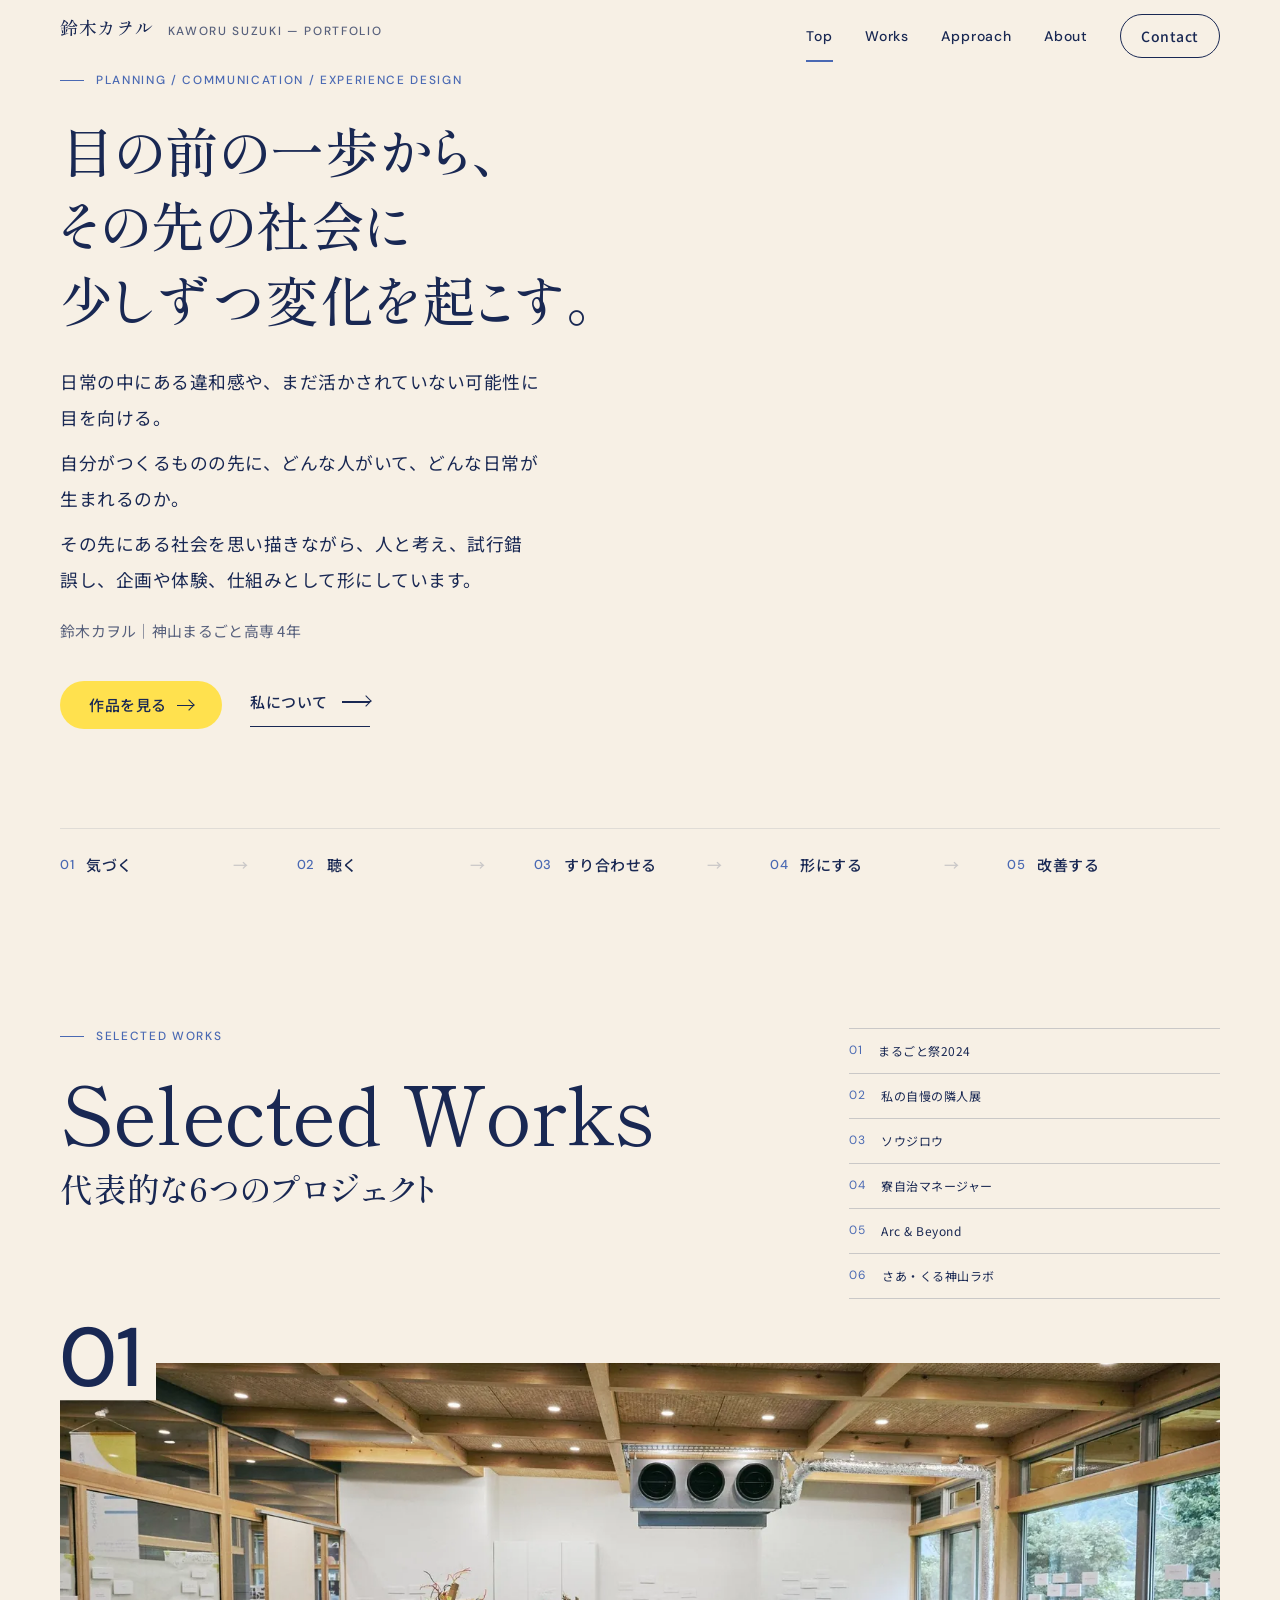
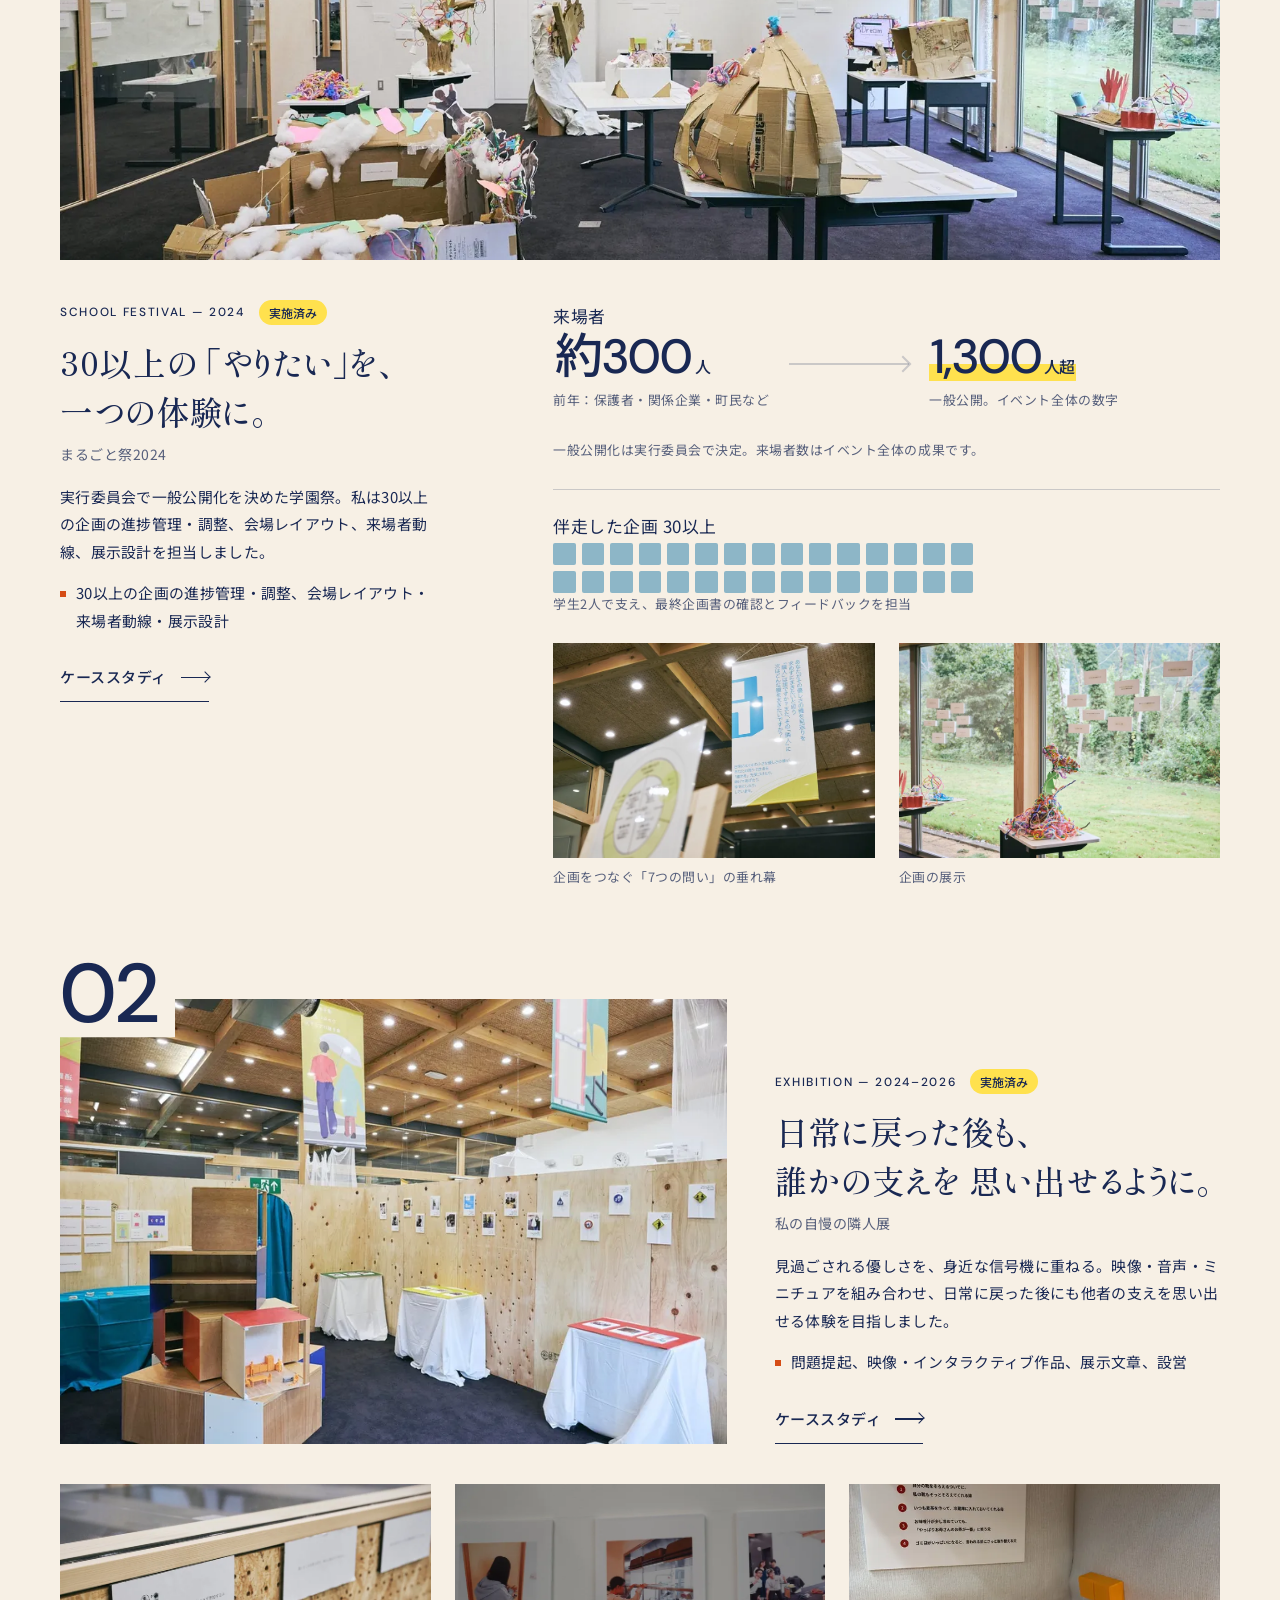
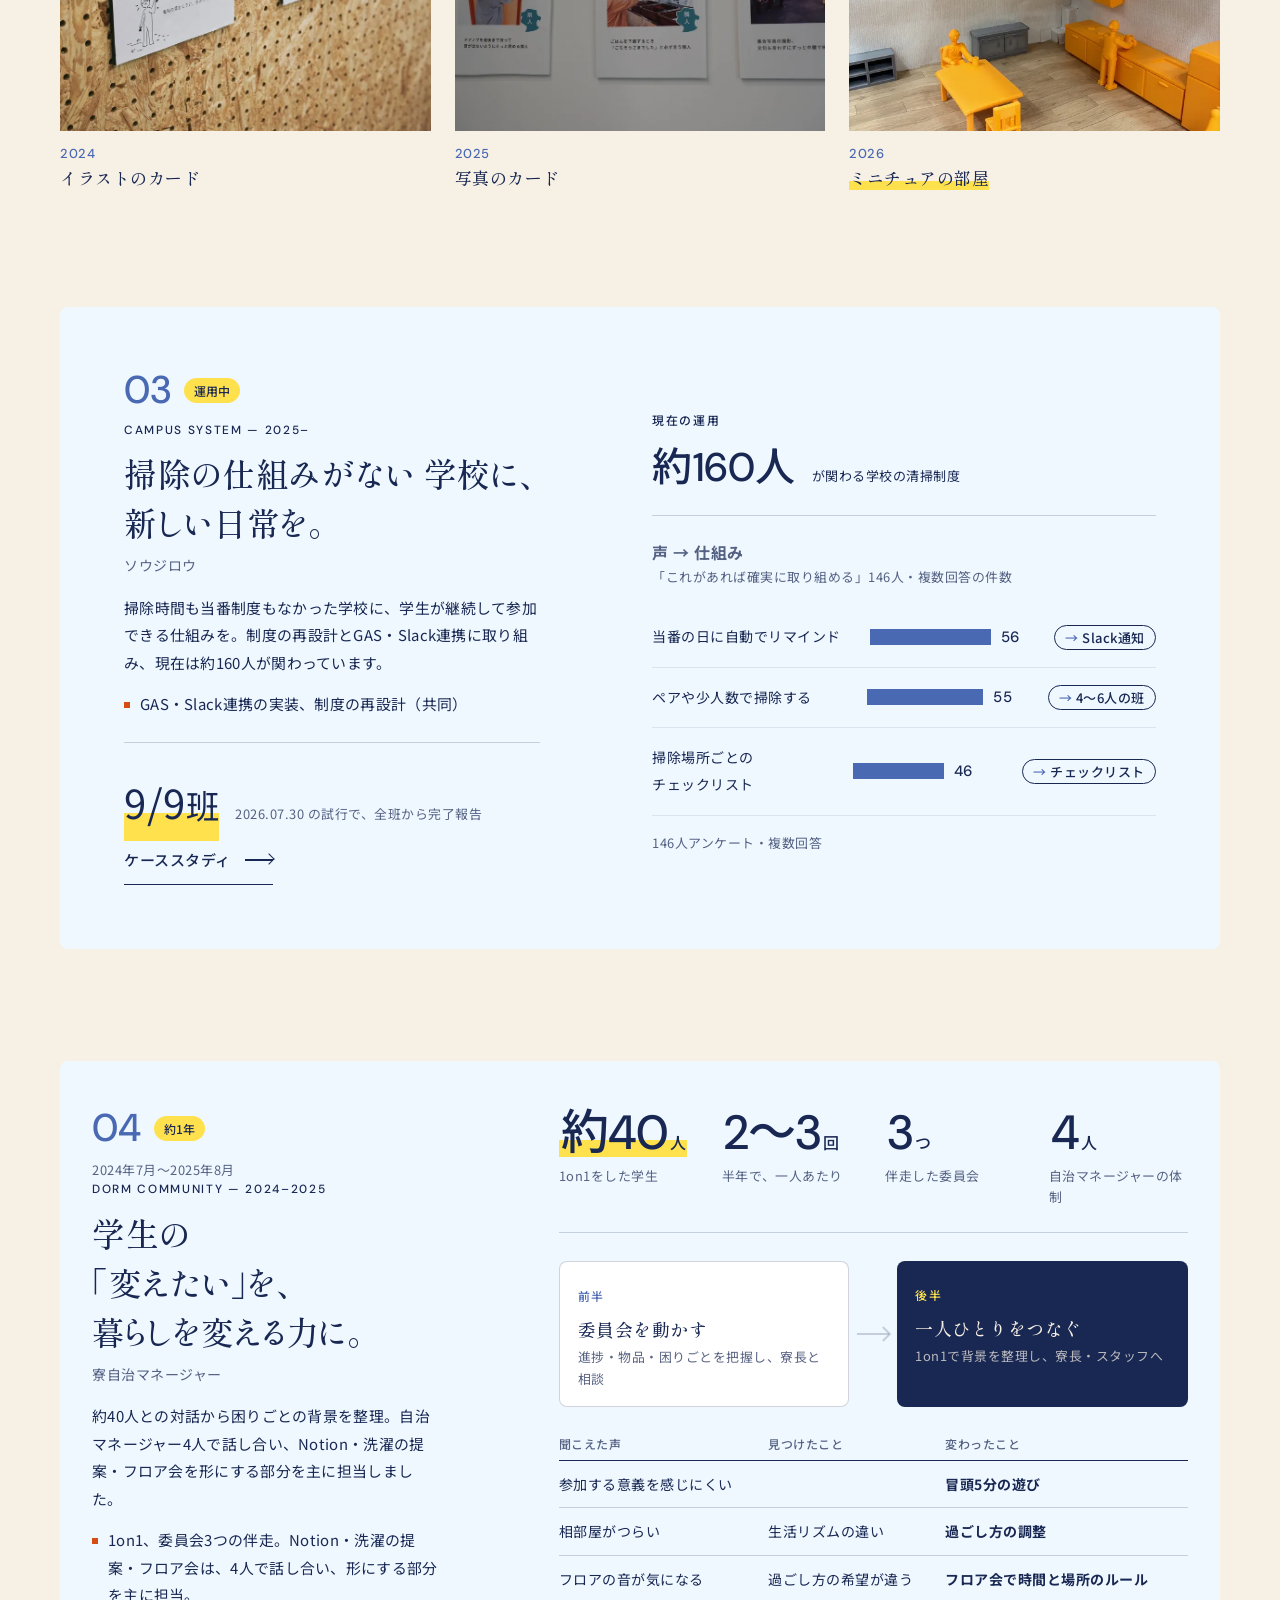
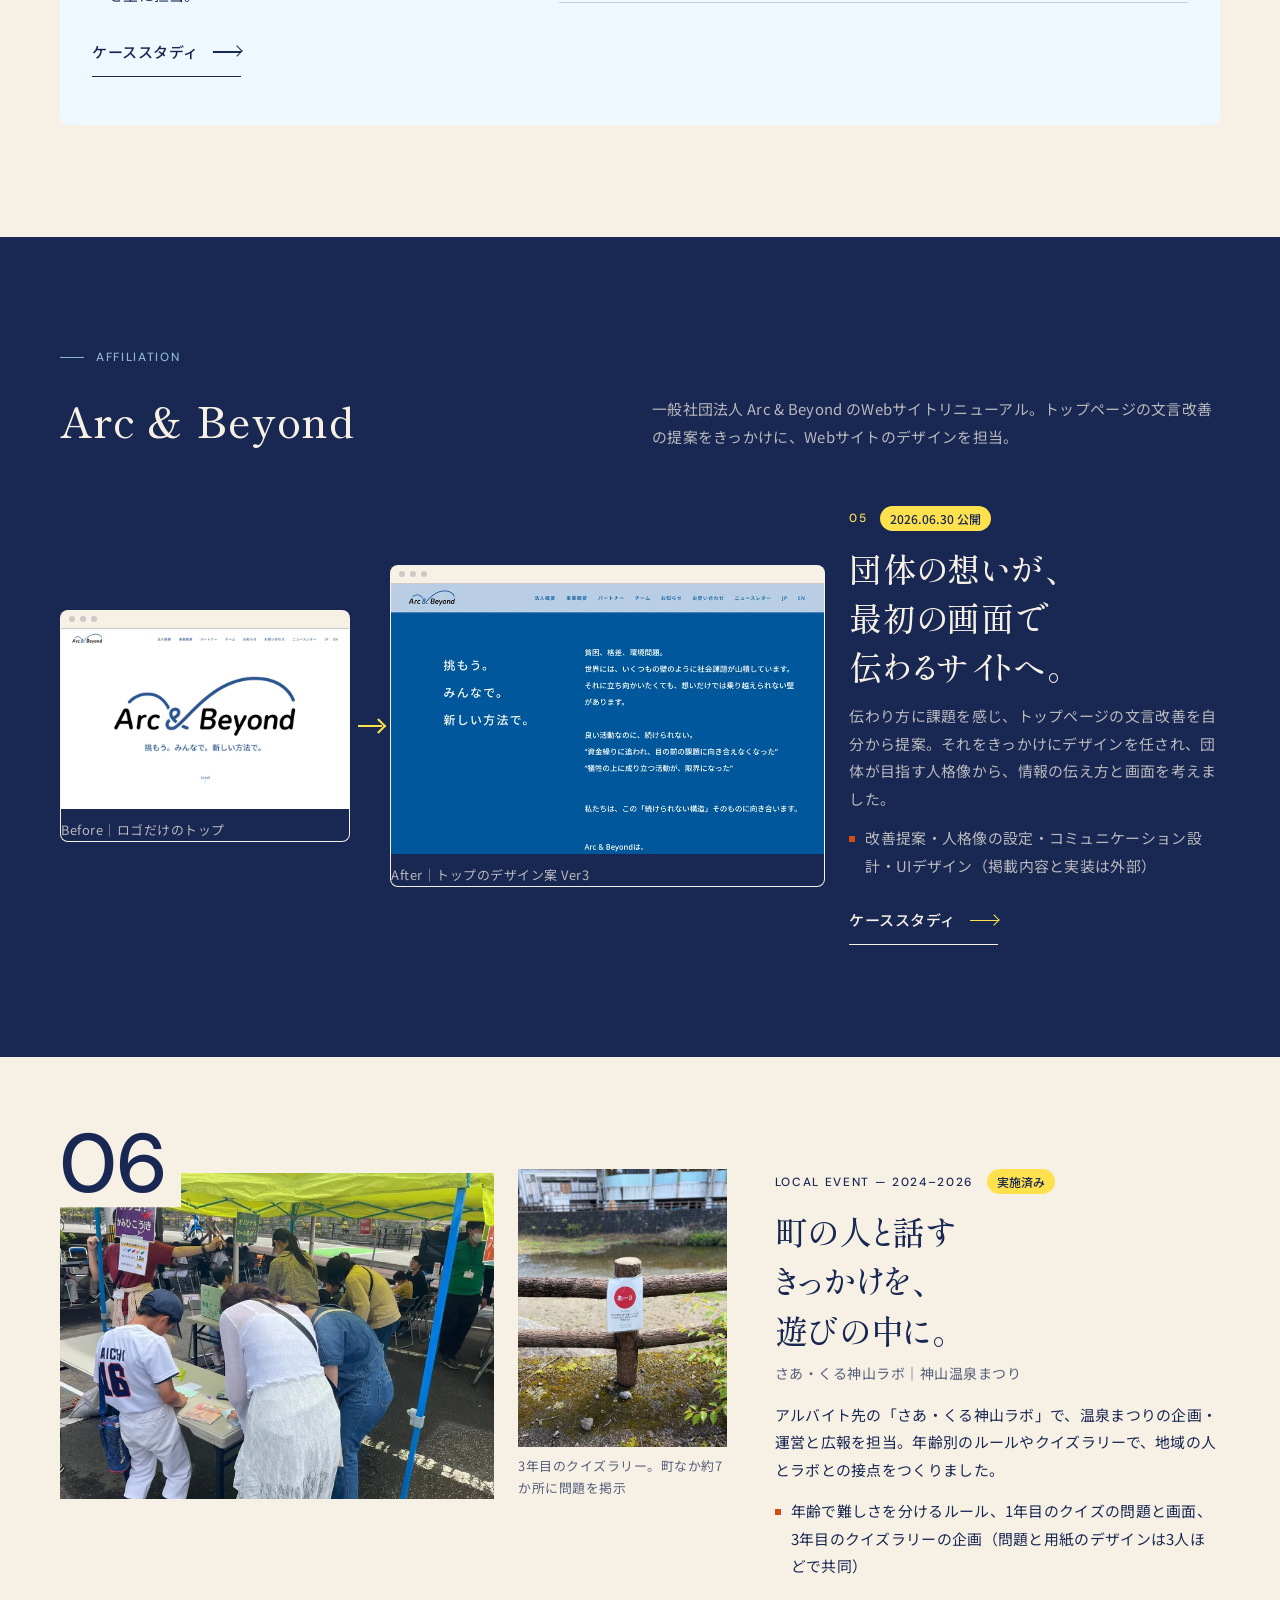
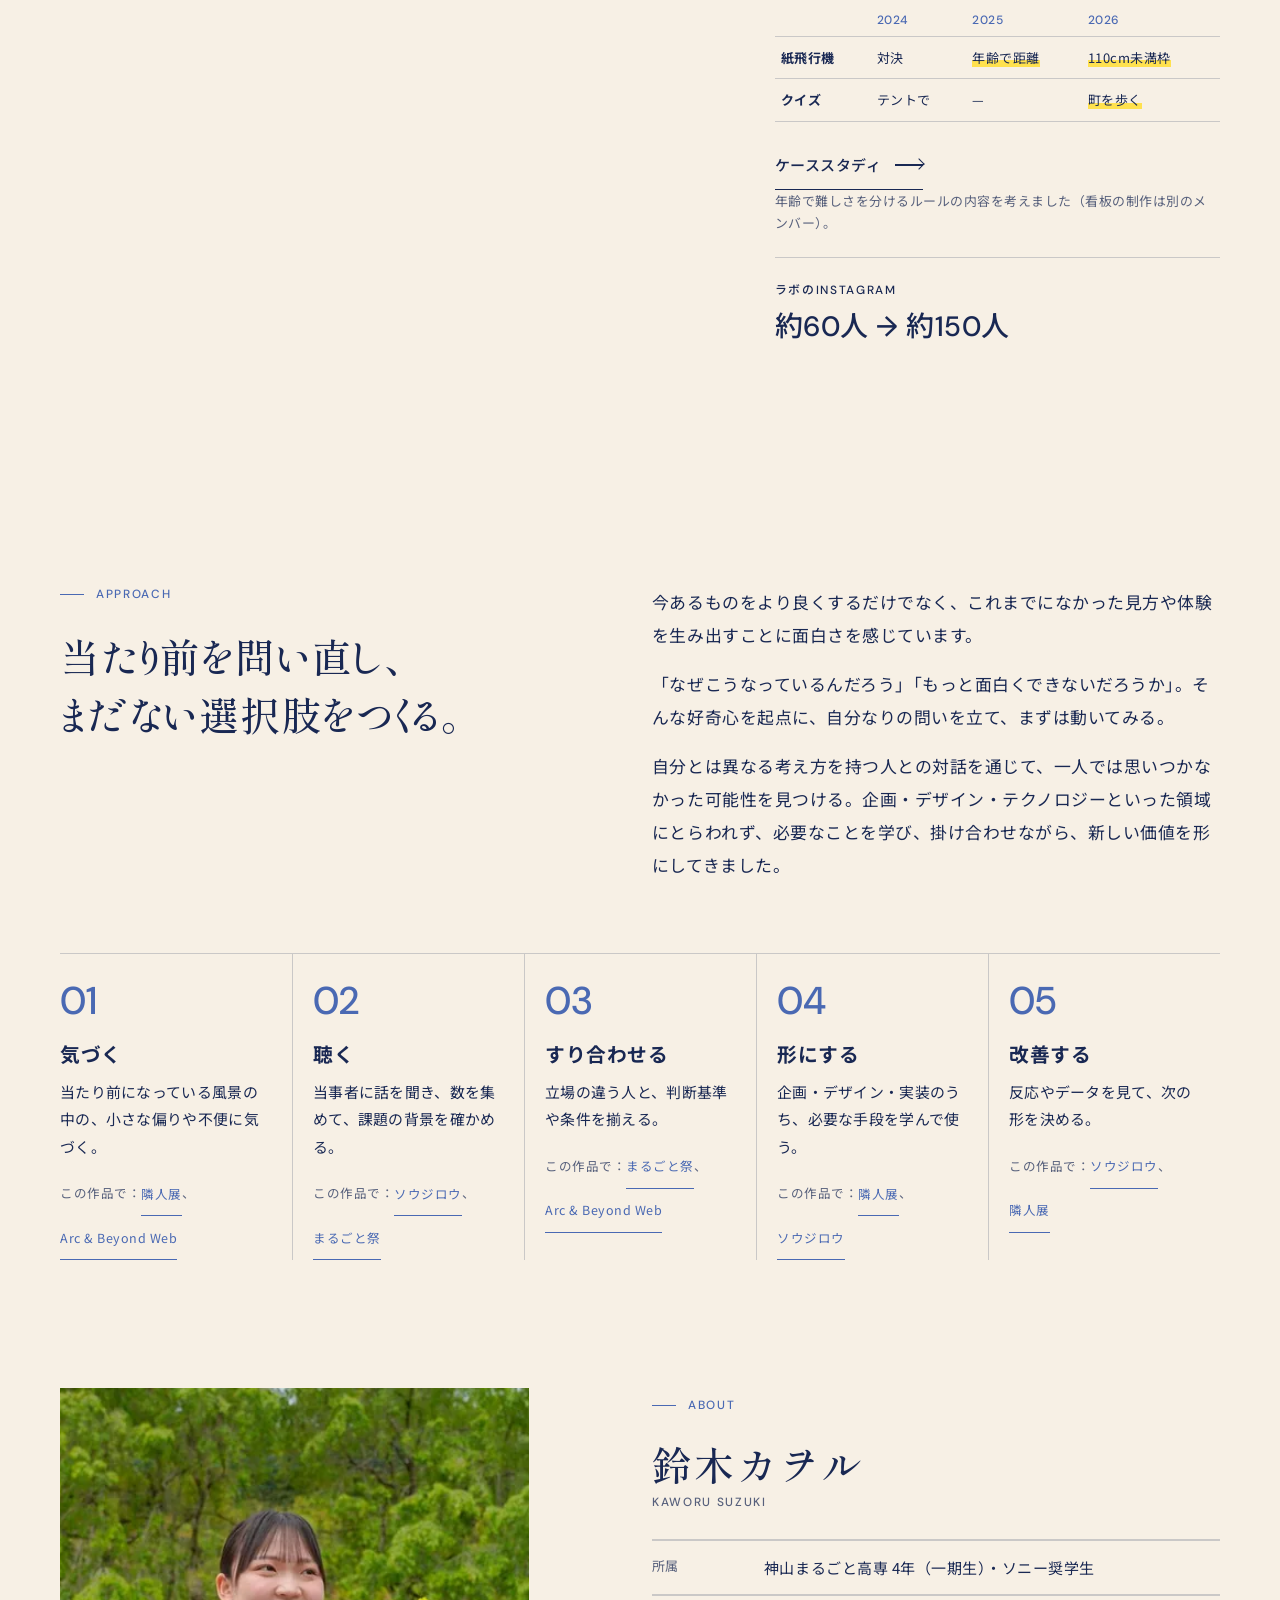
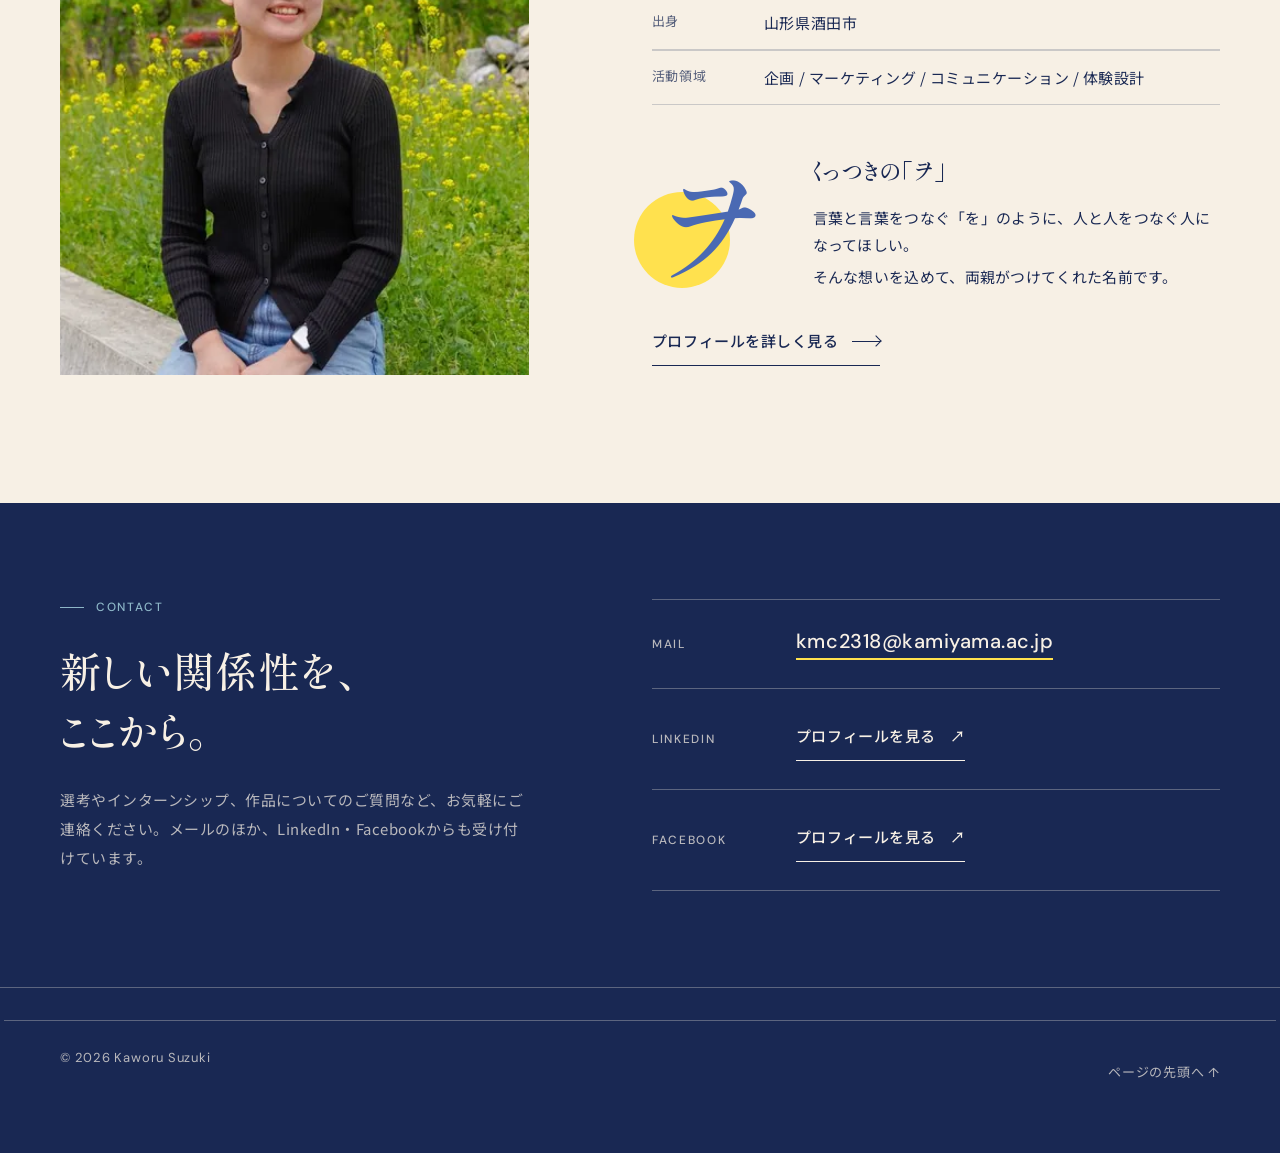
<file: index.html>
<!DOCTYPE html>
<html lang="ja">
<head>
<meta charset="UTF-8">
<meta name="viewport" content="width=device-width, initial-scale=1">
<title>鈴木カヲル ポートフォリオ｜企画・広報・体験デザイン</title>
<link rel="preconnect" href="https://fonts.googleapis.com">
<link rel="preconnect" href="https://fonts.gstatic.com" crossorigin>
<link rel="stylesheet" href="https://fonts.googleapis.com/css2?family=DM+Sans:wght@400..500&amp;family=Noto+Sans+JP:wght@400..700&amp;family=Shippori+Mincho:wght@400;500&amp;display=swap" media="print" onload="this.media=&#x27;all&#x27;">
<noscript>
<link rel="stylesheet" href="https://fonts.googleapis.com/css2?family=DM+Sans:wght@400..500&amp;family=Noto+Sans+JP:wght@400..700&amp;family=Shippori+Mincho:wght@400;500&amp;display=swap">
</noscript>
<meta name="description" content="人の声から、動きたくなる体験をつくる。鈴木カヲルの企画・広報・体験デザインのポートフォリオ。">
<link rel="stylesheet" href="css/tokens.css">
<link rel="stylesheet" href="css/base.css">
<link rel="stylesheet" href="css/components.css">
<link rel="stylesheet" href="css/pages.css">
<script src="js/site.js" defer>
</script>
<noscript>
<style>.home .menu-toggle{display:none}@media(max-width:767px){.home .site-header{height:auto;position:static}.home .site-header .wrap{flex-wrap:wrap;gap:16px;padding-block:16px}.home .site-nav{display:flex;gap:16px;flex-wrap:wrap}}</style>
</noscript>
<link rel="canonical" href="https://kmc2318.github.io/kmc2318_Portfolio/">
<meta property="og:type" content="website">
<meta property="og:locale" content="ja_JP">
<meta property="og:title" content="鈴木カヲル ポートフォリオ｜企画・広報・体験デザイン">
<meta property="og:description" content="人の声から、動きたくなる体験をつくる。">
<meta property="og:url" content="https://kmc2318.github.io/kmc2318_Portfolio/">
<meta property="og:image" content="https://kmc2318.github.io/kmc2318_Portfolio/assets/img/hero/blue-editorial-og.jpg">
<meta property="og:image:width" content="1200">
<meta property="og:image:height" content="630">
<meta name="twitter:card" content="summary_large_image">
</head>
<body id="top" class="home">
<a class="skip-link" href="#main">本文へスキップ</a>
<header class="site-header">
<div class="wrap">
<a class="logo brand" href="index.html">
<b>鈴木カヲル</b>
<span class="label">Kaworu Suzuki — Portfolio</span>
</a>
<nav class="nav site-nav" aria-label="メインナビゲーション">
<a href="#top" data-nav="top">Top</a>
<a class="" href="#works" aria-current="location">Works</a>
<a href="#approach" class="">Approach</a>
<a href="#about" class="">About</a>
<a class="btn btn--secondary btn--sm" href="#contact">Contact</a>
<span class="nav-indicator" aria-hidden="true">
</span>
</nav>
<button class="menu-btn menu-toggle" aria-label="メニューを開く" type="button" aria-expanded="false" aria-controls="mobile-menu">
<i>
</i>
</button>
</div>
</header>
<div class="mobile-menu dark" id="mobile-menu" role="dialog" aria-modal="true" aria-label="ナビゲーション" hidden>
<button class="mobile-close" type="button" aria-label="メニューを閉じる">×</button>
<nav>
<a href="#top">Top</a>
<a href="#works">Works</a>
<a href="#approach">Approach</a>
<a href="#about">About</a>
<a href="#contact">Contact</a>
</nav>
<a class="email" href="mailto:kmc2318@kamiyama.ac.jp">kmc2318@kamiyama.ac.jp</a>
</div>
<main id="main">
<section class="hero" aria-labelledby="hero-title">
<div class="wrap" style="flex:1;display:flex;width:100%">
<div class="hero__inner" style="width:100%">
<div class="hero__copy">
<p class="label eyebrow">Planning / Communication / Experience Design</p>
<h1 id="hero-title">
<span>目の前の一歩から、</span>
<span>その先の社会に</span>
<span>少しずつ変化を起こす。</span>
</h1>
<div class="hero__sub lead">
<p>日常の中にある違和感や、まだ活かされていない可能性に目を向ける。</p>
<p>自分がつくるものの先に、どんな人がいて、どんな日常が生まれるのか。</p>
<p>その先にある社会を思い描きながら、人と考え、試行錯誤し、企画や体験、仕組みとして形にしています。</p>
</div>
<p class="hero__profile body-s">鈴木カヲル｜神山まるごと高専 4年</p>
<div class="hero__cta">
<a class="btn btn--accent" href="#works">作品を見る<span class="arrow" aria-hidden="true">
</span>
</a>
<a class="text-link" href="#about">私について<span class="arrow" aria-hidden="true">
</span>
</a>
</div>
</div>
<figure class="hero__photo">
<picture data-asset="hero-approved">
<source media="(max-width:767px)" type="image/webp" srcset="assets/img/hero/hero-approved-mobile-480.webp 480w, assets/img/hero/hero-approved-mobile-800.webp 800w, assets/img/hero/hero-approved-mobile-1200.webp 1200w" sizes="100vw">
<source type="image/webp" srcset="assets/img/hero/hero-approved-800.webp 800w, assets/img/hero/hero-approved-1600.webp 1600w, assets/img/hero/hero-approved-2400.webp 2000w" sizes="100vw">
<img src="assets/img/hero/hero-approved-2400.jpg" alt="モールと段ボールで制作している様子" srcset="assets/img/hero/hero-approved-800.jpg 800w, assets/img/hero/hero-approved-1600.jpg 1600w, assets/img/hero/hero-approved-2400.jpg 2000w" sizes="100vw" width="2000" height="1333" data-full="assets/img/hero/hero-approved-2400.webp" decoding="async" fetchpriority="high">
</picture>
</figure>
</div>
</div>
<div class="wrap" style="width:100%">
<ol class="how how-i-work" aria-label="How I work">
<li>
<b>01</b>気づく</li>
<li>
<b>02</b>聴く</li>
<li>
<b>03</b>すり合わせる</li>
<li>
<b>04</b>形にする</li>
<li>
<b>05</b>改善する</li>
</ol>
</div>
</section>
<section id="works" style="padding-bottom:0" aria-labelledby="works-title">
<div class="wrap">
<div class="sec-head">
<div class="sec-head__main">
<p class="label eyebrow">Selected Works</p>
<h2 class="display-en" id="works-title">Selected Works</h2>
<p class="h-m">代表的な6つのプロジェクト</p>
</div>
<ol class="works-index">
<li>
<a href="#work-01">
<span>01</span> まるごと祭2024</a>
</li>
<li>
<a href="#work-04">
<span>02</span> 私の自慢の隣人展</a>
</li>
<li>
<a href="#work-05">
<span>03</span> ソウジロウ</a>
</li>
<li>
<a href="#work-07">
<span>04</span> 寮自治マネージャー</a>
</li>
<li>
<a href="#work-02">
<span>05</span> Arc &amp; Beyond</a>
</li>
<li>
<a href="#work-06">
<span>06</span> さあ・くる神山ラボ</a>
</li>
</ol>
</div>
<article class="work w01" id="work-01" data-work="marugoto-fes-2024">
<div class="w01__media">
<span class="bignum">01</span>
<button data-asset="festival-main" type="button" class="photo-button" data-lightbox="" aria-label="まるごと祭2024の展示会場を拡大">
<picture>
<source type="image/webp" srcset="assets/img/marugoto-fes-2024/festival-main-800.webp 800w, assets/img/marugoto-fes-2024/festival-main-1600.webp 1600w, assets/img/marugoto-fes-2024/festival-main-2400.webp 2400w" sizes="(max-width:767px) 100vw, 1160px">
<img src="assets/img/marugoto-fes-2024/festival-main-2400.jpg" alt="まるごと祭2024の展示会場" srcset="assets/img/marugoto-fes-2024/festival-main-800.jpg 800w, assets/img/marugoto-fes-2024/festival-main-1600.jpg 1600w, assets/img/marugoto-fes-2024/festival-main-2400.jpg 2400w" sizes="(max-width:767px) 100vw, 1160px" width="2400" height="1600" data-full="assets/img/marugoto-fes-2024/festival-main-2400.webp" decoding="async" loading="lazy">
</picture>
</button>
</div>
<div class="w01__body">
<div class="w-text">
<div class="meta-line">
<span class="label">School Festival — 2024</span>
<span class="status status--done">実施済み</span>
</div>
<h3 class="h-m">
<span class="phrase">30以上の</span>
<span class="phrase">「やりたい」を、</span>
<span class="phrase">一つの体験に。</span>
</h3>
<p class="w-name">まるごと祭2024</p>
<p class="body-s" data-summary="">実行委員会で一般公開化を決めた学園祭。私は30以上の企画の進捗管理・調整、会場レイアウト、来場者動線、展示設計を担当しました。</p>
<p class="role body-s">30以上の企画の進捗管理・調整、会場レイアウト・来場者動線・展示設計</p>
<a class="text-link" href="works/marugoto-fes-2024.html">
ケーススタディ<span class="arrow" aria-hidden="true">
</span>
</a>
</div>
<div class="w01__fig">
<div class="scale">
<div>
<p class="stat__label">来場者</p>
<span class="num-l">約300<small>人</small>
</span>
<p class="caption">前年：保護者・関係企業・町民など</p>
</div>
<span class="scale__arrow" aria-hidden="true">
</span>
<div>
<p class="stat__label">
</p>
<span class="num-l mk">1,300<small>人超</small>
</span>
<p class="caption">一般公開。イベント全体の数字</p>
</div>

<p class="caption">一般公開化は実行委員会で決定。来場者数はイベント全体の成果です。</p>
</div>
<div class="dots">
<p class="stat__label">伴走した企画 30以上</p>
<div class="dots__grid" aria-label="30以上の企画を表すドット（概念図）" role="img">
<i>
</i>
<i>
</i>
<i>
</i>
<i>
</i>
<i>
</i>
<i>
</i>
<i>
</i>
<i>
</i>
<i>
</i>
<i>
</i>
<i>
</i>
<i>
</i>
<i>
</i>
<i>
</i>
<i>
</i>
<i>
</i>
<i>
</i>
<i>
</i>
<i>
</i>
<i>
</i>
<i>
</i>
<i>
</i>
<i>
</i>
<i>
</i>
<i>
</i>
<i>
</i>
<i>
</i>
<i>
</i>
<i>
</i>
<i>
</i>
</div>
<p class="caption">学生2人で支え、最終企画書の確認とフィードバックを担当</p>
</div>
<div class="pair">
<figure>
<button data-asset="festival-question" type="button" class="photo-button" data-lightbox="" aria-label="会場に吊るした問いの垂れ幕を拡大">
<picture>
<source type="image/webp" srcset="assets/img/marugoto-fes-2024/festival-question-800.webp 800w, assets/img/marugoto-fes-2024/festival-question-1600.webp 1600w" sizes="(max-width:767px) 50vw, 360px">
<img src="assets/img/marugoto-fes-2024/festival-question-1600.jpg" alt="会場に吊るした問いの垂れ幕" srcset="assets/img/marugoto-fes-2024/festival-question-800.jpg 800w, assets/img/marugoto-fes-2024/festival-question-1600.jpg 1600w" sizes="(max-width:767px) 50vw, 360px" width="1600" height="1067" data-full="assets/img/marugoto-fes-2024/festival-question-1600.webp" decoding="async" loading="lazy">
</picture>
</button>
<figcaption class="caption">企画をつなぐ「7つの問い」の垂れ幕</figcaption>
</figure>
<figure>
<button data-asset="festival-window" type="button" class="photo-button" data-lightbox="" aria-label="窓際の展示を拡大">
<picture>
<source type="image/webp" srcset="assets/img/marugoto-fes-2024/festival-window-800.webp 800w, assets/img/marugoto-fes-2024/festival-window-1600.webp 1600w" sizes="(max-width:767px) 50vw, 360px">
<img src="assets/img/marugoto-fes-2024/festival-window-1600.jpg" alt="窓際の展示" srcset="assets/img/marugoto-fes-2024/festival-window-800.jpg 800w, assets/img/marugoto-fes-2024/festival-window-1600.jpg 1600w" sizes="(max-width:767px) 50vw, 360px" width="1600" height="1067" data-full="assets/img/marugoto-fes-2024/festival-window-1600.webp" decoding="async" loading="lazy">
</picture>
</button>
<figcaption class="caption">企画の展示</figcaption>
</figure>
</div>
</div>
</div>
</article>
<article class="work w04" id="work-04" data-work="neighbors-exhibition">
<div class="w04__top">
<div class="w04__media">
<span class="bignum">02</span>
<button data-asset="neighbors-main" type="button" class="photo-button" data-lightbox="" aria-label="2026年の私の自慢の隣人展の会場を拡大">
<picture>
<source type="image/webp" srcset="assets/img/neighbors-exhibition/neighbors-main-800.webp 800w, assets/img/neighbors-exhibition/neighbors-main-1600.webp 1600w" sizes="(max-width:767px) 100vw, 670px">
<img src="assets/img/neighbors-exhibition/neighbors-main-1600.jpg" alt="2026年の私の自慢の隣人展の会場" srcset="assets/img/neighbors-exhibition/neighbors-main-800.jpg 800w, assets/img/neighbors-exhibition/neighbors-main-1600.jpg 1600w" sizes="(max-width:767px) 100vw, 670px" width="1600" height="1067" data-full="assets/img/neighbors-exhibition/neighbors-main-1600.webp" decoding="async" loading="lazy">
</picture>
</button>
</div>
<div class="w-text">
<div class="meta-line">
<span class="label">Exhibition — 2024–2026</span>
<span class="status status--done">実施済み</span>
</div>
<h3 class="h-m">
<span class="phrase">日常に戻った後も、</span>
<span class="phrase">誰かの支えを</span>
<span class="phrase">思い出せるように。</span>
</h3>
<p class="w-name">私の自慢の隣人展</p>
<p class="body-s" data-summary="">見過ごされる優しさを、身近な信号機に重ねる。映像・音声・ミニチュアを組み合わせ、日常に戻った後にも他者の支えを思い出せる体験を目指しました。</p>
<p class="role body-s">問題提起、映像・インタラクティブ作品、展示文章、設営</p>
<a class="text-link" href="works/neighbors-exhibition.html">
ケーススタディ<span class="arrow" aria-hidden="true">
</span>
</a>
</div>
</div>
<ol class="years">
<li>
<button data-asset="neighbors-2024" type="button" class="photo-button" data-lightbox="" aria-label="2024年の展示を拡大">
<picture>
<source type="image/webp" srcset="assets/img/neighbors-exhibition/neighbors-2024-800.webp 800w, assets/img/neighbors-exhibition/neighbors-2024-1600.webp 1600w" sizes="(max-width:767px) 50vw, 360px">
<img src="assets/img/neighbors-exhibition/neighbors-2024-1600.jpg" alt="2024年の展示" srcset="assets/img/neighbors-exhibition/neighbors-2024-800.jpg 800w, assets/img/neighbors-exhibition/neighbors-2024-1600.jpg 1600w" sizes="(max-width:767px) 50vw, 360px" width="1600" height="1067" data-full="assets/img/neighbors-exhibition/neighbors-2024-1600.webp" decoding="async" loading="lazy">
</picture>
</button>
<b>2024</b>
<span>イラストのカード</span>
</li>
<li>
<button data-asset="neighbors-2025" type="button" class="photo-button" data-lightbox="" aria-label="2025年の展示を拡大">
<picture>
<source type="image/webp" srcset="assets/img/neighbors-exhibition/neighbors-2025-800.webp 800w, assets/img/neighbors-exhibition/neighbors-2025-1600.webp 1600w" sizes="(max-width:767px) 50vw, 360px">
<img src="assets/img/neighbors-exhibition/neighbors-2025-1600.jpg" alt="2025年の展示" srcset="assets/img/neighbors-exhibition/neighbors-2025-800.jpg 800w, assets/img/neighbors-exhibition/neighbors-2025-1600.jpg 1600w" sizes="(max-width:767px) 50vw, 360px" width="1600" height="1067" data-full="assets/img/neighbors-exhibition/neighbors-2025-1600.webp" decoding="async" loading="lazy">
</picture>
</button>
<b>2025</b>
<span>写真のカード</span>
</li>
<li>
<button data-asset="neighbors-2026" type="button" class="photo-button" data-lightbox="" aria-label="2026年の展示を拡大">
<picture>
<source type="image/webp" srcset="assets/img/neighbors-exhibition/neighbors-2026-800.webp 600w, assets/img/neighbors-exhibition/neighbors-2026-1600.webp 1200w" sizes="(max-width:767px) 50vw, 360px">
<img src="assets/img/neighbors-exhibition/neighbors-2026-1600.jpg" alt="2026年の展示" srcset="assets/img/neighbors-exhibition/neighbors-2026-800.jpg 600w, assets/img/neighbors-exhibition/neighbors-2026-1600.jpg 1200w" sizes="(max-width:767px) 50vw, 360px" width="1200" height="1600" data-full="assets/img/neighbors-exhibition/neighbors-2026-1600.webp" decoding="async" loading="lazy">
</picture>
</button>
<b>2026</b>
<span>ミニチュアの部屋</span>
</li>
</ol>
</article>
<article class="work data" id="work-05" data-work="soujirou">

<div class="data__text">
<div class="meta-line">
<span class="num" style="color:var(--c-blue)">03</span>
<span class="status status--done">運用中</span>
</div>
<p class="label" style="margin-bottom:10px">Campus System — 2025–</p>
<h3 class="h-m">
<span class="phrase">掃除の仕組みがない</span>
<span class="phrase">学校に、</span>
<span class="phrase">新しい日常を。</span>
</h3>
<p class="w-name">ソウジロウ</p>
<p class="body-s" data-summary="">掃除時間も当番制度もなかった学校に、学生が継続して参加できる仕組みを。制度の再設計とGAS・Slack連携に取り組み、現在は約160人が関わっています。</p>
<p class="role body-s">GAS・Slack連携の実装、制度の再設計（共同）</p>
<div class="trial">
<span class="stat__value" style="white-space:nowrap">9/9<small>班</small>
</span>
<p class="caption">2026.07.30 の試行で、全班から完了報告</p>

</div>
<a class="text-link" href="works/soujirou.html">
ケーススタディ<span class="arrow" aria-hidden="true">
</span>
</a>
</div>
<figure class="data__chart">
<div class="current-operation">
<span class="label">現在の運用</span>
<p>
<strong>約160人</strong>
<span>が関わる学校の清掃制度</span>
</p>
</div>
<figcaption class="h-s" style="font-size:16px">声 → 仕組み<span class="caption" style="display:block;font-weight:400">「これがあれば確実に取り組める」146人・複数回答の件数</span>
</figcaption>
<ol class="map" aria-hidden="true">
<li>
<span class="map__v">当番の日に<wbr>自動でリマインド</span>
<span class="bar">
<i style="--v:56">
</i>
<b>56</b>
</span>
<span class="map__s">Slack通知</span>
</li>
<li>
<span class="map__v">ペアや少人数で<wbr>掃除する</span>
<span class="bar">
<i style="--v:55">
</i>
<b>55</b>
</span>
<span class="map__s">4〜6人の班</span>
</li>
<li>
<span class="map__v">掃除場所ごとの<wbr>チェックリスト</span>
<span class="bar">
<i style="--v:46">
</i>
<b>46</b>
</span>
<span class="map__s">チェックリスト</span>
</li>
</ol>
<p class="caption chart-source">146人アンケート・複数回答</p>
<div class="sr-only">
<table>
<caption>「これがあれば確実に取り組める」の回答件数と仕組み</caption>
<thead>
<tr>
<th scope="col">回答</th>
<th scope="col">件数</th>
<th scope="col">仕組み</th>
</tr>
</thead>
<tbody>
<tr>
<th scope="row">当番の日に自動でリマインド</th>
<td>56</td>
<td>Slack通知</td>
</tr>
<tr>
<th scope="row">ペアや少人数で掃除する</th>
<td>55</td>
<td>4〜6人の班</td>
</tr>
<tr>
<th scope="row">掃除場所ごとのチェックリスト</th>
<td>46</td>
<td>チェックリスト</td>
</tr>
</tbody>
</table>
</div>
</figure>
</article>
<article class="w07" id="work-07" data-work="dorm">
<div class="w-text">
<div class="meta-line">
<span class="num" style="color:var(--c-blue)">04</span>
<span class="status status--done">約1年</span>
</div>
<p class="caption">2024年7月〜2025年8月</p>
<p class="label" style="margin-bottom:10px">Dorm Community — 2024–2025</p>
<h3 class="h-m">学生の<br>「変えたい」を、<br>暮らしを変える力に。</h3>
<p class="w-name">寮自治マネージャー</p>
<p class="body-s" data-summary="">約40人との対話から困りごとの背景を整理。自治マネージャー4人で話し合い、Notion・洗濯の提案・フロア会を形にする部分を主に担当しました。</p>
<p class="role body-s">1on1、委員会3つの伴走。Notion・洗濯の提案・フロア会は、4人で話し合い、形にする部分を主に担当。</p>
<a class="text-link" href="works/dorm.html">
ケーススタディ<span class="arrow" aria-hidden="true">
</span>
</a>
</div>
<div class="w07__fig">
<div class="kpis">
<div>
<span class="num-l mk">約40<small>人</small>
</span>
<p class="caption">1on1をした学生</p>
</div>
<div>
<span class="num-l">2〜3<small>回</small>
</span>
<p class="caption">半年で、一人あたり</p>
</div>
<div>
<span class="num-l">3<small>つ</small>
</span>
<p class="caption">伴走した委員会</p>
</div>
<div>
<span class="num-l">4<small>人</small>
</span>
<p class="caption">自治マネージャーの体制</p>
</div>
</div>
<div class="shift">
<div class="shift__a">
<b class="label">前半</b>
<p>委員会を動かす</p>
<span class="caption">進捗・物品・困りごとを把握し、寮長と相談</span>
</div>
<span class="shift__arrow" aria-hidden="true">
</span>
<div class="shift__b">
<b class="label">後半</b>
<p>一人ひとりをつなぐ</p>
<span class="caption">1on1で背景を整理し、寮長・スタッフへ</span>
</div>
</div>
<table class="vt">
<thead>
<tr>
<th>聞こえた声</th>
<th>見つけたこと</th>
<th>変わったこと</th>
</tr>
</thead>
<tbody>
<tr>
<td>参加する意義を感じにくい</td>
<td class="pending-cell">

</td>
<td>冒頭5分の遊び</td>
</tr>
<tr>
<td>相部屋がつらい</td>
<td>生活リズムの違い</td>
<td>過ごし方の調整</td>
</tr>
<tr>
<td>フロアの音が気になる</td>
<td>過ごし方の希望が違う</td>
<td>フロア会で時間と場所のルール</td>
</tr>
</tbody>
</table>
</div>

</article>
</div>
<div class="aff dark">
<div class="wrap">
<div class="aff__head">
<div>
<p class="label eyebrow">Affiliation</p>
<h3 class="h-l" style="margin-top:16px">Arc &amp; Beyond</h3>
</div>
<p class="body-s">一般社団法人 Arc &amp; Beyond のWebサイトリニューアル。トップページの文言改善の提案をきっかけに、Webサイトのデザインを担当。</p>
</div>
<article class="ab" id="work-02" data-work="arc-beyond-web">
<div class="ab__fig">
<figure class="bw bw--before">
<div class="bw__bar">
<i>
</i>
<i>
</i>
<i>
</i>
</div>
<button data-asset="web-before" type="button" class="photo-button" data-lightbox="" aria-label="リニューアル前のサイト構成から切り出したトップ画面を拡大">
<picture>
<source type="image/webp" srcset="assets/img/arc-beyond-web/web-before-800.webp 800w, assets/img/arc-beyond-web/web-before-1600.webp 1077w" sizes="(max-width:767px) calc(100vw - 40px), 290px">
<img src="assets/img/arc-beyond-web/web-before-1600.jpg" alt="リニューアル前のサイト構成から切り出したトップ画面" srcset="assets/img/arc-beyond-web/web-before-800.jpg 800w, assets/img/arc-beyond-web/web-before-1600.jpg 1077w" sizes="(max-width:767px) calc(100vw - 40px), 290px" width="1077" height="670" data-full="assets/img/arc-beyond-web/web-before-1600.webp" decoding="async" loading="lazy">
</picture>
</button>
<figcaption class="caption">Before｜ロゴだけのトップ</figcaption>
</figure>
<span class="ab__arrow" aria-hidden="true">
</span>
<figure class="bw bw--after">
<div class="bw__bar">
<i>
</i>
<i>
</i>
<i>
</i>
</div>
<button data-asset="web-after" type="button" class="photo-button" data-lightbox="" aria-label="トップページのデザイン案 Ver3を拡大">
<picture>
<source type="image/webp" srcset="assets/img/arc-beyond-web/web-after-800.webp 800w, assets/img/arc-beyond-web/web-after-1600.webp 1280w" sizes="(max-width:767px) calc(100vw - 40px), 435px">
<img src="assets/img/arc-beyond-web/web-after-1600.jpg" alt="トップページのデザイン案 Ver3" srcset="assets/img/arc-beyond-web/web-after-800.jpg 800w, assets/img/arc-beyond-web/web-after-1600.jpg 1280w" sizes="(max-width:767px) calc(100vw - 40px), 435px" width="1280" height="800" data-full="assets/img/arc-beyond-web/web-after-1600.webp" decoding="async" loading="lazy">
</picture>
</button>
<figcaption class="caption">After｜トップのデザイン案 Ver3</figcaption>
</figure>
</div>
<div class="ab__text">
<p class="pno label">05 <span class="status status--done" style="letter-spacing:0">2026.06.30 公開</span>
</p>
<h4 class="h-m">団体の想いが、<br>最初の画面で<br>伝わるサイトへ。</h4>
<p class="body-s" data-summary="">伝わり方に課題を感じ、トップページの文言改善を自分から提案。それをきっかけにデザインを任され、団体が目指す人格像から、情報の伝え方と画面を考えました。</p>
<p class="role body-s">改善提案・人格像の設定・コミュニケーション設計・UIデザイン（掲載内容と実装は外部）</p>
<a class="text-link" href="works/arc-beyond-web.html">
ケーススタディ<span class="arrow" aria-hidden="true">
</span>
</a>
</div>
</article>
</div>
</div>
<div class="wrap">
<article class="work w06" id="work-06" data-work="saakuru">

<div class="w06__media">
<span class="bignum">06</span>
<button data-asset="saakuru-tent" class="w06__a photo-button" type="button" data-lightbox="" aria-label="2年目の体験ブースのテントを拡大">
<picture>
<source type="image/webp" srcset="assets/img/saakuru/saakuru-tent-800.webp 800w, assets/img/saakuru/saakuru-tent-1600.webp 1600w" sizes="(max-width:767px) 100vw, 470px">
<img src="assets/img/saakuru/saakuru-tent-1600.jpg" alt="2年目の体験ブースのテント" srcset="assets/img/saakuru/saakuru-tent-800.jpg 800w, assets/img/saakuru/saakuru-tent-1600.jpg 1600w" sizes="(max-width:767px) 100vw, 470px" width="1600" height="1067" data-full="assets/img/saakuru/saakuru-tent-1600.webp" decoding="async" loading="lazy">
</picture>
</button>
<figure class="w06__b">
<button data-asset="saakuru-rally" type="button" class="photo-button" data-lightbox="" aria-label="町なかの柵に貼ったクイズラリーの問題を拡大">
<picture>
<source type="image/webp" srcset="assets/img/saakuru/saakuru-rally-800.webp 600w, assets/img/saakuru/saakuru-rally-1600.webp 1200w" sizes="(max-width:767px) 50vw, 360px">
<img src="assets/img/saakuru/saakuru-rally-1600.jpg" alt="町なかの柵に貼ったクイズラリーの問題" srcset="assets/img/saakuru/saakuru-rally-800.jpg 600w, assets/img/saakuru/saakuru-rally-1600.jpg 1200w" sizes="(max-width:767px) 50vw, 360px" width="1200" height="1600" data-full="assets/img/saakuru/saakuru-rally-1600.webp" decoding="async" loading="lazy">
</picture>
</button>
<figcaption class="caption">3年目のクイズラリー。町なか約7か所に問題を掲示</figcaption>
</figure>
</div>
<div class="w-text">
<div class="meta-line">
<span class="label">Local Event — 2024–2026</span>
<span class="status status--done">実施済み</span>
</div>
<h3 class="h-m">町の人と話す<br>きっかけを、<br>遊びの中に。</h3>
<p class="w-name">さあ・くる神山ラボ｜神山温泉まつり</p>
<p class="body-s" data-summary="">アルバイト先の「さあ・くる神山ラボ」で、温泉まつりの企画・運営と広報を担当。年齢別のルールやクイズラリーで、地域の人とラボとの接点をつくりました。</p>
<p class="role body-s">年齢で難しさを分けるルール、1年目のクイズの問題と画面、3年目のクイズラリーの企画（問題と用紙のデザインは3人ほどで共同）</p>
<table class="yt">
<thead>
<tr>
<th>
</th>
<th>2024</th>
<th>2025</th>
<th>2026</th>
</tr>
</thead>
<tbody>
<tr>
<th>紙飛行機</th>
<td>対決</td>
<td>
<span class="ym">年齢で距離</span>
</td>
<td>
<span class="ym">110cm未満枠</span>
</td>
</tr>
<tr>
<th>クイズ</th>
<td>テントで</td>
<td>—</td>
<td>
<span class="ym">町を歩く</span>
</td>
</tr>
</tbody>
</table>
<a class="text-link" href="works/saakuru.html">
ケーススタディ<span class="arrow" aria-hidden="true">
</span>
</a>
<p class="caption">年齢で難しさを分けるルールの内容を考えました（看板の制作は別のメンバー）。</p>
<p class="local-followers">
<span class="label">ラボのInstagram</span>
<strong>約60人 → 約150人</strong>
</p>
</div>
</article>
</div>
</section>
<section id="approach">
<div class="wrap">
<div class="ap-head">
<div>
<p class="label eyebrow">Approach</p>
<h2 class="h-l" style="margin-top:20px;word-break:keep-all">当たり前を<wbr>問い直し、<br>まだない<wbr>選択肢をつくる。</h2>
</div>
<div>
<p>今あるものをより良くするだけでなく、これまでになかった見方や体験を生み出すことに面白さを感じています。</p>
<p>「なぜこうなっているんだろう」「もっと面白くできないだろうか」。そんな好奇心を起点に、自分なりの問いを立て、まずは動いてみる。</p>
<p>自分とは異なる考え方を持つ人との対話を通じて、一人では思いつかなかった可能性を見つける。企画・デザイン・テクノロジーといった領域にとらわれず、必要なことを学び、掛け合わせながら、新しい価値を形にしてきました。</p>
</div>
</div>
<div class="steps">
<div>
<span class="num">01</span>
<h3 class="h-s">気づく</h3>
<p class="body-s">当たり前になっている風景の中の、小さな偏りや不便に気づく。</p>
<p class="in">この作品で：<a href="#work-04">隣人展</a>、<a href="#work-02">Arc &amp; Beyond Web</a>
</p>
</div>
<div>
<span class="num">02</span>
<h3 class="h-s">聴く</h3>
<p class="body-s">当事者に話を聞き、数を集めて、課題の背景を確かめる。</p>
<p class="in">この作品で：<a href="#work-05">ソウジロウ</a>、<a href="#work-01">まるごと祭</a>
</p>
</div>
<div>
<span class="num">03</span>
<h3 class="h-s">すり合わせる</h3>
<p class="body-s">立場の違う人と、判断基準や条件を揃える。</p>
<p class="in">この作品で：<a href="#work-01">まるごと祭</a>、<a href="#work-02">Arc &amp; Beyond Web</a>
</p>
</div>
<div>
<span class="num">04</span>
<h3 class="h-s">形にする</h3>
<p class="body-s">企画・デザイン・実装のうち、必要な手段を学んで使う。</p>
<p class="in">この作品で：<a href="#work-04">隣人展</a>、<a href="#work-05">ソウジロウ</a>
</p>
</div>
<div>
<span class="num">05</span>
<h3 class="h-s">改善する</h3>
<p class="body-s">反応やデータを見て、次の形を決める。</p>
<p class="in">この作品で：<a href="#work-05">ソウジロウ</a>、<a href="#work-04">隣人展</a>
</p>
</div>
</div>
<div class="profile" id="about">
<picture data-asset="profile-approved">
<source type="image/webp" srcset="assets/img/profile/profile-approved-800.webp 800w, assets/img/profile/profile-approved-1600.webp 1000w" sizes="(max-width:767px) 100vw, 470px">
<img src="assets/img/profile/profile-approved-1600.jpg" alt="鈴木カヲルの写真" srcset="assets/img/profile/profile-approved-800.jpg 800w, assets/img/profile/profile-approved-1600.jpg 1000w" sizes="(max-width:767px) 100vw, 470px" width="1000" height="666" data-full="assets/img/profile/profile-approved-1600.webp" decoding="async" loading="lazy">
</picture>
<div class="profile__body">
<p class="label eyebrow">About</p>
<h2 class="profile__name">鈴木カヲル</h2>
<p class="label" style="color:var(--c-navy-72)">Kaworu Suzuki</p>
<dl class="ptable">
<div>
<dt>所属</dt>
<dd>神山まるごと高専 4年（一期生）・ソニー奨学生</dd>
</div>
<div>
<dt>出身</dt>
<dd>山形県酒田市</dd>
</div>
<div>
<dt>活動領域</dt>
<dd>企画 / マーケティング / コミュニケーション / 体験設計</dd>
</div>
</dl>
<div class="wo">
<span class="wo__mark" aria-hidden="true">ヲ</span>
<div class="wo__text">
<h3 class="wo__title">くっつきの「ヲ」</h3>
<p class="body-s">言葉と言葉を<wbr>つなぐ「を」のように、<wbr>人と人を<wbr>つなぐ人に<wbr>なってほしい。</p>
<p class="body-s">そんな想いを<wbr>込めて、<wbr>両親が<wbr>つけてくれた<wbr>名前です。</p>
</div>
</div>
<a class="text-link" href="about.html">プロフィールを詳しく見る<span class="arrow" aria-hidden="true">
</span>
</a>
</div>
</div>
</div>
</section>
<section class="contact dark" id="contact">
<div class="wrap contact__grid">
<div class="contact__left">
<p class="label eyebrow">Contact</p>
<h2 class="h-l">新しい関係性を、<br>ここから。</h2>
<p>選考やインターンシップ、作品についてのご質問など、お気軽にご連絡ください。メールのほか、LinkedIn・Facebookからも受け付けています。</p>
</div>
<div class="contact-links">
<ul class="contact-list">
<li>
<span class="label">Mail</span>
<a class="mail" href="mailto:kmc2318@kamiyama.ac.jp">kmc2318@kamiyama.ac.jp</a>
</li>
<li>
<span class="label">LinkedIn</span>
<a class="text-link" href="https://www.linkedin.com/in/%E3%82%AB%E3%83%B2%E3%83%AB-%E9%88%B4%E6%9C%A8-8a8402399" target="_blank" rel="noopener noreferrer" aria-label="LinkedIn（別タブで開く）">プロフィールを見る <span aria-hidden="true">↗</span>
</a>
</li>
<li>
<span class="label">Facebook</span>
<a class="text-link" href="https://www.facebook.com/share/1Kamz28oHz/" target="_blank" rel="noopener noreferrer" aria-label="Facebook（別タブで開く）">プロフィールを見る <span aria-hidden="true">↗</span>
</a>
</li>
</ul>
</div>
</div>

</section>
</main>
<footer class="site-footer dark">
<div class="wrap">
<span>© 2026 Kaworu Suzuki</span>
<a href="#top">ページの先頭へ ↑</a>
</div>
</footer>
<dialog class="lightbox" aria-label="画像を拡大表示">
<button type="button" class="lightbox-close" aria-label="閉じる">×</button>
<img src="assets/img/hero/hero-approved-800.webp" width="800" height="533" loading="lazy" alt="">
<div class="lightbox-controls">
<button type="button" data-lightbox-prev aria-label="前の画像">←</button>
<p class="caption" aria-live="polite">
</p>
<button type="button" data-lightbox-next aria-label="次の画像">→</button>
</div>
</dialog>
</body>
</html>
</file>
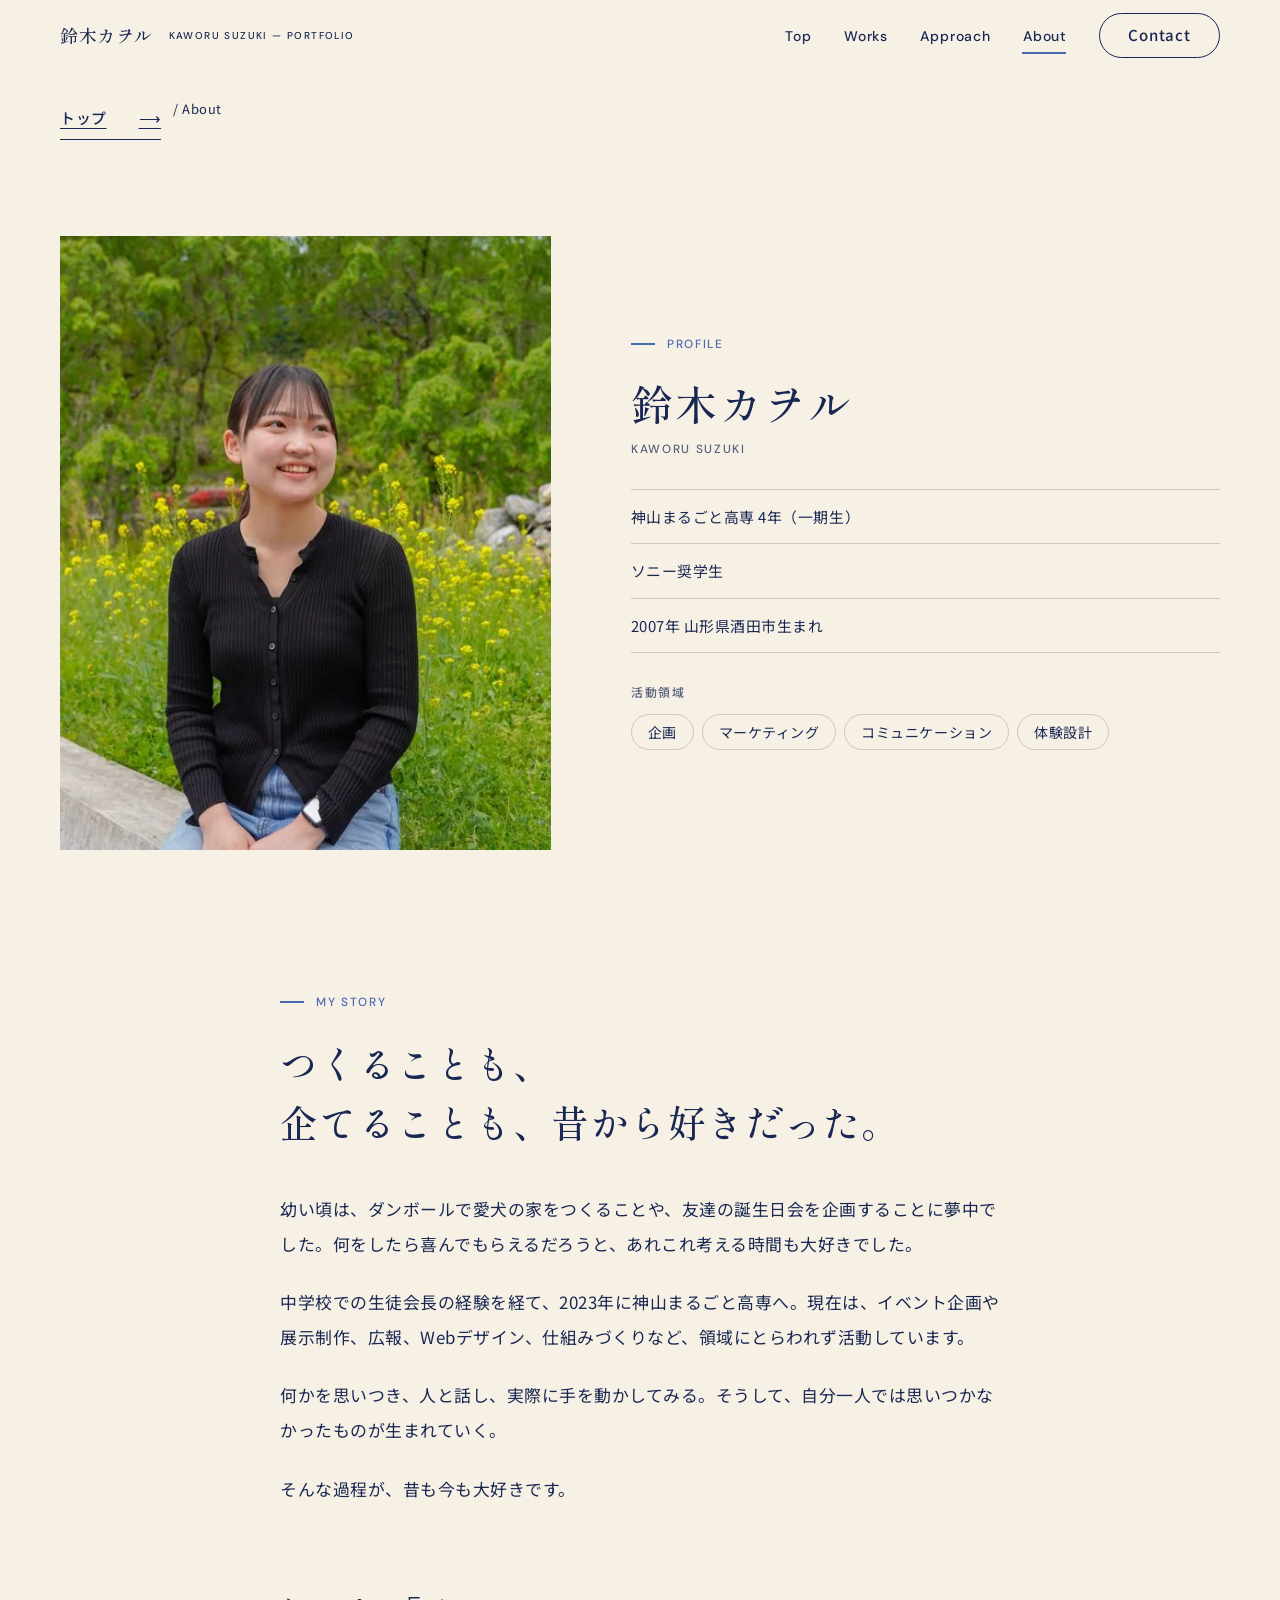
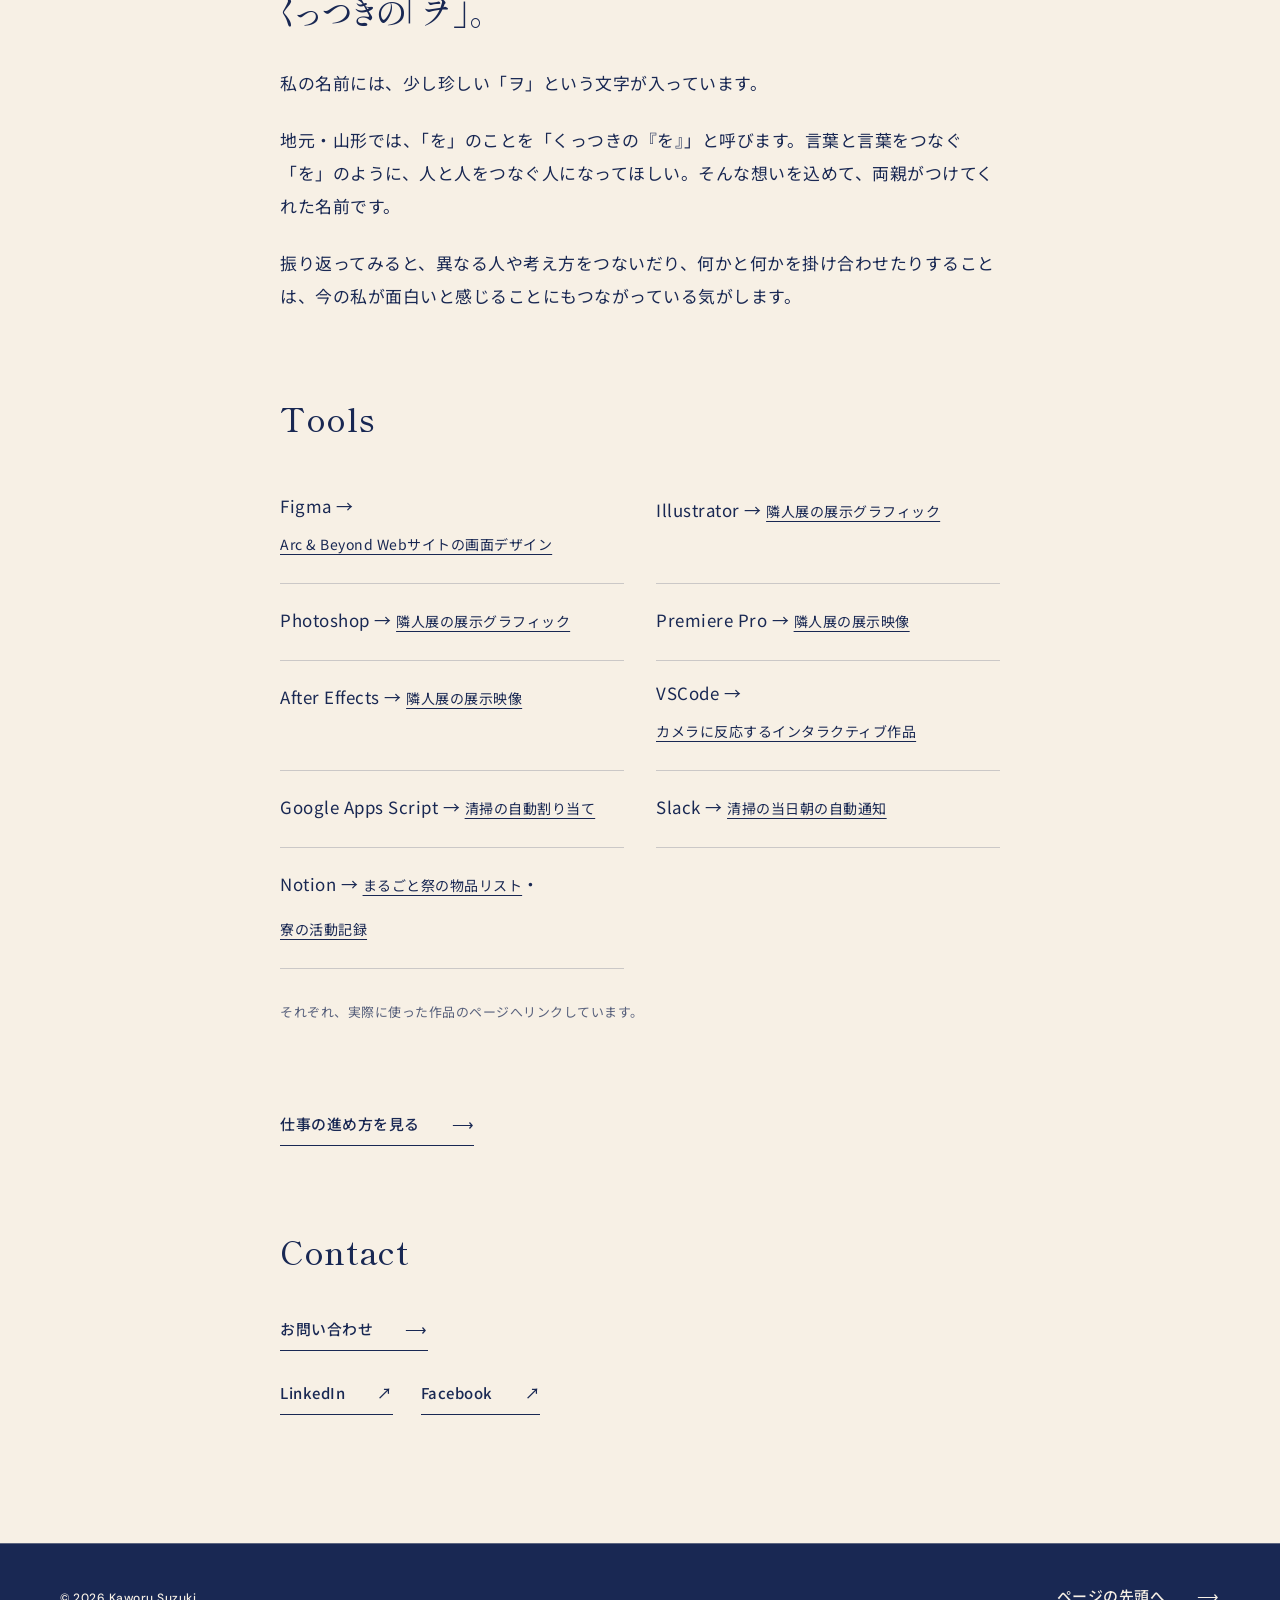
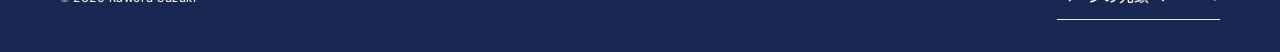
<file: about.html>
<!DOCTYPE html>
<html lang="ja">
<head>
<meta charset="UTF-8">
<meta name="viewport" content="width=device-width, initial-scale=1">
<title>私について｜鈴木カヲル ポートフォリオ</title>
<meta name="description" content="鈴木カヲルのプロフィールと、ものづくり・関係性のデザインについて。">
<link rel="canonical" href="https://kmc2318.github.io/kmc2318_Portfolio/about.html">
<meta property="og:type" content="website">
<meta property="og:locale" content="ja_JP">
<meta property="og:title" content="私について｜鈴木カヲル ポートフォリオ">
<meta property="og:description" content="鈴木カヲルのプロフィールと、ものづくり・関係性のデザインについて。">
<meta property="og:url" content="https://kmc2318.github.io/kmc2318_Portfolio/about.html">
<meta property="og:image" content="https://kmc2318.github.io/kmc2318_Portfolio/assets/img/hero/blue-editorial-og.jpg">
<meta property="og:image:width" content="1200">
<meta property="og:image:height" content="630">
<meta name="twitter:card" content="summary_large_image">
<link rel="preconnect" href="https://fonts.googleapis.com">
<link rel="preconnect" href="https://fonts.gstatic.com" crossorigin>
<link rel="stylesheet" href="https://fonts.googleapis.com/css2?family=DM+Sans:wght@400..500&amp;family=Noto+Sans+JP:wght@400..700&amp;family=Shippori+Mincho:wght@400;500&amp;display=swap" media="print" onload="this.media=&#x27;all&#x27;">
<noscript>
<link rel="stylesheet" href="https://fonts.googleapis.com/css2?family=DM+Sans:wght@400..500&amp;family=Noto+Sans+JP:wght@400..700&amp;family=Shippori+Mincho:wght@400;500&amp;display=swap">
</noscript>
<link rel="stylesheet" href="css/tokens.css">
<link rel="stylesheet" href="css/base.css">
<link rel="stylesheet" href="css/components.css">
<link rel="stylesheet" href="css/pages.css">
<script defer src="js/site.js">
</script>
<noscript>
<style>.editorial-detail .menu-toggle{display:none}@media(max-width:767px){.editorial-detail .site-header{height:auto;position:static}.editorial-detail .site-header .wrap{flex-wrap:wrap;padding-block:16px}.editorial-detail .site-nav{display:flex;gap:16px;flex-wrap:wrap}}</style>
</noscript>
</head>
<body id="top" class="editorial-detail about-detail">
<a class="skip-link" href="#main">本文へスキップ</a>
<header class="site-header">
<div class="wrap">
<a class="logo brand" href="index.html">
<b>鈴木カヲル</b>
<span class="label">Kaworu Suzuki — Portfolio</span>
</a>
<nav class="nav site-nav" aria-label="メインナビゲーション">
<a href="index.html" data-nav="top">Top</a>
<a class="" href="index.html#works">Works</a>
<a href="index.html#approach" class="">Approach</a>
<a href="index.html#about" class="">About</a>
<a class="btn btn--secondary btn--sm" href="index.html#contact">Contact</a>
<span class="nav-indicator" aria-hidden="true">
</span>
</nav>
<button class="menu-btn menu-toggle" aria-label="メニューを開く" type="button" aria-expanded="false" aria-controls="mobile-menu">
<i>
</i>
</button>
</div>
</header>
<div class="mobile-menu dark" id="mobile-menu" role="dialog" aria-modal="true" aria-label="ナビゲーション" hidden>
<button class="mobile-close" type="button" aria-label="メニューを閉じる">×</button>
<nav>
<a href="index.html">Top</a>
<a href="index.html#works">Works</a>
<a href="index.html#approach">Approach</a>
<a href="index.html#about">About</a>
<a href="index.html#contact">Contact</a>
</nav>
<a class="email" href="mailto:kmc2318@kamiyama.ac.jp">kmc2318@kamiyama.ac.jp</a>
</div>
<main id="main">
<div class="container">
<nav class="breadcrumb" aria-label="パンくず">
<a class="text-link" href="index.html">トップ <span aria-hidden="true">⟶</span>
</a>
<span>/ About</span>
</nav>
<section class="about-profile" aria-labelledby="about-name">
<div class="about-profile__photo">
<figure class="detail-photo ">
<button class="photo-button" data-lightbox data-lightbox-nocaption type="button" aria-label="鈴木カヲルのプロフィール写真を拡大">
<picture>
<source type="image/webp" srcset="assets/img/profile/profile-approved-800.webp 800w, assets/img/profile/profile-approved-1600.webp 1000w" sizes="(max-width:767px) 100vw, 1160px">
<img src="assets/img/profile/profile-approved-1600.jpg" srcset="assets/img/profile/profile-approved-800.jpg 800w, assets/img/profile/profile-approved-1600.jpg 1000w" sizes="(max-width:767px) 100vw, 1160px" data-full="assets/img/profile/profile-approved-1600.webp" width="1000" height="666" alt="鈴木カヲルのプロフィール写真" decoding="async" fetchpriority="high">
</picture>
</button>
</figure>
</div>
<div class="about-profile__body">
<p class="eyebrow">Profile</p>
<h1 id="about-name">鈴木カヲル</h1>
<p class="label about-profile__en">Kaworu Suzuki</p>
<ul class="about-facts">
<li>神山まるごと高専 4年（一期生）</li>
<li>ソニー奨学生</li>
<li>2007年 山形県酒田市生まれ</li>
</ul>
<div class="about-areas">
<p class="label">活動領域</p>
<ul class="about-areas__list">
<li>企画</li>
<li>マーケティング</li>
<li>コミュニケーション</li>
<li>体験設計</li>
</ul>
</div>
</div>
</section>
<section class="about-story" aria-labelledby="about-story-title">
<p class="eyebrow">My Story</p>
<h2 id="about-story-title">つくることも、<br>企てることも、<wbr>昔から好きだった。</h2>
<p>幼い頃は、ダンボールで愛犬の家をつくることや、友達の誕生日会を企画することに夢中でした。何をしたら喜んでもらえるだろうと、あれこれ考える時間も大好きでした。</p>
<p>中学校での生徒会長の経験を経て、2023年に神山まるごと高専へ。現在は、イベント企画や展示制作、広報、Webデザイン、仕組みづくりなど、領域にとらわれず活動しています。</p>
<p>何かを思いつき、人と話し、実際に手を動かしてみる。そうして、自分一人では思いつかなかったものが生まれていく。</p>
<p>そんな過程が、昔も今も大好きです。</p>
</section>
<div class="about-content">
<section>
<h2>くっつきの「ヲ」。</h2>
<p>私の名前には、少し珍しい「ヲ」という文字が入っています。</p>
<p>地元・山形では、「を」のことを「くっつきの『を』」と呼びます。言葉と言葉をつなぐ「を」のように、人と人をつなぐ人になってほしい。そんな想いを込めて、両親がつけてくれた名前です。</p>
<p>振り返ってみると、異なる人や考え方をつないだり、何かと何かを掛け合わせたりすることは、今の私が面白いと感じることにもつながっている気がします。</p>
</section>
<section>
<h2>Tools</h2>
<ul class="tools-list">
<li>Figma → <a href="works/arc-beyond-web.html">Arc &amp; Beyond Webサイトの画面デザイン</a>
</li>
<li>Illustrator → <a href="works/neighbors-exhibition.html#expression">隣人展の展示グラフィック</a>
</li>
<li>Photoshop → <a href="works/neighbors-exhibition.html#expression">隣人展の展示グラフィック</a>
</li>
<li>Premiere Pro → <a href="works/neighbors-exhibition.html#expression">隣人展の展示映像</a>
</li>
<li>After Effects → <a href="works/neighbors-exhibition.html#expression">隣人展の展示映像</a>
</li>
<li>VSCode → <a href="works/neighbors-exhibition.html#expression">カメラに反応するインタラクティブ作品</a>
</li>
<li>Google Apps Script → <a href="works/soujirou.html#system">清掃の自動割り当て</a>
</li>
<li>Slack → <a href="works/soujirou.html#system">清掃の当日朝の自動通知</a>
</li>
<li>Notion → <a href="works/marugoto-fes-2024.html#process">まるごと祭の物品リスト</a>・<a href="works/dorm.html#organization">寮の活動記録</a>
</li>
</ul>
<p class="caption">それぞれ、実際に使った作品のページへリンクしています。</p>
</section>
<section>
<a class="text-link" href="index.html#approach">仕事の進め方を見る <span aria-hidden="true">⟶</span>
</a>
</section>
<section>
<h2>Contact</h2>
<a class="text-link" href="index.html#contact">お問い合わせ <span aria-hidden="true">⟶</span>
</a>
<p class="sns-links">
<a class="text-link" href="https://www.linkedin.com/in/%E3%82%AB%E3%83%B2%E3%83%AB-%E9%88%B4%E6%9C%A8-8a8402399" target="_blank" rel="noopener noreferrer" aria-label="LinkedIn（別タブで開く）">LinkedIn <span aria-hidden="true">↗</span>
</a>
<a class="text-link" href="https://www.facebook.com/share/1Kamz28oHz/" target="_blank" rel="noopener noreferrer" aria-label="Facebook（別タブで開く）">Facebook <span aria-hidden="true">↗</span>
</a>
</p>
</section>
</div>
</div>
</main>
<footer class="site-footer dark">
<div class="container">
<span>© 2026 Kaworu Suzuki</span>
<a class="text-link" href="#top">ページの先頭へ <span aria-hidden="true">⟶</span>
</a>
</div>
</footer>
<dialog class="lightbox" aria-label="画像を拡大表示">
<button class="lightbox-close" type="button" aria-label="閉じる">×</button>
<img src="assets/img/hero/hero-approved-800.webp" alt="" width="800" height="533" loading="lazy">
<div class="lightbox-controls">
<button type="button" data-lightbox-prev aria-label="前の画像">←</button>
<p class="caption" aria-live="polite">
</p>
<button type="button" data-lightbox-next aria-label="次の画像">→</button>
</div>
</dialog>
</body>
</html>
</file>
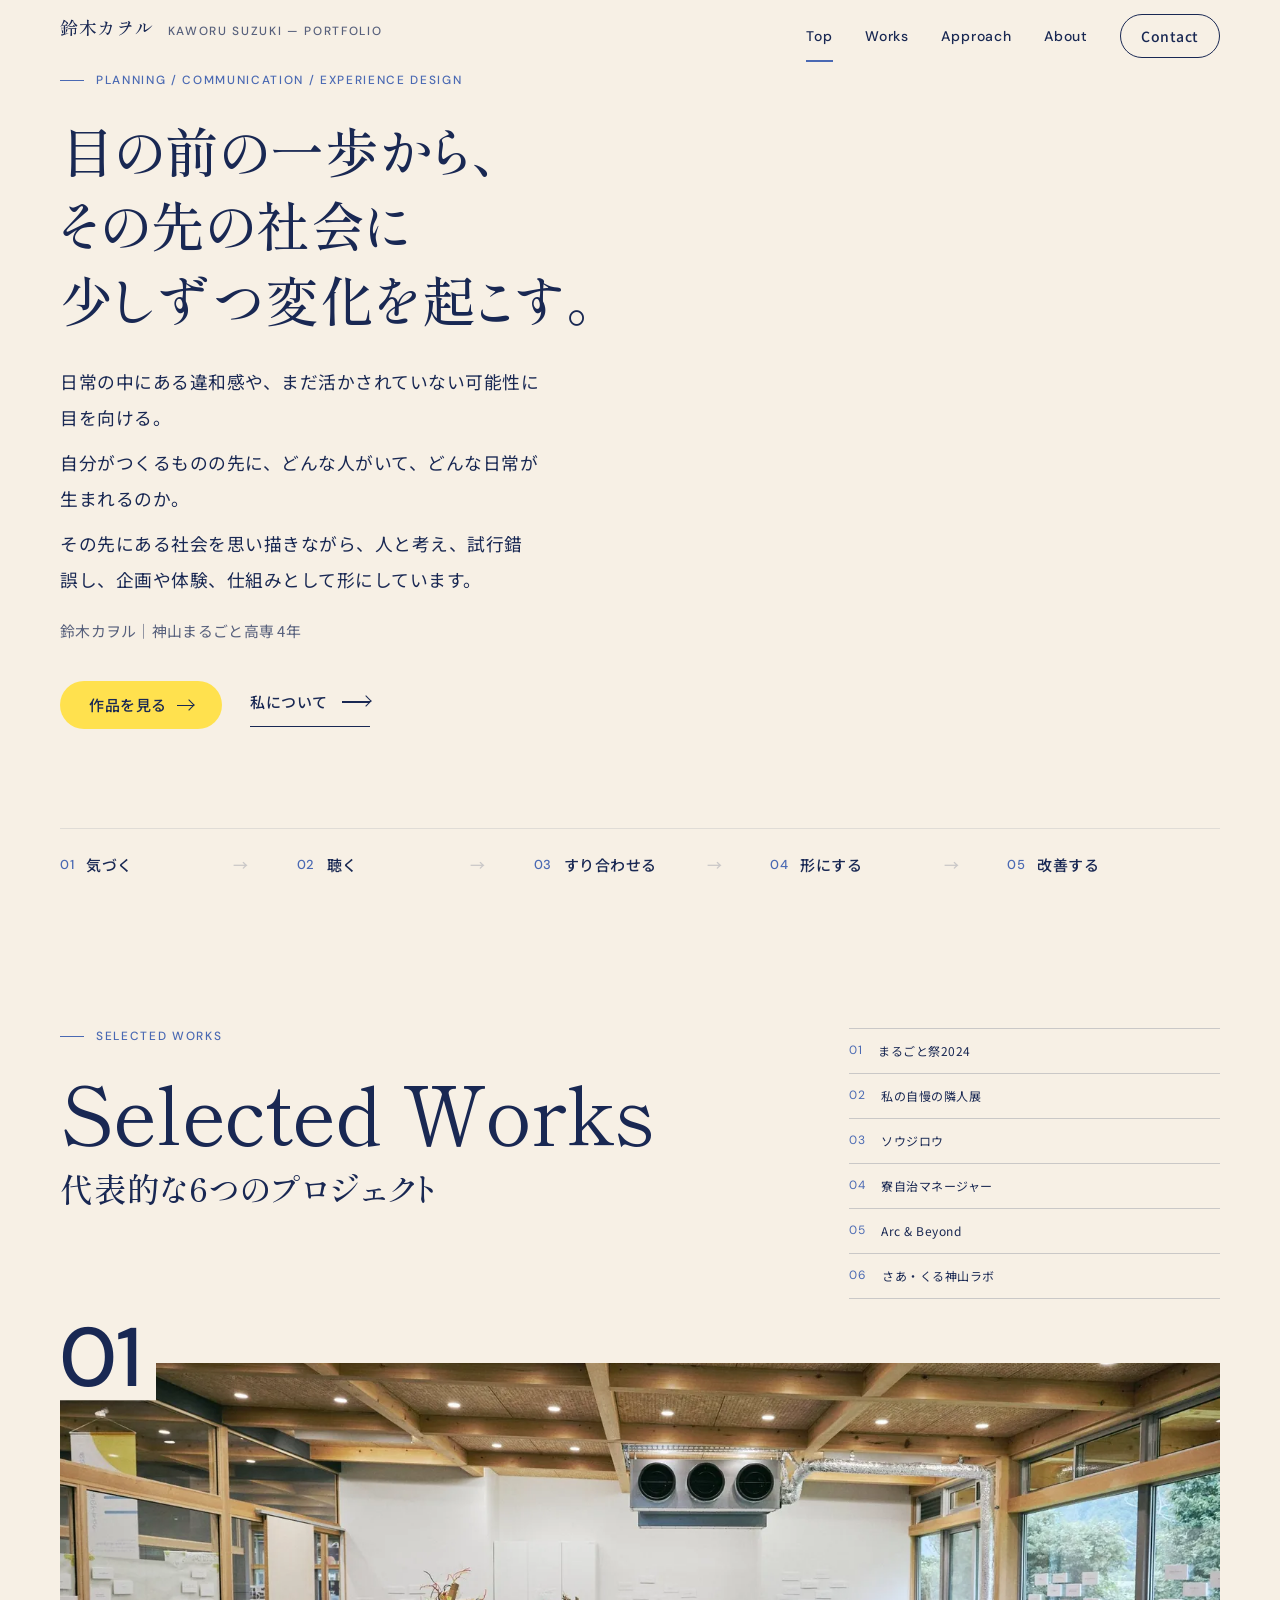
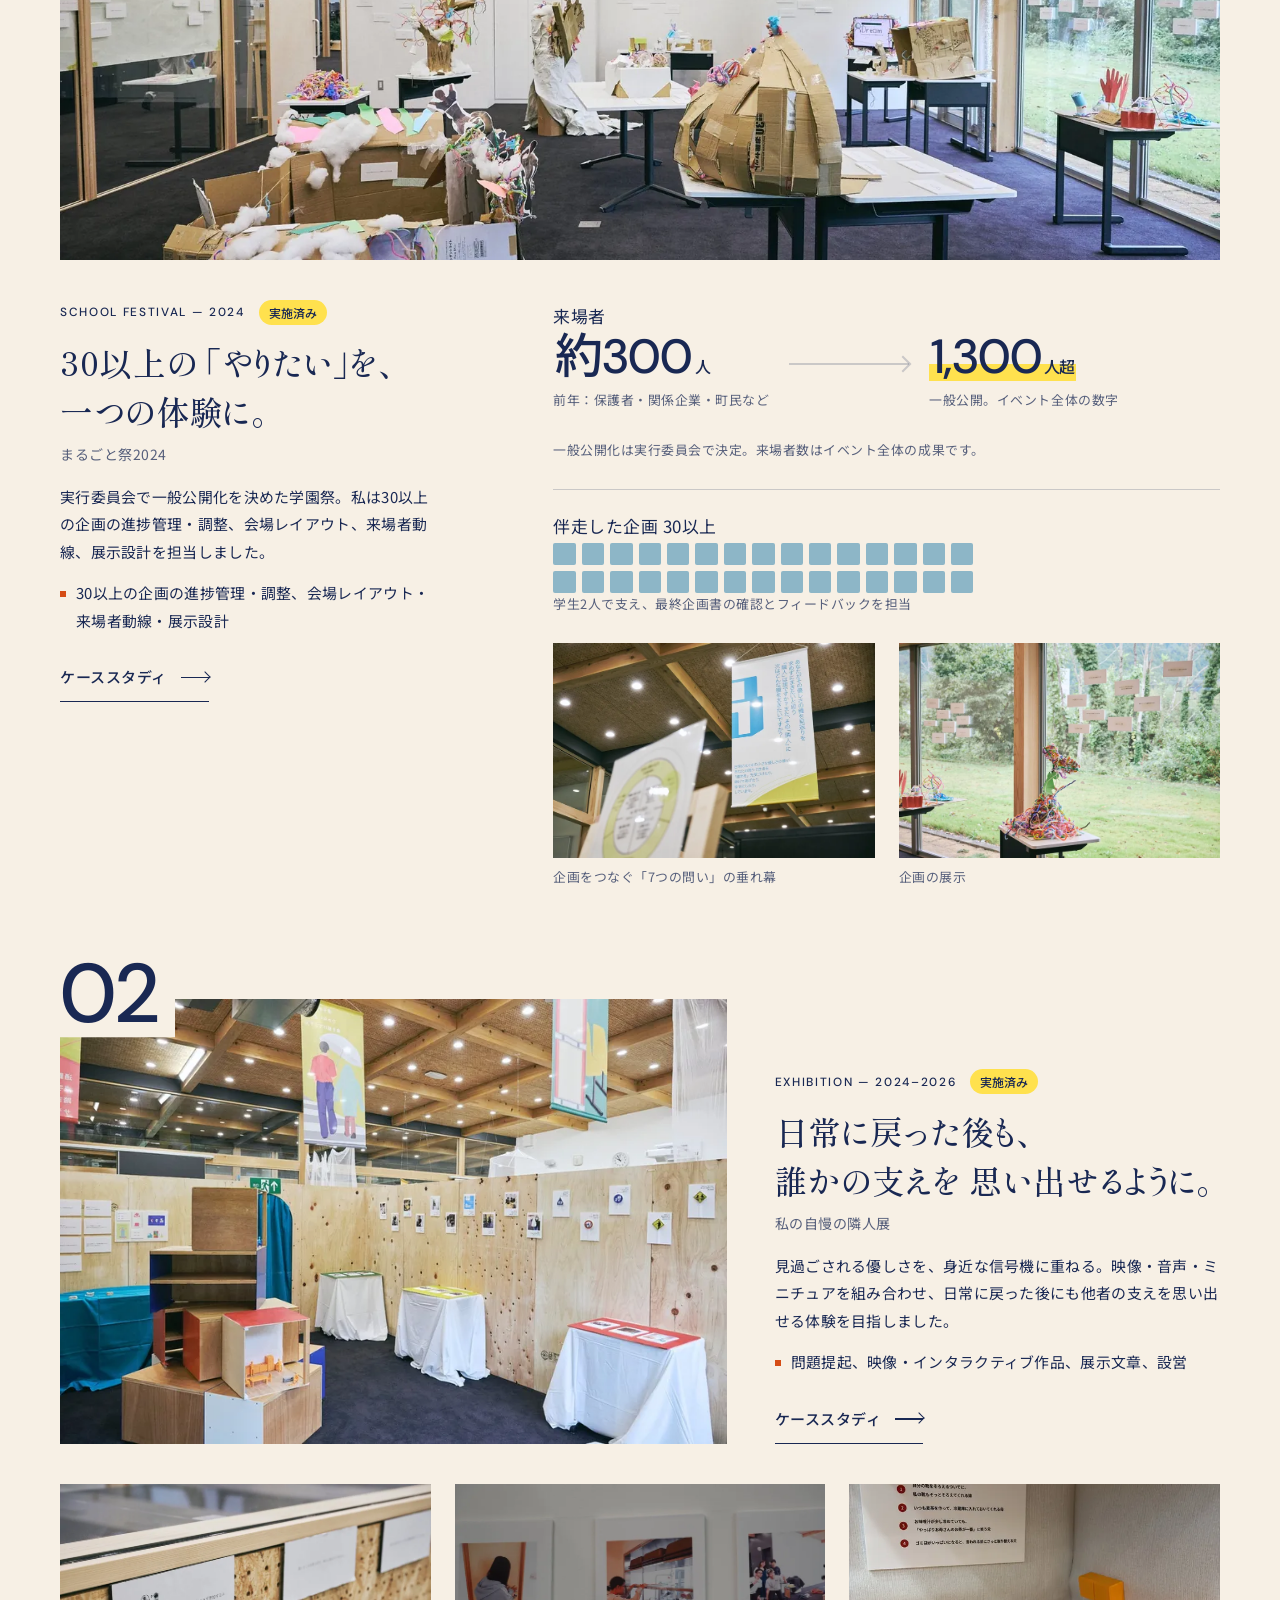
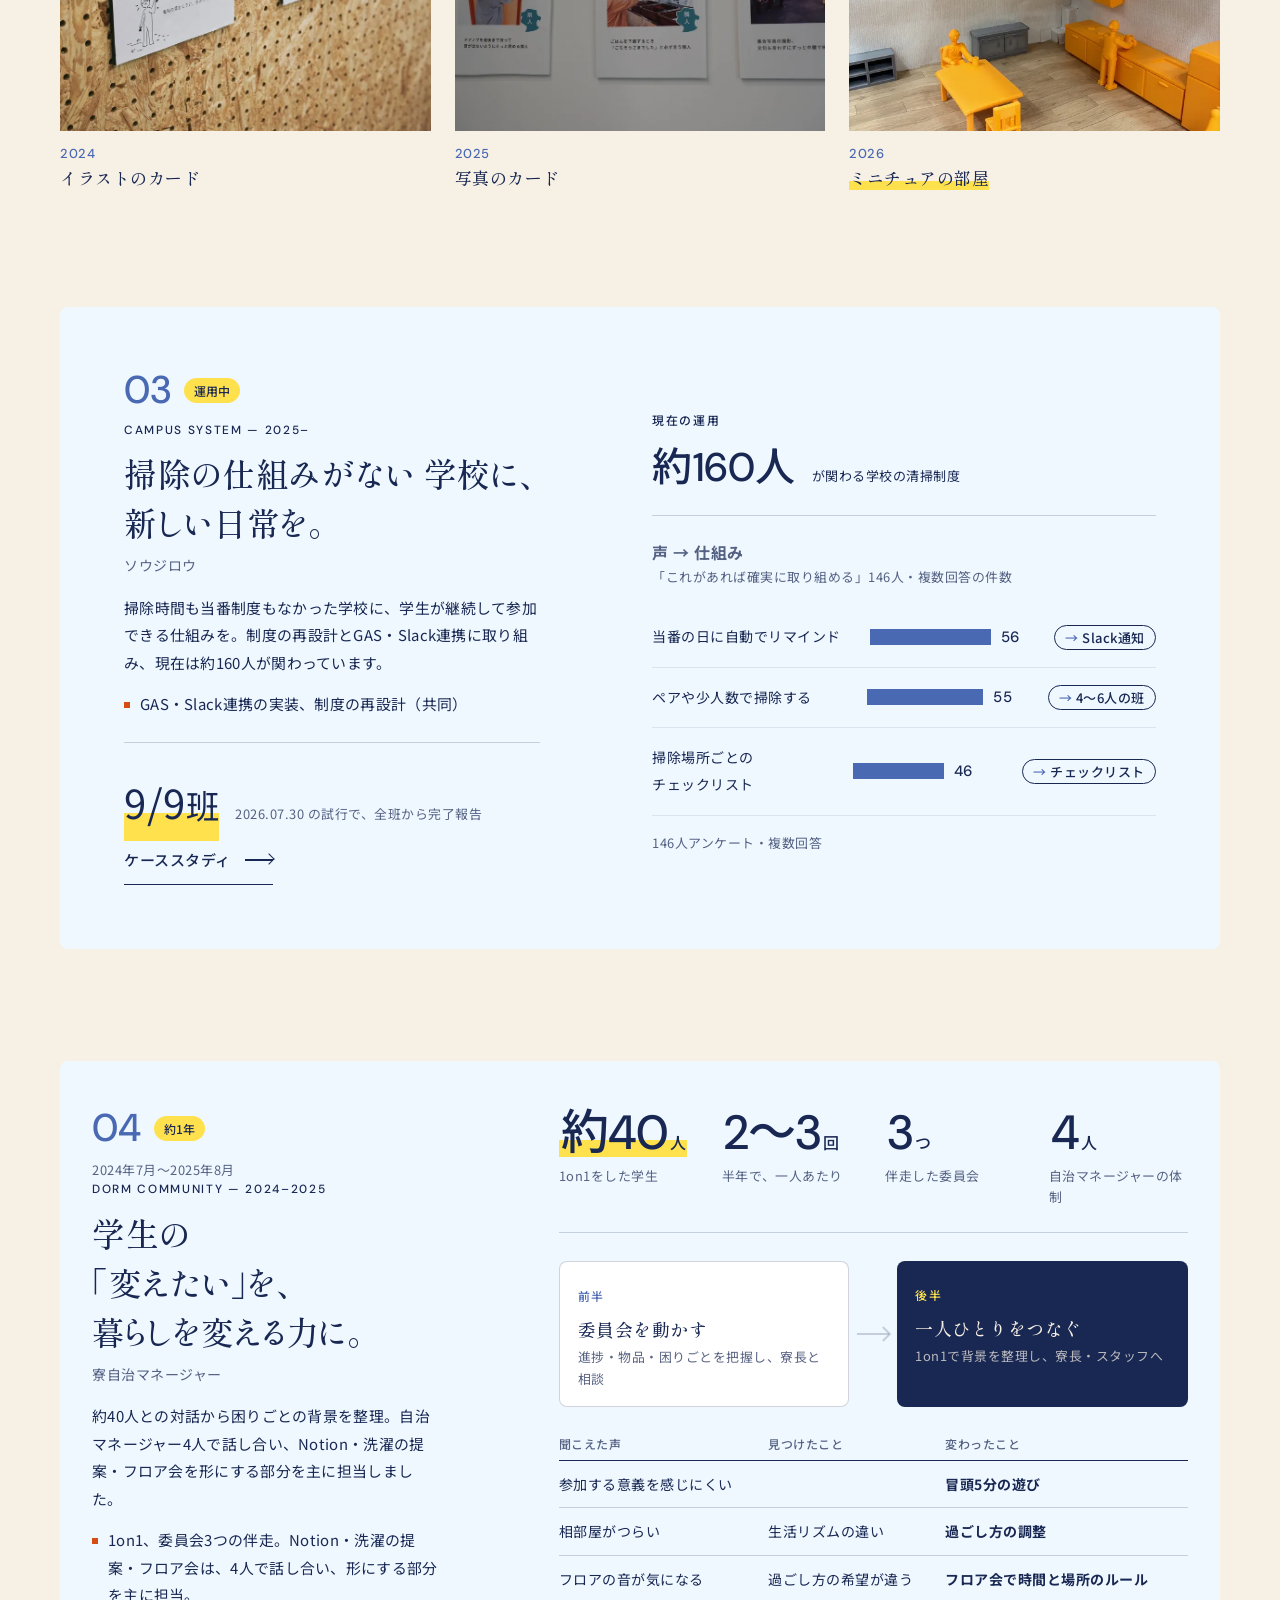
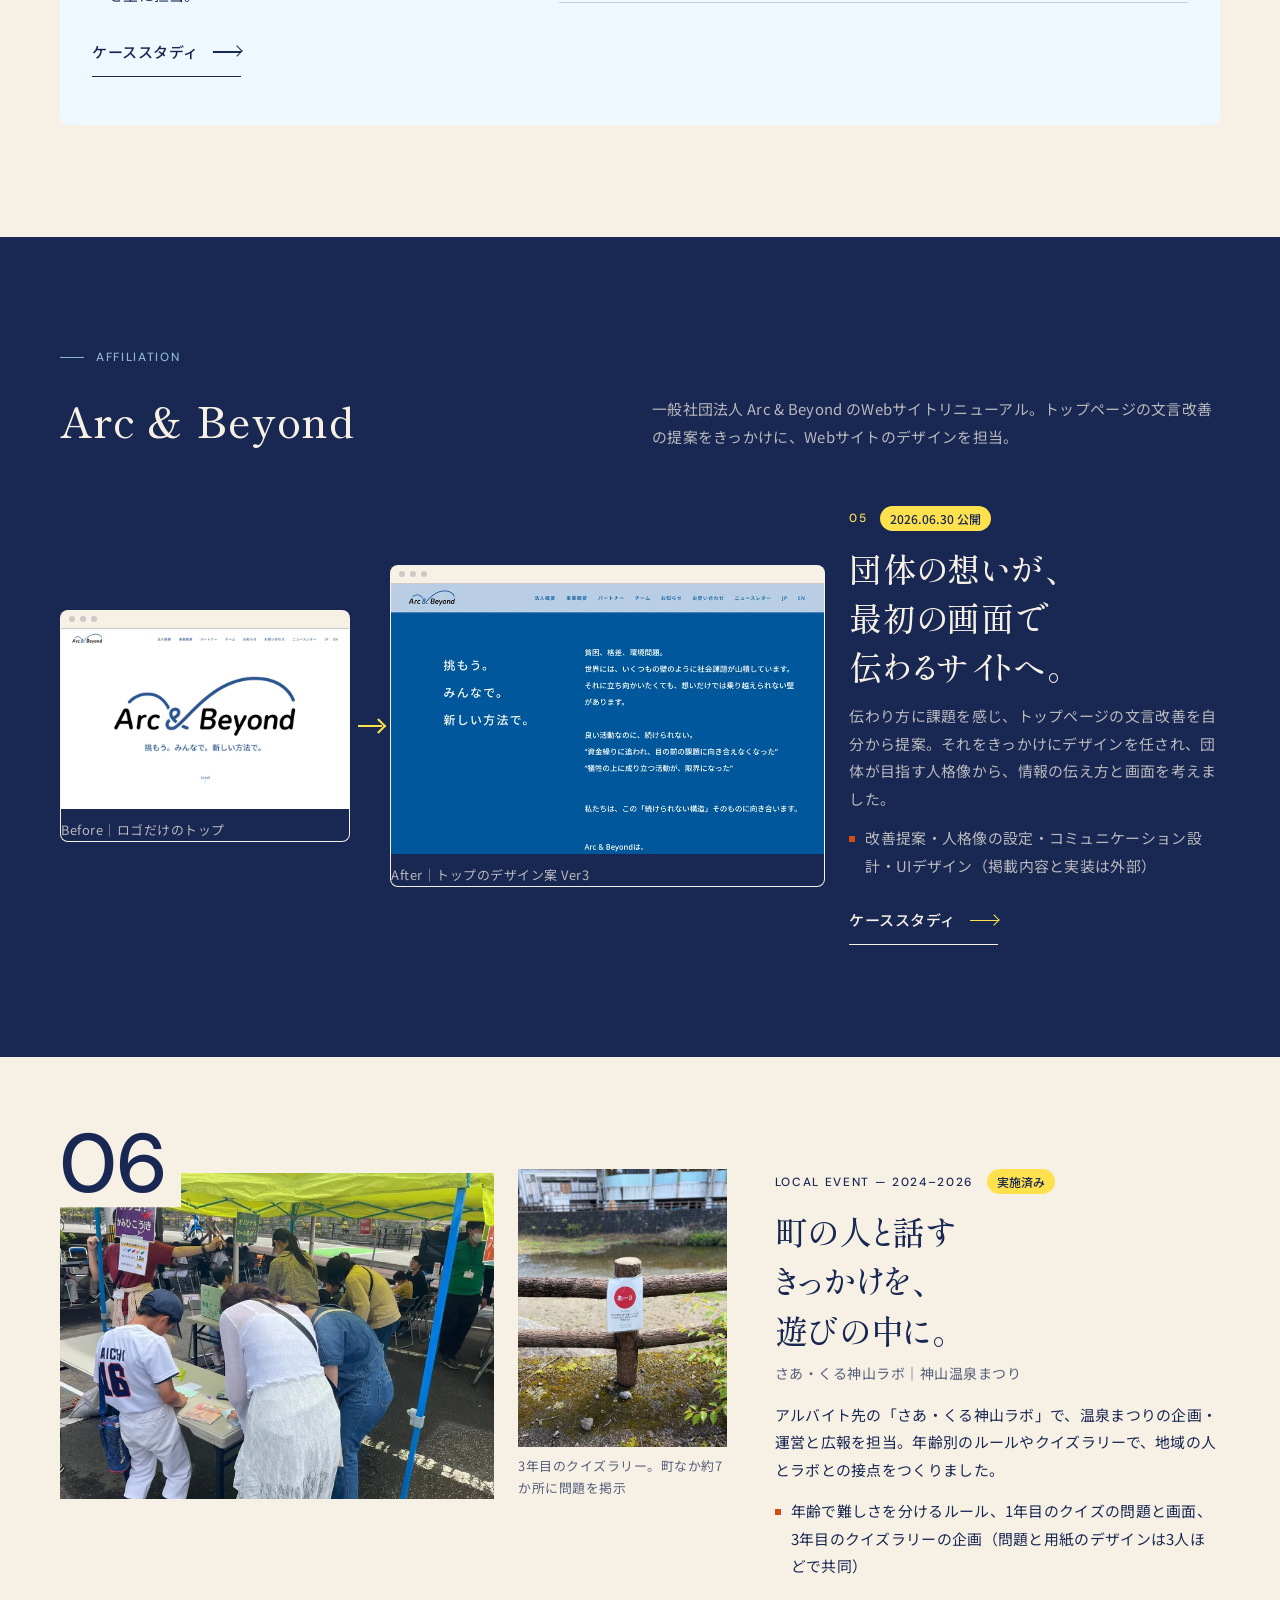
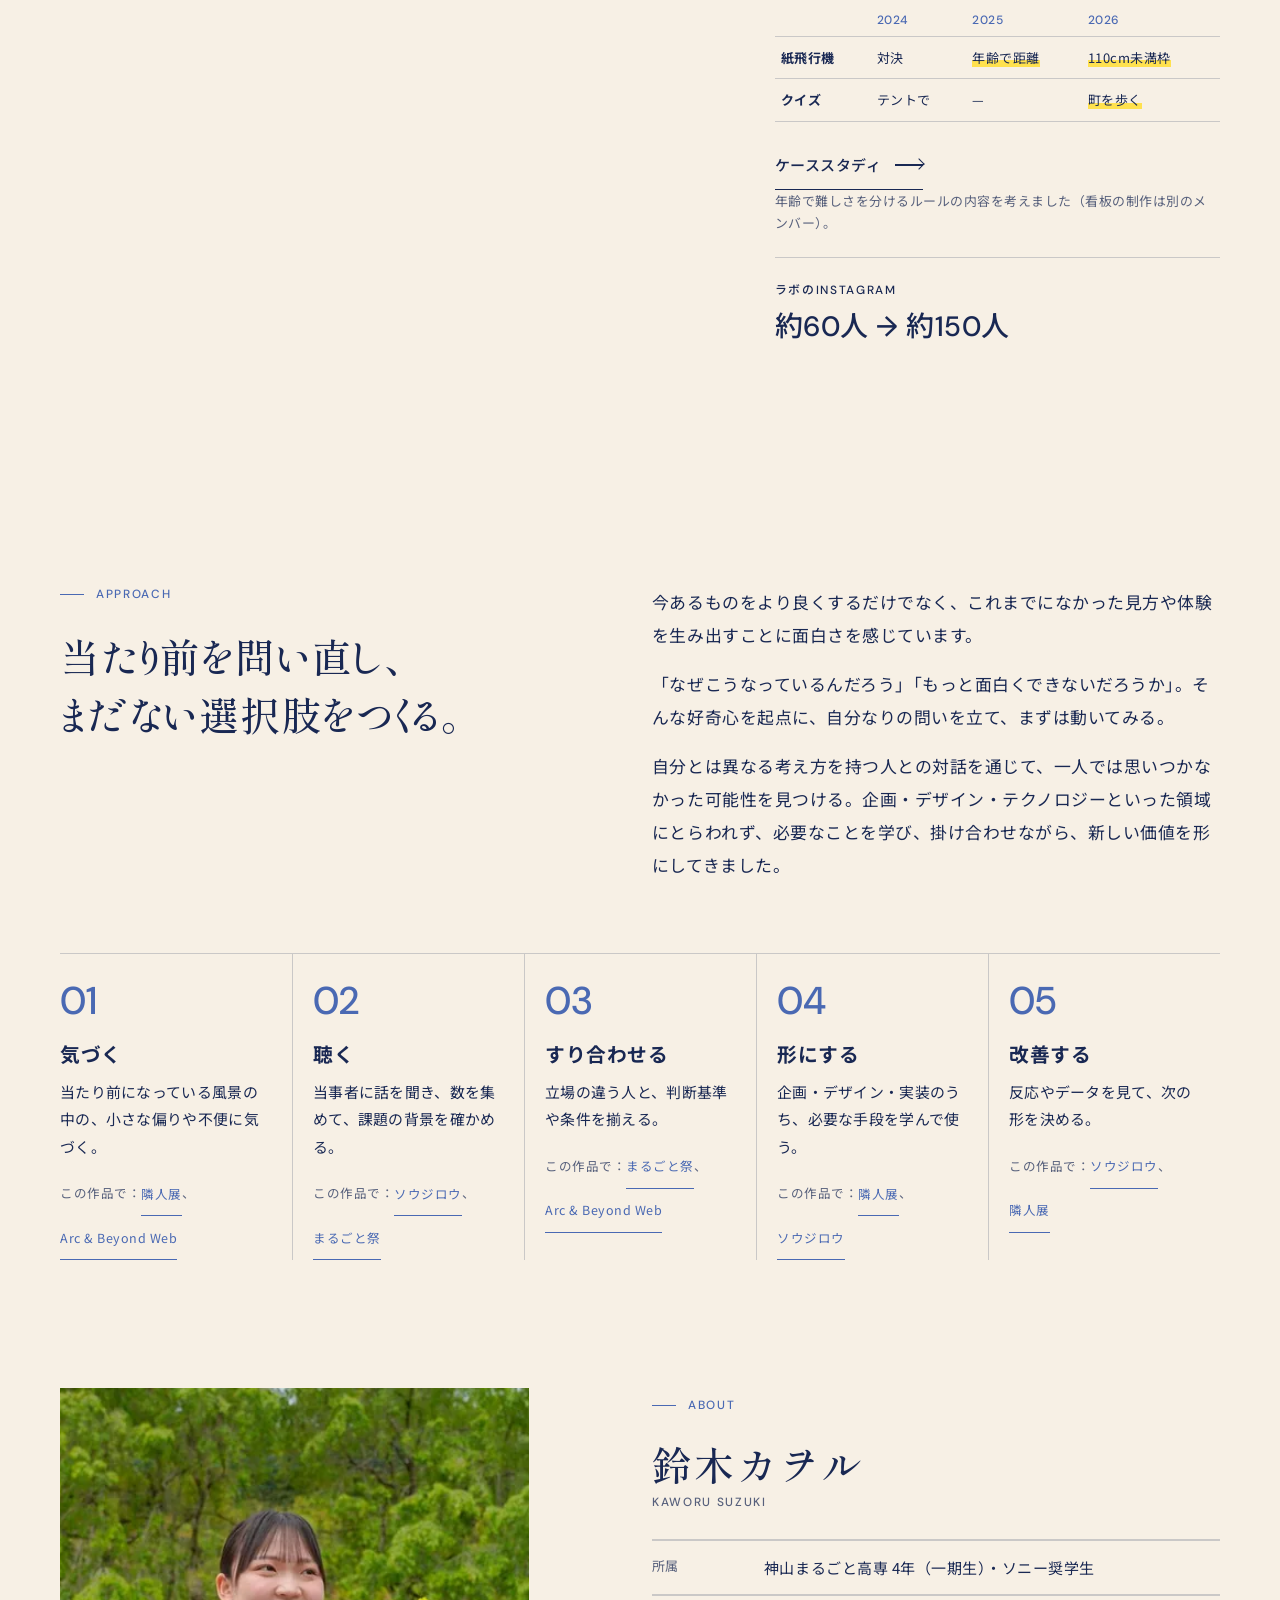
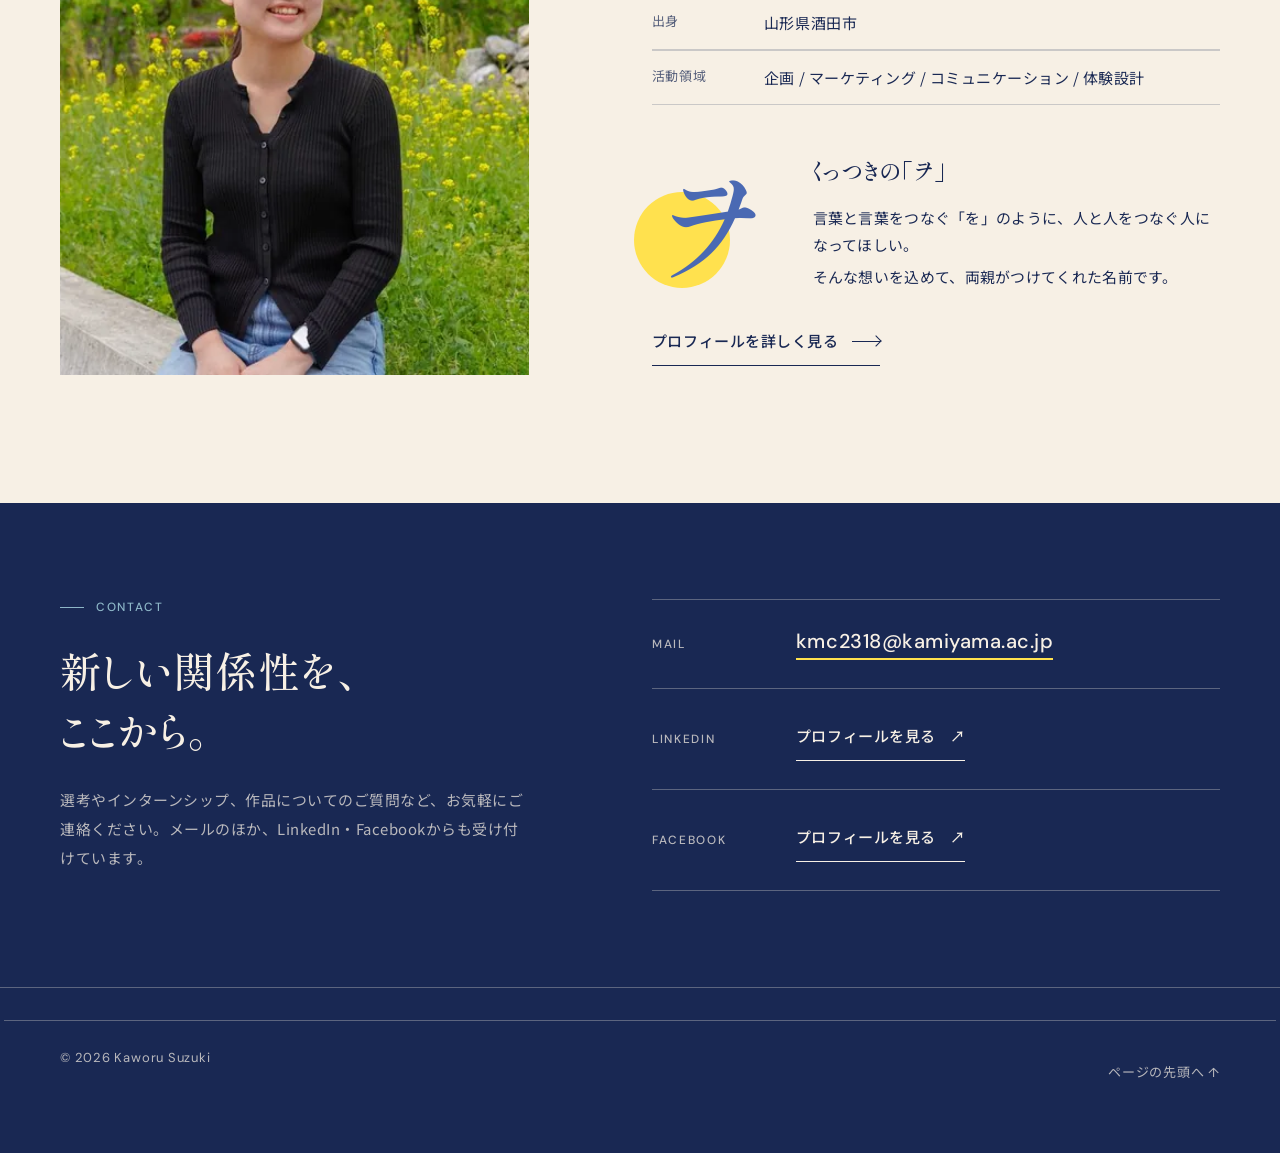
<file: project-detail.html>
<!DOCTYPE html><html lang="ja"><head><meta charset="UTF-8"><meta name="viewport" content="width=device-width, initial-scale=1"><title>作品ページへ移動｜鈴木カヲル</title><script src="js/legacy-redirect.js"></script><noscript><meta http-equiv="refresh" content="0;url=index.html#works"></noscript></head><body><a href="index.html#works">作品一覧へ移動</a></body></html>
</file>
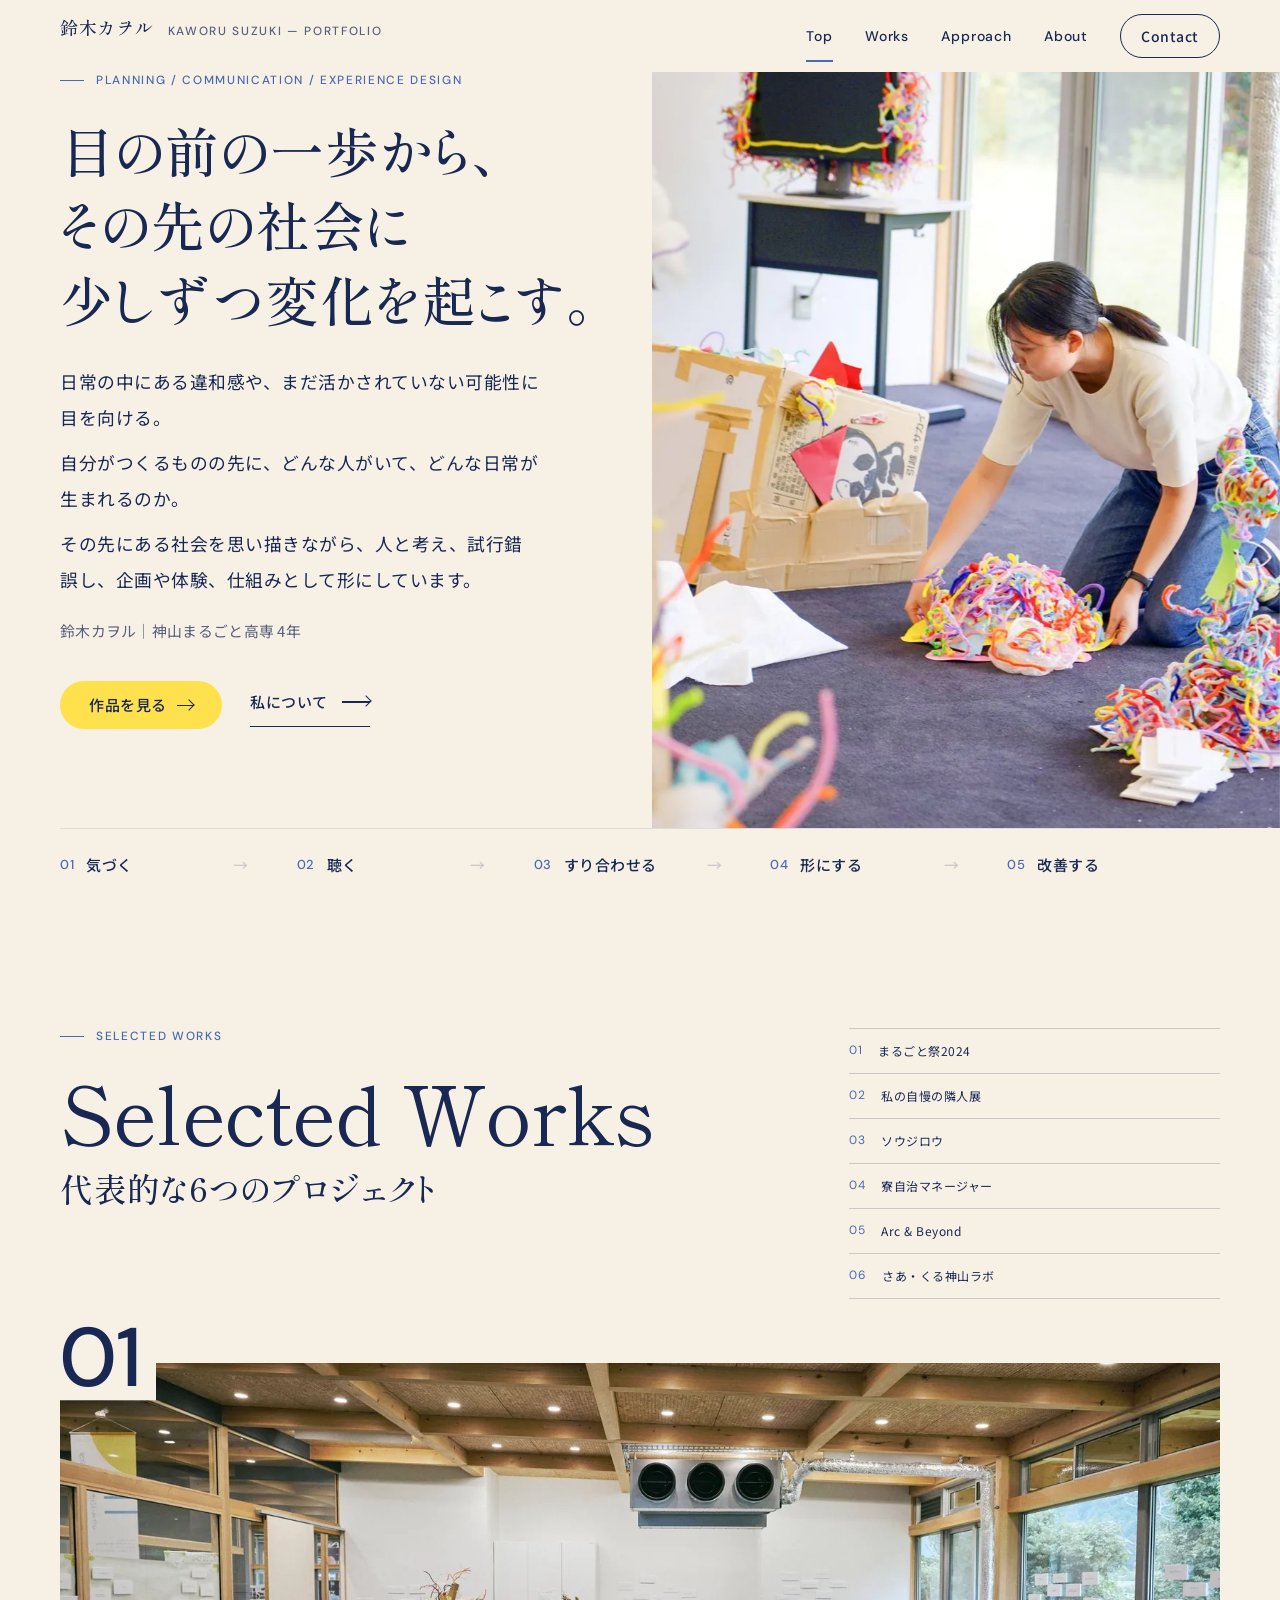
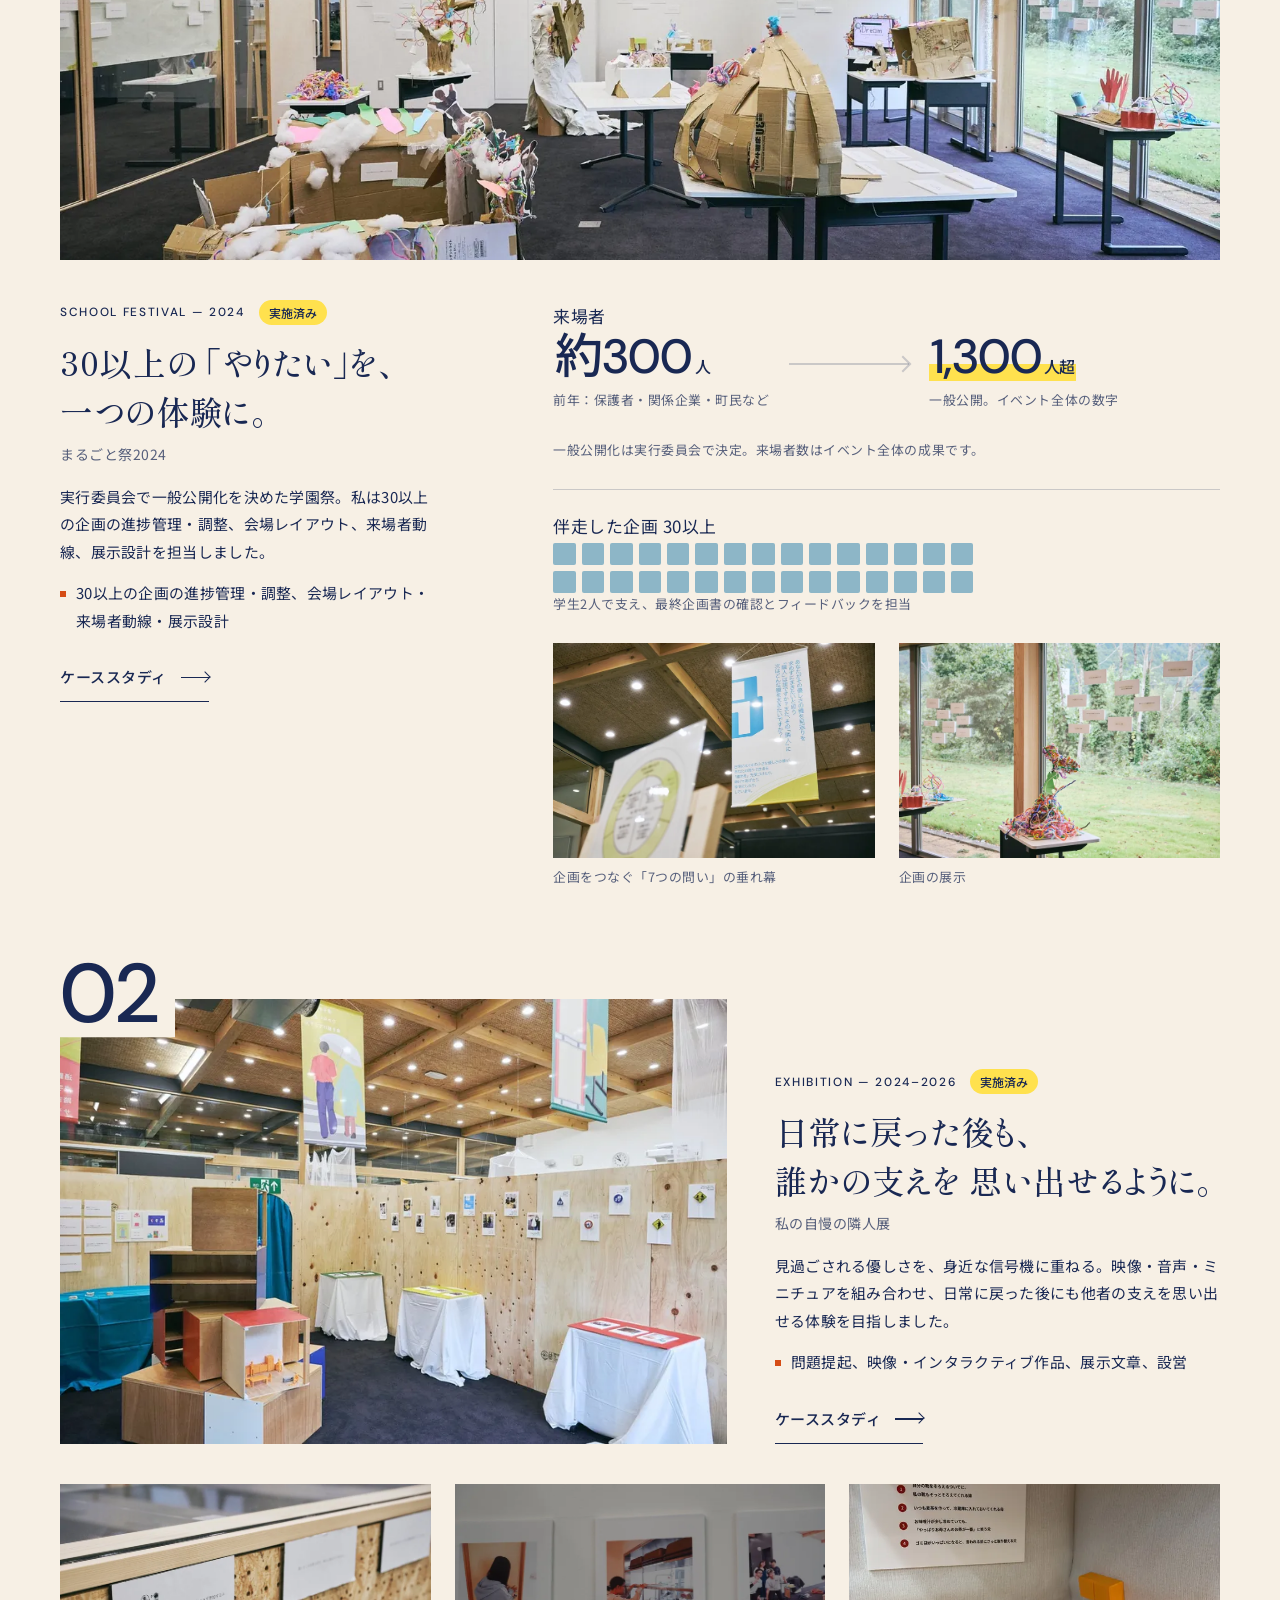
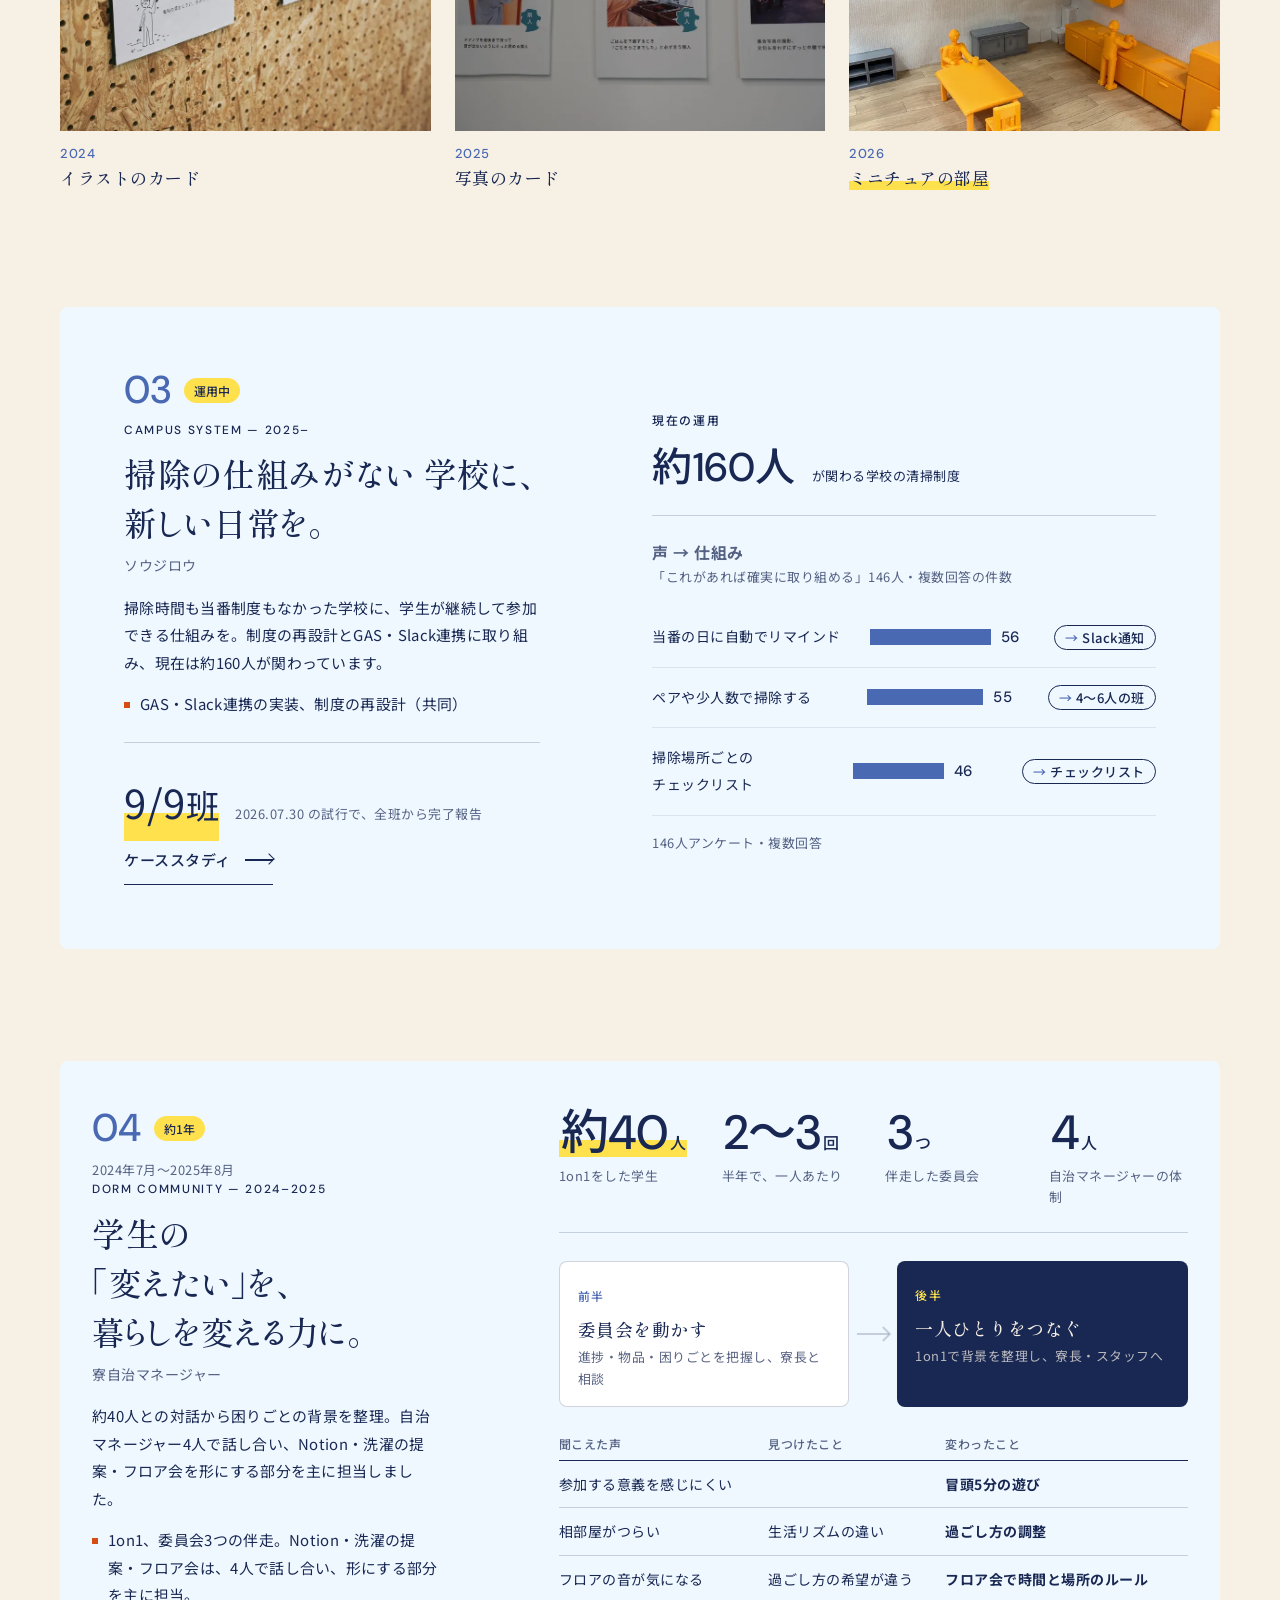
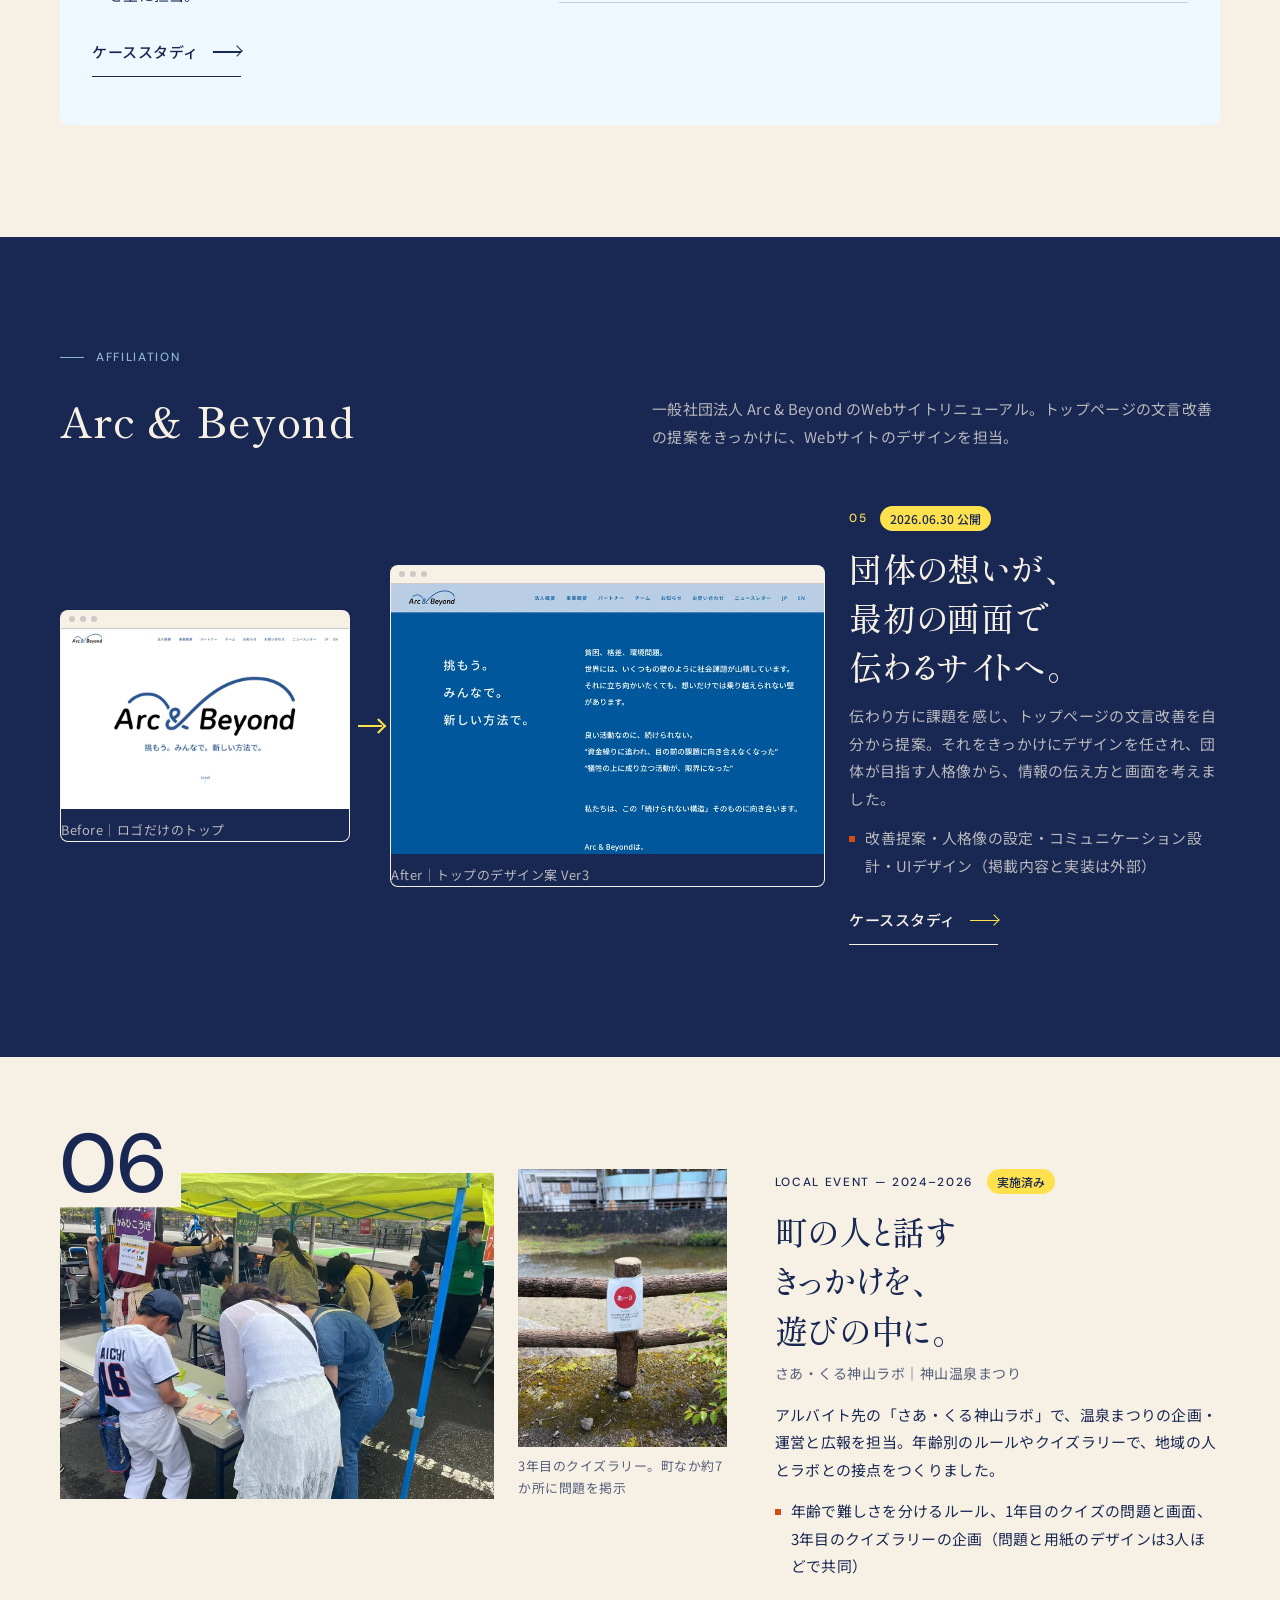
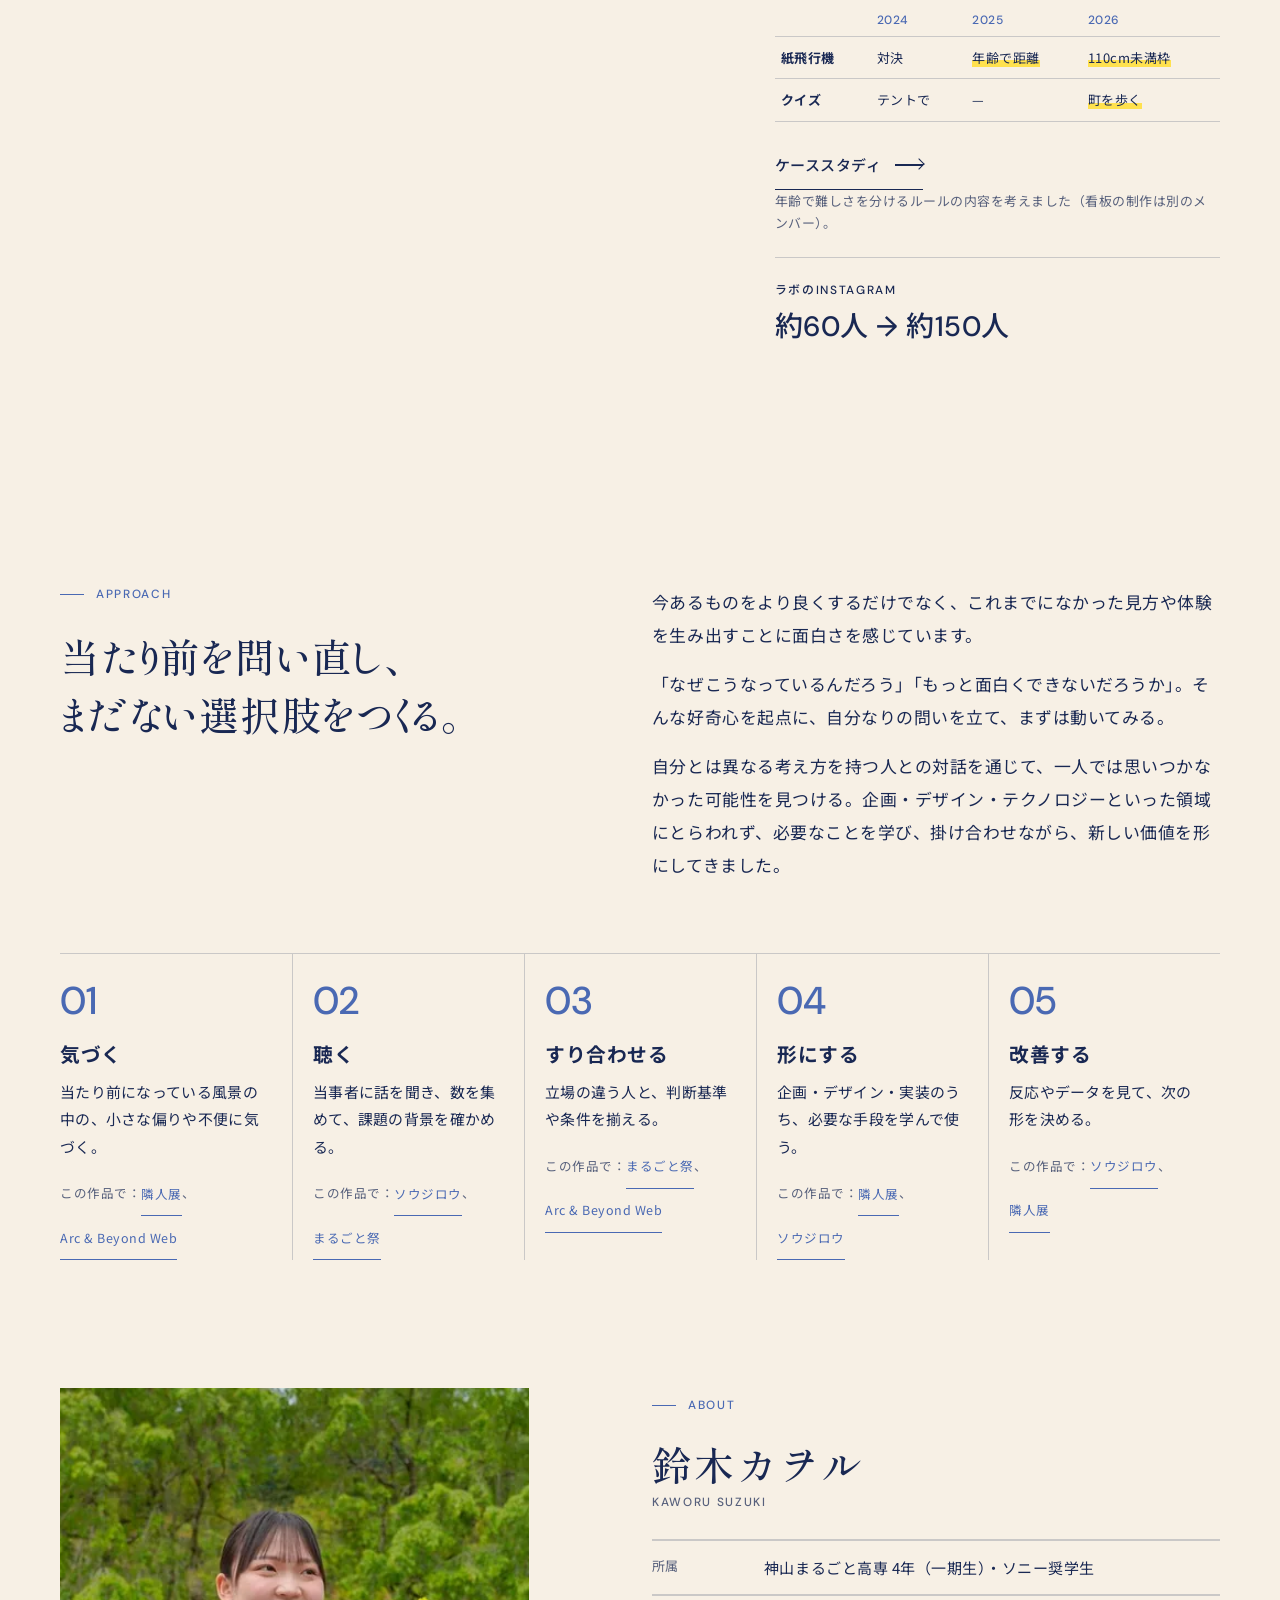
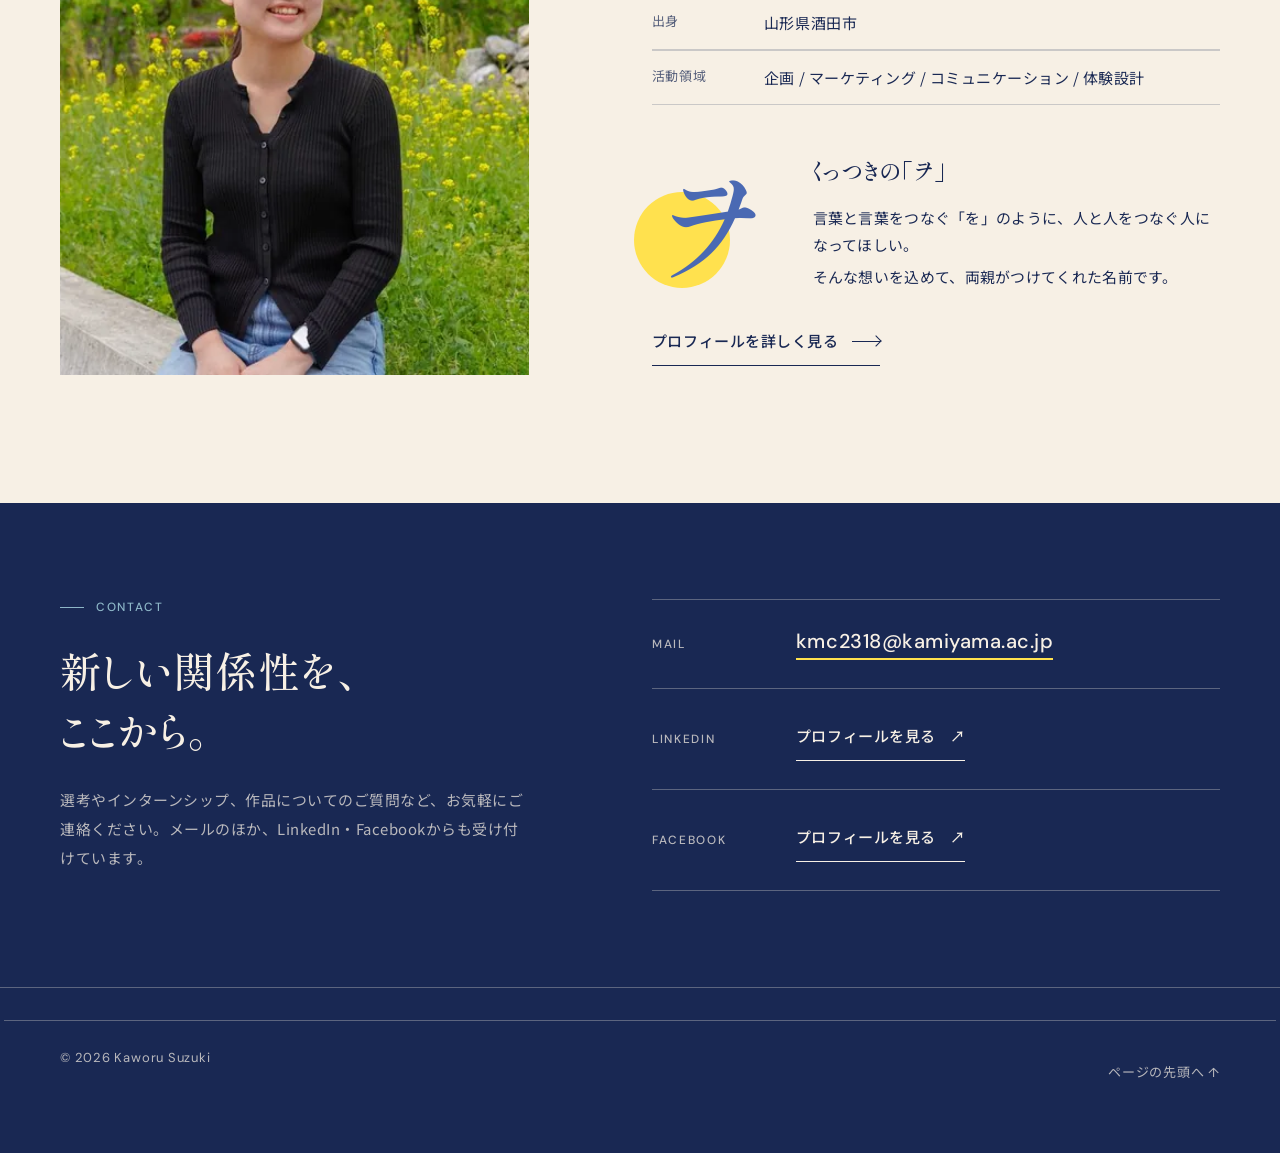
<file: projects.html>
<!DOCTYPE html><html lang="ja"><head><meta charset="UTF-8"><meta name="viewport" content="width=device-width, initial-scale=1"><title>作品一覧へ移動｜鈴木カヲル</title><meta http-equiv="refresh" content="0;url=index.html#works"></head><body><a href="index.html#works">作品一覧へ移動</a><script>location.replace("index.html#works");</script></body></html>
</file>
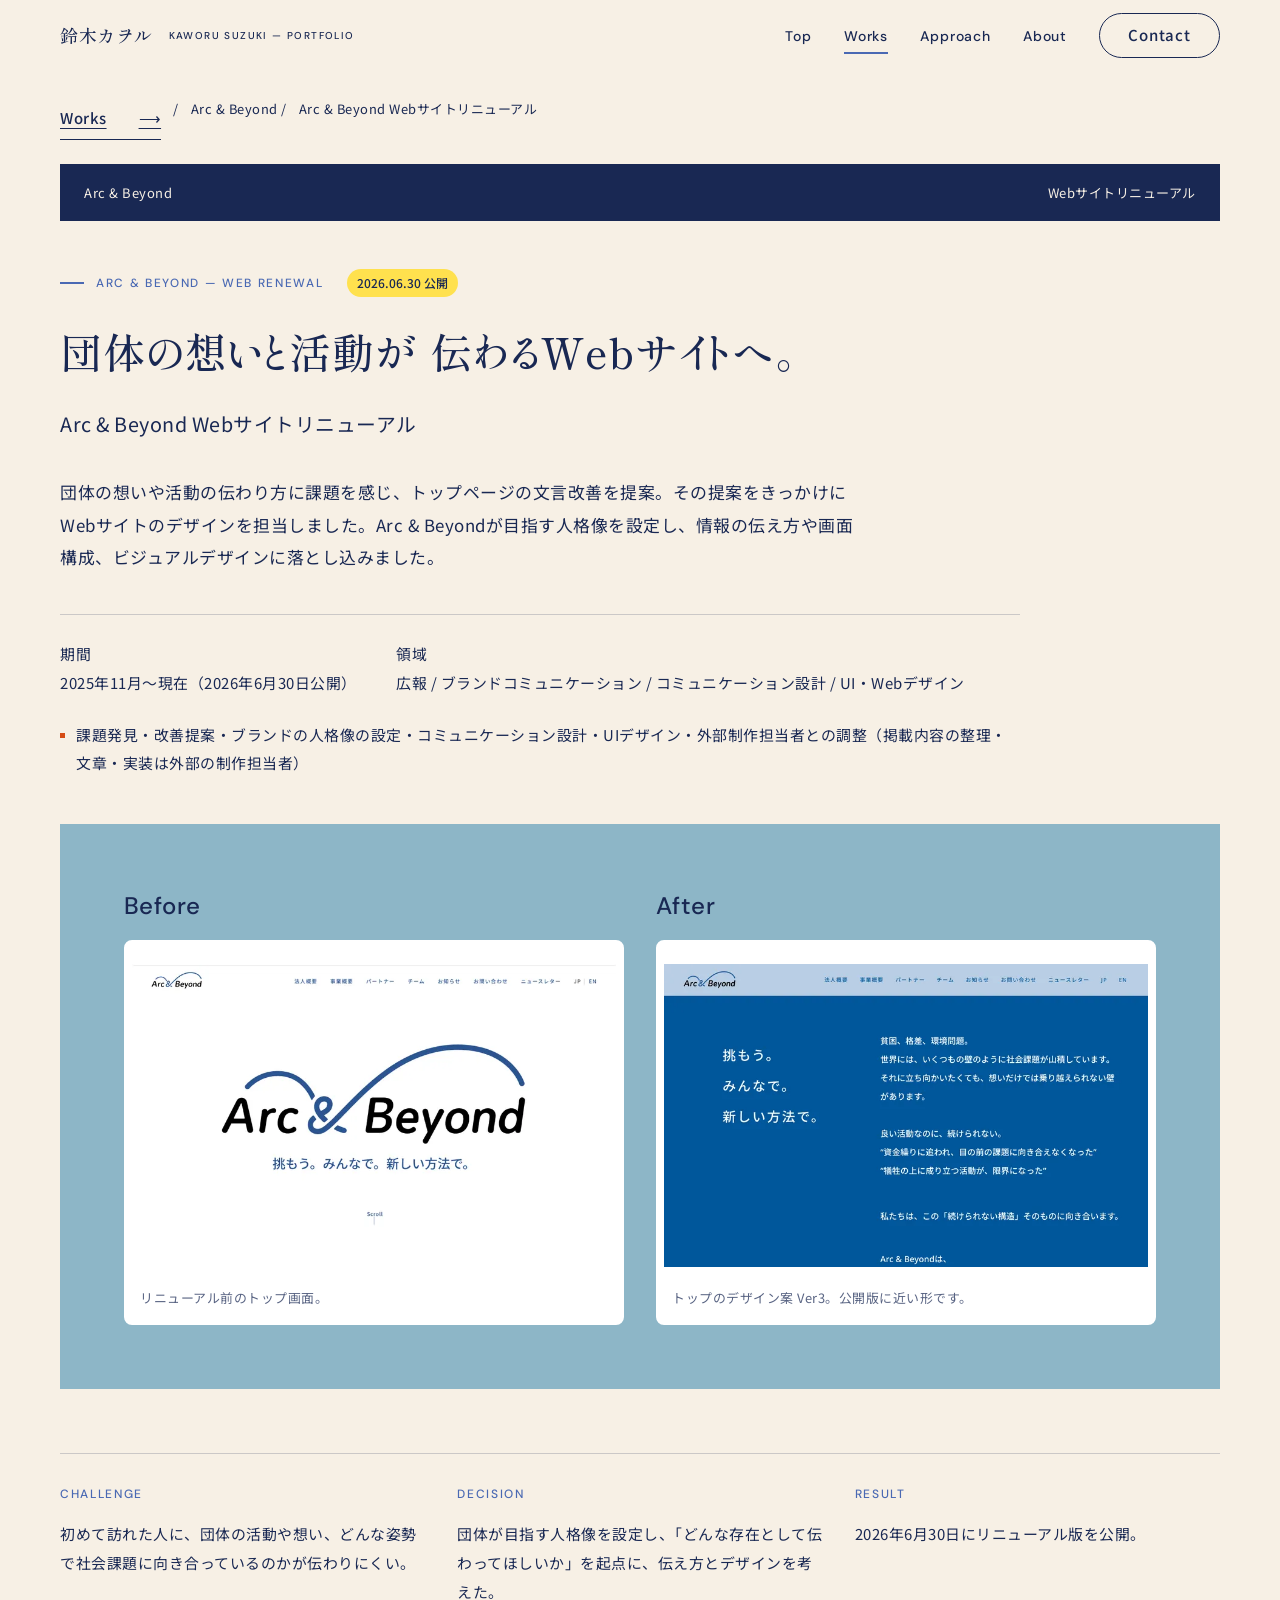
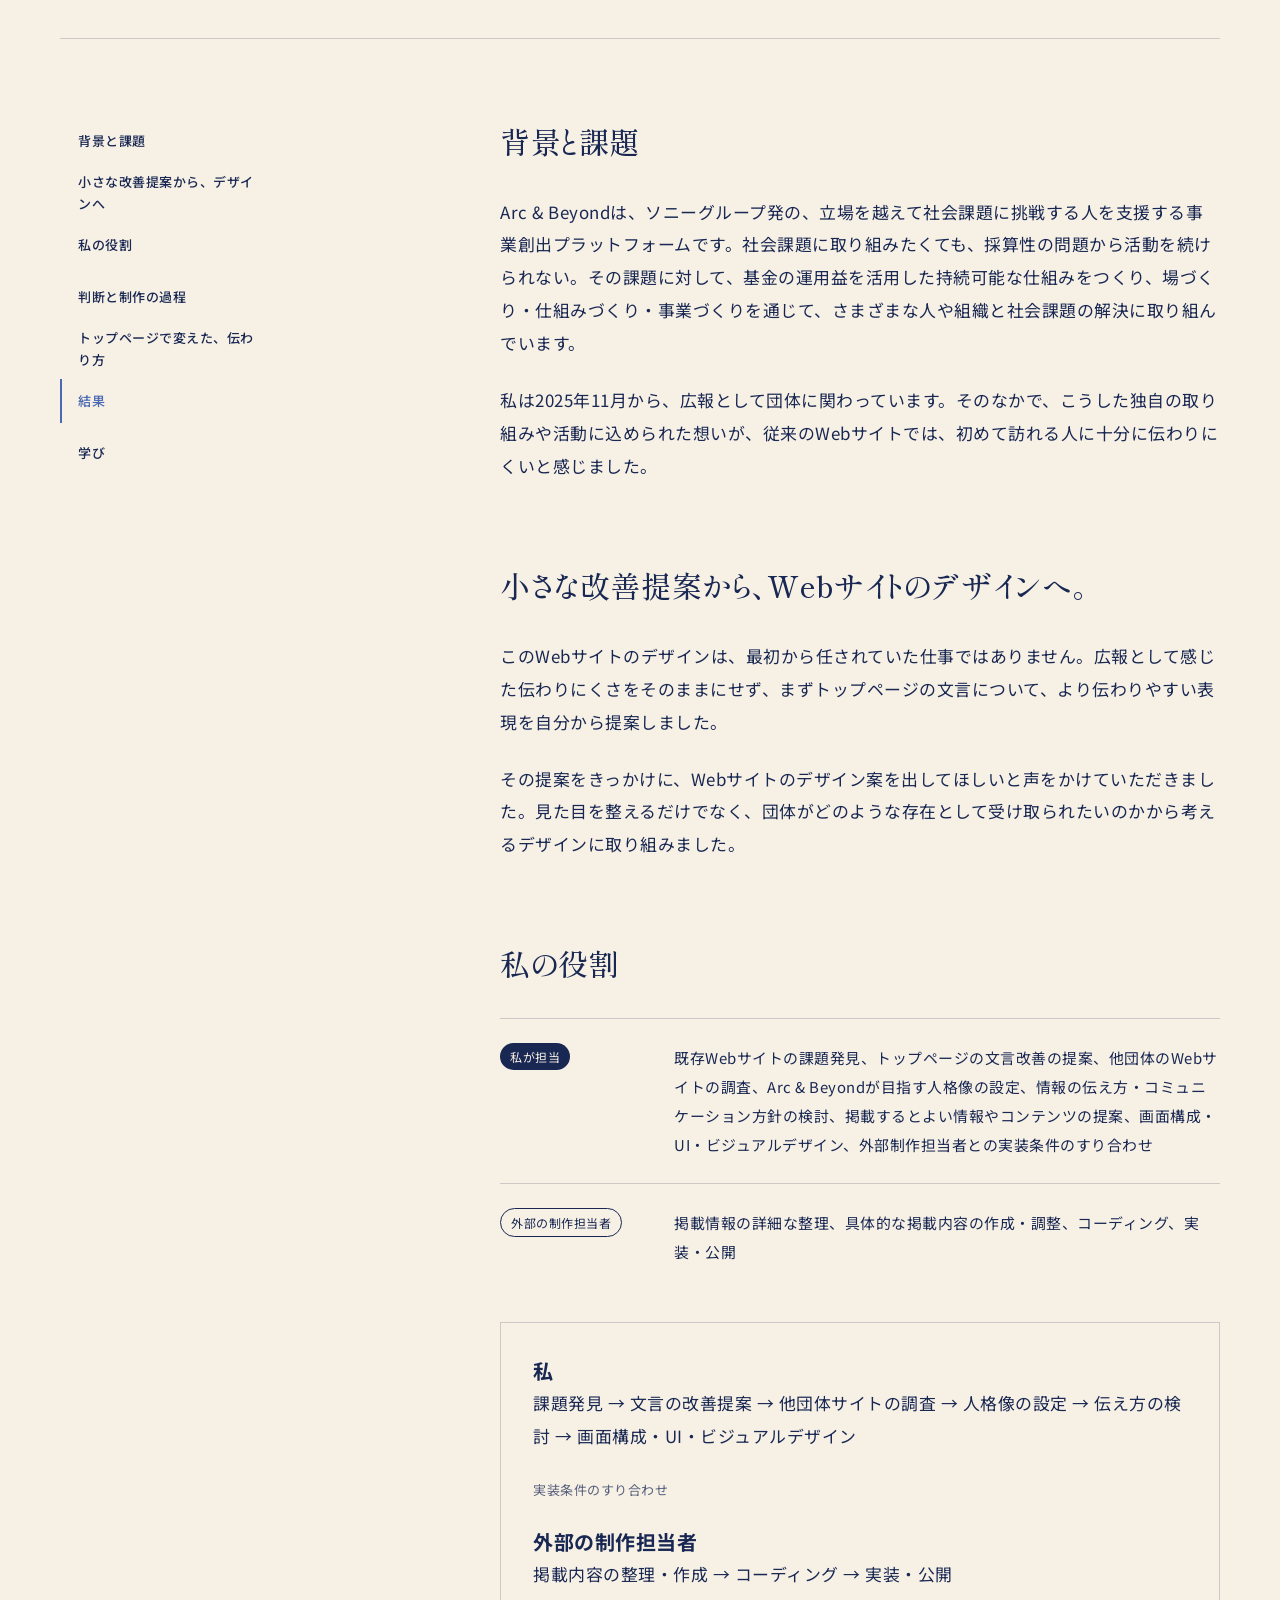
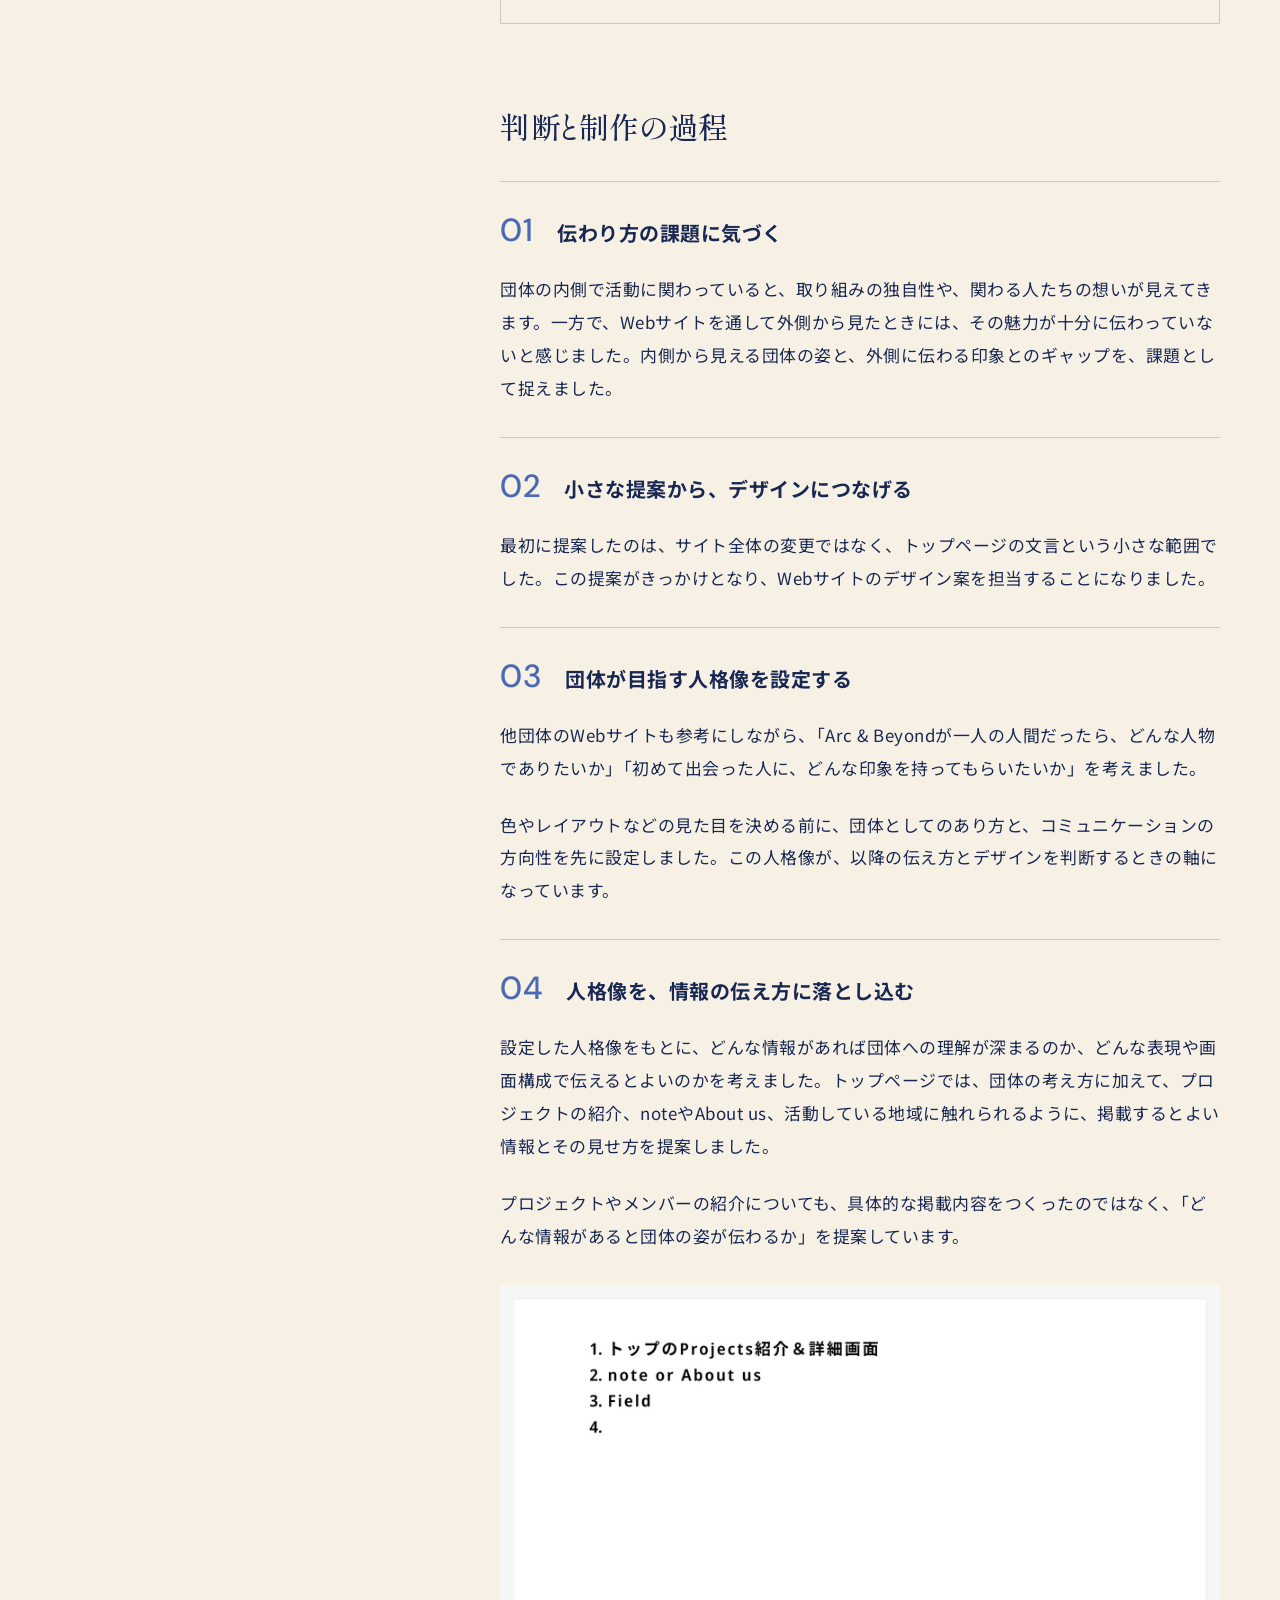
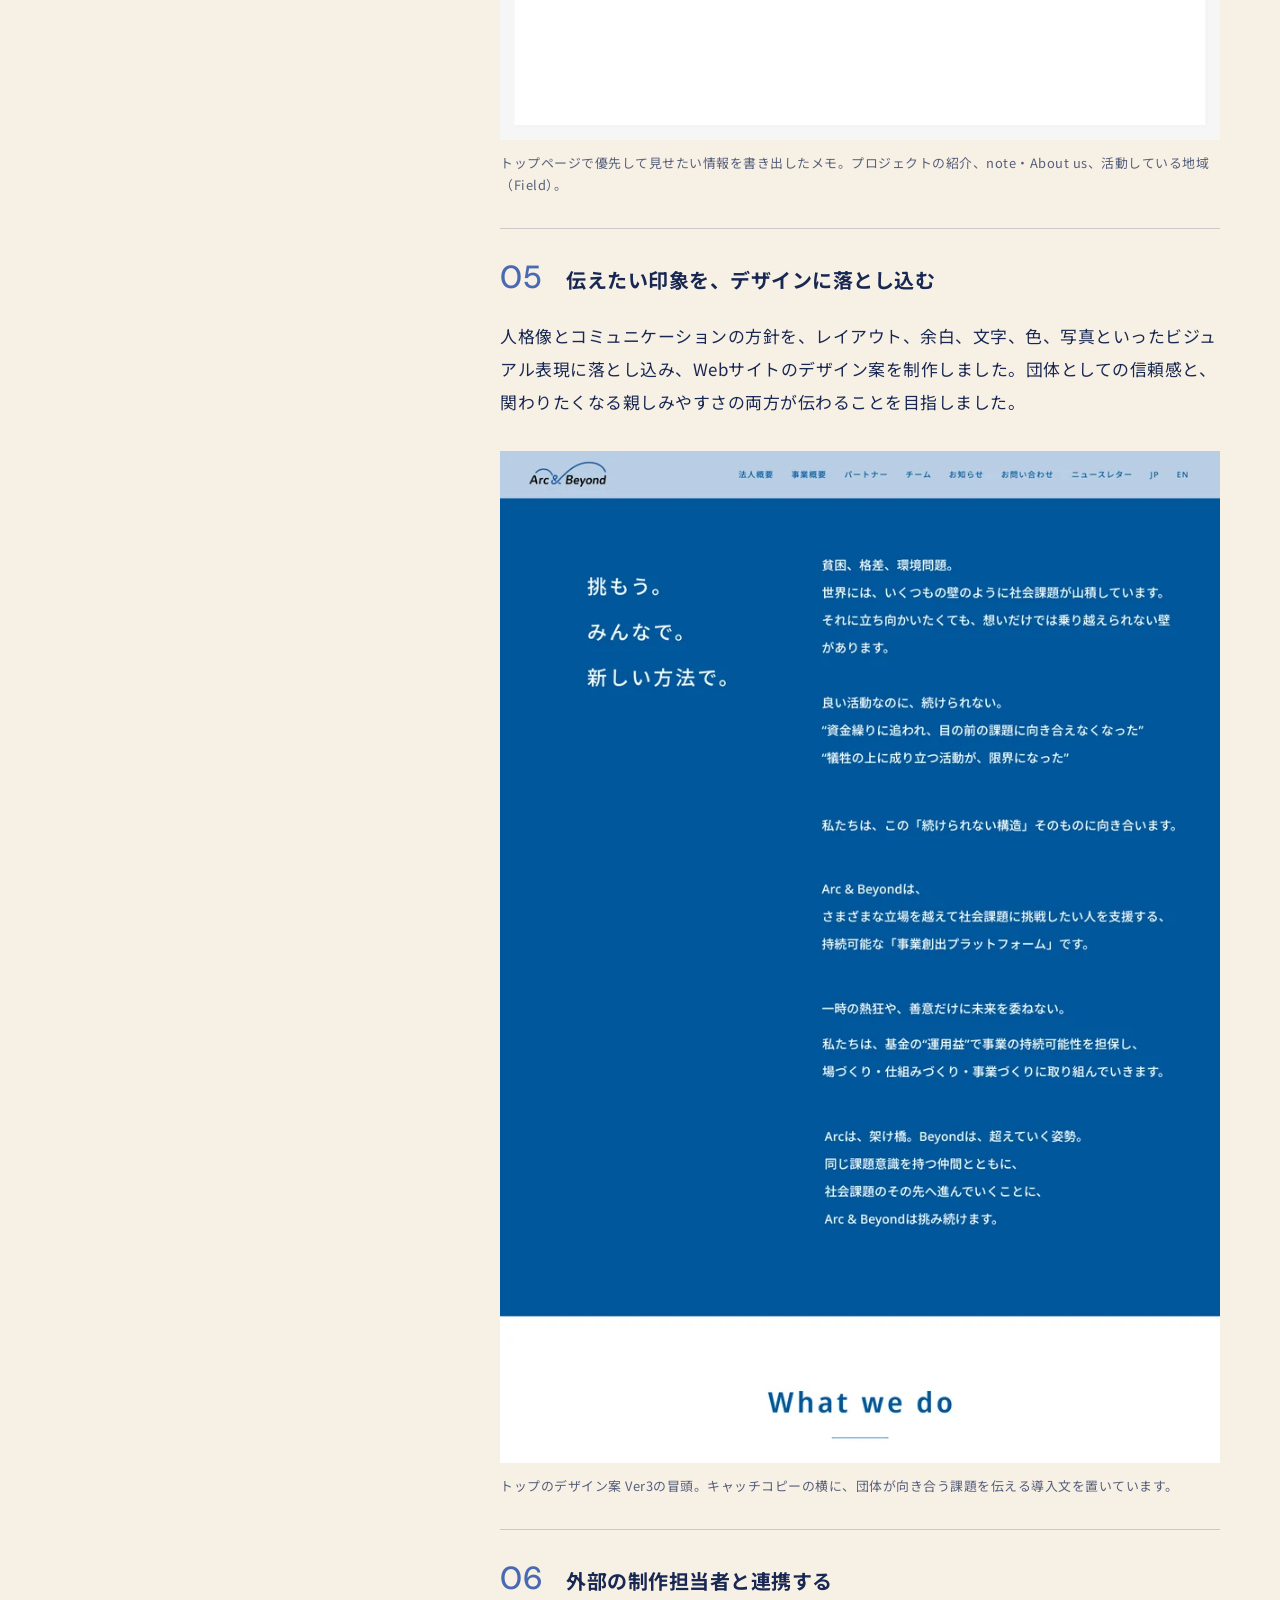
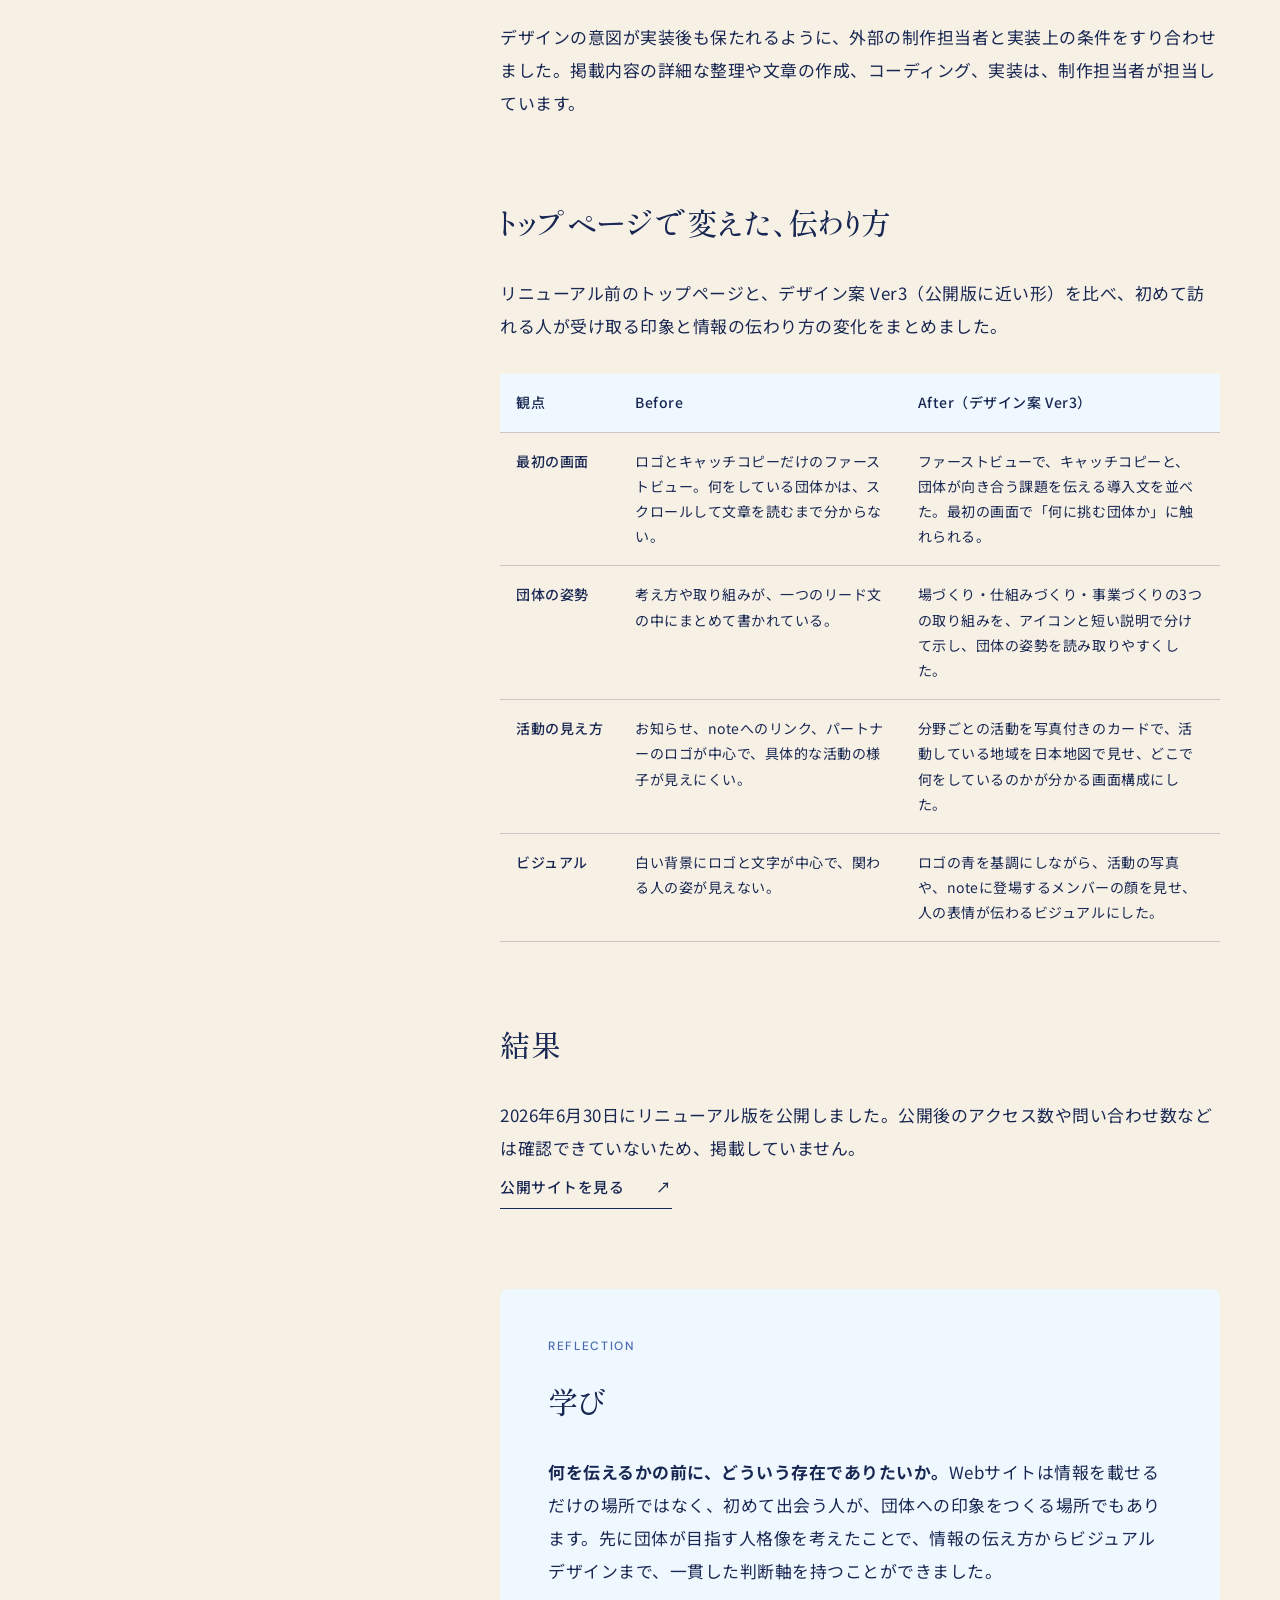
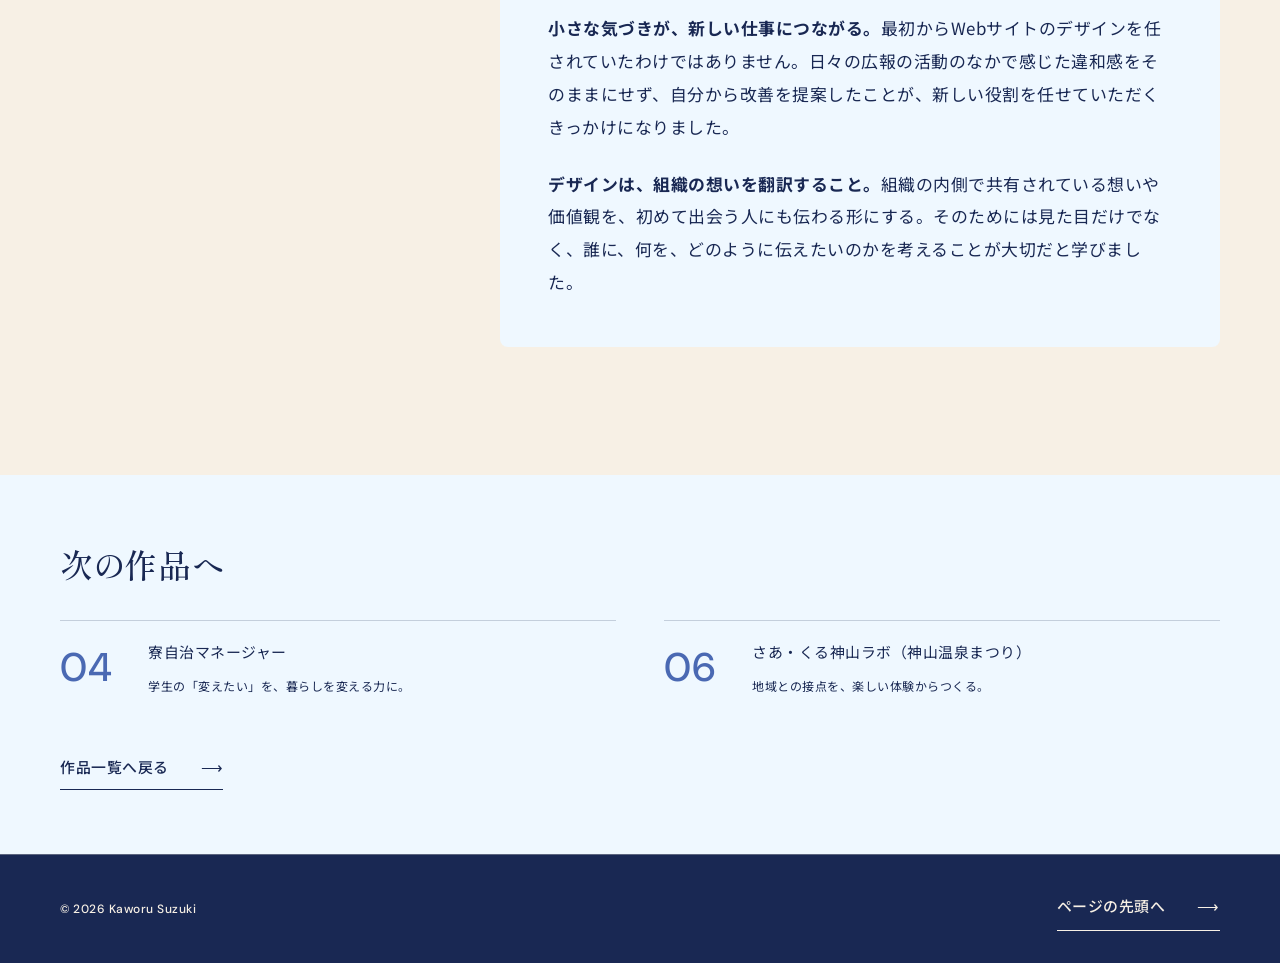
<file: works/arc-beyond-web.html>
<!DOCTYPE html>
<html lang="ja">
<head>
<meta charset="UTF-8">
<meta name="viewport" content="width=device-width, initial-scale=1">
<title>Arc &amp; Beyond Webサイトリニューアル｜鈴木カヲル ポートフォリオ</title>
<meta name="description" content="団体の想いや活動の伝わり方に課題を感じ、トップページの文言改善を提案。その提案をきっかけにWebサイトのデザインを担当しました。Arc &amp; Beyondが目指す人格像を設定し、情報の伝え方や画面構成、ビジュアルデザインに落とし込みました。">
<link rel="canonical" href="https://kmc2318.github.io/kmc2318_Portfolio/works/arc-beyond-web.html">
<meta property="og:type" content="website">
<meta property="og:locale" content="ja_JP">
<meta property="og:title" content="Arc &amp; Beyond Webサイトリニューアル｜鈴木カヲル ポートフォリオ">
<meta property="og:description" content="団体の想いや活動の伝わり方に課題を感じ、トップページの文言改善を提案。その提案をきっかけにWebサイトのデザインを担当しました。Arc &amp; Beyondが目指す人格像を設定し、情報の伝え方や画面構成、ビジュアルデザインに落とし込みました。">
<meta property="og:url" content="https://kmc2318.github.io/kmc2318_Portfolio/works/arc-beyond-web.html">
<meta property="og:image" content="https://kmc2318.github.io/kmc2318_Portfolio/assets/img/hero/blue-editorial-og.jpg">
<meta property="og:image:width" content="1200">
<meta property="og:image:height" content="630">
<meta name="twitter:card" content="summary_large_image">
<link rel="preconnect" href="https://fonts.googleapis.com">
<link rel="preconnect" href="https://fonts.gstatic.com" crossorigin>
<link rel="stylesheet" href="https://fonts.googleapis.com/css2?family=DM+Sans:wght@400..500&amp;family=Noto+Sans+JP:wght@400..700&amp;family=Shippori+Mincho:wght@400;500&amp;display=swap" media="print" onload="this.media=&#x27;all&#x27;">
<noscript>
<link rel="stylesheet" href="https://fonts.googleapis.com/css2?family=DM+Sans:wght@400..500&amp;family=Noto+Sans+JP:wght@400..700&amp;family=Shippori+Mincho:wght@400;500&amp;display=swap">
</noscript>
<link rel="stylesheet" href="../css/tokens.css">
<link rel="stylesheet" href="../css/base.css">
<link rel="stylesheet" href="../css/components.css">
<link rel="stylesheet" href="../css/pages.css">
<script defer src="../js/site.js">
</script>
<noscript>
<style>.editorial-detail .menu-toggle{display:none}@media(max-width:767px){.editorial-detail .site-header{height:auto;position:static}.editorial-detail .site-header .wrap{flex-wrap:wrap;padding-block:16px}.editorial-detail .site-nav{display:flex;gap:16px;flex-wrap:wrap}}</style>
</noscript>
</head>
<body id="top" class="editorial-detail case-page">
<a class="skip-link" href="#main">本文へスキップ</a>
<header class="site-header">
<div class="wrap">
<a class="logo brand" href="../index.html">
<b>鈴木カヲル</b>
<span class="label">Kaworu Suzuki — Portfolio</span>
</a>
<nav class="nav site-nav" aria-label="メインナビゲーション">
<a href="../index.html" data-nav="top">Top</a>
<a class="" href="../index.html#works">Works</a>
<a href="../index.html#approach" class="">Approach</a>
<a href="../index.html#about" class="">About</a>
<a class="btn btn--secondary btn--sm" href="../index.html#contact">Contact</a>
<span class="nav-indicator" aria-hidden="true">
</span>
</nav>
<button class="menu-btn menu-toggle" aria-label="メニューを開く" type="button" aria-expanded="false" aria-controls="mobile-menu">
<i>
</i>
</button>
</div>
</header>
<div class="mobile-menu dark" id="mobile-menu" role="dialog" aria-modal="true" aria-label="ナビゲーション" hidden>
<button class="mobile-close" type="button" aria-label="メニューを閉じる">×</button>
<nav>
<a href="../index.html">Top</a>
<a href="../index.html#works">Works</a>
<a href="../index.html#approach">Approach</a>
<a href="../index.html#about">About</a>
<a href="../index.html#contact">Contact</a>
</nav>
<a class="email" href="mailto:kmc2318@kamiyama.ac.jp">kmc2318@kamiyama.ac.jp</a>
</div>
<main id="main">
<div class="container">
<nav class="breadcrumb" aria-label="パンくず">
<a class="text-link" href="../index.html#works">Works <span aria-hidden="true">⟶</span>
</a>
<span aria-hidden="true">/</span>
<span>Arc &amp; Beyond /</span>
<span>Arc &amp; Beyond Webサイトリニューアル</span>
</nav>
<div class="affiliation-bar dark">
<span>Arc &amp; Beyond</span>
<span>Webサイトリニューアル</span>
</div>
<section class="case-hero">
<div class="work-meta">
<p class="eyebrow">ARC &amp; BEYOND — WEB RENEWAL</p>
<span class="status ">2026.06.30 公開</span>
</div>
<h1>
<span class="title-part">団体の想いと活動が</span>
<span class="title-part">伝わるWebサイトへ。</span>
</h1>
<p class="case-name">Arc &amp; Beyond Webサイトリニューアル</p>
<div class="case-overview">
<p>団体の想いや活動の伝わり方に課題を感じ、トップページの文言改善を提案。その提案をきっかけにWebサイトのデザインを担当しました。Arc &amp; Beyondが目指す人格像を設定し、情報の伝え方や画面構成、ビジュアルデザインに落とし込みました。</p>
</div>
<div class="case-meta">
<p>期間<br>2025年11月〜現在（2026年6月30日公開）</p>
<p>領域<br>広報 / ブランドコミュニケーション / コミュニケーション設計 / UI・Webデザイン</p>
<p class="role-line">課題発見・改善提案・ブランドの人格像の設定・コミュニケーション設計・UIデザイン・外部制作担当者との調整（掲載内容の整理・文章・実装は外部の制作担当者）</p>
</div>
<div class="case-visual">
<div class="comparison" data-comparison>
<div class="comparison-tabs" role="tablist" aria-label="Webサイトの変更前後">
<button id="tab-before" role="tab" aria-controls="panel-before" aria-selected="true">Before</button>
<button id="tab-after" role="tab" aria-controls="panel-after" aria-selected="false" tabindex="-1">After</button>
</div>
<div class="comparison-grid">
<div id="panel-before" class="comparison-panel" role="tabpanel" aria-labelledby="tab-before">
<h2>Before</h2>
<div class="browser-window">
<figure class="detail-photo ">
<button class="photo-button" data-lightbox type="button" aria-label="旧サイトのトップ画面を拡大">
<picture>
<source type="image/webp" srcset="../assets/img/arc-beyond-web/web-before-800.webp 800w, ../assets/img/arc-beyond-web/web-before-1600.webp 1077w" sizes="(max-width:767px) 100vw, 800px">
<img src="../assets/img/arc-beyond-web/web-before-1600.jpg" srcset="../assets/img/arc-beyond-web/web-before-800.jpg 800w, ../assets/img/arc-beyond-web/web-before-1600.jpg 1077w" sizes="(max-width:767px) 100vw, 800px" data-full="../assets/img/arc-beyond-web/web-before-1600.webp" width="1077" height="670" alt="旧サイトのトップ画面" decoding="async" loading="lazy">
</picture>
</button>
<figcaption>リニューアル前のトップ画面。</figcaption>
</figure>
</div>
</div>
<div id="panel-after" class="comparison-panel" role="tabpanel" aria-labelledby="tab-after">
<h2>After</h2>
<div class="browser-window">
<figure class="detail-photo ">
<button class="photo-button" data-lightbox type="button" aria-label="トップのデザイン案 Ver3を拡大">
<picture>
<source type="image/webp" srcset="../assets/img/arc-beyond-web/web-after-800.webp 800w, ../assets/img/arc-beyond-web/web-after-1600.webp 1280w" sizes="(max-width:767px) 100vw, 800px">
<img src="../assets/img/arc-beyond-web/web-after-1600.jpg" srcset="../assets/img/arc-beyond-web/web-after-800.jpg 800w, ../assets/img/arc-beyond-web/web-after-1600.jpg 1280w" sizes="(max-width:767px) 100vw, 800px" data-full="../assets/img/arc-beyond-web/web-after-1600.webp" width="1280" height="800" alt="トップのデザイン案 Ver3" decoding="async" loading="lazy">
</picture>
</button>
<figcaption>トップのデザイン案 Ver3。公開版に近い形です。</figcaption>
</figure>
</div>
</div>
</div>
</div>
</div>
</section>
<div class="key-points">
<div>
<h2>CHALLENGE</h2>
<p>初めて訪れた人に、団体の活動や想い、どんな姿勢で社会課題に向き合っているのかが伝わりにくい。</p>
</div>
<div>
<h2>DECISION</h2>
<p>団体が目指す人格像を設定し、「どんな存在として伝わってほしいか」を起点に、伝え方とデザインを考えた。</p>
</div>
<div>
<h2>RESULT</h2>
<p>2026年6月30日にリニューアル版を公開。</p>
</div>
</div>
<div class="case-layout">
<nav class="case-toc" aria-label="このページの目次">
<a class="text-link" href="#context">背景と課題 <span aria-hidden="true">⟶</span>
</a>
<a class="text-link" href="#judgment">小さな改善提案から、デザインへ <span aria-hidden="true">⟶</span>
</a>
<a class="text-link" href="#role">私の役割 <span aria-hidden="true">⟶</span>
</a>
<a class="text-link" href="#process">判断と制作の過程 <span aria-hidden="true">⟶</span>
</a>
<a class="text-link" href="#changes">トップページで変えた、伝わり方 <span aria-hidden="true">⟶</span>
</a>
<a class="text-link" href="#results">結果 <span aria-hidden="true">⟶</span>
</a>
<a class="text-link" href="#reflection">学び <span aria-hidden="true">⟶</span>
</a>
</nav>
<div class="case-body">
<section id="context">
<h2>背景と課題</h2>
<p>Arc &amp; Beyondは、ソニーグループ発の、立場を越えて社会課題に挑戦する人を支援する事業創出プラットフォームです。社会課題に取り組みたくても、採算性の問題から活動を続けられない。その課題に対して、基金の運用益を活用した持続可能な仕組みをつくり、場づくり・仕組みづくり・事業づくりを通じて、さまざまな人や組織と社会課題の解決に取り組んでいます。</p>
<p>私は2025年11月から、広報として団体に関わっています。そのなかで、こうした独自の取り組みや活動に込められた想いが、従来のWebサイトでは、初めて訪れる人に十分に伝わりにくいと感じました。</p>
</section>
<section id="judgment">
<h2>小さな改善提案から、Webサイトのデザインへ。</h2>
<p>このWebサイトのデザインは、最初から任されていた仕事ではありません。広報として感じた伝わりにくさをそのままにせず、まずトップページの文言について、より伝わりやすい表現を自分から提案しました。</p>
<p>その提案をきっかけに、Webサイトのデザイン案を出してほしいと声をかけていただきました。見た目を整えるだけでなく、団体がどのような存在として受け取られたいのかから考えるデザインに取り組みました。</p>
</section>
<section id="role">
<h2>私の役割</h2>
<div class="role-matrix">
<div>
<span class="role-chip ">私が担当</span>
<p>既存Webサイトの課題発見、トップページの文言改善の提案、他団体のWebサイトの調査、Arc &amp; Beyondが目指す人格像の設定、情報の伝え方・コミュニケーション方針の検討、掲載するとよい情報やコンテンツの提案、画面構成・UI・ビジュアルデザイン、外部制作担当者との実装条件のすり合わせ</p>
</div>
<div>
<span class="role-chip role-chip--others">外部の制作担当者</span>
<p>掲載情報の詳細な整理、具体的な掲載内容の作成・調整、コーディング、実装・公開</p>
</div>
</div>
<div class="ownership-flow">
<div>
<h3>私</h3>
<p>課題発見 → 文言の改善提案 → 他団体サイトの調査 → 人格像の設定 → 伝え方の検討 → 画面構成・UI・ビジュアルデザイン</p>
</div>
<p>実装条件のすり合わせ</p>
<div>
<h3>外部の制作担当者</h3>
<p>掲載内容の整理・作成 → コーディング → 実装・公開</p>
</div>
</div>
</section>
<section id="process">
<h2>判断と制作の過程</h2>
<div class="process-step">
<h3>
<span class="number">01</span>
<span>伝わり方の課題に気づく</span>
</h3>
<p>団体の内側で活動に関わっていると、取り組みの独自性や、関わる人たちの想いが見えてきます。一方で、Webサイトを通して外側から見たときには、その魅力が十分に伝わっていないと感じました。内側から見える団体の姿と、外側に伝わる印象とのギャップを、課題として捉えました。</p>
</div>
<div class="process-step">
<h3>
<span class="number">02</span>
<span>小さな提案から、デザインにつなげる</span>
</h3>
<p>最初に提案したのは、サイト全体の変更ではなく、トップページの文言という小さな範囲でした。この提案がきっかけとなり、Webサイトのデザイン案を担当することになりました。</p>
</div>
<div class="process-step">
<h3>
<span class="number">03</span>
<span>団体が目指す人格像を設定する</span>
</h3>
<p>他団体のWebサイトも参考にしながら、「Arc &amp; Beyondが一人の人間だったら、どんな人物でありたいか」「初めて出会った人に、どんな印象を持ってもらいたいか」を考えました。</p>
<p>色やレイアウトなどの見た目を決める前に、団体としてのあり方と、コミュニケーションの方向性を先に設定しました。この人格像が、以降の伝え方とデザインを判断するときの軸になっています。</p>

</div>
<div class="process-step">
<h3>
<span class="number">04</span>
<span>人格像を、情報の伝え方に落とし込む</span>
</h3>
<p>設定した人格像をもとに、どんな情報があれば団体への理解が深まるのか、どんな表現や画面構成で伝えるとよいのかを考えました。トップページでは、団体の考え方に加えて、プロジェクトの紹介、noteやAbout us、活動している地域に触れられるように、掲載するとよい情報とその見せ方を提案しました。</p>
<p>プロジェクトやメンバーの紹介についても、具体的な掲載内容をつくったのではなく、「どんな情報があると団体の姿が伝わるか」を提案しています。</p>
<figure class="detail-photo ">
<button class="photo-button" data-lightbox type="button" aria-label="トップページで優先して見せたい情報のメモを拡大">
<picture>
<source type="image/webp" srcset="../assets/img/arc-beyond-web/detail-web-priority-800.webp 800w, ../assets/img/arc-beyond-web/detail-web-priority-1600.webp 1600w" sizes="(max-width:767px) 100vw, 800px">
<img src="../assets/img/arc-beyond-web/detail-web-priority-1600.jpg" srcset="../assets/img/arc-beyond-web/detail-web-priority-800.jpg 800w, ../assets/img/arc-beyond-web/detail-web-priority-1600.jpg 1600w" sizes="(max-width:767px) 100vw, 800px" data-full="../assets/img/arc-beyond-web/detail-web-priority-1600.webp" width="1600" height="1012" alt="トップページで優先して見せたい情報のメモ" decoding="async" loading="lazy">
</picture>
</button>
<figcaption>トップページで優先して見せたい情報を書き出したメモ。プロジェクトの紹介、note・About us、活動している地域（Field）。</figcaption>
</figure>
</div>
<div class="process-step">
<h3>
<span class="number">05</span>
<span>伝えたい印象を、デザインに落とし込む</span>
</h3>
<p>人格像とコミュニケーションの方針を、レイアウト、余白、文字、色、写真といったビジュアル表現に落とし込み、Webサイトのデザイン案を制作しました。団体としての信頼感と、関わりたくなる親しみやすさの両方が伝わることを目指しました。</p>
<figure class="detail-photo ">
<button class="photo-button" data-lightbox type="button" aria-label="トップのデザイン案 Ver3の冒頭を拡大">
<picture>
<source type="image/webp" srcset="../assets/img/arc-beyond-web/detail-web-ver3-opening-800.webp 800w, ../assets/img/arc-beyond-web/detail-web-ver3-opening-1280.webp 1280w" sizes="(max-width:767px) 100vw, 800px">
<img src="../assets/img/arc-beyond-web/detail-web-ver3-opening-1280.jpg" srcset="../assets/img/arc-beyond-web/detail-web-ver3-opening-800.jpg 800w, ../assets/img/arc-beyond-web/detail-web-ver3-opening-1280.jpg 1280w" sizes="(max-width:767px) 100vw, 800px" data-full="../assets/img/arc-beyond-web/detail-web-ver3-opening-1280.webp" width="1280" height="1800" alt="トップのデザイン案 Ver3の冒頭" decoding="async" loading="lazy">
</picture>
</button>
<figcaption>トップのデザイン案 Ver3の冒頭。キャッチコピーの横に、団体が向き合う課題を伝える導入文を置いています。</figcaption>
</figure>
</div>
<div class="process-step">
<h3>
<span class="number">06</span>
<span>外部の制作担当者と連携する</span>
</h3>
<p>デザインの意図が実装後も保たれるように、外部の制作担当者と実装上の条件をすり合わせました。掲載内容の詳細な整理や文章の作成、コーディング、実装は、制作担当者が担当しています。</p>
</div>
</section>
<section id="changes">
<h2>トップページで変えた、伝わり方</h2>
<p>リニューアル前のトップページと、デザイン案 Ver3（公開版に近い形）を比べ、初めて訪れる人が受け取る印象と情報の伝わり方の変化をまとめました。</p>
<div class="year-matrix">
<table>
<thead>
<tr>
<th scope="col" style="white-space:nowrap">観点</th>
<th scope="col">Before</th>
<th scope="col">After（デザイン案 Ver3）</th>
</tr>
</thead>
<tbody>
<tr>
<th scope="row" style="white-space:nowrap">最初の画面</th>
<td>ロゴとキャッチコピーだけのファーストビュー。何をしている団体かは、スクロールして文章を読むまで分からない。</td>
<td>ファーストビューで、キャッチコピーと、団体が向き合う課題を伝える導入文を並べた。最初の画面で「何に挑む団体か」に触れられる。</td>
</tr>
<tr>
<th scope="row" style="white-space:nowrap">団体の姿勢</th>
<td>考え方や取り組みが、一つのリード文の中にまとめて書かれている。</td>
<td>場づくり・仕組みづくり・事業づくりの3つの取り組みを、アイコンと短い説明で分けて示し、団体の姿勢を読み取りやすくした。</td>
</tr>
<tr>
<th scope="row" style="white-space:nowrap">活動の見え方</th>
<td>お知らせ、noteへのリンク、パートナーのロゴが中心で、具体的な活動の様子が見えにくい。</td>
<td>分野ごとの活動を写真付きのカードで、活動している地域を日本地図で見せ、どこで何をしているのかが分かる画面構成にした。</td>
</tr>
<tr>
<th scope="row" style="white-space:nowrap">ビジュアル</th>
<td>白い背景にロゴと文字が中心で、関わる人の姿が見えない。</td>
<td>ロゴの青を基調にしながら、活動の写真や、noteに登場するメンバーの顔を見せ、人の表情が伝わるビジュアルにした。</td>
</tr>
</tbody>
</table>
</div>
</section>
<section id="results">
<h2>結果</h2>
<p>2026年6月30日にリニューアル版を公開しました。公開後のアクセス数や問い合わせ数などは確認できていないため、掲載していません。</p>
<a class="text-link" href="https://arc-beyond.org/" target="_blank" rel="noopener noreferrer" aria-label="公開サイトを見る（別タブで開く）">公開サイトを見る <span aria-hidden="true">↗</span>
</a>
</section>
<section id="reflection">
<h2>学び</h2>
<p><strong>何を伝えるかの前に、どういう存在でありたいか。</strong>Webサイトは情報を載せるだけの場所ではなく、初めて出会う人が、団体への印象をつくる場所でもあります。先に団体が目指す人格像を考えたことで、情報の伝え方からビジュアルデザインまで、一貫した判断軸を持つことができました。</p>
<p><strong>小さな気づきが、新しい仕事につながる。</strong>最初からWebサイトのデザインを任されていたわけではありません。日々の広報の活動のなかで感じた違和感をそのままにせず、自分から改善を提案したことが、新しい役割を任せていただくきっかけになりました。</p>
<p><strong>デザインは、組織の想いを翻訳すること。</strong>組織の内側で共有されている想いや価値観を、初めて出会う人にも伝わる形にする。そのためには見た目だけでなく、誰に、何を、どのように伝えたいのかを考えることが大切だと学びました。</p>
</section>
</div>
</div>
</div>
<section class="next-works">
<div class="container">
<h2>次の作品へ</h2>
<div class="next-grid">
<a href="dorm.html">
<span class="next-number">04</span>
<span>寮自治マネージャー<small>学生の「変えたい」を、暮らしを変える力に。</small>
</span>
</a>
<a href="saakuru.html">
<span class="next-number">06</span>
<span>さあ・くる神山ラボ（神山温泉まつり）<small>地域との接点を、楽しい体験からつくる。</small>
</span>
</a>
</div>
<a class="text-link" href="../index.html#works">作品一覧へ戻る <span aria-hidden="true">⟶</span>
</a>
</div>
</section>
</main>
<footer class="site-footer dark">
<div class="container">
<span>© 2026 Kaworu Suzuki</span>
<a class="text-link" href="#top">ページの先頭へ <span aria-hidden="true">⟶</span>
</a>
</div>
</footer>
<dialog class="lightbox" aria-label="画像を拡大表示">
<button class="lightbox-close" type="button" aria-label="閉じる">×</button>
<img src="../assets/img/hero/hero-approved-800.webp" alt="" width="800" height="533" loading="lazy">
<div class="lightbox-controls">
<button type="button" data-lightbox-prev aria-label="前の画像">←</button>
<p class="caption" aria-live="polite">
</p>
<button type="button" data-lightbox-next aria-label="次の画像">→</button>
</div>
</dialog>
</body>
</html>
</file>
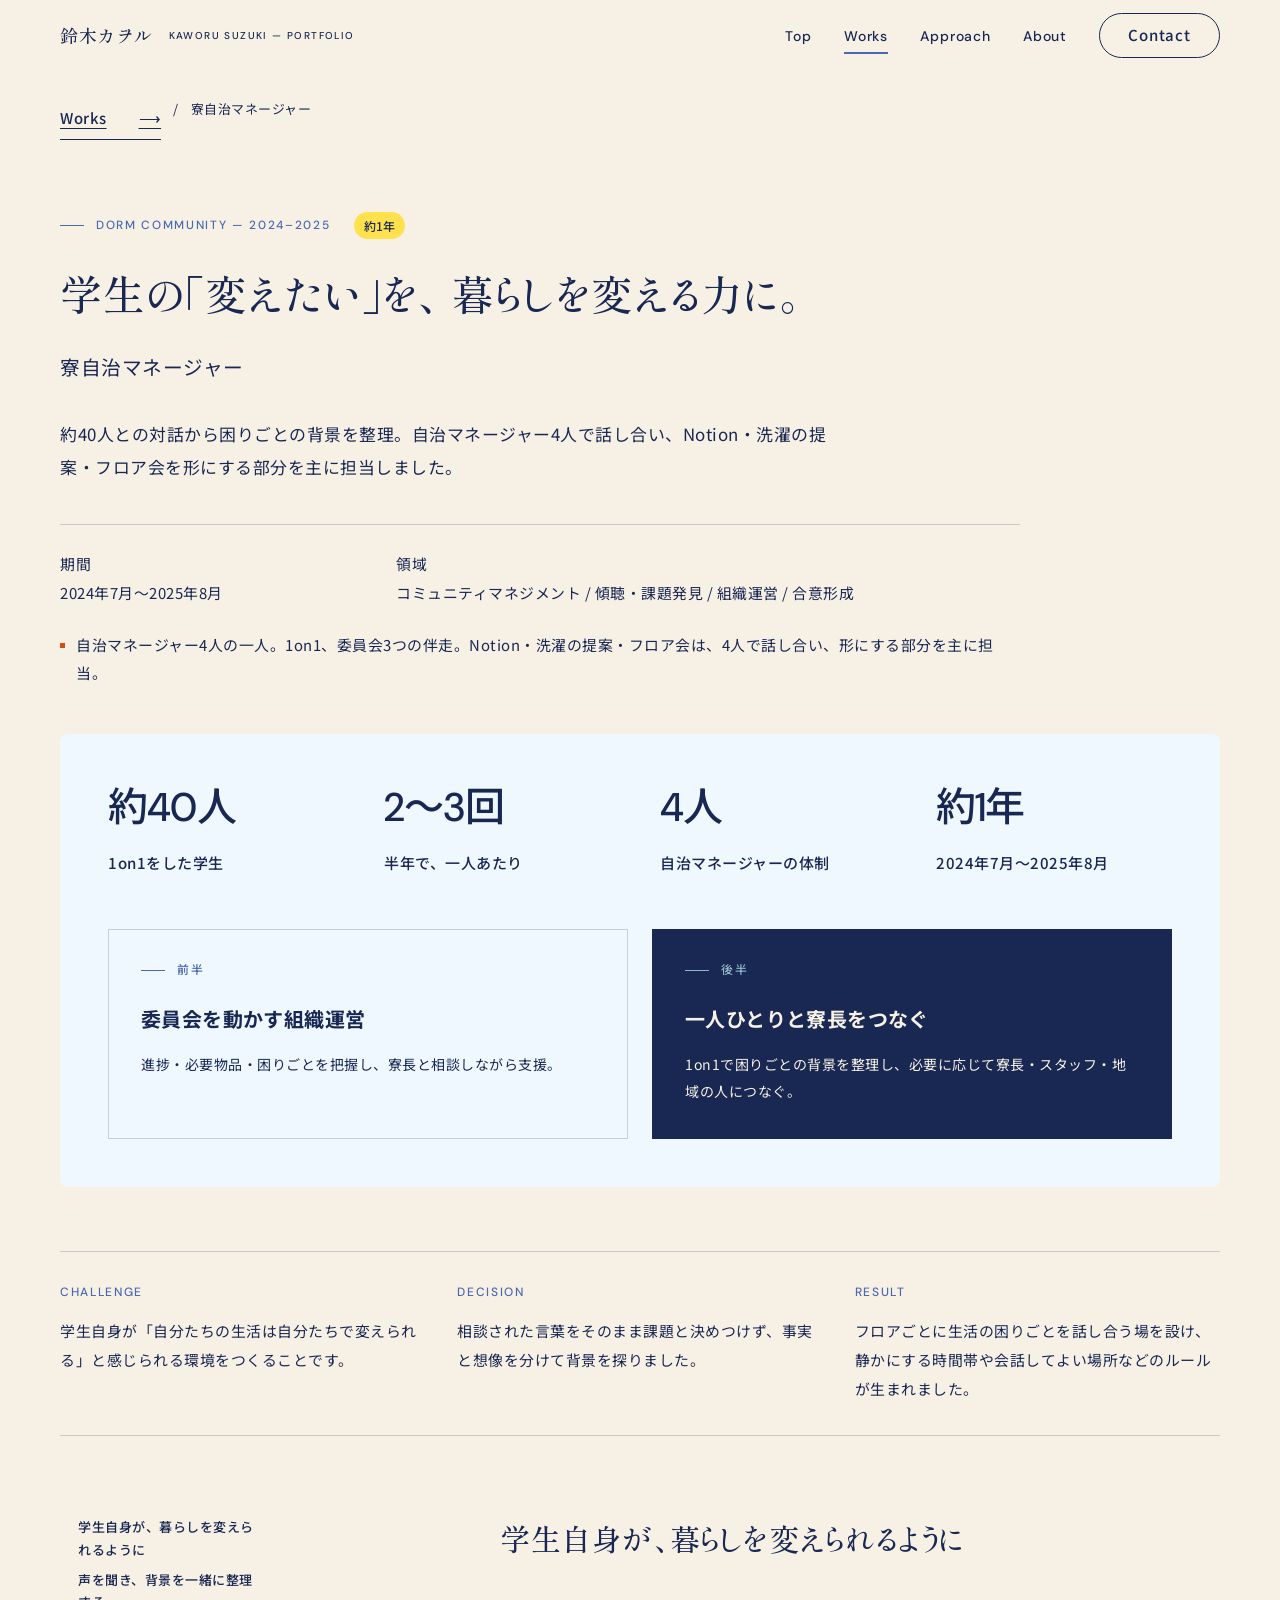
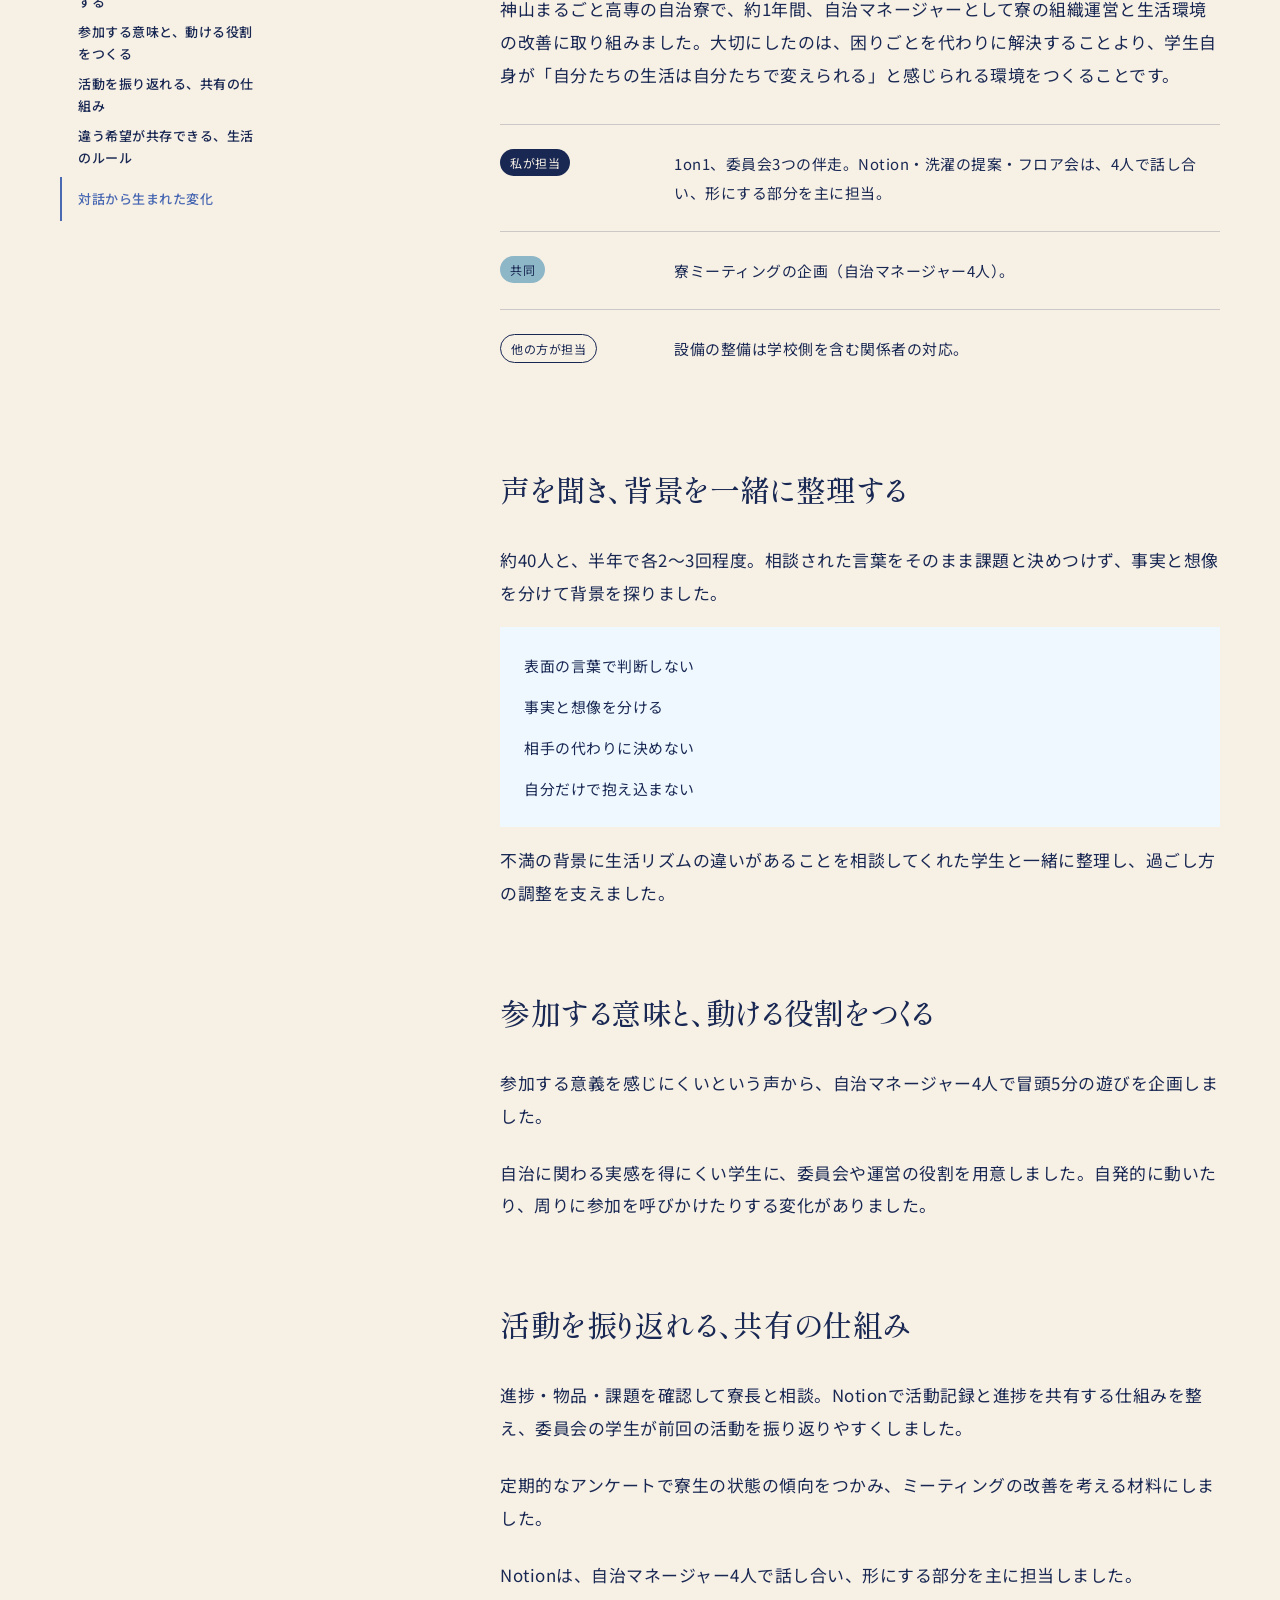
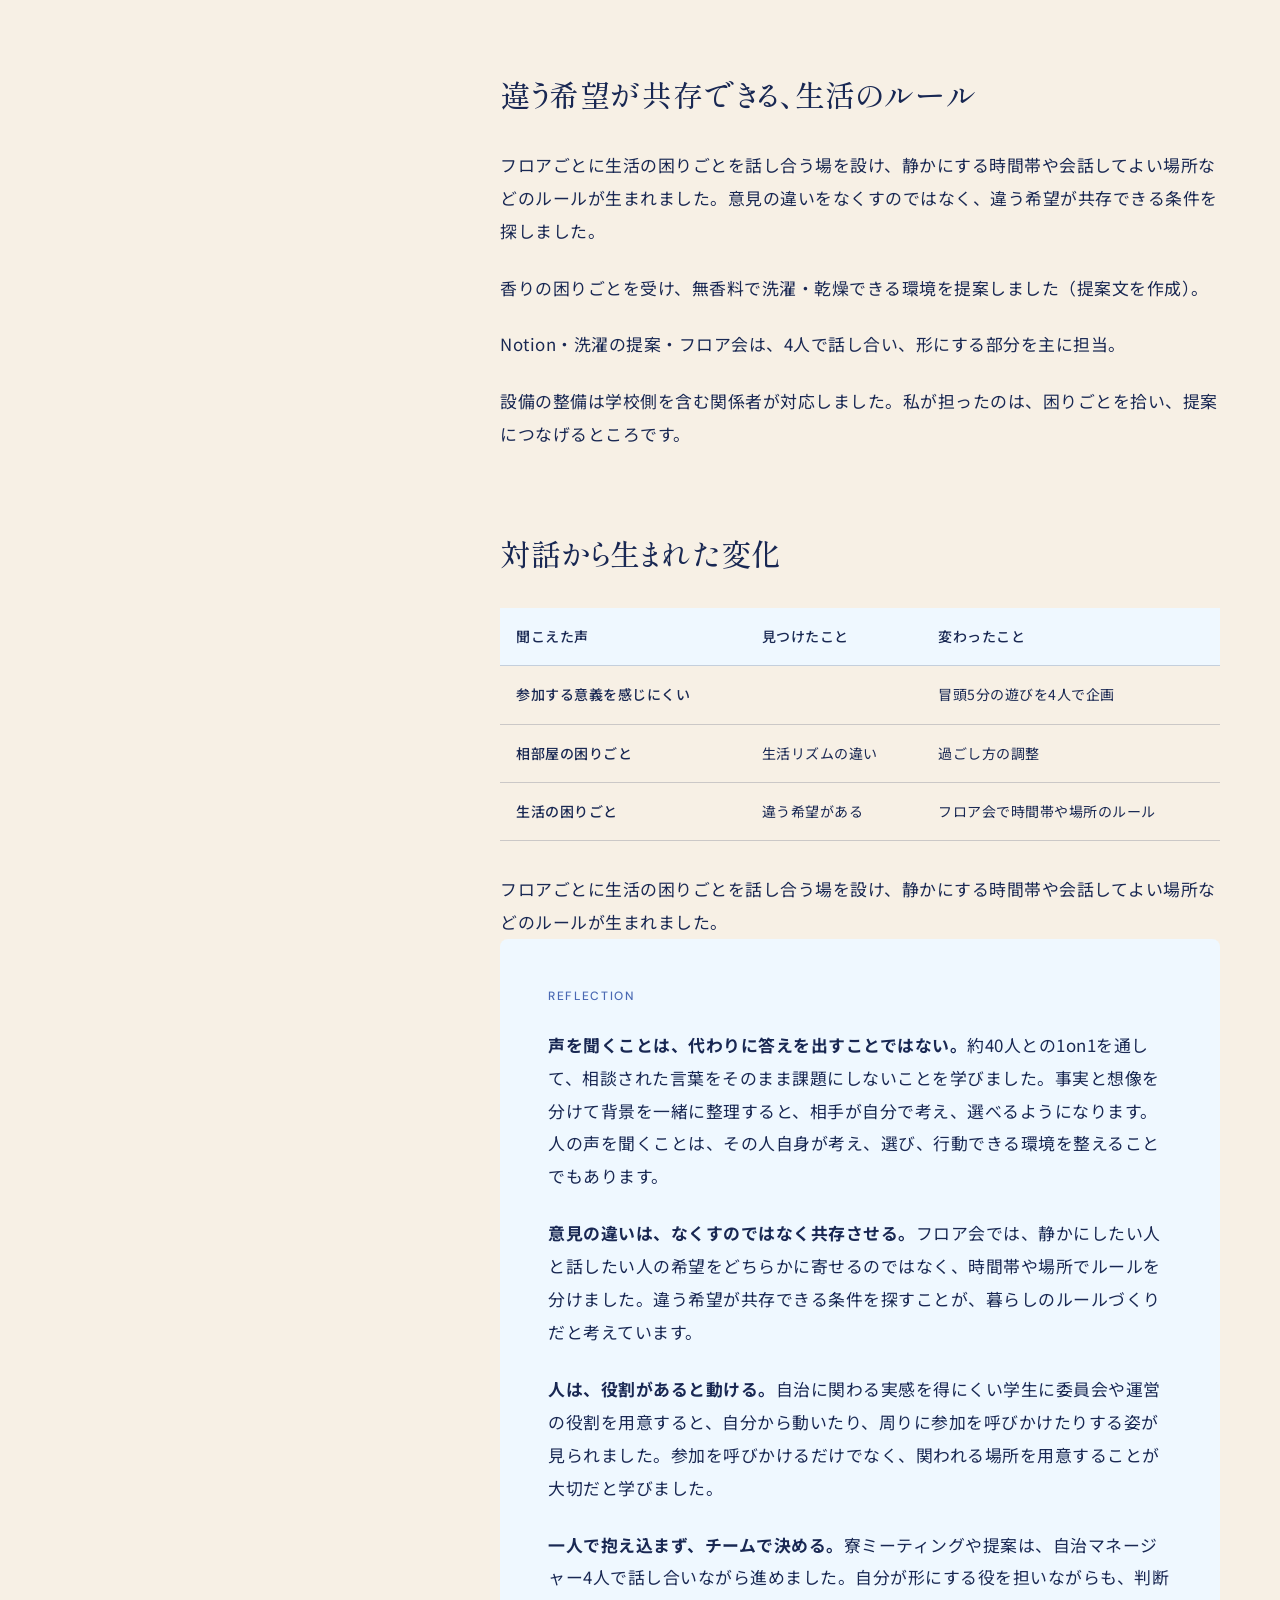
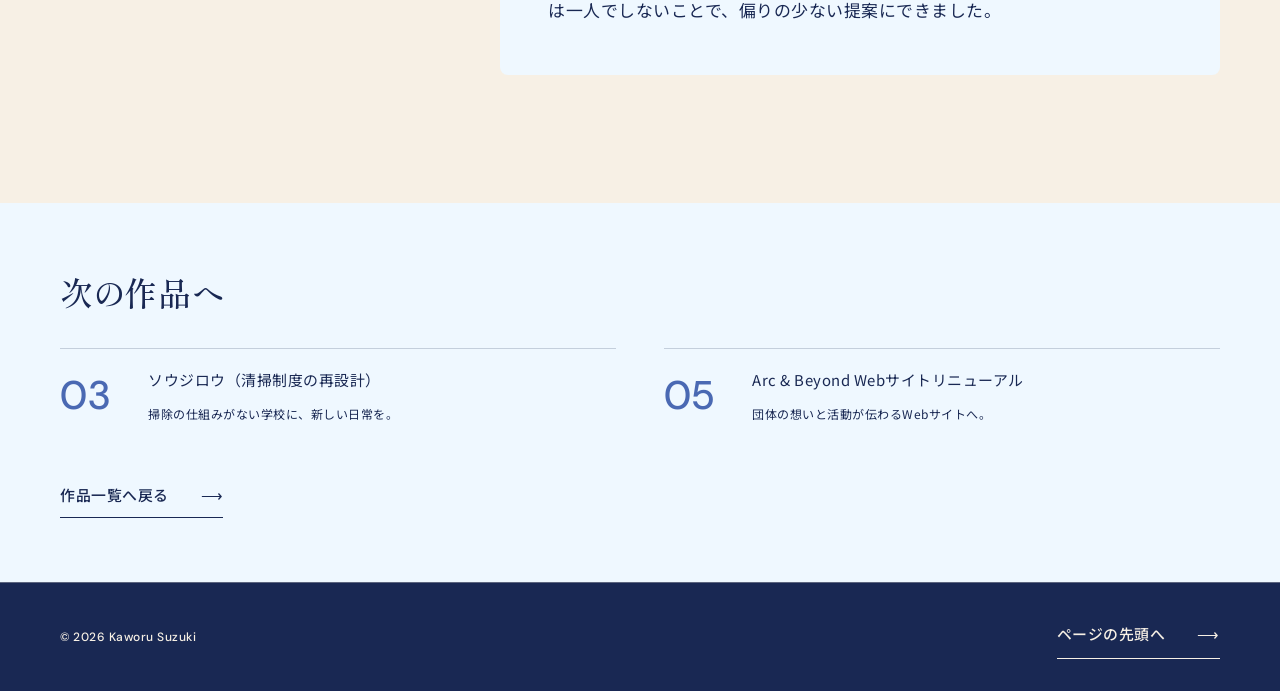
<file: works/dorm.html>
<!DOCTYPE html>
<html lang="ja">
<head>
<meta charset="UTF-8">
<meta name="viewport" content="width=device-width, initial-scale=1">
<title>寮自治マネージャー｜鈴木カヲル ポートフォリオ</title>
<meta name="description" content="約40人との対話から困りごとの背景を整理。自治マネージャー4人で話し合い、Notion・洗濯の提案・フロア会を形にする部分を主に担当しました。">
<link rel="canonical" href="https://kmc2318.github.io/kmc2318_Portfolio/works/dorm.html">
<meta property="og:type" content="website">
<meta property="og:locale" content="ja_JP">
<meta property="og:title" content="寮自治マネージャー｜鈴木カヲル ポートフォリオ">
<meta property="og:description" content="約40人との対話から困りごとの背景を整理。自治マネージャー4人で話し合い、Notion・洗濯の提案・フロア会を形にする部分を主に担当しました。">
<meta property="og:url" content="https://kmc2318.github.io/kmc2318_Portfolio/works/dorm.html">
<meta property="og:image" content="https://kmc2318.github.io/kmc2318_Portfolio/assets/img/hero/blue-editorial-og.jpg">
<meta property="og:image:width" content="1200">
<meta property="og:image:height" content="630">
<meta name="twitter:card" content="summary_large_image">
<link rel="preconnect" href="https://fonts.googleapis.com">
<link rel="preconnect" href="https://fonts.gstatic.com" crossorigin>
<link rel="stylesheet" href="https://fonts.googleapis.com/css2?family=DM+Sans:wght@400..500&amp;family=Noto+Sans+JP:wght@400..700&amp;family=Shippori+Mincho:wght@400;500&amp;display=swap" media="print" onload="this.media=&#x27;all&#x27;">
<noscript>
<link rel="stylesheet" href="https://fonts.googleapis.com/css2?family=DM+Sans:wght@400..500&amp;family=Noto+Sans+JP:wght@400..700&amp;family=Shippori+Mincho:wght@400;500&amp;display=swap">
</noscript>
<link rel="stylesheet" href="../css/tokens.css">
<link rel="stylesheet" href="../css/base.css">
<link rel="stylesheet" href="../css/components.css">
<link rel="stylesheet" href="../css/pages.css">
<script defer src="../js/site.js">
</script>
<noscript>
<style>.editorial-detail .menu-toggle{display:none}@media(max-width:767px){.editorial-detail .site-header{height:auto;position:static}.editorial-detail .site-header .wrap{flex-wrap:wrap;padding-block:16px}.editorial-detail .site-nav{display:flex;gap:16px;flex-wrap:wrap}}</style>
</noscript>
</head>
<body id="top" class="editorial-detail case-page">
<a class="skip-link" href="#main">本文へスキップ</a>
<header class="site-header">
<div class="wrap">
<a class="logo brand" href="../index.html">
<b>鈴木カヲル</b>
<span class="label">Kaworu Suzuki — Portfolio</span>
</a>
<nav class="nav site-nav" aria-label="メインナビゲーション">
<a href="../index.html" data-nav="top">Top</a>
<a class="" href="../index.html#works">Works</a>
<a href="../index.html#approach" class="">Approach</a>
<a href="../index.html#about" class="">About</a>
<a class="btn btn--secondary btn--sm" href="../index.html#contact">Contact</a>
<span class="nav-indicator" aria-hidden="true">
</span>
</nav>
<button class="menu-btn menu-toggle" aria-label="メニューを開く" type="button" aria-expanded="false" aria-controls="mobile-menu">
<i>
</i>
</button>
</div>
</header>
<div class="mobile-menu dark" id="mobile-menu" role="dialog" aria-modal="true" aria-label="ナビゲーション" hidden>
<button class="mobile-close" type="button" aria-label="メニューを閉じる">×</button>
<nav>
<a href="../index.html">Top</a>
<a href="../index.html#works">Works</a>
<a href="../index.html#approach">Approach</a>
<a href="../index.html#about">About</a>
<a href="../index.html#contact">Contact</a>
</nav>
<a class="email" href="mailto:kmc2318@kamiyama.ac.jp">kmc2318@kamiyama.ac.jp</a>
</div>
<main id="main">
<div class="container">
<nav class="breadcrumb" aria-label="パンくず">
<a class="text-link" href="../index.html#works">Works <span aria-hidden="true">⟶</span>
</a>
<span aria-hidden="true">/</span>
<span>寮自治マネージャー</span>
</nav>
<section class="case-hero">
<div class="work-meta">
<p class="eyebrow">DORM COMMUNITY — 2024–2025</p>
<span class="status ">約1年</span>
</div>
<h1>
<span class="title-part">学生の「変えたい」を、</span>
<span class="title-part">暮らしを変える力に。</span>
</h1>
<p class="case-name">寮自治マネージャー</p>
<div class="case-overview">
<p>約40人との対話から困りごとの背景を整理。自治マネージャー4人で話し合い、Notion・洗濯の提案・フロア会を形にする部分を主に担当しました。</p>
</div>
<div class="case-meta">
<p>期間<br>2024年7月〜2025年8月</p>
<p>領域<br>コミュニティマネジメント / 傾聴・課題発見 / 組織運営 / 合意形成</p>
<p class="role-line">自治マネージャー4人の一人。1on1、委員会3つの伴走。Notion・洗濯の提案・フロア会は、4人で話し合い、形にする部分を主に担当。</p>
</div>
<div class="case-visual">
<div class="case-data-panel">
<div class="detail-stats four">
<div class="detail-stat">
<strong>約40人</strong>
<span>1on1をした学生</span>
<small>
</small>
</div>
<div class="detail-stat">
<strong>2〜3回</strong>
<span>半年で、一人あたり</span>
<small>
</small>
</div>
<div class="detail-stat">
<strong>4人</strong>
<span>自治マネージャーの体制</span>
<small>
</small>
</div>
<div class="detail-stat">
<strong>約1年</strong>
<span>2024年7月〜2025年8月</span>
<small>
</small>
</div>
</div>
<div class="dorm-shift">
<div>
<p class="eyebrow">前半</p>
<h2>委員会を動かす組織運営</h2>
<p>進捗・必要物品・困りごとを把握し、寮長と相談しながら支援。</p>
</div>
<div class="dark">
<p class="eyebrow">後半</p>
<h2>一人ひとりと寮長をつなぐ</h2>
<p>1on1で困りごとの背景を整理し、必要に応じて寮長・スタッフ・地域の人につなぐ。</p>
</div>
</div>
</div>
</div>
</section>
<div class="key-points">
<div>
<h2>CHALLENGE</h2>
<p>学生自身が「自分たちの生活は自分たちで変えられる」と感じられる環境をつくることです。</p>
</div>
<div>
<h2>DECISION</h2>
<p>相談された言葉をそのまま課題と決めつけず、事実と想像を分けて背景を探りました。</p>
</div>
<div>
<h2>RESULT</h2>
<p>フロアごとに生活の困りごとを話し合う場を設け、静かにする時間帯や会話してよい場所などのルールが生まれました。</p>
</div>
</div>
<div class="case-layout">
<nav class="case-toc" aria-label="このページの目次">
<a class="text-link" href="#context">学生自身が、暮らしを変えられるように <span aria-hidden="true">⟶</span>
</a>
<a class="text-link" href="#dialogue">声を聞き、背景を一緒に整理する <span aria-hidden="true">⟶</span>
</a>
<a class="text-link" href="#participation">参加する意味と、動ける役割をつくる <span aria-hidden="true">⟶</span>
</a>
<a class="text-link" href="#organization">活動を振り返れる、共有の仕組み <span aria-hidden="true">⟶</span>
</a>
<a class="text-link" href="#living">違う希望が共存できる、生活のルール <span aria-hidden="true">⟶</span>
</a>
<a class="text-link" href="#results">対話から生まれた変化 <span aria-hidden="true">⟶</span>
</a>
</nav>
<div class="case-body">
<section id="context">
<h2>学生自身が、暮らしを変えられるように</h2>
<p>神山まるごと高専の自治寮で、約1年間、自治マネージャーとして寮の組織運営と生活環境の改善に取り組みました。大切にしたのは、困りごとを代わりに解決することより、学生自身が「自分たちの生活は自分たちで変えられる」と感じられる環境をつくることです。</p>
<div class="role-matrix">
<div>
<span class="role-chip ">私が担当</span>
<p>1on1、委員会3つの伴走。Notion・洗濯の提案・フロア会は、4人で話し合い、形にする部分を主に担当。</p>
</div>
<div>
<span class="role-chip role-chip--shared">共同</span>
<p>寮ミーティングの企画（自治マネージャー4人）。</p>
</div>
<div>
<span class="role-chip role-chip--others">他の方が担当</span>
<p>設備の整備は学校側を含む関係者の対応。</p>
</div>
</div>
</section>
<section id="dialogue">
<h2>声を聞き、背景を一緒に整理する</h2>
<p>約40人と、半年で各2〜3回程度。相談された言葉をそのまま課題と決めつけず、事実と想像を分けて背景を探りました。</p>

<ul class="working-principles">
<li>表面の言葉で判断しない</li>
<li>事実と想像を分ける</li>
<li>相手の代わりに決めない</li>
<li>自分だけで抱え込まない</li>
</ul>
<p>不満の背景に生活リズムの違いがあることを相談してくれた学生と一緒に整理し、過ごし方の調整を支えました。</p>
</section>
<section id="participation">
<h2>参加する意味と、動ける役割をつくる</h2>
<p>参加する意義を感じにくいという声から、自治マネージャー4人で冒頭5分の遊びを企画しました。</p>
<p>自治に関わる実感を得にくい学生に、委員会や運営の役割を用意しました。自発的に動いたり、周りに参加を呼びかけたりする変化がありました。</p>

</section>
<section id="organization">
<h2>活動を振り返れる、共有の仕組み</h2>
<p>進捗・物品・課題を確認して寮長と相談。Notionで活動記録と進捗を共有する仕組みを整え、委員会の学生が前回の活動を振り返りやすくしました。</p>
<p>定期的なアンケートで寮生の状態の傾向をつかみ、ミーティングの改善を考える材料にしました。</p>
<p>Notionは、自治マネージャー4人で話し合い、形にする部分を主に担当しました。</p>
</section>
<section id="living">
<h2>違う希望が共存できる、生活のルール</h2>
<p>フロアごとに生活の困りごとを話し合う場を設け、静かにする時間帯や会話してよい場所などのルールが生まれました。意見の違いをなくすのではなく、違う希望が共存できる条件を探しました。</p>
<p>香りの困りごとを受け、無香料で洗濯・乾燥できる環境を提案しました（提案文を作成）。</p>
<p>Notion・洗濯の提案・フロア会は、4人で話し合い、形にする部分を主に担当。</p>
<p>設備の整備は学校側を含む関係者が対応しました。私が担ったのは、困りごとを拾い、提案につなげるところです。</p>
</section>
<section id="results">
<h2>対話から生まれた変化</h2>
<div class="year-matrix">
<table>
<thead>
<tr>
<th scope="col">聞こえた声</th>
<th scope="col">見つけたこと</th>
<th scope="col">変わったこと</th>
</tr>
</thead>
<tbody>
<tr>
<th scope="row">参加する意義を感じにくい</th>
<td>

</td>
<td>冒頭5分の遊びを4人で企画</td>
</tr>
<tr>
<th scope="row">相部屋の困りごと</th>
<td>生活リズムの違い</td>
<td>過ごし方の調整</td>
</tr>
<tr>
<th scope="row">生活の困りごと</th>
<td>違う希望がある</td>
<td>フロア会で時間帯や場所のルール</td>
</tr>
</tbody>
</table>
</div>
<p>フロアごとに生活の困りごとを話し合う場を設け、静かにする時間帯や会話してよい場所などのルールが生まれました。</p>
<div class="reflection-panel">

<p><strong>声を聞くことは、代わりに答えを出すことではない。</strong>約40人との1on1を通して、相談された言葉をそのまま課題にしないことを学びました。事実と想像を分けて背景を一緒に整理すると、相手が自分で考え、選べるようになります。人の声を聞くことは、その人自身が考え、選び、行動できる環境を整えることでもあります。</p>
<p><strong>意見の違いは、なくすのではなく共存させる。</strong>フロア会では、静かにしたい人と話したい人の希望をどちらかに寄せるのではなく、時間帯や場所でルールを分けました。違う希望が共存できる条件を探すことが、暮らしのルールづくりだと考えています。</p>
<p><strong>人は、役割があると動ける。</strong>自治に関わる実感を得にくい学生に委員会や運営の役割を用意すると、自分から動いたり、周りに参加を呼びかけたりする姿が見られました。参加を呼びかけるだけでなく、関われる場所を用意することが大切だと学びました。</p>
<p><strong>一人で抱え込まず、チームで決める。</strong>寮ミーティングや提案は、自治マネージャー4人で話し合いながら進めました。自分が形にする役を担いながらも、判断は一人でしないことで、偏りの少ない提案にできました。</p>
</div>
</section>
</div>
</div>
</div>
<section class="next-works">
<div class="container">
<h2>次の作品へ</h2>
<div class="next-grid">
<a href="soujirou.html">
<span class="next-number">03</span>
<span>ソウジロウ（清掃制度の再設計）<small>掃除の仕組みがない学校に、新しい日常を。</small>
</span>
</a>
<a href="arc-beyond-web.html">
<span class="next-number">05</span>
<span>Arc &amp; Beyond Webサイトリニューアル<small>団体の想いと活動が伝わるWebサイトへ。</small>
</span>
</a>
</div>
<a class="text-link" href="../index.html#works">作品一覧へ戻る <span aria-hidden="true">⟶</span>
</a>
</div>
</section>
</main>
<footer class="site-footer dark">
<div class="container">
<span>© 2026 Kaworu Suzuki</span>
<a class="text-link" href="#top">ページの先頭へ <span aria-hidden="true">⟶</span>
</a>
</div>
</footer>
<dialog class="lightbox" aria-label="画像を拡大表示">
<button class="lightbox-close" type="button" aria-label="閉じる">×</button>
<img src="../assets/img/hero/hero-approved-800.webp" alt="" width="800" height="533" loading="lazy">
<div class="lightbox-controls">
<button type="button" data-lightbox-prev aria-label="前の画像">←</button>
<p class="caption" aria-live="polite">
</p>
<button type="button" data-lightbox-next aria-label="次の画像">→</button>
</div>
</dialog>
</body>
</html>
</file>
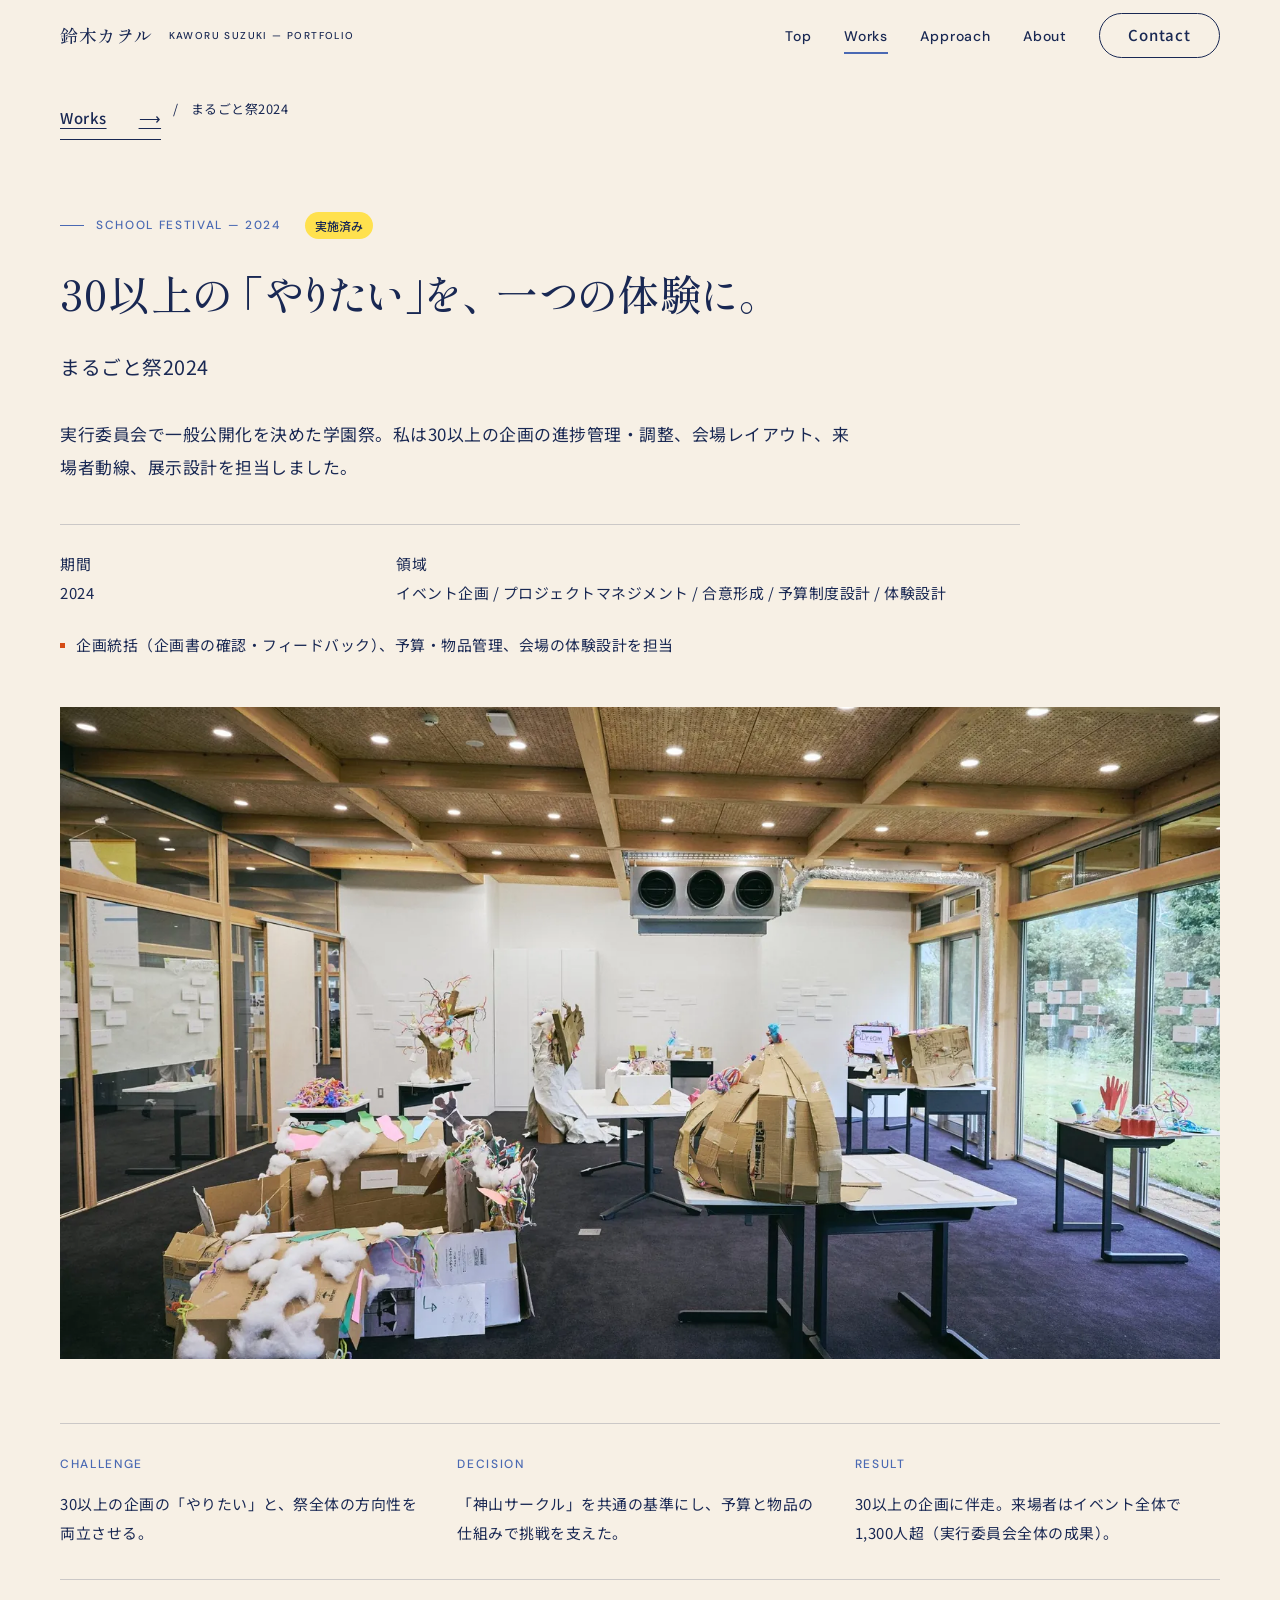
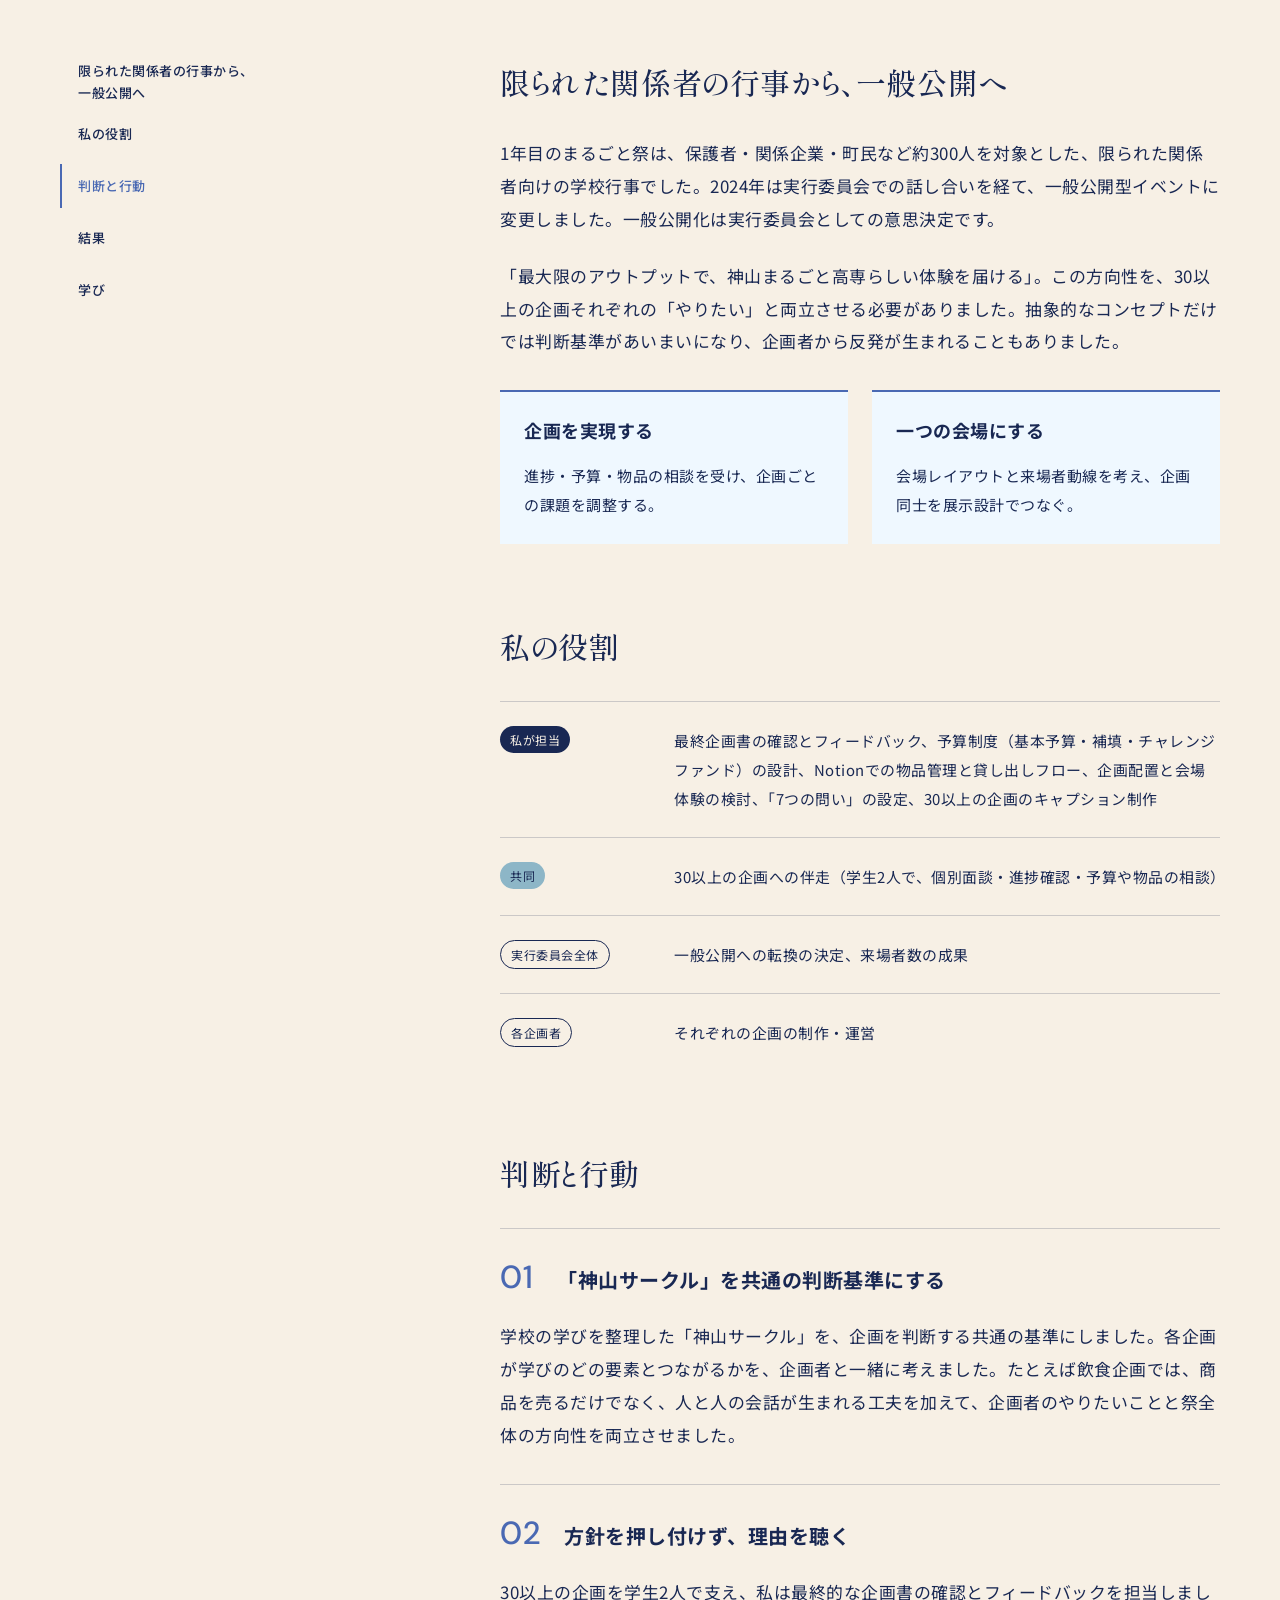
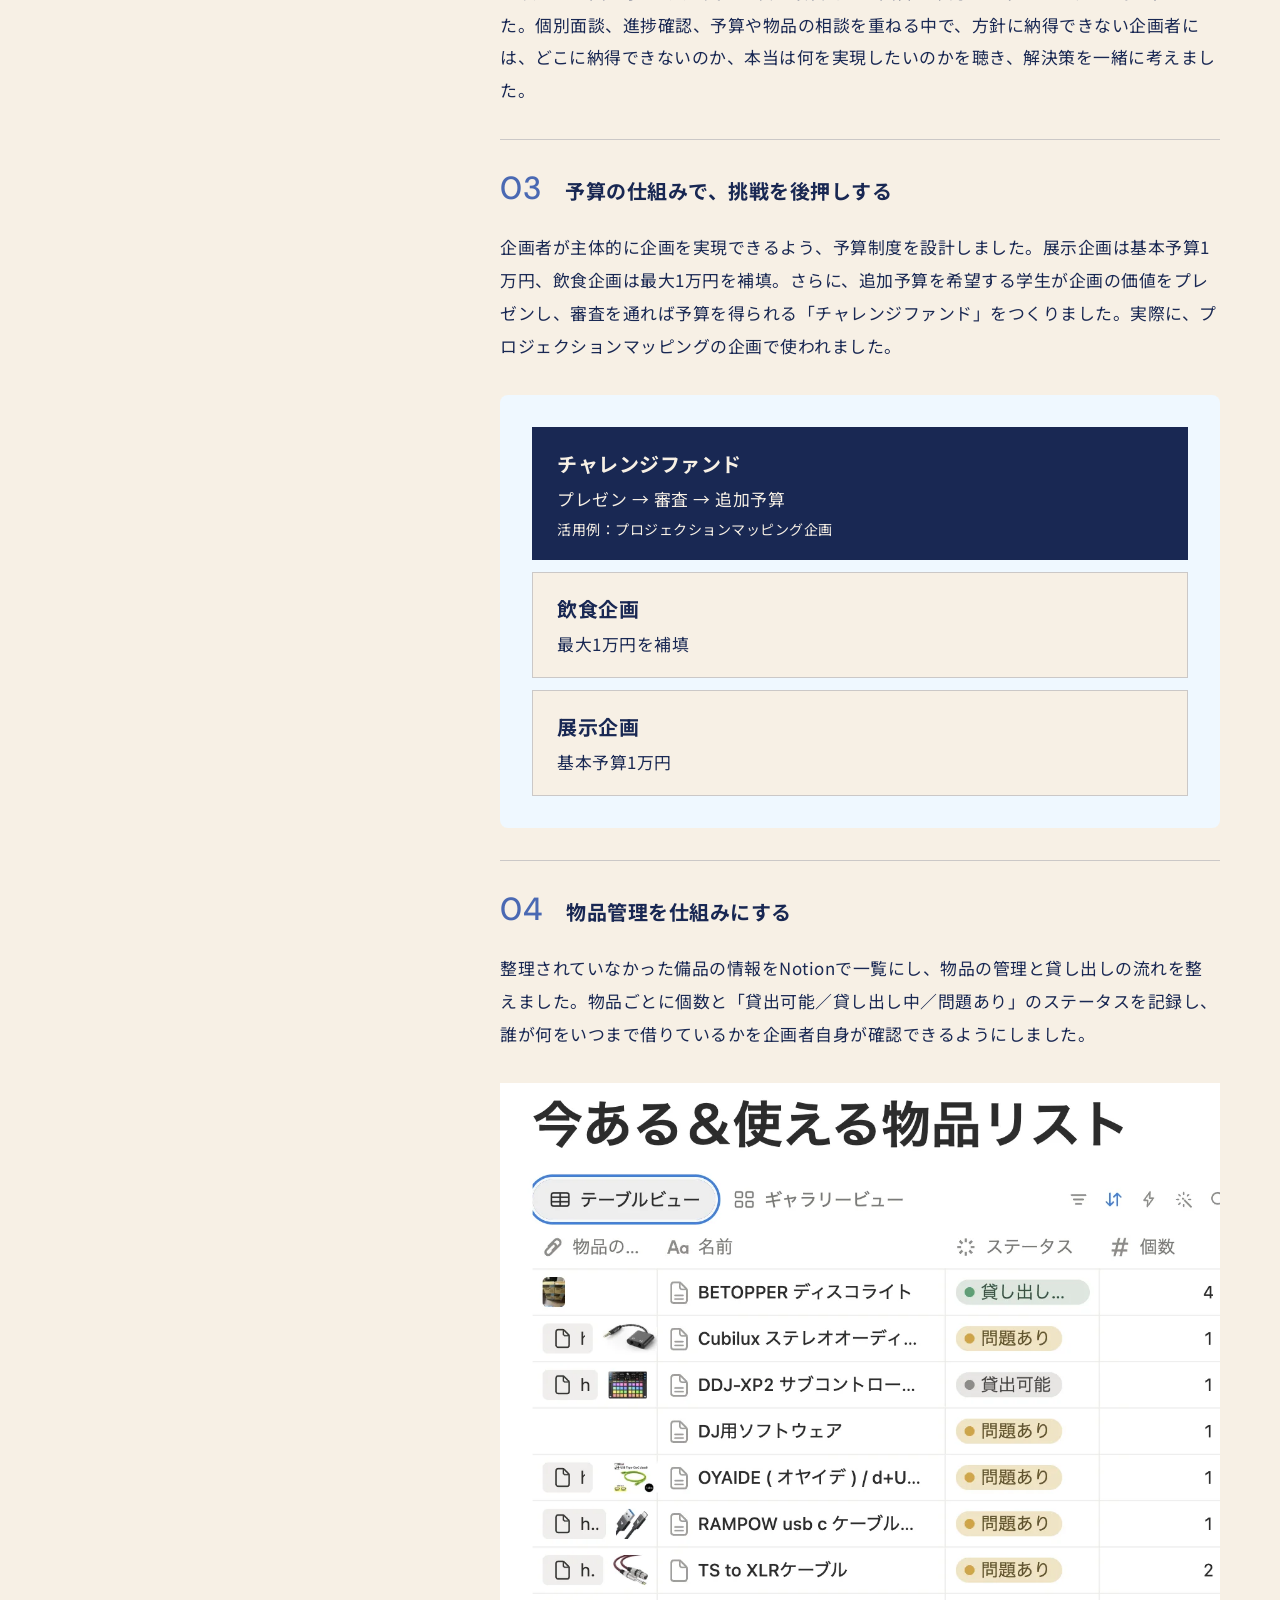
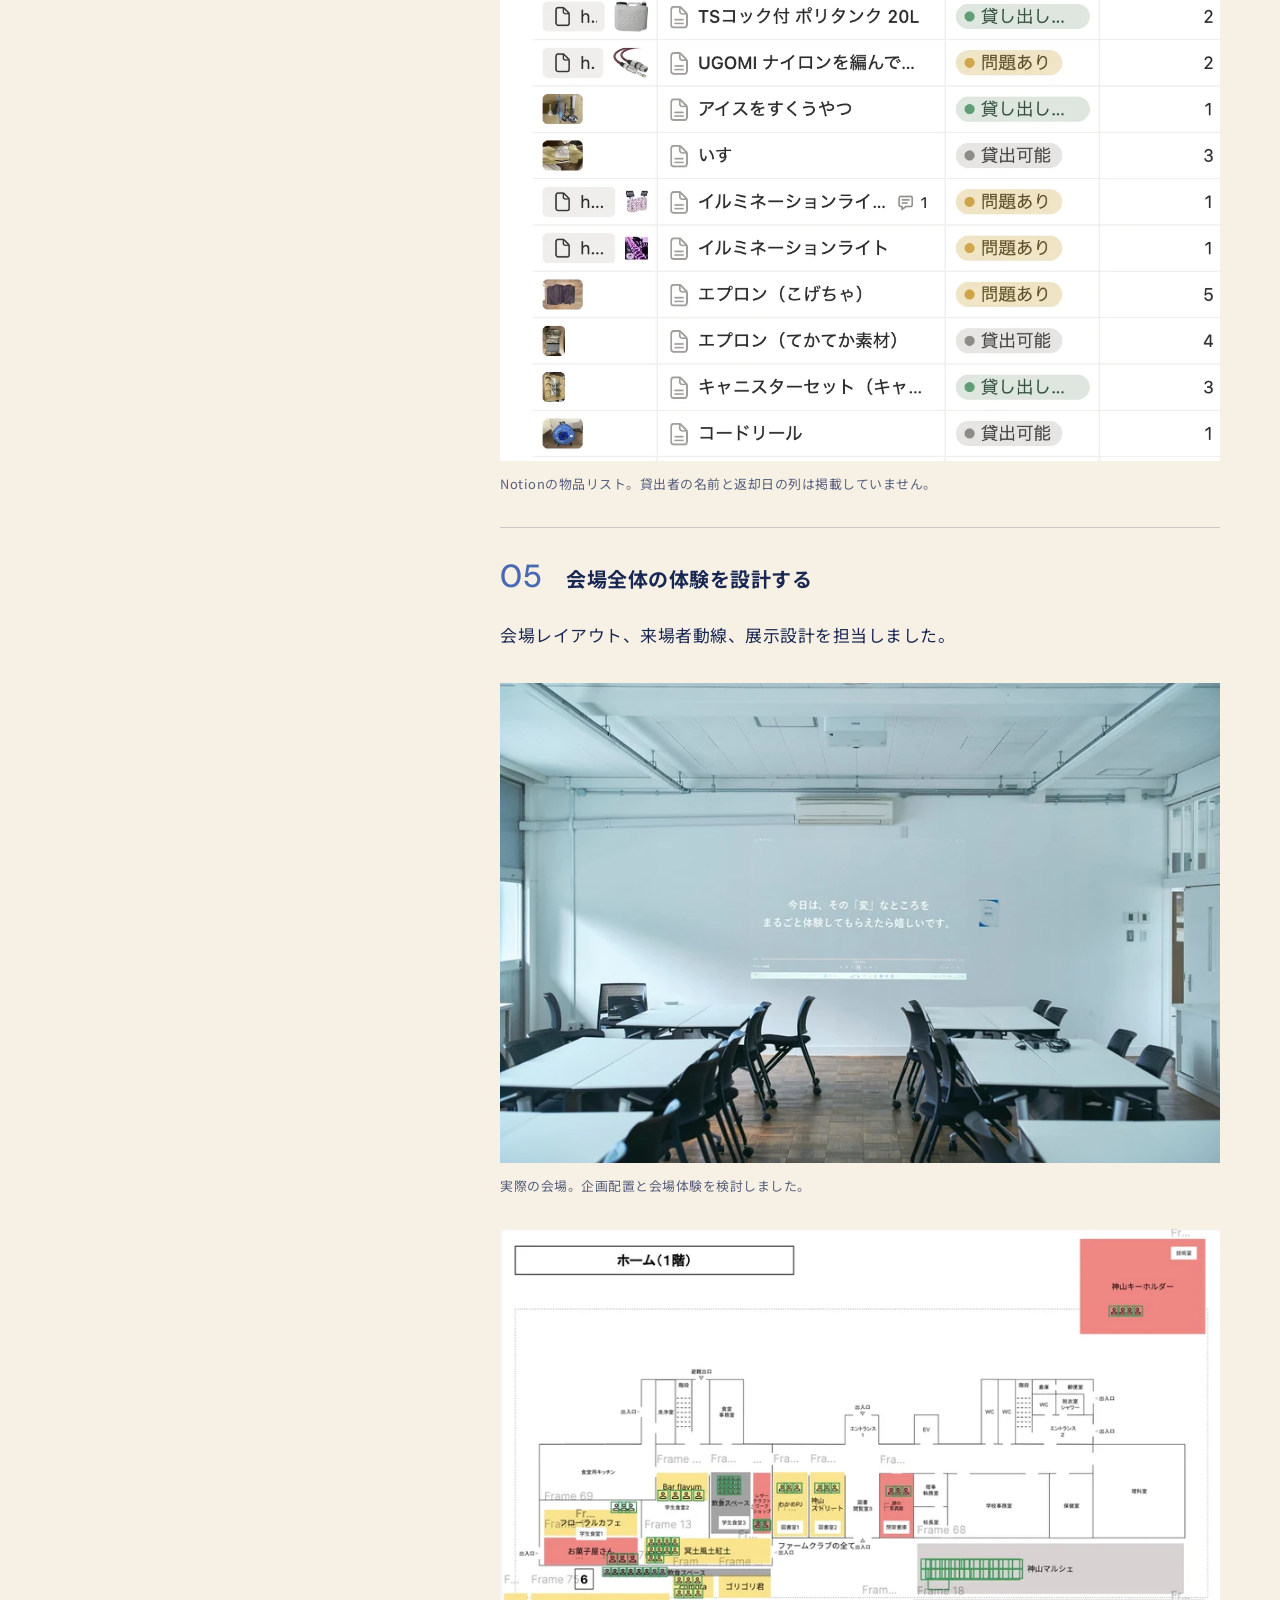
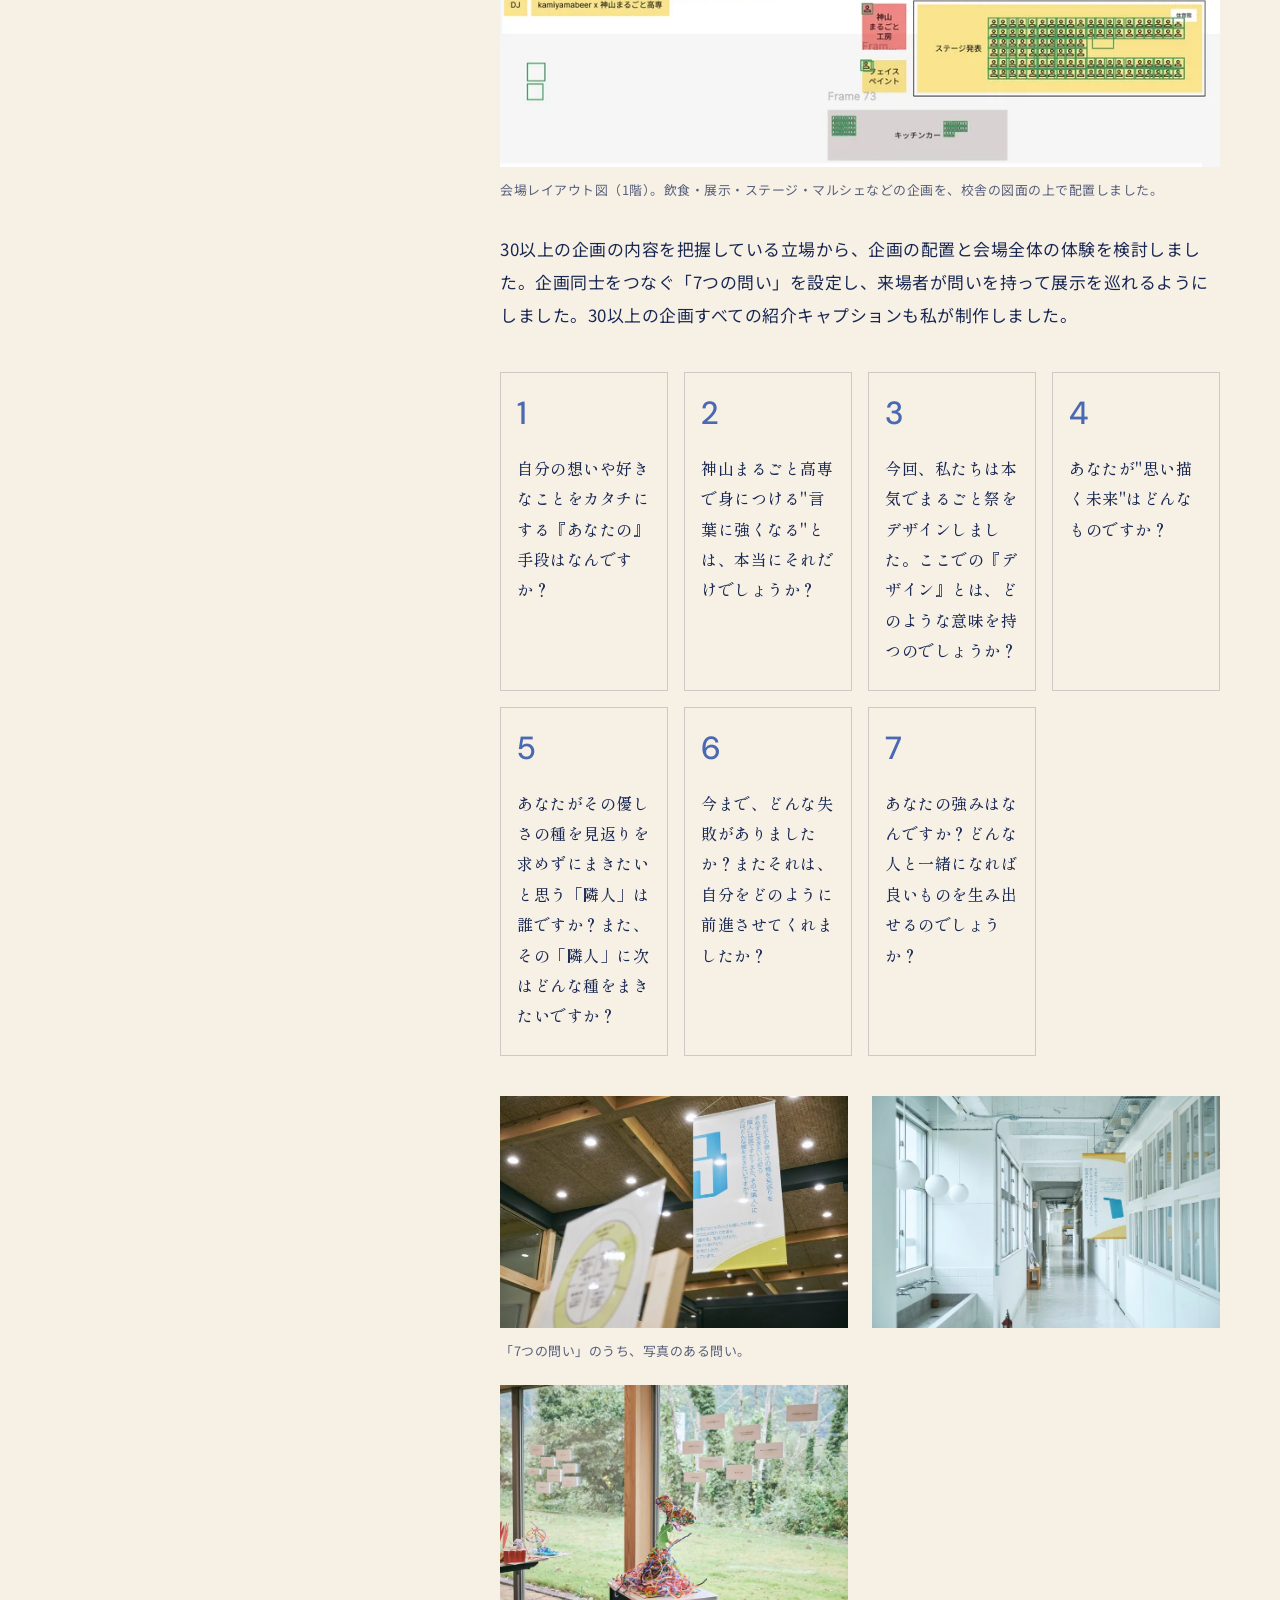
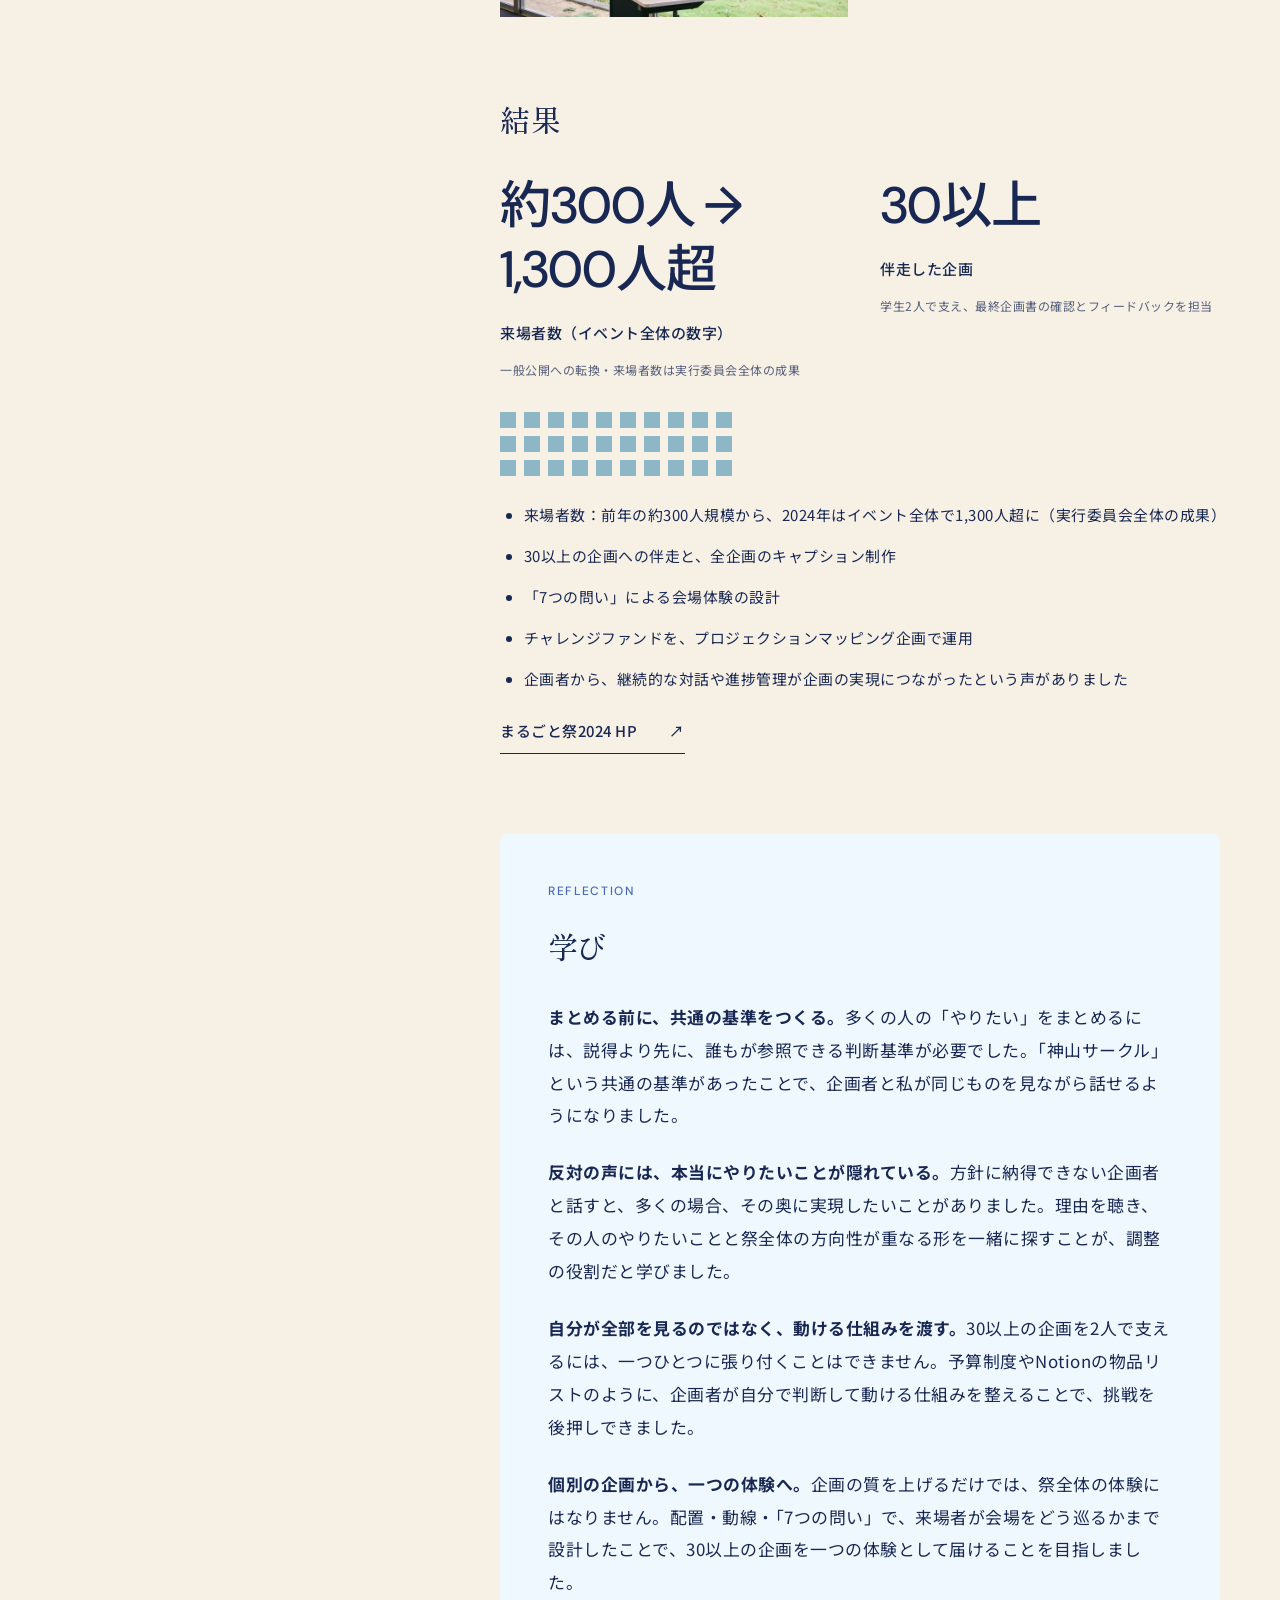
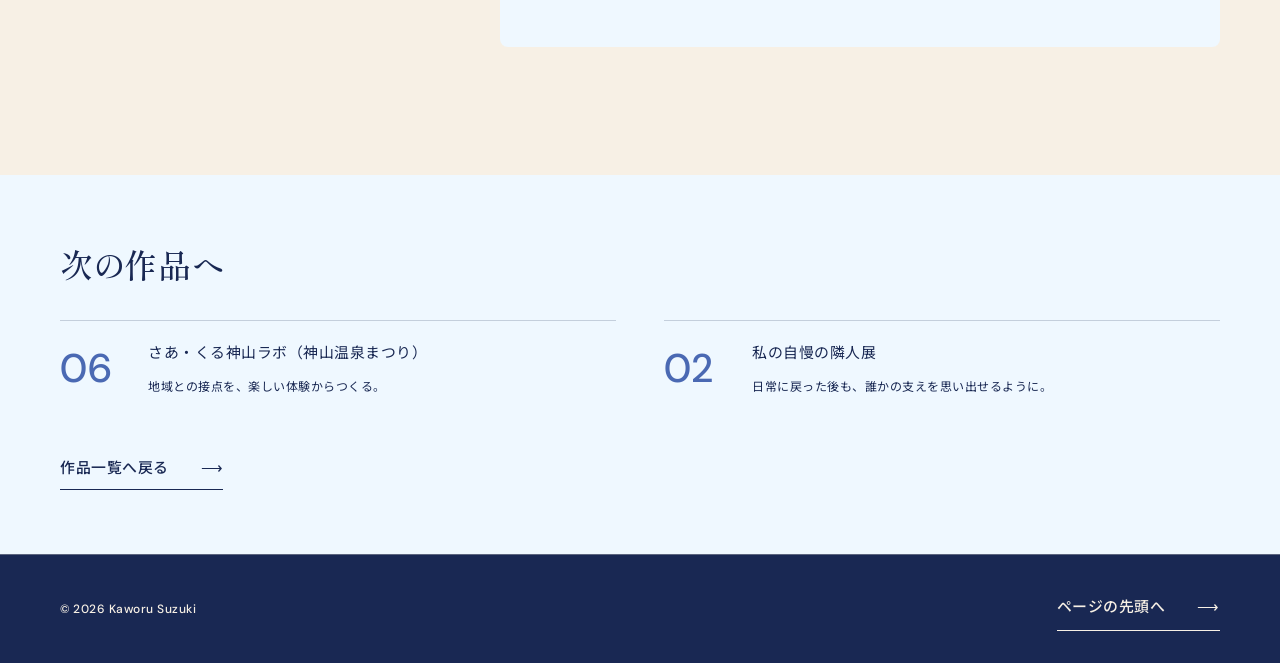
<file: works/marugoto-fes-2024.html>
<!DOCTYPE html>
<html lang="ja">
<head>
<meta charset="UTF-8">
<meta name="viewport" content="width=device-width, initial-scale=1">
<title>まるごと祭2024｜鈴木カヲル ポートフォリオ</title>
<meta name="description" content="実行委員会で一般公開化を決めた学園祭。私は30以上の企画の進捗管理・調整、会場レイアウト、来場者動線、展示設計を担当しました。">
<link rel="canonical" href="https://kmc2318.github.io/kmc2318_Portfolio/works/marugoto-fes-2024.html">
<meta property="og:type" content="website">
<meta property="og:locale" content="ja_JP">
<meta property="og:title" content="まるごと祭2024｜鈴木カヲル ポートフォリオ">
<meta property="og:description" content="実行委員会で一般公開化を決めた学園祭。私は30以上の企画の進捗管理・調整、会場レイアウト、来場者動線、展示設計を担当しました。">
<meta property="og:url" content="https://kmc2318.github.io/kmc2318_Portfolio/works/marugoto-fes-2024.html">
<meta property="og:image" content="https://kmc2318.github.io/kmc2318_Portfolio/assets/img/hero/blue-editorial-og.jpg">
<meta property="og:image:width" content="1200">
<meta property="og:image:height" content="630">
<meta name="twitter:card" content="summary_large_image">
<link rel="preconnect" href="https://fonts.googleapis.com">
<link rel="preconnect" href="https://fonts.gstatic.com" crossorigin>
<link rel="stylesheet" href="https://fonts.googleapis.com/css2?family=DM+Sans:wght@400..500&amp;family=Noto+Sans+JP:wght@400..700&amp;family=Shippori+Mincho:wght@400;500&amp;display=swap" media="print" onload="this.media=&#x27;all&#x27;">
<noscript>
<link rel="stylesheet" href="https://fonts.googleapis.com/css2?family=DM+Sans:wght@400..500&amp;family=Noto+Sans+JP:wght@400..700&amp;family=Shippori+Mincho:wght@400;500&amp;display=swap">
</noscript>
<link rel="stylesheet" href="../css/tokens.css">
<link rel="stylesheet" href="../css/base.css">
<link rel="stylesheet" href="../css/components.css">
<link rel="stylesheet" href="../css/pages.css">
<script defer src="../js/site.js">
</script>
<noscript>
<style>.editorial-detail .menu-toggle{display:none}@media(max-width:767px){.editorial-detail .site-header{height:auto;position:static}.editorial-detail .site-header .wrap{flex-wrap:wrap;padding-block:16px}.editorial-detail .site-nav{display:flex;gap:16px;flex-wrap:wrap}}</style>
</noscript>
</head>
<body id="top" class="editorial-detail case-page">
<a class="skip-link" href="#main">本文へスキップ</a>
<header class="site-header">
<div class="wrap">
<a class="logo brand" href="../index.html">
<b>鈴木カヲル</b>
<span class="label">Kaworu Suzuki — Portfolio</span>
</a>
<nav class="nav site-nav" aria-label="メインナビゲーション">
<a href="../index.html" data-nav="top">Top</a>
<a class="" href="../index.html#works">Works</a>
<a href="../index.html#approach" class="">Approach</a>
<a href="../index.html#about" class="">About</a>
<a class="btn btn--secondary btn--sm" href="../index.html#contact">Contact</a>
<span class="nav-indicator" aria-hidden="true">
</span>
</nav>
<button class="menu-btn menu-toggle" aria-label="メニューを開く" type="button" aria-expanded="false" aria-controls="mobile-menu">
<i>
</i>
</button>
</div>
</header>
<div class="mobile-menu dark" id="mobile-menu" role="dialog" aria-modal="true" aria-label="ナビゲーション" hidden>
<button class="mobile-close" type="button" aria-label="メニューを閉じる">×</button>
<nav>
<a href="../index.html">Top</a>
<a href="../index.html#works">Works</a>
<a href="../index.html#approach">Approach</a>
<a href="../index.html#about">About</a>
<a href="../index.html#contact">Contact</a>
</nav>
<a class="email" href="mailto:kmc2318@kamiyama.ac.jp">kmc2318@kamiyama.ac.jp</a>
</div>
<main id="main">
<div class="container">
<nav class="breadcrumb" aria-label="パンくず">
<a class="text-link" href="../index.html#works">Works <span aria-hidden="true">⟶</span>
</a>
<span aria-hidden="true">/</span>
<span>まるごと祭2024</span>
</nav>
<section class="case-hero">
<div class="work-meta">
<p class="eyebrow">SCHOOL FESTIVAL — 2024</p>
<span class="status ">実施済み</span>
</div>
<h1>
<span class="title-part">30以上の</span>
<span class="title-part">「やりたい」を、</span>
<span class="title-part">一つの体験に。</span>
</h1>
<p class="case-name">まるごと祭2024</p>
<div class="case-overview">
<p>実行委員会で一般公開化を決めた学園祭。私は30以上の企画の進捗管理・調整、会場レイアウト、来場者動線、展示設計を担当しました。</p>
</div>
<div class="case-meta">
<p>期間<br>2024</p>
<p>領域<br>イベント企画 / プロジェクトマネジメント / 合意形成 / 予算制度設計 / 体験設計</p>
<p class="role-line">企画統括（企画書の確認・フィードバック）、予算・物品管理、会場の体験設計を担当</p>
</div>
<div class="case-visual">
<figure class="detail-photo wide-visual">
<button class="photo-button" data-lightbox type="button" aria-label="まるごと祭2024の会場全体を拡大">
<picture>
<source type="image/webp" srcset="../assets/img/marugoto-fes-2024/festival-main-800.webp 800w, ../assets/img/marugoto-fes-2024/festival-main-1600.webp 1600w, ../assets/img/marugoto-fes-2024/festival-main-2400.webp 2400w" sizes="(max-width:767px) 100vw, 1160px">
<img src="../assets/img/marugoto-fes-2024/festival-main-2400.jpg" srcset="../assets/img/marugoto-fes-2024/festival-main-800.jpg 800w, ../assets/img/marugoto-fes-2024/festival-main-1600.jpg 1600w, ../assets/img/marugoto-fes-2024/festival-main-2400.jpg 2400w" sizes="(max-width:767px) 100vw, 1160px" data-full="../assets/img/marugoto-fes-2024/festival-main-2400.webp" width="2400" height="1600" alt="まるごと祭2024の会場全体" decoding="async" fetchpriority="high">
</picture>
</button>
</figure>
</div>
</section>
<div class="key-points">
<div>
<h2>CHALLENGE</h2>
<p>30以上の企画の「やりたい」と、祭全体の方向性を両立させる。</p>
</div>
<div>
<h2>DECISION</h2>
<p>「神山サークル」を共通の基準にし、予算と物品の仕組みで挑戦を支えた。</p>
</div>
<div>
<h2>RESULT</h2>
<p>30以上の企画に伴走。来場者はイベント全体で1,300人超（実行委員会全体の成果）。</p>
</div>
</div>
<div class="case-layout">
<nav class="case-toc" aria-label="このページの目次">
<a class="text-link" href="#context">限られた関係者の行事から、一般公開へ <span aria-hidden="true">⟶</span>
</a>
<a class="text-link" href="#role">私の役割 <span aria-hidden="true">⟶</span>
</a>
<a class="text-link" href="#process">判断と行動 <span aria-hidden="true">⟶</span>
</a>
<a class="text-link" href="#results">結果 <span aria-hidden="true">⟶</span>
</a>
<a class="text-link" href="#reflection">学び <span aria-hidden="true">⟶</span>
</a>
</nav>
<div class="case-body">
<section id="context">
<h2>限られた関係者の行事から、一般公開へ</h2>
<p>1年目のまるごと祭は、保護者・関係企業・町民など約300人を対象とした、限られた関係者向けの学校行事でした。2024年は実行委員会での話し合いを経て、一般公開型イベントに変更しました。一般公開化は実行委員会としての意思決定です。</p>
<p>「最大限のアウトプットで、神山まるごと高専らしい体験を届ける」。この方向性を、30以上の企画それぞれの「やりたい」と両立させる必要がありました。抽象的なコンセプトだけでは判断基準があいまいになり、企画者から反発が生まれることもありました。</p>
<div class="decision-path">
<div>
<h3>企画を実現する</h3>
<p>進捗・予算・物品の相談を受け、企画ごとの課題を調整する。</p>
</div>
<div>
<h3>一つの会場にする</h3>
<p>会場レイアウトと来場者動線を考え、企画同士を展示設計でつなぐ。</p>
</div>
</div>
</section>
<section id="role">
<h2>私の役割</h2>
<div class="role-matrix">
<div>
<span class="role-chip ">私が担当</span>
<p>最終企画書の確認とフィードバック、予算制度（基本予算・補填・チャレンジファンド）の設計、Notionでの物品管理と貸し出しフロー、企画配置と会場体験の検討、「7つの問い」の設定、30以上の企画のキャプション制作</p>
</div>
<div>
<span class="role-chip role-chip--shared">共同</span>
<p>30以上の企画への伴走（学生2人で、個別面談・進捗確認・予算や物品の相談）</p>
</div>
<div>
<span class="role-chip role-chip--others">実行委員会全体</span>
<p>一般公開への転換の決定、来場者数の成果</p>
</div>
<div>
<span class="role-chip role-chip--others">各企画者</span>
<p>それぞれの企画の制作・運営</p>
</div>
</div>
</section>
<section id="process">
<h2>判断と行動</h2>
<div class="process-step">
<h3>
<span class="number">01</span>
<span>「神山サークル」を共通の判断基準にする</span>
</h3>
<p>学校の学びを整理した「神山サークル」を、企画を判断する共通の基準にしました。各企画が学びのどの要素とつながるかを、企画者と一緒に考えました。たとえば飲食企画では、商品を売るだけでなく、人と人の会話が生まれる工夫を加えて、企画者のやりたいことと祭全体の方向性を両立させました。</p>

</div>
<div class="process-step">
<h3>
<span class="number">02</span>
<span>方針を押し付けず、理由を聴く</span>
</h3>
<p>30以上の企画を学生2人で支え、私は最終的な企画書の確認とフィードバックを担当しました。個別面談、進捗確認、予算や物品の相談を重ねる中で、方針に納得できない企画者には、どこに納得できないのか、本当は何を実現したいのかを聴き、解決策を一緒に考えました。</p>

</div>
<div class="process-step">
<h3>
<span class="number">03</span>
<span>予算の仕組みで、挑戦を後押しする</span>
</h3>
<p>企画者が主体的に企画を実現できるよう、予算制度を設計しました。展示企画は基本予算1万円、飲食企画は最大1万円を補填。さらに、追加予算を希望する学生が企画の価値をプレゼンし、審査を通れば予算を得られる「チャレンジファンド」をつくりました。実際に、プロジェクションマッピングの企画で使われました。</p>
<div class="budget-diagram">
<div>
<strong>チャレンジファンド</strong>
<p>プレゼン → 審査 → 追加予算</p>
<small>活用例：プロジェクションマッピング企画</small>
</div>
<div>
<strong>飲食企画</strong>
<p>最大1万円を補填</p>
</div>
<div>
<strong>展示企画</strong>
<p>基本予算1万円</p>
</div>
</div>
</div>
<div class="process-step">
<h3>
<span class="number">04</span>
<span>物品管理を仕組みにする</span>
</h3>
<p>整理されていなかった備品の情報をNotionで一覧にし、物品の管理と貸し出しの流れを整えました。物品ごとに個数と「貸出可能／貸し出し中／問題あり」のステータスを記録し、誰が何をいつまで借りているかを企画者自身が確認できるようにしました。</p>
<figure class="detail-photo ">
<button class="photo-button" data-lightbox type="button" aria-label="Notionで作った「今ある＆使える物品リスト」を拡大">
<picture>
<source type="image/webp" srcset="../assets/img/marugoto-fes-2024/detail-marugoto-inventory-600.webp 600w, ../assets/img/marugoto-fes-2024/detail-marugoto-inventory-1150.webp 1150w" sizes="(max-width:767px) 100vw, 800px">
<img src="../assets/img/marugoto-fes-2024/detail-marugoto-inventory-1150.jpg" srcset="../assets/img/marugoto-fes-2024/detail-marugoto-inventory-600.jpg 600w, ../assets/img/marugoto-fes-2024/detail-marugoto-inventory-1150.jpg 1150w" sizes="(max-width:767px) 100vw, 800px" data-full="../assets/img/marugoto-fes-2024/detail-marugoto-inventory-1150.webp" width="1150" height="1562" alt="Notionで作った「今ある＆使える物品リスト」" decoding="async" loading="lazy">
</picture>
</button>
<figcaption>Notionの物品リスト。貸出者の名前と返却日の列は掲載していません。</figcaption>
</figure>
</div>
<div class="process-step">
<h3>
<span class="number">05</span>
<span>会場全体の体験を設計する</span>
</h3>
<p>会場レイアウト、来場者動線、展示設計を担当しました。</p>
<figure class="detail-photo ">
<button class="photo-button" data-lightbox type="button" aria-label="まるごと祭2024の教室と展示の配置を拡大">
<picture>
<source type="image/webp" srcset="../assets/img/marugoto-fes-2024/detail-festival-room-800.webp 800w, ../assets/img/marugoto-fes-2024/detail-festival-room-1600.webp 1600w" sizes="(max-width:767px) 100vw, 800px">
<img src="../assets/img/marugoto-fes-2024/detail-festival-room-1600.jpg" srcset="../assets/img/marugoto-fes-2024/detail-festival-room-800.jpg 800w, ../assets/img/marugoto-fes-2024/detail-festival-room-1600.jpg 1600w" sizes="(max-width:767px) 100vw, 800px" data-full="../assets/img/marugoto-fes-2024/detail-festival-room-1600.webp" width="1600" height="1067" alt="まるごと祭2024の教室と展示の配置" decoding="async" loading="lazy">
</picture>
</button>
<figcaption>実際の会場。企画配置と会場体験を検討しました。</figcaption>
</figure>

<figure class="detail-photo ">
<button class="photo-button" data-lightbox type="button" aria-label="まるごと祭2024 会場レイアウト図（1階）を拡大">
<picture>
<source type="image/webp" srcset="../assets/img/marugoto-fes-2024/detail-marugoto-layout-800.webp 800w, ../assets/img/marugoto-fes-2024/detail-marugoto-layout-1452.webp 1452w" sizes="(max-width:767px) 100vw, 800px">
<img src="../assets/img/marugoto-fes-2024/detail-marugoto-layout-1452.jpg" srcset="../assets/img/marugoto-fes-2024/detail-marugoto-layout-800.jpg 800w, ../assets/img/marugoto-fes-2024/detail-marugoto-layout-1452.jpg 1452w" sizes="(max-width:767px) 100vw, 800px" data-full="../assets/img/marugoto-fes-2024/detail-marugoto-layout-1452.webp" width="1452" height="1086" alt="まるごと祭2024 会場レイアウト図（1階）" decoding="async" loading="lazy">
</picture>
</button>
<figcaption>会場レイアウト図（1階）。飲食・展示・ステージ・マルシェなどの企画を、校舎の図面の上で配置しました。</figcaption>
</figure>
<p>30以上の企画の内容を把握している立場から、企画の配置と会場全体の体験を検討しました。企画同士をつなぐ「7つの問い」を設定し、来場者が問いを持って展示を巡れるようにしました。30以上の企画すべての紹介キャプションも私が制作しました。</p>
<ol class="seven-questions">
<li>
<span>1</span>
<blockquote>自分の想いや好きなことをカタチにする『あなたの』手段はなんですか？</blockquote>
</li>
<li>
<span>2</span>
<blockquote>神山まるごと高専で身につける"言葉に強くなる"とは、本当にそれだけでしょうか？</blockquote>
</li>
<li>
<span>3</span>
<blockquote>今回、私たちは本気でまるごと祭をデザインしました。ここでの『デザイン』とは、どのような意味を持つのでしょうか？</blockquote>
</li>
<li>
<span>4</span>
<blockquote>あなたが"思い描く未来"はどんなものですか？</blockquote>
</li>
<li>
<span>5</span>
<blockquote>あなたがその優しさの種を見返りを求めずにまきたいと思う「隣人」は誰ですか？また、その「隣人」に次はどんな種をまきたいですか？</blockquote>
</li>
<li>
<span>6</span>
<blockquote>今まで、どんな失敗がありましたか？またそれは、自分をどのように前進させてくれましたか？</blockquote>
</li>
<li>
<span>7</span>
<blockquote>あなたの強みはなんですか？どんな人と一緒になれば良いものを生み出せるのでしょうか？</blockquote>
</li>
</ol>
<div class="photo-grid">
<figure class="detail-photo ">
<button class="photo-button" data-lightbox type="button" aria-label="会場に吊るした問い5の垂れ幕を拡大">
<picture>
<source type="image/webp" srcset="../assets/img/marugoto-fes-2024/festival-question-800.webp 800w, ../assets/img/marugoto-fes-2024/festival-question-1600.webp 1600w" sizes="(max-width:767px) 100vw, 800px">
<img src="../assets/img/marugoto-fes-2024/festival-question-1600.jpg" srcset="../assets/img/marugoto-fes-2024/festival-question-800.jpg 800w, ../assets/img/marugoto-fes-2024/festival-question-1600.jpg 1600w" sizes="(max-width:767px) 100vw, 800px" data-full="../assets/img/marugoto-fes-2024/festival-question-1600.webp" width="1600" height="1067" alt="会場に吊るした問い5の垂れ幕" decoding="async" loading="lazy">
</picture>
</button>
<figcaption>「7つの問い」のうち、写真のある問い。</figcaption>
</figure>
<figure class="detail-photo ">
<button class="photo-button" data-lightbox type="button" aria-label="会場に吊るした問いの垂れ幕を拡大">
<picture>
<source type="image/webp" srcset="../assets/img/marugoto-fes-2024/detail-festival-question-six-800.webp 800w, ../assets/img/marugoto-fes-2024/detail-festival-question-six-1600.webp 1600w" sizes="(max-width:767px) 100vw, 800px">
<img src="../assets/img/marugoto-fes-2024/detail-festival-question-six-1600.jpg" srcset="../assets/img/marugoto-fes-2024/detail-festival-question-six-800.jpg 800w, ../assets/img/marugoto-fes-2024/detail-festival-question-six-1600.jpg 1600w" sizes="(max-width:767px) 100vw, 800px" data-full="../assets/img/marugoto-fes-2024/detail-festival-question-six-1600.webp" width="1600" height="1067" alt="会場に吊るした問いの垂れ幕" decoding="async" loading="lazy">
</picture>
</button>
</figure>
<figure class="detail-photo ">
<button class="photo-button" data-lightbox type="button" aria-label="窓際の展示とキャプションを拡大">
<picture>
<source type="image/webp" srcset="../assets/img/marugoto-fes-2024/festival-window-800.webp 800w, ../assets/img/marugoto-fes-2024/festival-window-1600.webp 1600w" sizes="(max-width:767px) 100vw, 800px">
<img src="../assets/img/marugoto-fes-2024/festival-window-1600.jpg" srcset="../assets/img/marugoto-fes-2024/festival-window-800.jpg 800w, ../assets/img/marugoto-fes-2024/festival-window-1600.jpg 1600w" sizes="(max-width:767px) 100vw, 800px" data-full="../assets/img/marugoto-fes-2024/festival-window-1600.webp" width="1600" height="1067" alt="窓際の展示とキャプション" decoding="async" loading="lazy">
</picture>
</button>
</figure>
</div>
</div>
</section>
<section id="results">
<h2>結果</h2>
<div class="detail-stats">
<div class="detail-stat">
<strong>約300人 →<br>1,300人超</strong>
<span>来場者数（イベント全体の数字）</span>
<small>一般公開への転換・来場者数は実行委員会全体の成果</small>
</div>
<div class="detail-stat">
<strong>30以上</strong>
<span>伴走した企画</span>
<small>学生2人で支え、最終企画書の確認とフィードバックを担当</small>
</div>
</div>
<div class="project-dots" role="img" aria-label="30以上の企画（概念図）">
<span>
</span>
<span>
</span>
<span>
</span>
<span>
</span>
<span>
</span>
<span>
</span>
<span>
</span>
<span>
</span>
<span>
</span>
<span>
</span>
<span>
</span>
<span>
</span>
<span>
</span>
<span>
</span>
<span>
</span>
<span>
</span>
<span>
</span>
<span>
</span>
<span>
</span>
<span>
</span>
<span>
</span>
<span>
</span>
<span>
</span>
<span>
</span>
<span>
</span>
<span>
</span>
<span>
</span>
<span>
</span>
<span>
</span>
<span>
</span>
</div>
<ul>
<li>来場者数：前年の約300人規模から、2024年はイベント全体で1,300人超に（実行委員会全体の成果）</li>
<li>30以上の企画への伴走と、全企画のキャプション制作</li>
<li>「7つの問い」による会場体験の設計</li>
<li>チャレンジファンドを、プロジェクションマッピング企画で運用</li>
<li>企画者から、継続的な対話や進捗管理が企画の実現につながったという声がありました</li>
</ul>
<a class="text-link" href="https://marugotosai.studio.site/" target="_blank" rel="noopener noreferrer" aria-label="まるごと祭2024 HP（別タブで開く）">まるごと祭2024 HP <span aria-hidden="true">↗</span>
</a>

</section>
<section id="reflection">
<h2>学び</h2>

<p><strong>まとめる前に、共通の基準をつくる。</strong>多くの人の「やりたい」をまとめるには、説得より先に、誰もが参照できる判断基準が必要でした。「神山サークル」という共通の基準があったことで、企画者と私が同じものを見ながら話せるようになりました。</p>
<p><strong>反対の声には、本当にやりたいことが隠れている。</strong>方針に納得できない企画者と話すと、多くの場合、その奥に実現したいことがありました。理由を聴き、その人のやりたいことと祭全体の方向性が重なる形を一緒に探すことが、調整の役割だと学びました。</p>
<p><strong>自分が全部を見るのではなく、動ける仕組みを渡す。</strong>30以上の企画を2人で支えるには、一つひとつに張り付くことはできません。予算制度やNotionの物品リストのように、企画者が自分で判断して動ける仕組みを整えることで、挑戦を後押しできました。</p>
<p><strong>個別の企画から、一つの体験へ。</strong>企画の質を上げるだけでは、祭全体の体験にはなりません。配置・動線・「7つの問い」で、来場者が会場をどう巡るかまで設計したことで、30以上の企画を一つの体験として届けることを目指しました。</p>
</section>
</div>
</div>
</div>
<section class="next-works">
<div class="container">
<h2>次の作品へ</h2>
<div class="next-grid">
<a href="saakuru.html">
<span class="next-number">06</span>
<span>さあ・くる神山ラボ（神山温泉まつり）<small>地域との接点を、楽しい体験からつくる。</small>
</span>
</a>
<a href="neighbors-exhibition.html">
<span class="next-number">02</span>
<span>私の自慢の隣人展<small>日常に戻った後も、誰かの支えを思い出せるように。</small>
</span>
</a>
</div>
<a class="text-link" href="../index.html#works">作品一覧へ戻る <span aria-hidden="true">⟶</span>
</a>
</div>
</section>
</main>
<footer class="site-footer dark">
<div class="container">
<span>© 2026 Kaworu Suzuki</span>
<a class="text-link" href="#top">ページの先頭へ <span aria-hidden="true">⟶</span>
</a>
</div>
</footer>
<dialog class="lightbox" aria-label="画像を拡大表示">
<button class="lightbox-close" type="button" aria-label="閉じる">×</button>
<img src="../assets/img/hero/hero-approved-800.webp" alt="" width="800" height="533" loading="lazy">
<div class="lightbox-controls">
<button type="button" data-lightbox-prev aria-label="前の画像">←</button>
<p class="caption" aria-live="polite">
</p>
<button type="button" data-lightbox-next aria-label="次の画像">→</button>
</div>
</dialog>
</body>
</html>
</file>
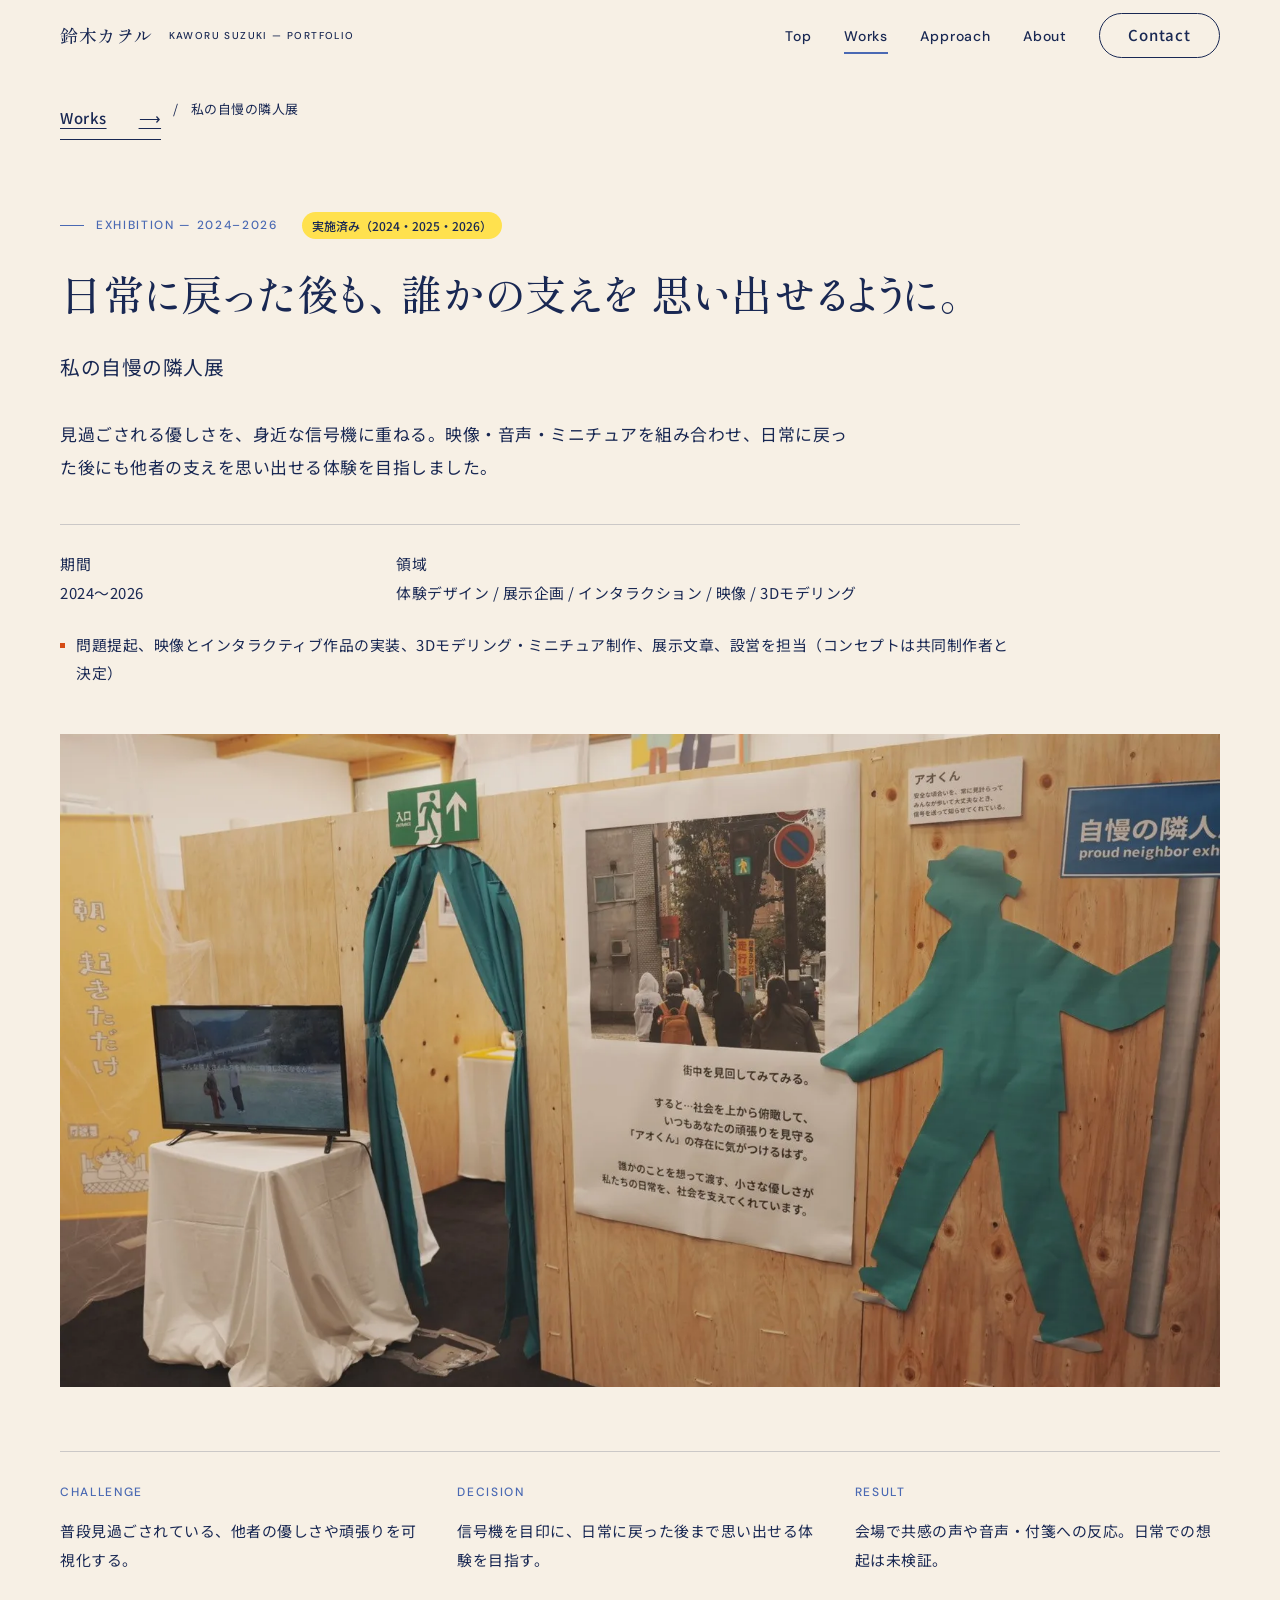
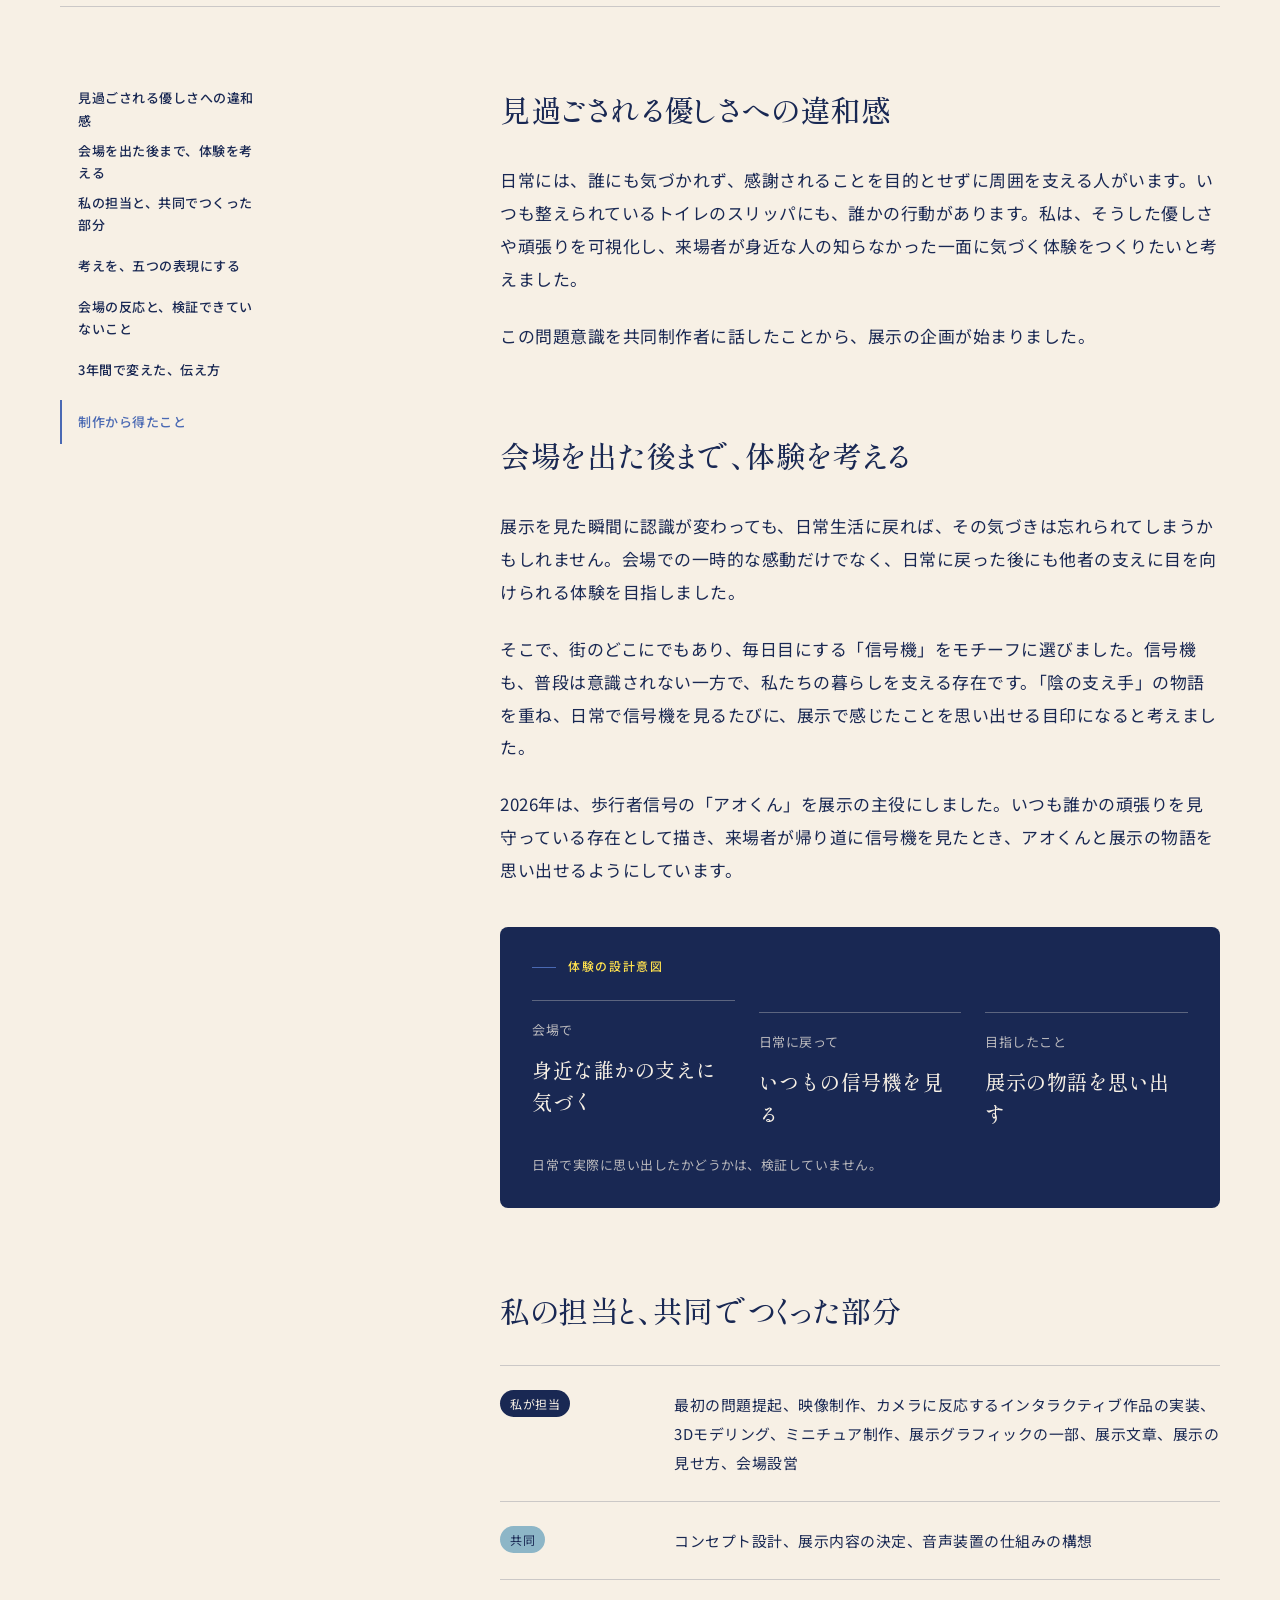
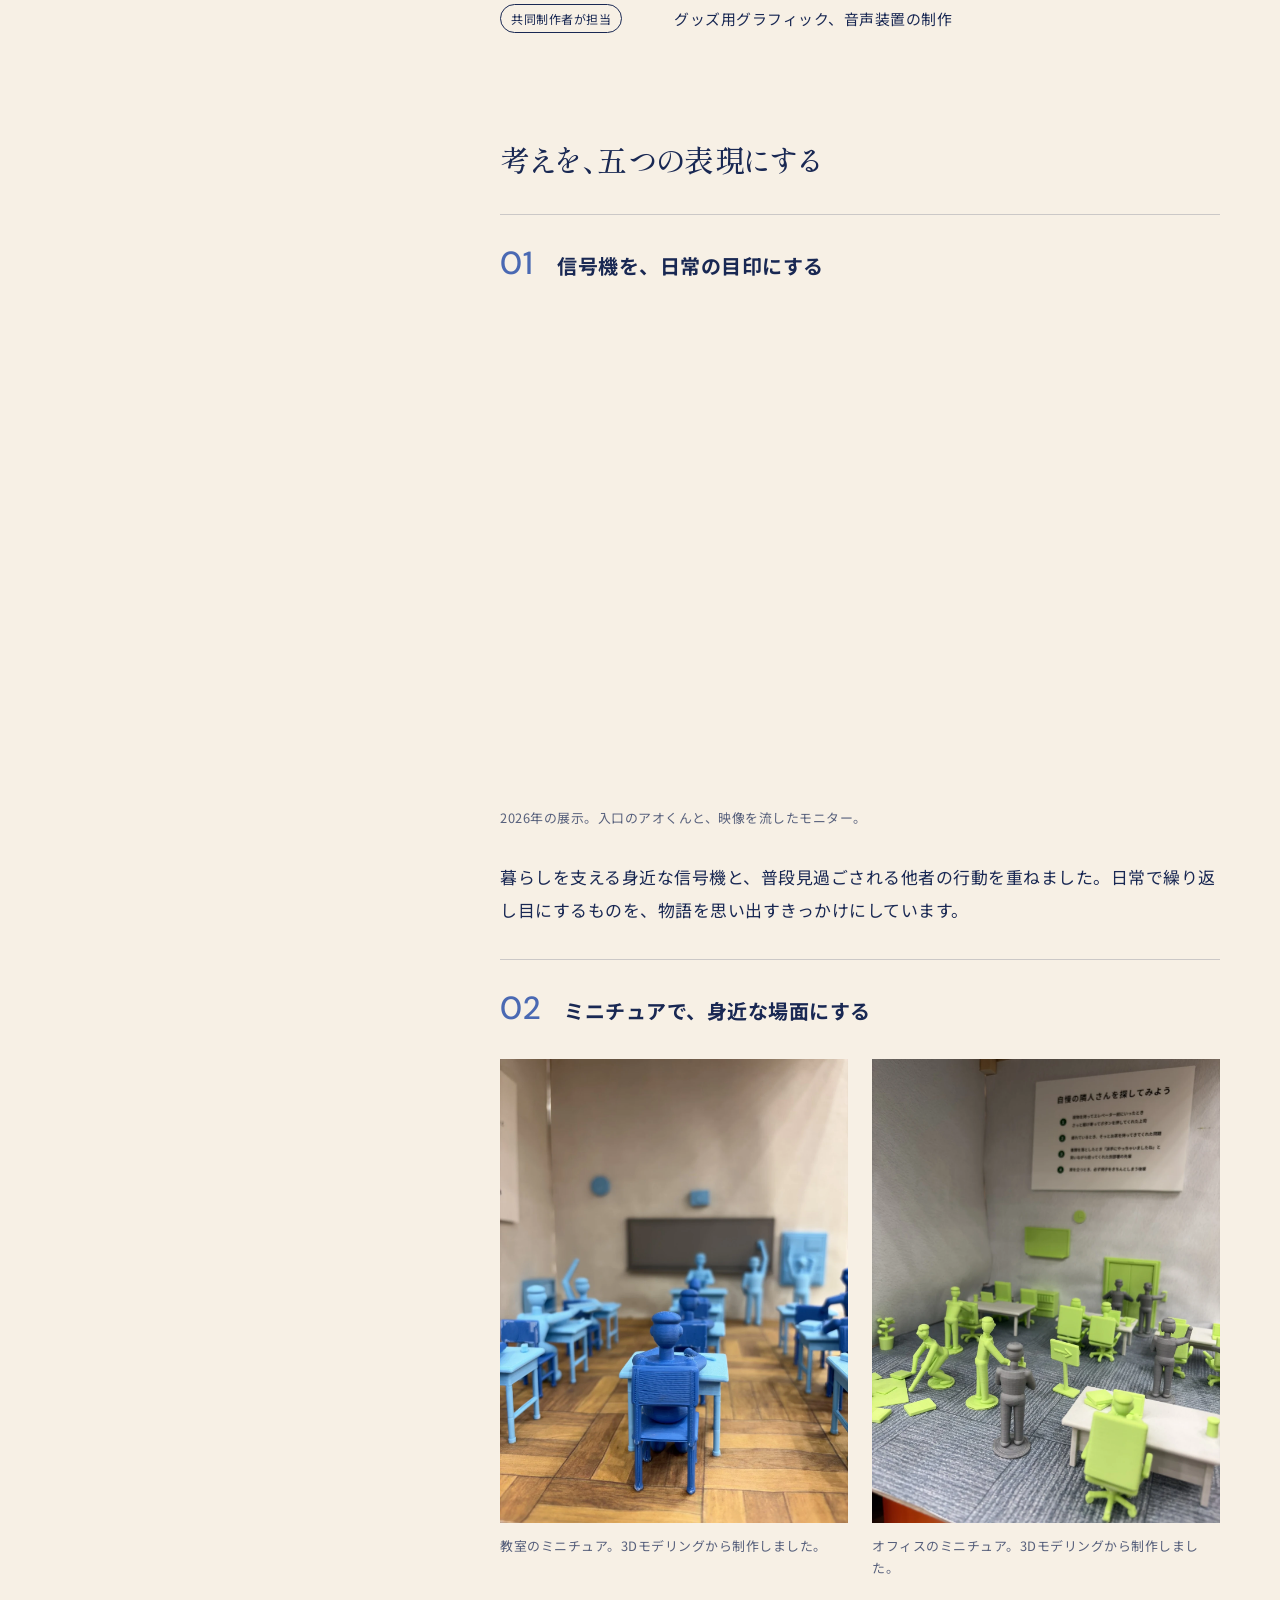
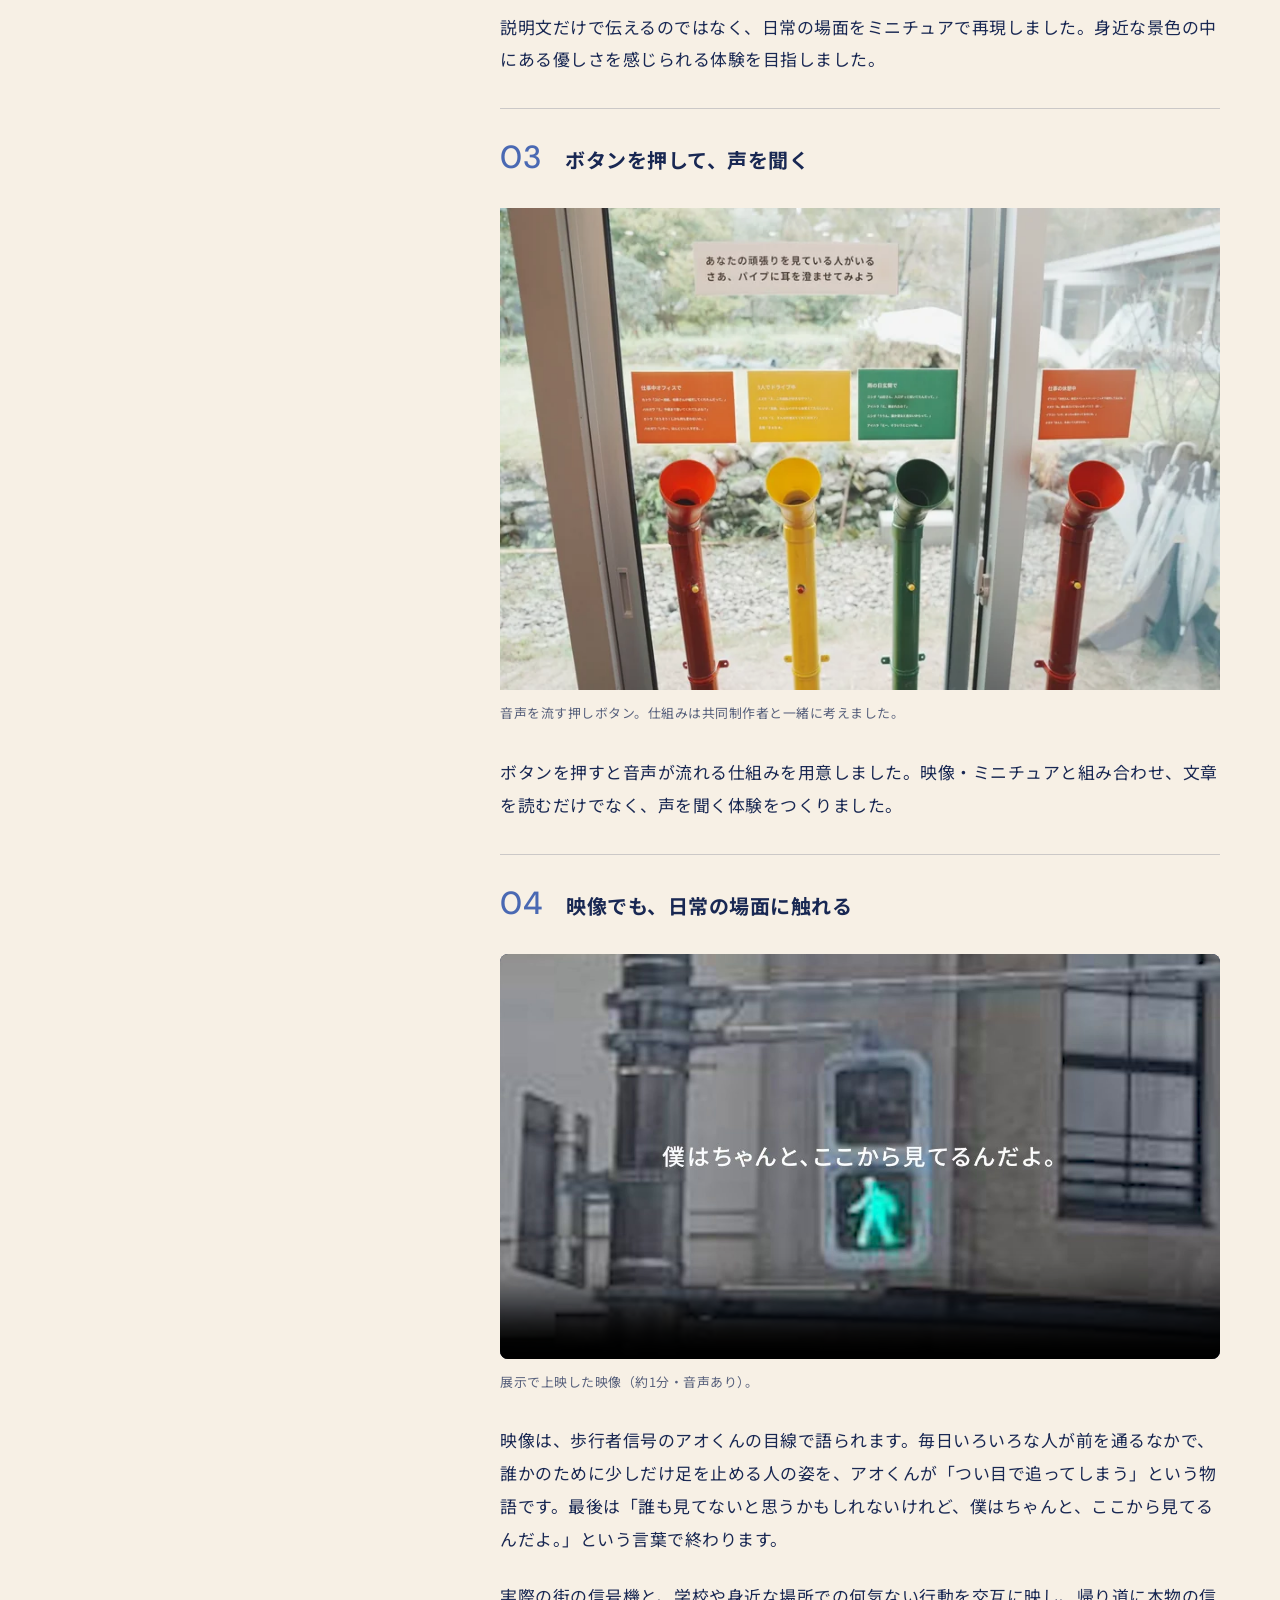
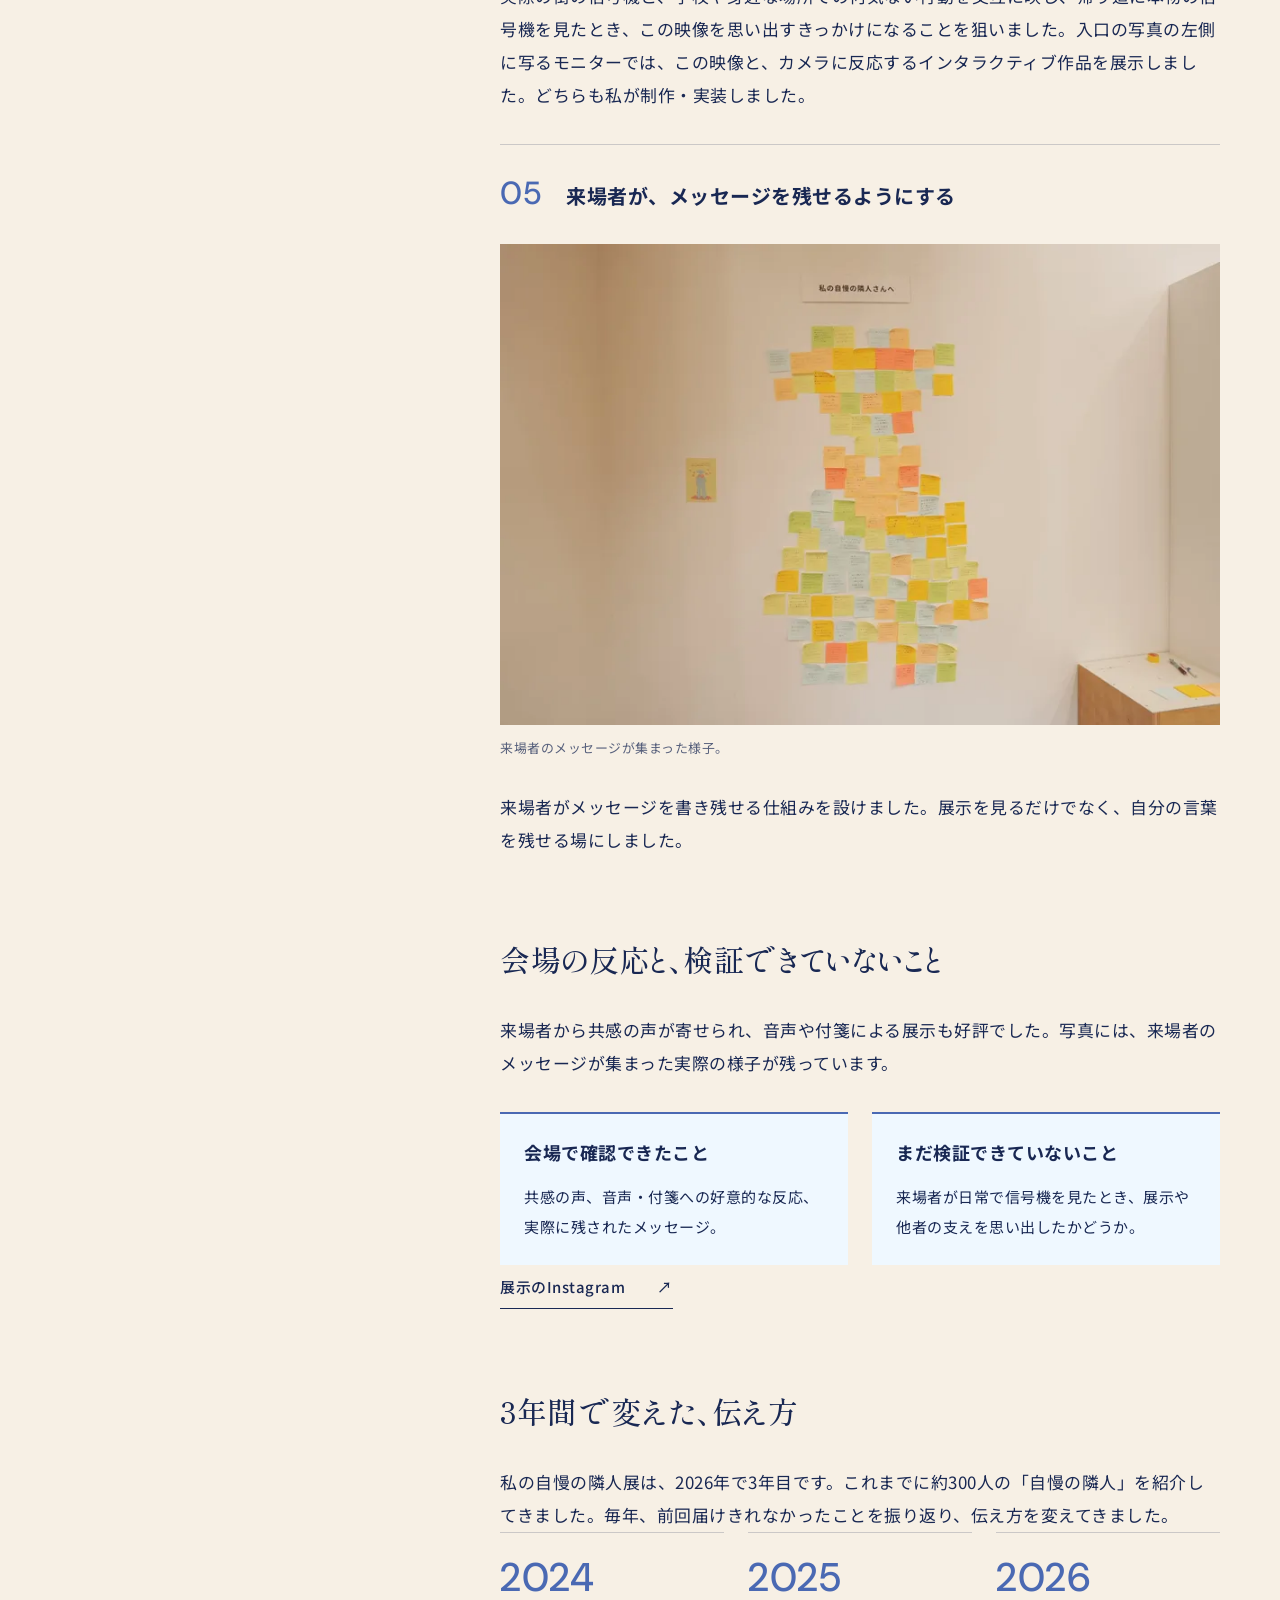
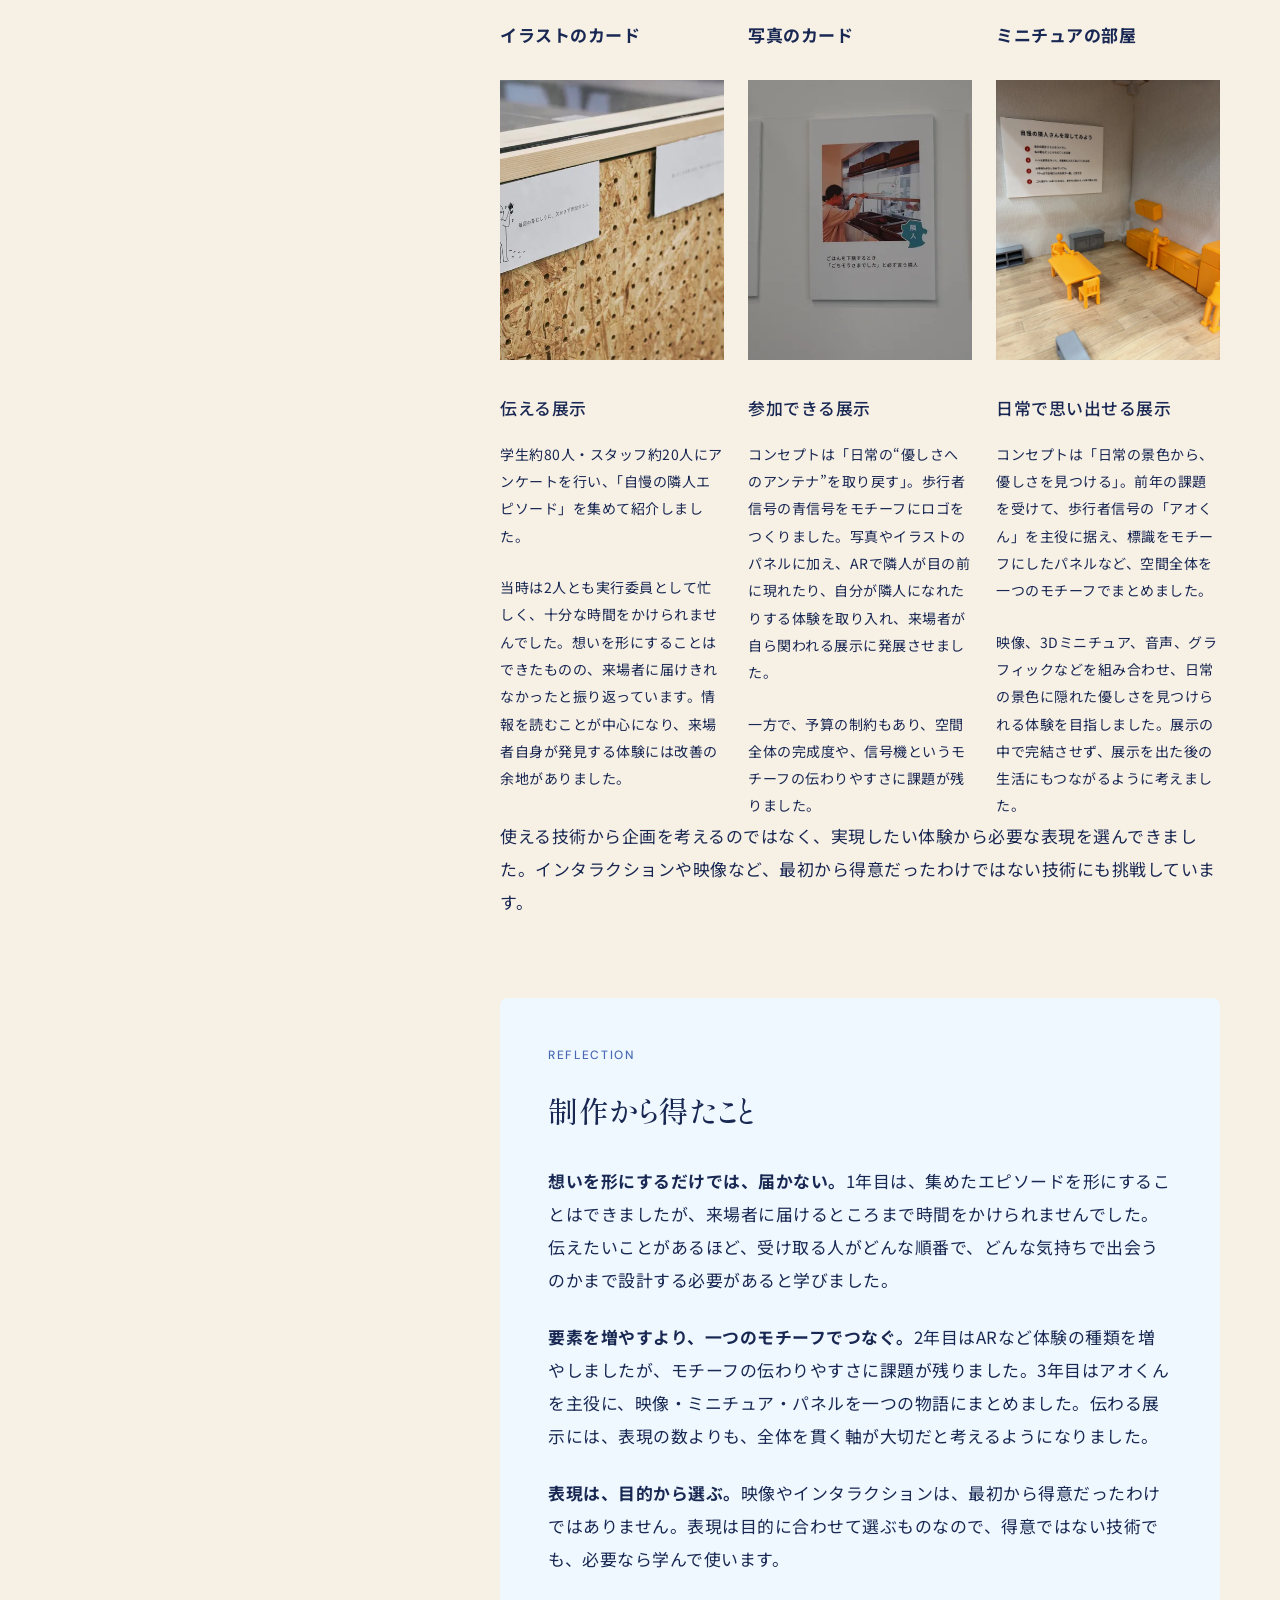
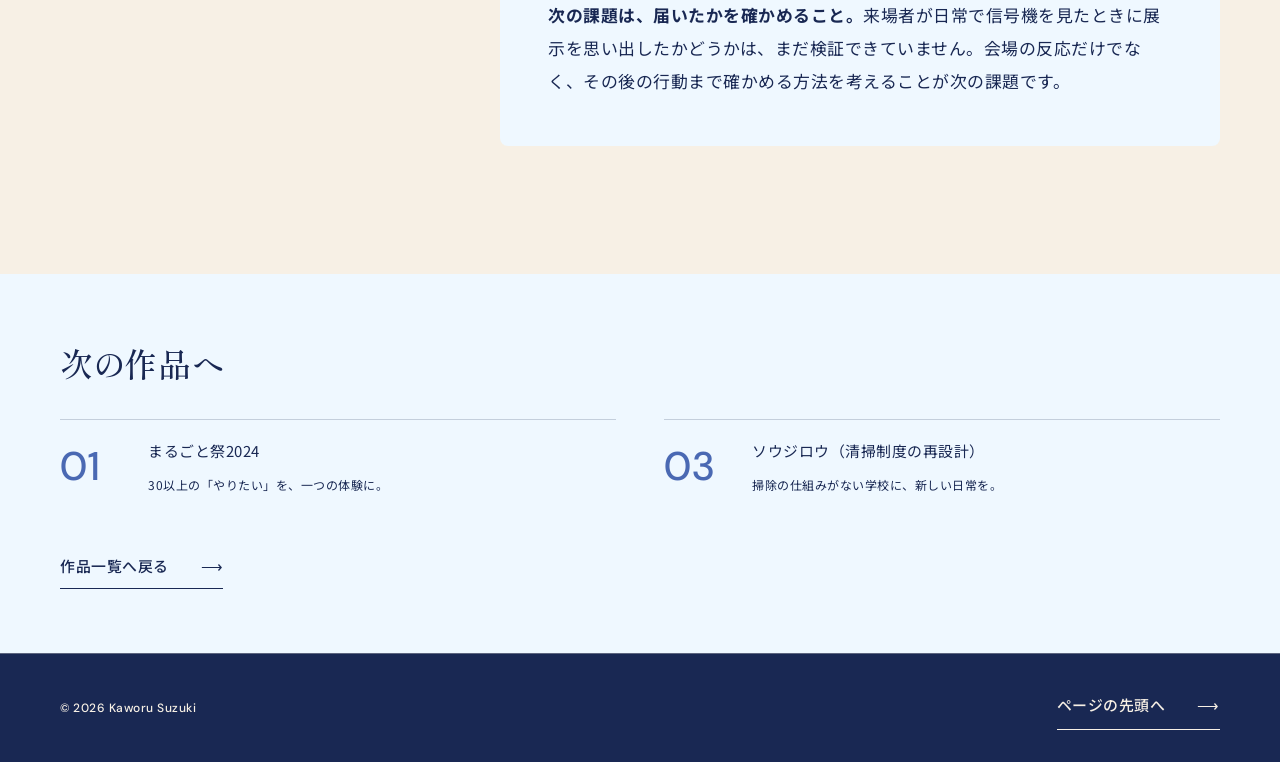
<file: works/neighbors-exhibition.html>
<!DOCTYPE html>
<html lang="ja">
<head>
<meta charset="UTF-8">
<meta name="viewport" content="width=device-width, initial-scale=1">
<title>私の自慢の隣人展｜鈴木カヲル ポートフォリオ</title>
<meta name="description" content="見過ごされる優しさを、身近な信号機に重ねる。映像・音声・ミニチュアを組み合わせ、日常に戻った後にも他者の支えを思い出せる体験を目指しました。">
<link rel="canonical" href="https://kmc2318.github.io/kmc2318_Portfolio/works/neighbors-exhibition.html">
<meta property="og:type" content="website">
<meta property="og:locale" content="ja_JP">
<meta property="og:title" content="私の自慢の隣人展｜鈴木カヲル ポートフォリオ">
<meta property="og:description" content="見過ごされる優しさを、身近な信号機に重ねる。映像・音声・ミニチュアを組み合わせ、日常に戻った後にも他者の支えを思い出せる体験を目指しました。">
<meta property="og:url" content="https://kmc2318.github.io/kmc2318_Portfolio/works/neighbors-exhibition.html">
<meta property="og:image" content="https://kmc2318.github.io/kmc2318_Portfolio/assets/img/hero/blue-editorial-og.jpg">
<meta property="og:image:width" content="1200">
<meta property="og:image:height" content="630">
<meta name="twitter:card" content="summary_large_image">
<link rel="preconnect" href="https://fonts.googleapis.com">
<link rel="preconnect" href="https://fonts.gstatic.com" crossorigin>
<link rel="stylesheet" href="https://fonts.googleapis.com/css2?family=DM+Sans:wght@400..500&amp;family=Noto+Sans+JP:wght@400..700&amp;family=Shippori+Mincho:wght@400;500&amp;display=swap" media="print" onload="this.media=&#x27;all&#x27;">
<noscript>
<link rel="stylesheet" href="https://fonts.googleapis.com/css2?family=DM+Sans:wght@400..500&amp;family=Noto+Sans+JP:wght@400..700&amp;family=Shippori+Mincho:wght@400;500&amp;display=swap">
</noscript>
<link rel="stylesheet" href="../css/tokens.css">
<link rel="stylesheet" href="../css/base.css">
<link rel="stylesheet" href="../css/components.css">
<link rel="stylesheet" href="../css/pages.css">
<script defer src="../js/site.js">
</script>
<noscript>
<style>.editorial-detail .menu-toggle{display:none}@media(max-width:767px){.editorial-detail .site-header{height:auto;position:static}.editorial-detail .site-header .wrap{flex-wrap:wrap;padding-block:16px}.editorial-detail .site-nav{display:flex;gap:16px;flex-wrap:wrap}}</style>
</noscript>
</head>
<body id="top" class="editorial-detail case-page">
<a class="skip-link" href="#main">本文へスキップ</a>
<header class="site-header">
<div class="wrap">
<a class="logo brand" href="../index.html">
<b>鈴木カヲル</b>
<span class="label">Kaworu Suzuki — Portfolio</span>
</a>
<nav class="nav site-nav" aria-label="メインナビゲーション">
<a href="../index.html" data-nav="top">Top</a>
<a class="" href="../index.html#works">Works</a>
<a href="../index.html#approach" class="">Approach</a>
<a href="../index.html#about" class="">About</a>
<a class="btn btn--secondary btn--sm" href="../index.html#contact">Contact</a>
<span class="nav-indicator" aria-hidden="true">
</span>
</nav>
<button class="menu-btn menu-toggle" aria-label="メニューを開く" type="button" aria-expanded="false" aria-controls="mobile-menu">
<i>
</i>
</button>
</div>
</header>
<div class="mobile-menu dark" id="mobile-menu" role="dialog" aria-modal="true" aria-label="ナビゲーション" hidden>
<button class="mobile-close" type="button" aria-label="メニューを閉じる">×</button>
<nav>
<a href="../index.html">Top</a>
<a href="../index.html#works">Works</a>
<a href="../index.html#approach">Approach</a>
<a href="../index.html#about">About</a>
<a href="../index.html#contact">Contact</a>
</nav>
<a class="email" href="mailto:kmc2318@kamiyama.ac.jp">kmc2318@kamiyama.ac.jp</a>
</div>
<main id="main">
<div class="container">
<nav class="breadcrumb" aria-label="パンくず">
<a class="text-link" href="../index.html#works">Works <span aria-hidden="true">⟶</span>
</a>
<span aria-hidden="true">/</span>
<span>私の自慢の隣人展</span>
</nav>
<section class="case-hero">
<div class="work-meta">
<p class="eyebrow">EXHIBITION — 2024–2026</p>
<span class="status ">実施済み（2024・2025・2026）</span>
</div>
<h1>
<span class="title-part">日常に戻った後も、</span>
<span class="title-part">誰かの支えを</span>
<span class="title-part">思い出せるように。</span>
</h1>
<p class="case-name">私の自慢の隣人展</p>
<div class="case-overview">
<p>見過ごされる優しさを、身近な信号機に重ねる。映像・音声・ミニチュアを組み合わせ、日常に戻った後にも他者の支えを思い出せる体験を目指しました。</p>
</div>
<div class="case-meta">
<p>期間<br>2024〜2026</p>
<p>領域<br>体験デザイン / 展示企画 / インタラクション / 映像 / 3Dモデリング</p>
<p class="role-line">問題提起、映像とインタラクティブ作品の実装、3Dモデリング・ミニチュア制作、展示文章、設営を担当（コンセプトは共同制作者と決定）</p>
</div>
<div class="case-visual">
<figure class="detail-photo wide-visual">
<button class="photo-button" data-lightbox type="button" aria-label="信号機をモチーフにした隣人展の入口と映像展示を拡大">
<picture>
<source type="image/webp" srcset="../assets/img/neighbors-exhibition/neighbors-signal-800.webp 800w, ../assets/img/neighbors-exhibition/neighbors-signal-1600.webp 1600w" sizes="(max-width:767px) 100vw, 1160px">
<img src="../assets/img/neighbors-exhibition/neighbors-signal-1600.jpg" srcset="../assets/img/neighbors-exhibition/neighbors-signal-800.jpg 800w, ../assets/img/neighbors-exhibition/neighbors-signal-1600.jpg 1600w" sizes="(max-width:767px) 100vw, 1160px" data-full="../assets/img/neighbors-exhibition/neighbors-signal-1600.webp" width="1600" height="1069" alt="信号機をモチーフにした隣人展の入口と映像展示" decoding="async" fetchpriority="high">
</picture>
</button>
</figure>
</div>
</section>
<div class="key-points">
<div>
<h2>CHALLENGE</h2>
<p>普段見過ごされている、他者の優しさや頑張りを可視化する。</p>
</div>
<div>
<h2>DECISION</h2>
<p>信号機を目印に、日常に戻った後まで思い出せる体験を目指す。</p>
</div>
<div>
<h2>RESULT</h2>
<p>会場で共感の声や音声・付箋への反応。日常での想起は未検証。</p>
</div>
</div>
<div class="case-layout">
<nav class="case-toc" aria-label="このページの目次">
<a class="text-link" href="#origin">見過ごされる優しさへの違和感 <span aria-hidden="true">⟶</span>
</a>
<a class="text-link" href="#intent">会場を出た後まで、体験を考える <span aria-hidden="true">⟶</span>
</a>
<a class="text-link" href="#role">私の担当と、共同でつくった部分 <span aria-hidden="true">⟶</span>
</a>
<a class="text-link" href="#expression">考えを、五つの表現にする <span aria-hidden="true">⟶</span>
</a>
<a class="text-link" href="#results">会場の反応と、検証できていないこと <span aria-hidden="true">⟶</span>
</a>
<a class="text-link" href="#process">3年間で変えた、伝え方 <span aria-hidden="true">⟶</span>
</a>
<a class="text-link" href="#reflection">制作から得たこと <span aria-hidden="true">⟶</span>
</a>
</nav>
<div class="case-body">
<section id="origin">
<h2>見過ごされる優しさへの違和感</h2>
<p>日常には、誰にも気づかれず、感謝されることを目的とせずに周囲を支える人がいます。いつも整えられているトイレのスリッパにも、誰かの行動があります。私は、そうした優しさや頑張りを可視化し、来場者が身近な人の知らなかった一面に気づく体験をつくりたいと考えました。</p>
<p>この問題意識を共同制作者に話したことから、展示の企画が始まりました。</p>

</section>
<section id="intent">
<h2>会場を出た後まで、体験を考える</h2>
<p>展示を見た瞬間に認識が変わっても、日常生活に戻れば、その気づきは忘れられてしまうかもしれません。会場での一時的な感動だけでなく、日常に戻った後にも他者の支えに目を向けられる体験を目指しました。</p>
<p>そこで、街のどこにでもあり、毎日目にする「信号機」をモチーフに選びました。信号機も、普段は意識されない一方で、私たちの暮らしを支える存在です。「陰の支え手」の物語を重ね、日常で信号機を見るたびに、展示で感じたことを思い出せる目印になると考えました。</p>
<p>2026年は、歩行者信号の「アオくん」を展示の主役にしました。いつも誰かの頑張りを見守っている存在として描き、来場者が帰り道に信号機を見たとき、アオくんと展示の物語を思い出せるようにしています。</p>
<div class="intent-diagram">
<p class="eyebrow">体験の設計意図</p>
<ol>
<li>
<span>会場で</span>
<strong>身近な誰かの支えに気づく</strong>
</li>
<li>
<span>日常に戻って</span>
<strong>いつもの信号機を見る</strong>
</li>
<li>
<span>目指したこと</span>
<strong>展示の物語を思い出す</strong>
</li>
</ol>
<p class="caption">日常で実際に思い出したかどうかは、検証していません。</p>
</div>
</section>
<section id="role">
<h2>私の担当と、共同でつくった部分</h2>
<div class="role-matrix">
<div>
<span class="role-chip ">私が担当</span>
<p>最初の問題提起、映像制作、カメラに反応するインタラクティブ作品の実装、3Dモデリング、ミニチュア制作、展示グラフィックの一部、展示文章、展示の見せ方、会場設営</p>
</div>
<div>
<span class="role-chip role-chip--shared">共同</span>
<p>コンセプト設計、展示内容の決定、音声装置の仕組みの構想</p>
</div>
<div>
<span class="role-chip role-chip--others">共同制作者が担当</span>
<p>グッズ用グラフィック、音声装置の制作</p>
</div>
</div>
</section>
<section id="expression">
<h2>考えを、五つの表現にする</h2>
<div class="process-step">
<h3>
<span class="number">01</span>
<span>信号機を、日常の目印にする</span>
</h3>
<figure class="detail-photo ">
<button class="photo-button" data-lightbox type="button" aria-label="信号機のアオくんをモチーフにした入口と映像モニターを拡大">
<picture>
<source type="image/webp" srcset="../assets/img/neighbors-exhibition/neighbors-signal-800.webp 800w, ../assets/img/neighbors-exhibition/neighbors-signal-1600.webp 1600w" sizes="(max-width:767px) 100vw, 800px">
<img src="../assets/img/neighbors-exhibition/neighbors-signal-1600.jpg" srcset="../assets/img/neighbors-exhibition/neighbors-signal-800.jpg 800w, ../assets/img/neighbors-exhibition/neighbors-signal-1600.jpg 1600w" sizes="(max-width:767px) 100vw, 800px" data-full="../assets/img/neighbors-exhibition/neighbors-signal-1600.webp" width="1600" height="1069" alt="信号機のアオくんをモチーフにした入口と映像モニター" decoding="async" loading="lazy">
</picture>
</button>
<figcaption>2026年の展示。入口のアオくんと、映像を流したモニター。</figcaption>
</figure>
<p>暮らしを支える身近な信号機と、普段見過ごされる他者の行動を重ねました。日常で繰り返し目にするものを、物語を思い出すきっかけにしています。</p>
</div>
<div class="process-step">
<h3>
<span class="number">02</span>
<span>ミニチュアで、身近な場面にする</span>
</h3>
<div class="photo-grid">
<figure class="detail-photo ">
<button class="photo-button" data-lightbox type="button" aria-label="青い教室を再現したミニチュアを拡大">
<picture>
<source type="image/webp" srcset="../assets/img/neighbors-exhibition/detail-neighbors-classroom-800.webp 600w, ../assets/img/neighbors-exhibition/detail-neighbors-classroom-1600.webp 1200w" sizes="(max-width:767px) 100vw, 800px">
<img src="../assets/img/neighbors-exhibition/detail-neighbors-classroom-1600.jpg" srcset="../assets/img/neighbors-exhibition/detail-neighbors-classroom-800.jpg 600w, ../assets/img/neighbors-exhibition/detail-neighbors-classroom-1600.jpg 1200w" sizes="(max-width:767px) 100vw, 800px" data-full="../assets/img/neighbors-exhibition/detail-neighbors-classroom-1600.webp" width="1200" height="1600" alt="青い教室を再現したミニチュア" decoding="async" loading="lazy">
</picture>
</button>
<figcaption>教室のミニチュア。3Dモデリングから制作しました。</figcaption>
</figure>
<figure class="detail-photo ">
<button class="photo-button" data-lightbox type="button" aria-label="緑のオフィスを再現したミニチュアを拡大">
<picture>
<source type="image/webp" srcset="../assets/img/neighbors-exhibition/detail-neighbors-office-800.webp 600w, ../assets/img/neighbors-exhibition/detail-neighbors-office-1600.webp 1200w" sizes="(max-width:767px) 100vw, 800px">
<img src="../assets/img/neighbors-exhibition/detail-neighbors-office-1600.jpg" srcset="../assets/img/neighbors-exhibition/detail-neighbors-office-800.jpg 600w, ../assets/img/neighbors-exhibition/detail-neighbors-office-1600.jpg 1200w" sizes="(max-width:767px) 100vw, 800px" data-full="../assets/img/neighbors-exhibition/detail-neighbors-office-1600.webp" width="1200" height="1600" alt="緑のオフィスを再現したミニチュア" decoding="async" loading="lazy">
</picture>
</button>
<figcaption>オフィスのミニチュア。3Dモデリングから制作しました。</figcaption>
</figure>
</div>
<p>説明文だけで伝えるのではなく、日常の場面をミニチュアで再現しました。身近な景色の中にある優しさを感じられる体験を目指しました。</p>
</div>
<div class="process-step">
<h3>
<span class="number">03</span>
<span>ボタンを押して、声を聞く</span>
</h3>
<figure class="detail-photo ">
<button class="photo-button" data-lightbox type="button" aria-label="赤・黄・緑のパイプと音声を再生する押しボタンを拡大">
<picture>
<source type="image/webp" srcset="../assets/img/neighbors-exhibition/neighbors-buttons-800.webp 800w, ../assets/img/neighbors-exhibition/neighbors-buttons-1600.webp 1600w" sizes="(max-width:767px) 100vw, 800px">
<img src="../assets/img/neighbors-exhibition/neighbors-buttons-1600.jpg" srcset="../assets/img/neighbors-exhibition/neighbors-buttons-800.jpg 800w, ../assets/img/neighbors-exhibition/neighbors-buttons-1600.jpg 1600w" sizes="(max-width:767px) 100vw, 800px" data-full="../assets/img/neighbors-exhibition/neighbors-buttons-1600.webp" width="1600" height="1069" alt="赤・黄・緑のパイプと音声を再生する押しボタン" decoding="async" loading="lazy">
</picture>
</button>
<figcaption>音声を流す押しボタン。仕組みは共同制作者と一緒に考えました。</figcaption>
</figure>
<p>ボタンを押すと音声が流れる仕組みを用意しました。映像・ミニチュアと組み合わせ、文章を読むだけでなく、声を聞く体験をつくりました。</p>
</div>
<div class="process-step">
<h3>
<span class="number">04</span>
<span>映像でも、日常の場面に触れる</span>
</h3>
<figure class="detail-photo detail-video">
<video controls playsinline preload="none" poster="../assets/img/neighbors-exhibition/neighbors-movie-poster-1280.jpg" width="1280" height="720" aria-label="私の自慢の隣人展の展示映像">
<source src="../assets/video/neighbors-exhibition/neighbors-movie-720.mp4" type="video/mp4">
</video>
<figcaption>展示で上映した映像（約1分・音声あり）。</figcaption>
</figure>
<p>映像は、歩行者信号のアオくんの目線で語られます。毎日いろいろな人が前を通るなかで、誰かのために少しだけ足を止める人の姿を、アオくんが「つい目で追ってしまう」という物語です。最後は「誰も見てないと思うかもしれないけれど、僕はちゃんと、ここから見てるんだよ。」という言葉で終わります。</p>
<p>実際の街の信号機と、学校や身近な場所での何気ない行動を交互に映し、帰り道に本物の信号機を見たとき、この映像を思い出すきっかけになることを狙いました。入口の写真の左側に写るモニターでは、この映像と、カメラに反応するインタラクティブ作品を展示しました。どちらも私が制作・実装しました。</p>

</div>
<div class="process-step">
<h3>
<span class="number">05</span>
<span>来場者が、メッセージを残せるようにする</span>
</h3>
<figure class="detail-photo ">
<button class="photo-button" data-lightbox type="button" aria-label="来場者の付箋で形づくられた展示とメッセージの記入台を拡大">
<picture>
<source type="image/webp" srcset="../assets/img/neighbors-exhibition/neighbors-messages-800.webp 800w, ../assets/img/neighbors-exhibition/neighbors-messages-1600.webp 1600w" sizes="(max-width:767px) 100vw, 800px">
<img src="../assets/img/neighbors-exhibition/neighbors-messages-1600.jpg" srcset="../assets/img/neighbors-exhibition/neighbors-messages-800.jpg 800w, ../assets/img/neighbors-exhibition/neighbors-messages-1600.jpg 1600w" sizes="(max-width:767px) 100vw, 800px" data-full="../assets/img/neighbors-exhibition/neighbors-messages-1600.webp" width="1600" height="1069" alt="来場者の付箋で形づくられた展示とメッセージの記入台" decoding="async" loading="lazy">
</picture>
</button>
<figcaption>来場者のメッセージが集まった様子。</figcaption>
</figure>
<p>来場者がメッセージを書き残せる仕組みを設けました。展示を見るだけでなく、自分の言葉を残せる場にしました。</p>
</div>
</section>
<section id="results">
<h2>会場の反応と、検証できていないこと</h2>
<p>来場者から共感の声が寄せられ、音声や付箋による展示も好評でした。写真には、来場者のメッセージが集まった実際の様子が残っています。</p>
<div class="evidence-boundary">
<div>
<h3>会場で確認できたこと</h3>
<p>共感の声、音声・付箋への好意的な反応、実際に残されたメッセージ。</p>
</div>
<div>
<h3>まだ検証できていないこと</h3>
<p>来場者が日常で信号機を見たとき、展示や他者の支えを思い出したかどうか。</p>
</div>
</div>

<a class="text-link" href="https://www.instagram.com/jiman_no_rinjinten/" target="_blank" rel="noopener noreferrer" aria-label="展示のInstagram（別タブで開く）">展示のInstagram <span aria-hidden="true">↗</span>
</a>
</section>
<section id="process">
<h2>3年間で変えた、伝え方</h2>
<p>私の自慢の隣人展は、2026年で3年目です。これまでに約300人の「自慢の隣人」を紹介してきました。毎年、前回届けきれなかったことを振り返り、伝え方を変えてきました。</p>
<div class="exhibition-years">
<article>
<span class="year">2024</span>
<h3>イラストのカード</h3>
<figure class="detail-photo ">
<button class="photo-button" data-lightbox type="button" aria-label="2024年の展示を拡大">
<picture>
<source type="image/webp" srcset="../assets/img/neighbors-exhibition/neighbors-2024-800.webp 800w, ../assets/img/neighbors-exhibition/neighbors-2024-1600.webp 1600w" sizes="(max-width:767px) 100vw, 800px">
<img src="../assets/img/neighbors-exhibition/neighbors-2024-1600.jpg" srcset="../assets/img/neighbors-exhibition/neighbors-2024-800.jpg 800w, ../assets/img/neighbors-exhibition/neighbors-2024-1600.jpg 1600w" sizes="(max-width:767px) 100vw, 800px" data-full="../assets/img/neighbors-exhibition/neighbors-2024-1600.webp" width="1600" height="1067" alt="2024年の展示" decoding="async" loading="lazy">
</picture>
</button>
</figure>
<h4>伝える展示</h4>
<p>学生約80人・スタッフ約20人にアンケートを行い、「自慢の隣人エピソード」を集めて紹介しました。</p>
<p>当時は2人とも実行委員として忙しく、十分な時間をかけられませんでした。想いを形にすることはできたものの、来場者に届けきれなかったと振り返っています。情報を読むことが中心になり、来場者自身が発見する体験には改善の余地がありました。</p>
</article>
<article>
<span class="year">2025</span>
<h3>写真のカード</h3>
<figure class="detail-photo ">
<button class="photo-button" data-lightbox type="button" aria-label="2025年の展示を拡大">
<picture>
<source type="image/webp" srcset="../assets/img/neighbors-exhibition/neighbors-2025-800.webp 800w, ../assets/img/neighbors-exhibition/neighbors-2025-1600.webp 1600w" sizes="(max-width:767px) 100vw, 800px">
<img src="../assets/img/neighbors-exhibition/neighbors-2025-1600.jpg" srcset="../assets/img/neighbors-exhibition/neighbors-2025-800.jpg 800w, ../assets/img/neighbors-exhibition/neighbors-2025-1600.jpg 1600w" sizes="(max-width:767px) 100vw, 800px" data-full="../assets/img/neighbors-exhibition/neighbors-2025-1600.webp" width="1600" height="1067" alt="2025年の展示" decoding="async" loading="lazy">
</picture>
</button>
</figure>
<h4>参加できる展示</h4>
<p>コンセプトは「日常の“優しさへのアンテナ”を取り戻す」。歩行者信号の青信号をモチーフにロゴをつくりました。写真やイラストのパネルに加え、ARで隣人が目の前に現れたり、自分が隣人になれたりする体験を取り入れ、来場者が自ら関われる展示に発展させました。</p>
<p>一方で、予算の制約もあり、空間全体の完成度や、信号機というモチーフの伝わりやすさに課題が残りました。</p>
</article>
<article>
<span class="year">2026</span>
<h3>ミニチュアの部屋</h3>
<figure class="detail-photo ">
<button class="photo-button" data-lightbox type="button" aria-label="2026年の展示を拡大">
<picture>
<source type="image/webp" srcset="../assets/img/neighbors-exhibition/neighbors-2026-800.webp 600w, ../assets/img/neighbors-exhibition/neighbors-2026-1600.webp 1200w" sizes="(max-width:767px) 100vw, 800px">
<img src="../assets/img/neighbors-exhibition/neighbors-2026-1600.jpg" srcset="../assets/img/neighbors-exhibition/neighbors-2026-800.jpg 600w, ../assets/img/neighbors-exhibition/neighbors-2026-1600.jpg 1200w" sizes="(max-width:767px) 100vw, 800px" data-full="../assets/img/neighbors-exhibition/neighbors-2026-1600.webp" width="1200" height="1600" alt="2026年の展示" decoding="async" loading="lazy">
</picture>
</button>
</figure>
<h4>日常で思い出せる展示</h4>
<p>コンセプトは「日常の景色から、優しさを見つける」。前年の課題を受けて、歩行者信号の「アオくん」を主役に据え、標識をモチーフにしたパネルなど、空間全体を一つのモチーフでまとめました。</p>
<p>映像、3Dミニチュア、音声、グラフィックなどを組み合わせ、日常の景色に隠れた優しさを見つけられる体験を目指しました。展示の中で完結させず、展示を出た後の生活にもつながるように考えました。</p>
</article>
</div>
<p>使える技術から企画を考えるのではなく、実現したい体験から必要な表現を選んできました。インタラクションや映像など、最初から得意だったわけではない技術にも挑戦しています。</p>
</section>
<section id="reflection">
<h2>制作から得たこと</h2>

<p><strong>想いを形にするだけでは、届かない。</strong>1年目は、集めたエピソードを形にすることはできましたが、来場者に届けるところまで時間をかけられませんでした。伝えたいことがあるほど、受け取る人がどんな順番で、どんな気持ちで出会うのかまで設計する必要があると学びました。</p>
<p><strong>要素を増やすより、一つのモチーフでつなぐ。</strong>2年目はARなど体験の種類を増やしましたが、モチーフの伝わりやすさに課題が残りました。3年目はアオくんを主役に、映像・ミニチュア・パネルを一つの物語にまとめました。伝わる展示には、表現の数よりも、全体を貫く軸が大切だと考えるようになりました。</p>
<p><strong>表現は、目的から選ぶ。</strong>映像やインタラクションは、最初から得意だったわけではありません。表現は目的に合わせて選ぶものなので、得意ではない技術でも、必要なら学んで使います。</p>
<p><strong>次の課題は、届いたかを確かめること。</strong>来場者が日常で信号機を見たときに展示を思い出したかどうかは、まだ検証できていません。会場の反応だけでなく、その後の行動まで確かめる方法を考えることが次の課題です。</p>
</section>
</div>
</div>
</div>
<section class="next-works">
<div class="container">
<h2>次の作品へ</h2>
<div class="next-grid">
<a href="marugoto-fes-2024.html">
<span class="next-number">01</span>
<span>まるごと祭2024<small>30以上の「やりたい」を、一つの体験に。</small>
</span>
</a>
<a href="soujirou.html">
<span class="next-number">03</span>
<span>ソウジロウ（清掃制度の再設計）<small>掃除の仕組みがない学校に、新しい日常を。</small>
</span>
</a>
</div>
<a class="text-link" href="../index.html#works">作品一覧へ戻る <span aria-hidden="true">⟶</span>
</a>
</div>
</section>
</main>
<footer class="site-footer dark">
<div class="container">
<span>© 2026 Kaworu Suzuki</span>
<a class="text-link" href="#top">ページの先頭へ <span aria-hidden="true">⟶</span>
</a>
</div>
</footer>
<dialog class="lightbox" aria-label="画像を拡大表示">
<button class="lightbox-close" type="button" aria-label="閉じる">×</button>
<img src="../assets/img/hero/hero-approved-800.webp" alt="" width="800" height="533" loading="lazy">
<div class="lightbox-controls">
<button type="button" data-lightbox-prev aria-label="前の画像">←</button>
<p class="caption" aria-live="polite">
</p>
<button type="button" data-lightbox-next aria-label="次の画像">→</button>
</div>
</dialog>
</body>
</html>
</file>
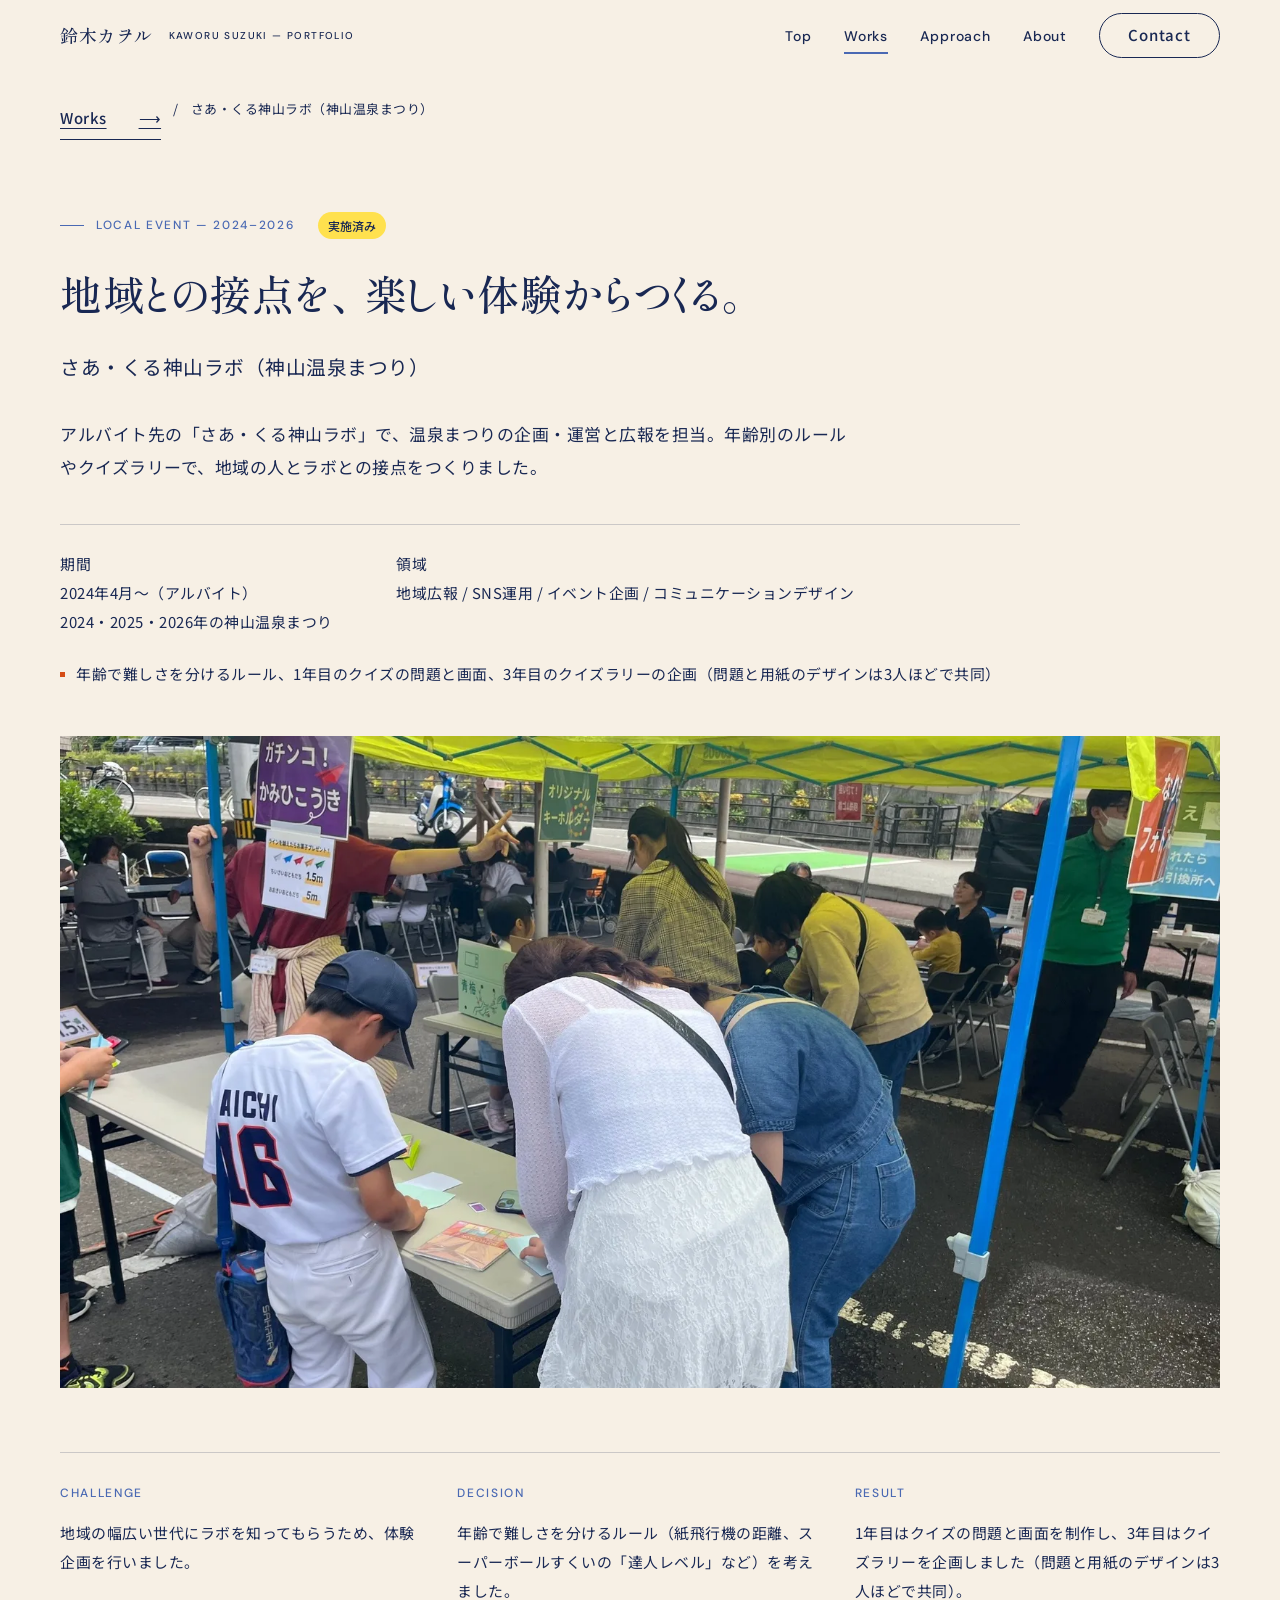
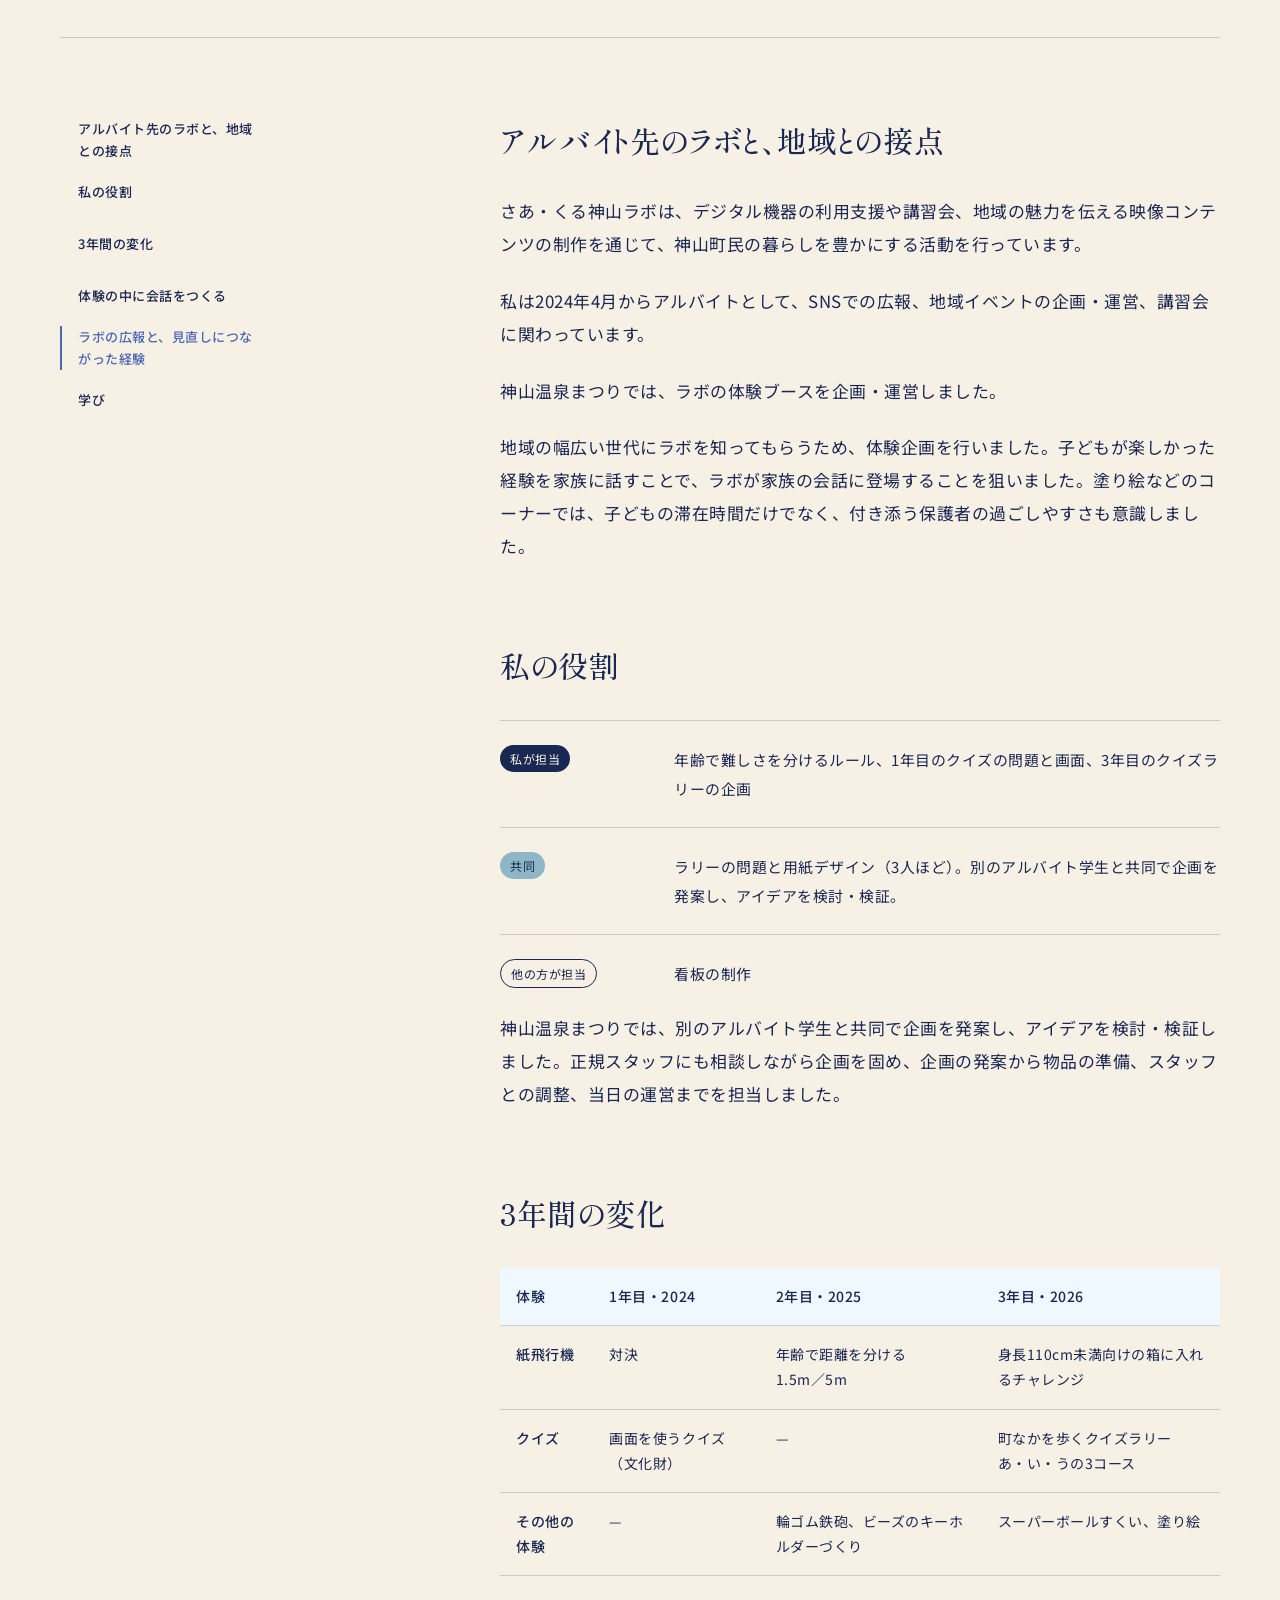
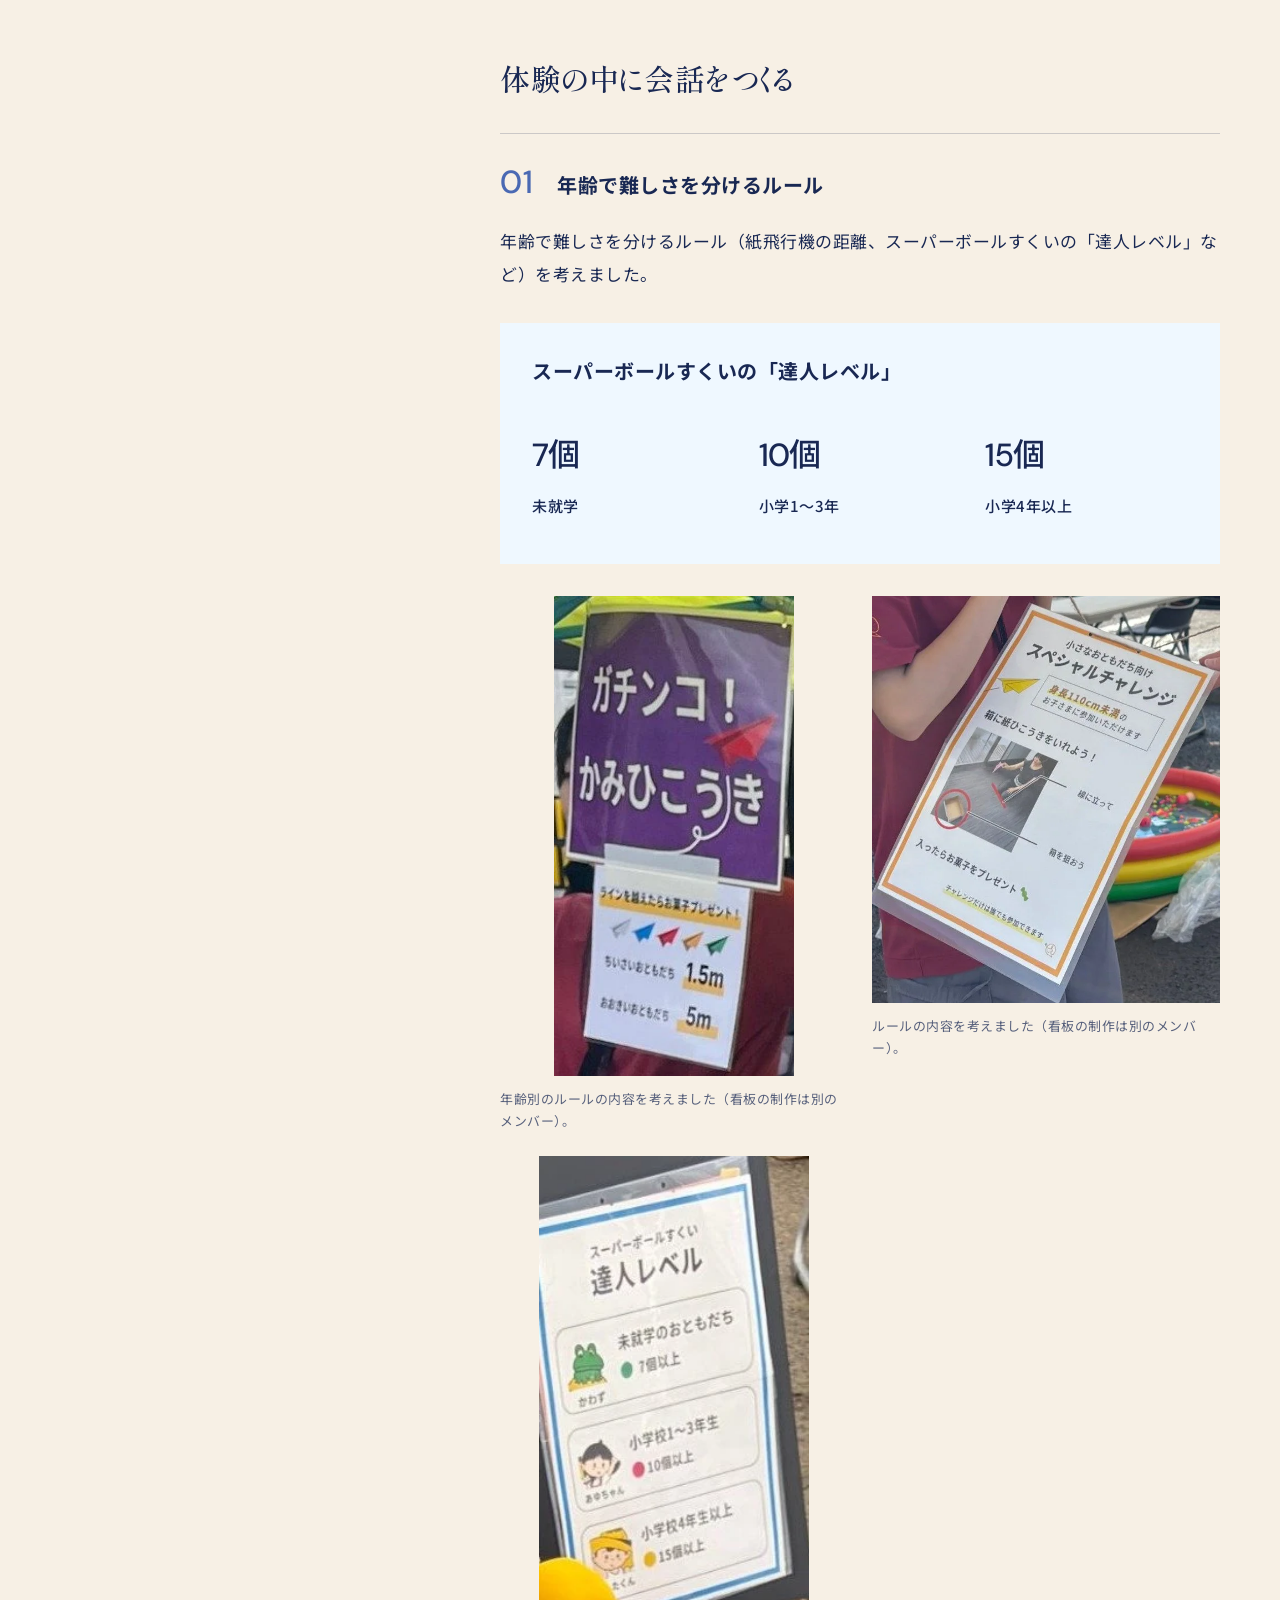
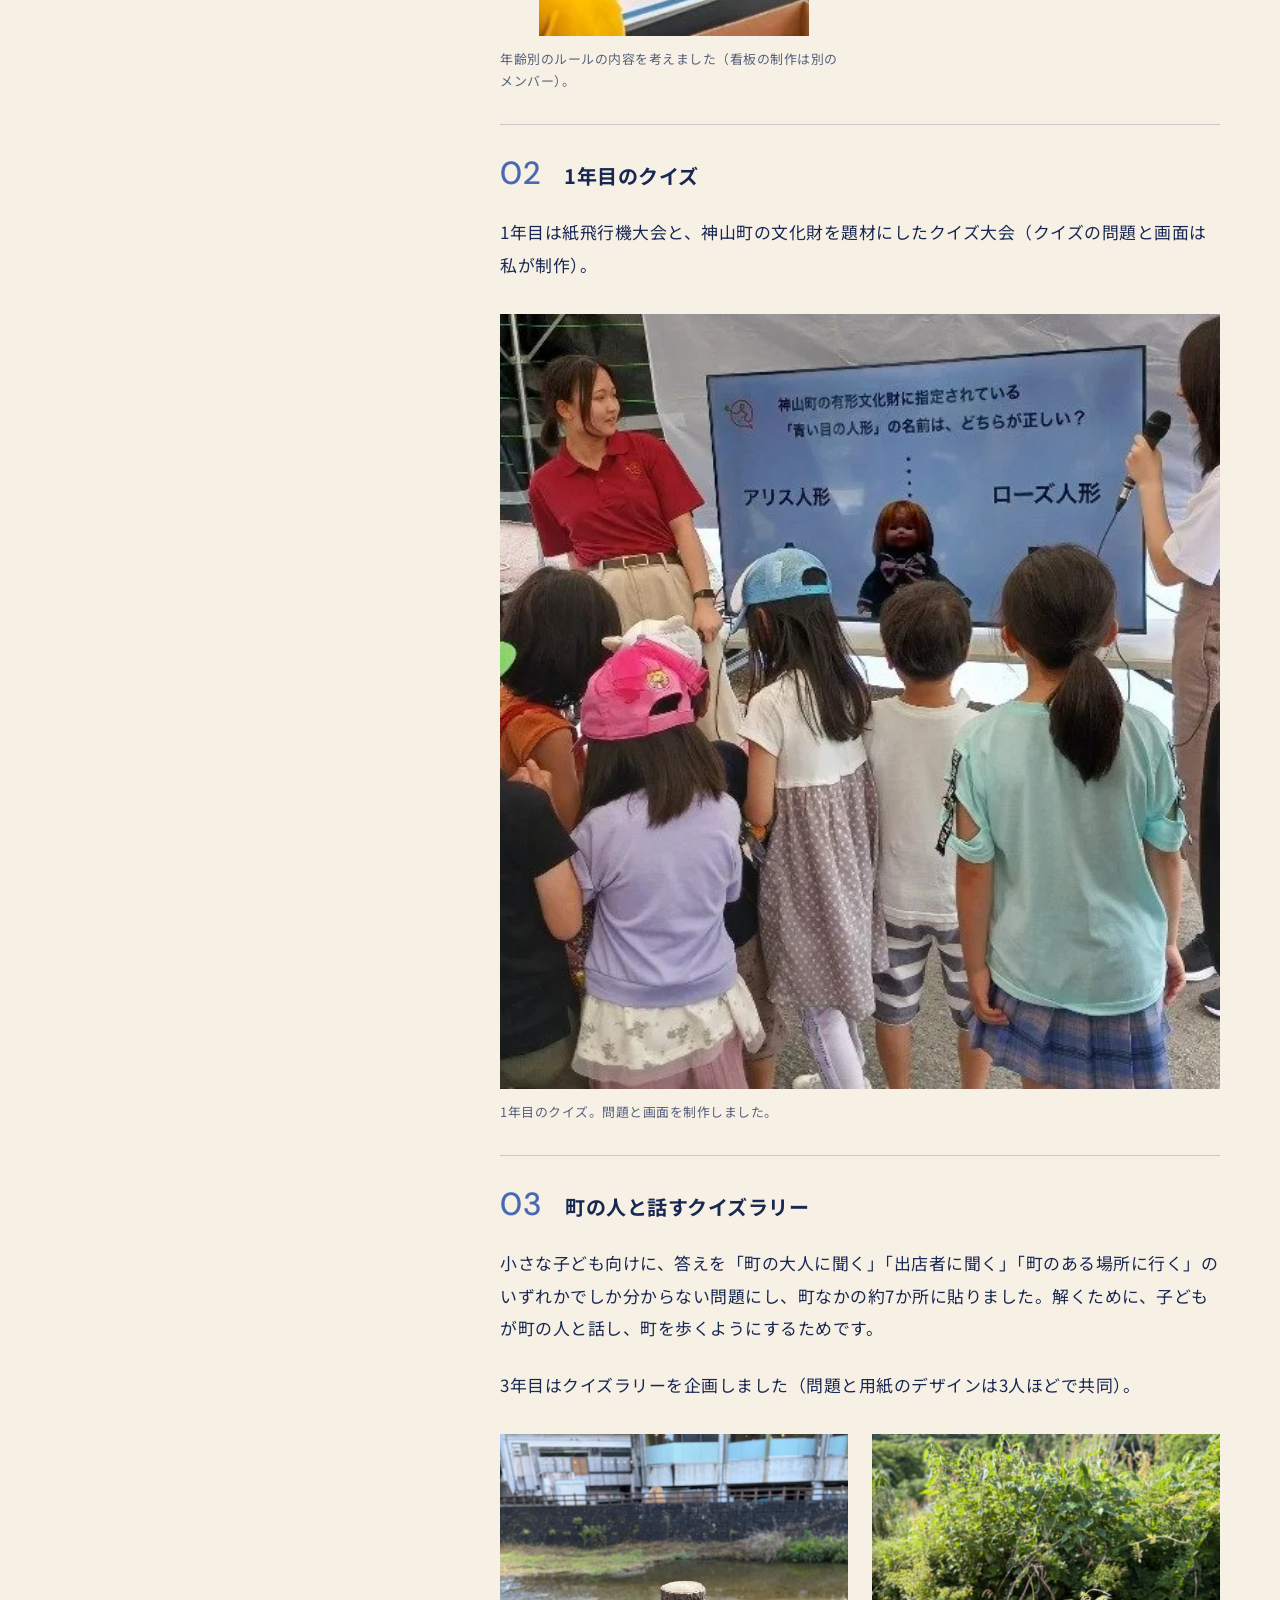
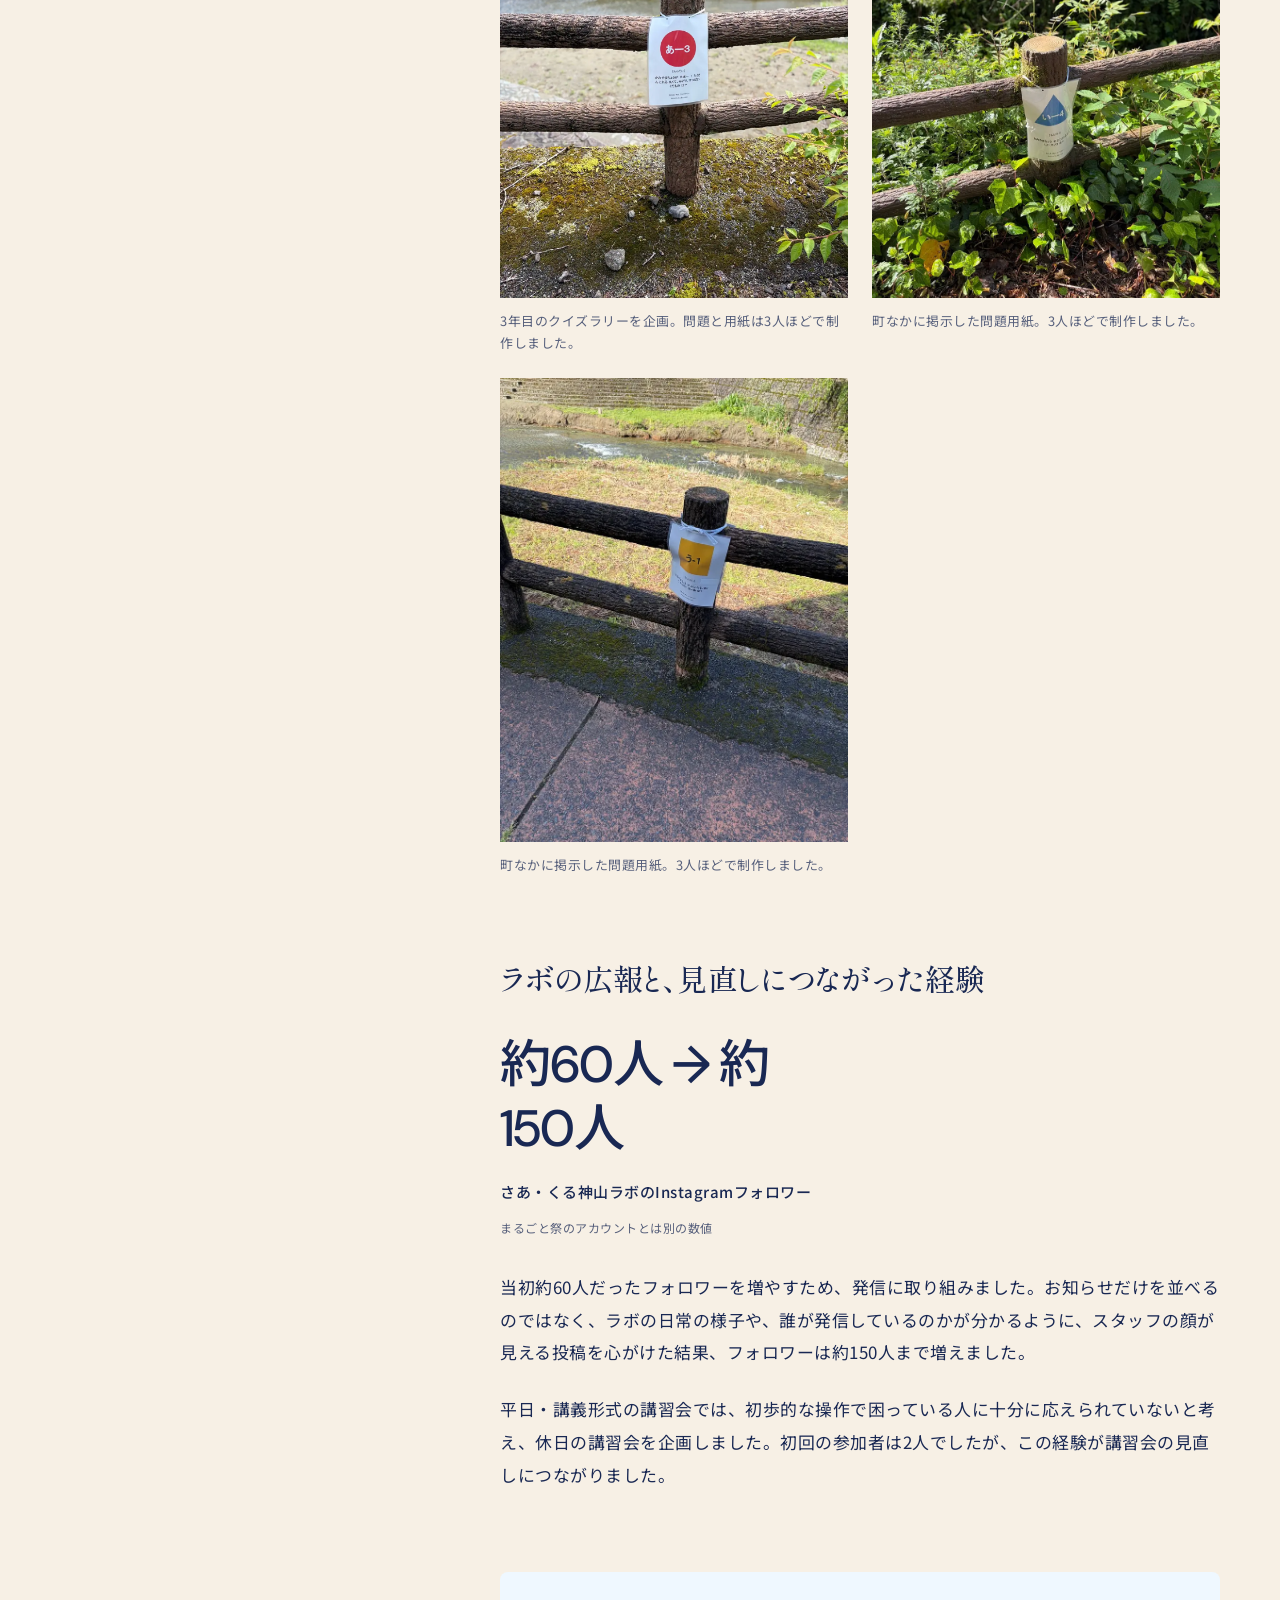
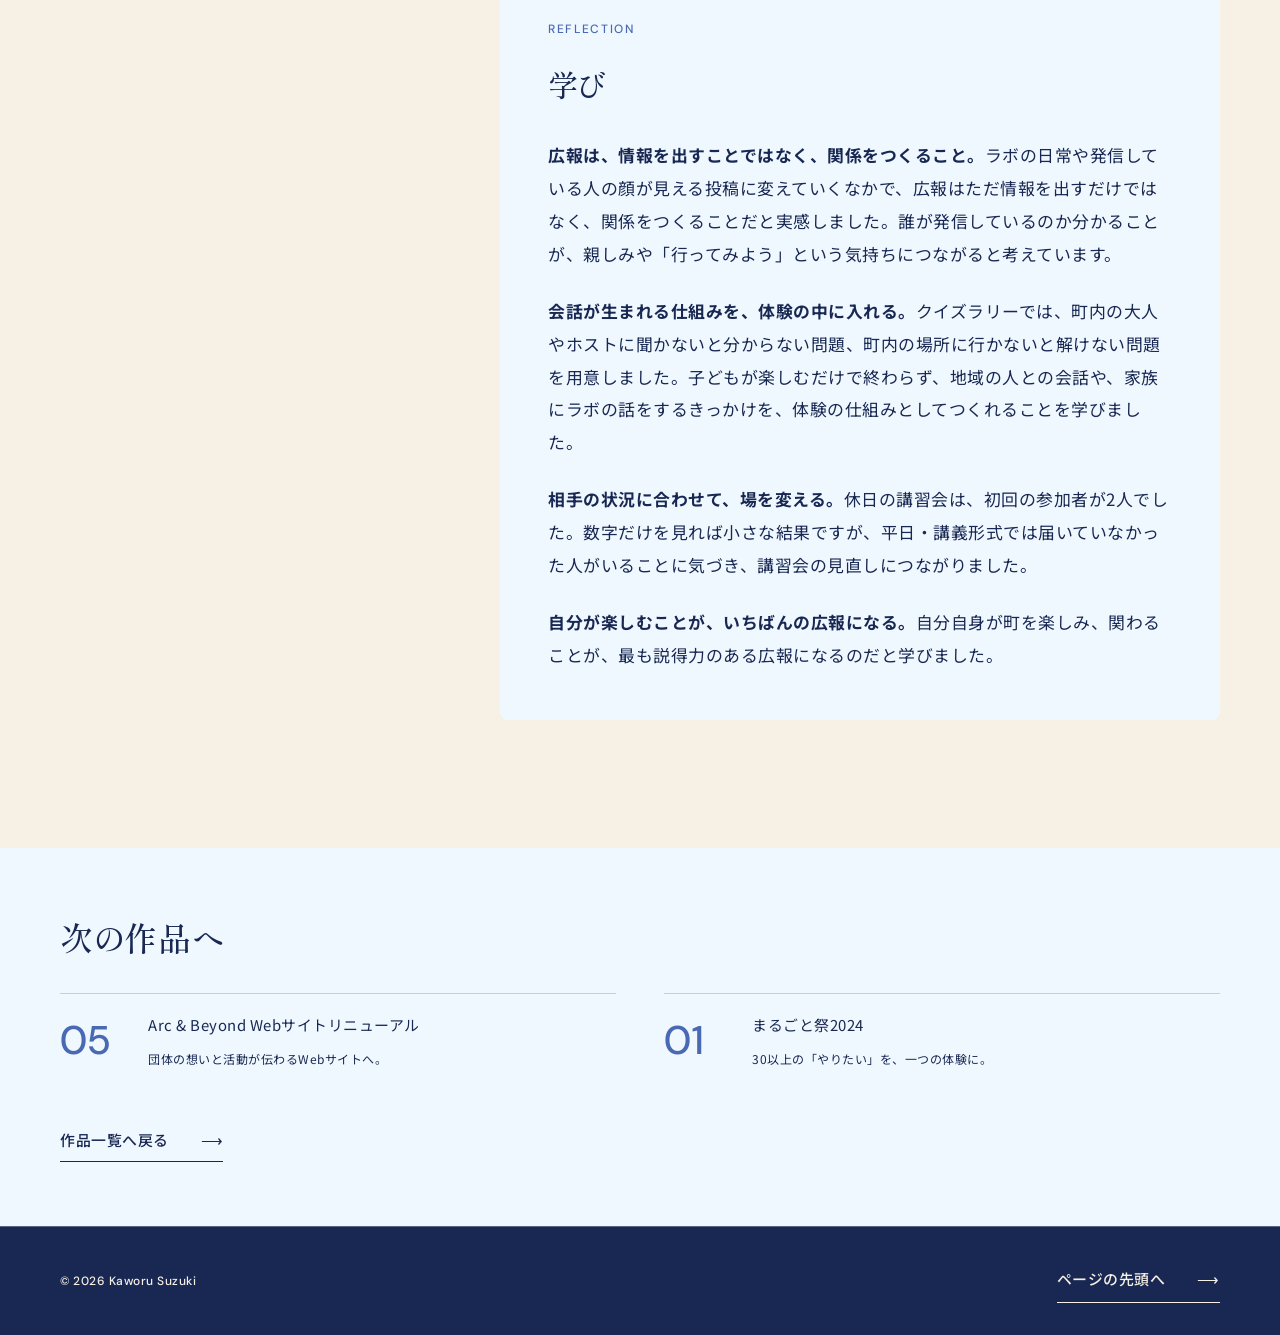
<file: works/saakuru.html>
<!DOCTYPE html>
<html lang="ja">
<head>
<meta charset="UTF-8">
<meta name="viewport" content="width=device-width, initial-scale=1">
<title>さあ・くる神山ラボ（神山温泉まつり）｜鈴木カヲル ポートフォリオ</title>
<meta name="description" content="アルバイト先の「さあ・くる神山ラボ」で、温泉まつりの企画・運営と広報を担当。年齢別のルールやクイズラリーで、地域の人とラボとの接点をつくりました。">
<link rel="canonical" href="https://kmc2318.github.io/kmc2318_Portfolio/works/saakuru.html">
<meta property="og:type" content="website">
<meta property="og:locale" content="ja_JP">
<meta property="og:title" content="さあ・くる神山ラボ（神山温泉まつり）｜鈴木カヲル ポートフォリオ">
<meta property="og:description" content="アルバイト先の「さあ・くる神山ラボ」で、温泉まつりの企画・運営と広報を担当。年齢別のルールやクイズラリーで、地域の人とラボとの接点をつくりました。">
<meta property="og:url" content="https://kmc2318.github.io/kmc2318_Portfolio/works/saakuru.html">
<meta property="og:image" content="https://kmc2318.github.io/kmc2318_Portfolio/assets/img/hero/blue-editorial-og.jpg">
<meta property="og:image:width" content="1200">
<meta property="og:image:height" content="630">
<meta name="twitter:card" content="summary_large_image">
<link rel="preconnect" href="https://fonts.googleapis.com">
<link rel="preconnect" href="https://fonts.gstatic.com" crossorigin>
<link rel="stylesheet" href="https://fonts.googleapis.com/css2?family=DM+Sans:wght@400..500&amp;family=Noto+Sans+JP:wght@400..700&amp;family=Shippori+Mincho:wght@400;500&amp;display=swap" media="print" onload="this.media=&#x27;all&#x27;">
<noscript>
<link rel="stylesheet" href="https://fonts.googleapis.com/css2?family=DM+Sans:wght@400..500&amp;family=Noto+Sans+JP:wght@400..700&amp;family=Shippori+Mincho:wght@400;500&amp;display=swap">
</noscript>
<link rel="stylesheet" href="../css/tokens.css">
<link rel="stylesheet" href="../css/base.css">
<link rel="stylesheet" href="../css/components.css">
<link rel="stylesheet" href="../css/pages.css">
<script defer src="../js/site.js">
</script>
<noscript>
<style>.editorial-detail .menu-toggle{display:none}@media(max-width:767px){.editorial-detail .site-header{height:auto;position:static}.editorial-detail .site-header .wrap{flex-wrap:wrap;padding-block:16px}.editorial-detail .site-nav{display:flex;gap:16px;flex-wrap:wrap}}</style>
</noscript>
</head>
<body id="top" class="editorial-detail case-page">
<a class="skip-link" href="#main">本文へスキップ</a>
<header class="site-header">
<div class="wrap">
<a class="logo brand" href="../index.html">
<b>鈴木カヲル</b>
<span class="label">Kaworu Suzuki — Portfolio</span>
</a>
<nav class="nav site-nav" aria-label="メインナビゲーション">
<a href="../index.html" data-nav="top">Top</a>
<a class="" href="../index.html#works">Works</a>
<a href="../index.html#approach" class="">Approach</a>
<a href="../index.html#about" class="">About</a>
<a class="btn btn--secondary btn--sm" href="../index.html#contact">Contact</a>
<span class="nav-indicator" aria-hidden="true">
</span>
</nav>
<button class="menu-btn menu-toggle" aria-label="メニューを開く" type="button" aria-expanded="false" aria-controls="mobile-menu">
<i>
</i>
</button>
</div>
</header>
<div class="mobile-menu dark" id="mobile-menu" role="dialog" aria-modal="true" aria-label="ナビゲーション" hidden>
<button class="mobile-close" type="button" aria-label="メニューを閉じる">×</button>
<nav>
<a href="../index.html">Top</a>
<a href="../index.html#works">Works</a>
<a href="../index.html#approach">Approach</a>
<a href="../index.html#about">About</a>
<a href="../index.html#contact">Contact</a>
</nav>
<a class="email" href="mailto:kmc2318@kamiyama.ac.jp">kmc2318@kamiyama.ac.jp</a>
</div>
<main id="main">
<div class="container">
<nav class="breadcrumb" aria-label="パンくず">
<a class="text-link" href="../index.html#works">Works <span aria-hidden="true">⟶</span>
</a>
<span aria-hidden="true">/</span>
<span>さあ・くる神山ラボ（神山温泉まつり）</span>
</nav>
<section class="case-hero">
<div class="work-meta">
<p class="eyebrow">LOCAL EVENT — 2024–2026</p>
<span class="status ">実施済み</span>
</div>
<h1>
<span class="title-part">地域との接点を、</span>
<span class="title-part">楽しい体験からつくる。</span>
</h1>
<p class="case-name">さあ・くる神山ラボ（神山温泉まつり）</p>
<div class="case-overview">
<p>アルバイト先の「さあ・くる神山ラボ」で、温泉まつりの企画・運営と広報を担当。年齢別のルールやクイズラリーで、地域の人とラボとの接点をつくりました。</p>
</div>
<div class="case-meta">
<p>期間<br>2024年4月〜（アルバイト）<br>2024・2025・2026年の神山温泉まつり</p>
<p>領域<br>地域広報 / SNS運用 / イベント企画 / コミュニケーションデザイン</p>
<p class="role-line">年齢で難しさを分けるルール、1年目のクイズの問題と画面、3年目のクイズラリーの企画（問題と用紙のデザインは3人ほどで共同）</p>
</div>
<div class="case-visual">
<figure class="detail-photo wide-visual">
<button class="photo-button" data-lightbox type="button" aria-label="2年目の神山温泉まつりの体験ブースを拡大">
<picture>
<source type="image/webp" srcset="../assets/img/saakuru/saakuru-tent-800.webp 800w, ../assets/img/saakuru/saakuru-tent-1600.webp 1600w" sizes="(max-width:767px) 100vw, 1160px">
<img src="../assets/img/saakuru/saakuru-tent-1600.jpg" srcset="../assets/img/saakuru/saakuru-tent-800.jpg 800w, ../assets/img/saakuru/saakuru-tent-1600.jpg 1600w" sizes="(max-width:767px) 100vw, 1160px" data-full="../assets/img/saakuru/saakuru-tent-1600.webp" width="1600" height="1067" alt="2年目の神山温泉まつりの体験ブース" decoding="async" fetchpriority="high">
</picture>
</button>
</figure>
</div>
</section>
<div class="key-points">
<div>
<h2>CHALLENGE</h2>
<p>地域の幅広い世代にラボを知ってもらうため、体験企画を行いました。</p>
</div>
<div>
<h2>DECISION</h2>
<p>年齢で難しさを分けるルール（紙飛行機の距離、スーパーボールすくいの「達人レベル」など）を考えました。</p>
</div>
<div>
<h2>RESULT</h2>
<p>1年目はクイズの問題と画面を制作し、3年目はクイズラリーを企画しました（問題と用紙のデザインは3人ほどで共同）。</p>
</div>
</div>
<div class="case-layout">
<nav class="case-toc" aria-label="このページの目次">
<a class="text-link" href="#context">アルバイト先のラボと、地域との接点 <span aria-hidden="true">⟶</span>
</a>
<a class="text-link" href="#role">私の役割 <span aria-hidden="true">⟶</span>
</a>
<a class="text-link" href="#years">3年間の変化 <span aria-hidden="true">⟶</span>
</a>
<a class="text-link" href="#process">体験の中に会話をつくる <span aria-hidden="true">⟶</span>
</a>
<a class="text-link" href="#results">ラボの広報と、見直しにつながった経験 <span aria-hidden="true">⟶</span>
</a>
<a class="text-link" href="#reflection">学び <span aria-hidden="true">⟶</span>
</a>
</nav>
<div class="case-body">
<section id="context">
<h2>アルバイト先のラボと、地域との接点</h2>
<p>さあ・くる神山ラボは、デジタル機器の利用支援や講習会、地域の魅力を伝える映像コンテンツの制作を通じて、神山町民の暮らしを豊かにする活動を行っています。</p>
<p>私は2024年4月からアルバイトとして、SNSでの広報、地域イベントの企画・運営、講習会に関わっています。</p>
<p>神山温泉まつりでは、ラボの体験ブースを企画・運営しました。</p>
<p>地域の幅広い世代にラボを知ってもらうため、体験企画を行いました。子どもが楽しかった経験を家族に話すことで、ラボが家族の会話に登場することを狙いました。塗り絵などのコーナーでは、子どもの滞在時間だけでなく、付き添う保護者の過ごしやすさも意識しました。</p>


</section>
<section id="role">
<h2>私の役割</h2>
<div class="role-matrix">
<div>
<span class="role-chip ">私が担当</span>
<p>年齢で難しさを分けるルール、1年目のクイズの問題と画面、3年目のクイズラリーの企画</p>
</div>
<div>
<span class="role-chip role-chip--shared">共同</span>
<p>ラリーの問題と用紙デザイン（3人ほど）。別のアルバイト学生と共同で企画を発案し、アイデアを検討・検証。</p>
</div>
<div>
<span class="role-chip role-chip--others">他の方が担当</span>
<p>看板の制作</p>
</div>
</div>
<p>神山温泉まつりでは、別のアルバイト学生と共同で企画を発案し、アイデアを検討・検証しました。正規スタッフにも相談しながら企画を固め、企画の発案から物品の準備、スタッフとの調整、当日の運営までを担当しました。</p>
</section>
<section id="years">
<h2>3年間の変化</h2>
<div class="year-matrix" role="region" aria-label="神山温泉まつりの3年間" tabindex="0">
<table>
<thead>
<tr>
<th scope="col">体験</th>
<th scope="col">1年目・2024</th>
<th scope="col">2年目・2025</th>
<th scope="col">3年目・2026</th>
</tr>
</thead>
<tbody>
<tr>
<th scope="row">紙飛行機</th>
<td>対決</td>
<td>年齢で距離を分ける<br>1.5m／5m</td>
<td>身長110cm未満向けの箱に入れるチャレンジ</td>
</tr>
<tr>
<th scope="row">クイズ</th>
<td>画面を使うクイズ（文化財）</td>
<td>—</td>
<td>町なかを歩くクイズラリー<br>あ・い・うの3コース</td>
</tr>
<tr>
<th scope="row">その他の体験</th>
<td>—</td>
<td>輪ゴム鉄砲、ビーズのキーホルダーづくり</td>
<td>スーパーボールすくい、塗り絵</td>
</tr>
</tbody>
</table>
</div>
</section>
<section id="process">
<h2>体験の中に会話をつくる</h2>
<div class="process-step">
<h3>
<span class="number">01</span>
<span>年齢で難しさを分けるルール</span>
</h3>
<p>年齢で難しさを分けるルール（紙飛行機の距離、スーパーボールすくいの「達人レベル」など）を考えました。</p>
<div class="age-rules">
<h3>スーパーボールすくいの「達人レベル」</h3>
<div class="detail-stat">
<strong>7個</strong>
<span>未就学</span>
<small>
</small>
</div>
<div class="detail-stat">
<strong>10個</strong>
<span>小学1〜3年</span>
<small>
</small>
</div>
<div class="detail-stat">
<strong>15個</strong>
<span>小学4年以上</span>
<small>
</small>
</div>
</div>
<div class="photo-grid">
<figure class="detail-photo ">
<button class="photo-button" data-lightbox type="button" aria-label="紙飛行機のルールの看板を拡大">
<picture>
<source type="image/webp" srcset="../assets/img/saakuru/detail-saakuru-paper-rule-466.webp 233w" sizes="(max-width:767px) 100vw, 800px">
<img src="../assets/img/saakuru/detail-saakuru-paper-rule-466.jpg" srcset="../assets/img/saakuru/detail-saakuru-paper-rule-466.jpg 233w" sizes="(max-width:767px) 100vw, 800px" data-full="../assets/img/saakuru/detail-saakuru-paper-rule-466.webp" width="233" height="466" alt="紙飛行機のルールの看板" decoding="async" loading="lazy">
</picture>
</button>
<figcaption>年齢別のルールの内容を考えました（看板の制作は別のメンバー）。</figcaption>
</figure>
<figure class="detail-photo ">
<button class="photo-button" data-lightbox type="button" aria-label="身長110cm未満向けの紙飛行機チャレンジの看板を拡大">
<picture>
<source type="image/webp" srcset="../assets/img/saakuru/detail-saakuru-special-rule-734.webp 628w" sizes="(max-width:767px) 100vw, 800px">
<img src="../assets/img/saakuru/detail-saakuru-special-rule-734.jpg" srcset="../assets/img/saakuru/detail-saakuru-special-rule-734.jpg 628w" sizes="(max-width:767px) 100vw, 800px" data-full="../assets/img/saakuru/detail-saakuru-special-rule-734.webp" width="628" height="734" alt="身長110cm未満向けの紙飛行機チャレンジの看板" decoding="async" loading="lazy">
</picture>
</button>
<figcaption>ルールの内容を考えました（看板の制作は別のメンバー）。</figcaption>
</figure>
<figure class="detail-photo ">
<button class="photo-button" data-lightbox type="button" aria-label="スーパーボールすくいのルールの看板を拡大">
<picture>
<source type="image/webp" srcset="../assets/img/saakuru/detail-saakuru-master-rule-413.webp 232w" sizes="(max-width:767px) 100vw, 800px">
<img src="../assets/img/saakuru/detail-saakuru-master-rule-413.jpg" srcset="../assets/img/saakuru/detail-saakuru-master-rule-413.jpg 232w" sizes="(max-width:767px) 100vw, 800px" data-full="../assets/img/saakuru/detail-saakuru-master-rule-413.webp" width="232" height="413" alt="スーパーボールすくいのルールの看板" decoding="async" loading="lazy">
</picture>
</button>
<figcaption>年齢別のルールの内容を考えました（看板の制作は別のメンバー）。</figcaption>
</figure>
</div>
</div>
<div class="process-step">
<h3>
<span class="number">02</span>
<span>1年目のクイズ</span>
</h3>
<p>1年目は紙飛行機大会と、神山町の文化財を題材にしたクイズ大会（クイズの問題と画面は私が制作）。</p>
<figure class="detail-photo ">
<button class="photo-button" data-lightbox type="button" aria-label="1年目のクイズ画面を拡大">
<picture>
<source type="image/webp" srcset="../assets/img/saakuru/detail-saakuru-quiz-549.webp 510w" sizes="(max-width:767px) 100vw, 800px">
<img src="../assets/img/saakuru/detail-saakuru-quiz-549.jpg" srcset="../assets/img/saakuru/detail-saakuru-quiz-549.jpg 510w" sizes="(max-width:767px) 100vw, 800px" data-full="../assets/img/saakuru/detail-saakuru-quiz-549.webp" width="510" height="549" alt="1年目のクイズ画面" decoding="async" loading="lazy">
</picture>
</button>
<figcaption>1年目のクイズ。問題と画面を制作しました。</figcaption>
</figure>
</div>
<div class="process-step">
<h3>
<span class="number">03</span>
<span>町の人と話すクイズラリー</span>
</h3>
<p>小さな子ども向けに、答えを「町の大人に聞く」「出店者に聞く」「町のある場所に行く」のいずれかでしか分からない問題にし、町なかの約7か所に貼りました。解くために、子どもが町の人と話し、町を歩くようにするためです。</p>
<p>3年目はクイズラリーを企画しました（問題と用紙のデザインは3人ほどで共同）。</p>
<div class="photo-grid">
<figure class="detail-photo ">
<button class="photo-button" data-lightbox type="button" aria-label="町なかのクイズラリーの問題を拡大">
<picture>
<source type="image/webp" srcset="../assets/img/saakuru/saakuru-rally-800.webp 600w, ../assets/img/saakuru/saakuru-rally-1600.webp 1200w" sizes="(max-width:767px) 100vw, 800px">
<img src="../assets/img/saakuru/saakuru-rally-1600.jpg" srcset="../assets/img/saakuru/saakuru-rally-800.jpg 600w, ../assets/img/saakuru/saakuru-rally-1600.jpg 1200w" sizes="(max-width:767px) 100vw, 800px" data-full="../assets/img/saakuru/saakuru-rally-1600.webp" width="1200" height="1600" alt="町なかのクイズラリーの問題" decoding="async" loading="lazy">
</picture>
</button>
<figcaption>3年目のクイズラリーを企画。問題と用紙は3人ほどで制作しました。</figcaption>
</figure>
<figure class="detail-photo ">
<button class="photo-button" data-lightbox type="button" aria-label="クイズラリーの青い三角の問題用紙を拡大">
<picture>
<source type="image/webp" srcset="../assets/img/saakuru/detail-saakuru-rally-blue-800.webp 600w, ../assets/img/saakuru/detail-saakuru-rally-blue-1600.webp 867w" sizes="(max-width:767px) 100vw, 800px">
<img src="../assets/img/saakuru/detail-saakuru-rally-blue-1600.jpg" srcset="../assets/img/saakuru/detail-saakuru-rally-blue-800.jpg 600w, ../assets/img/saakuru/detail-saakuru-rally-blue-1600.jpg 867w" sizes="(max-width:767px) 100vw, 800px" data-full="../assets/img/saakuru/detail-saakuru-rally-blue-1600.webp" width="867" height="1156" alt="クイズラリーの青い三角の問題用紙" decoding="async" loading="lazy">
</picture>
</button>
<figcaption>町なかに掲示した問題用紙。3人ほどで制作しました。</figcaption>
</figure>
<figure class="detail-photo ">
<button class="photo-button" data-lightbox type="button" aria-label="クイズラリーの黄色い四角の問題用紙を拡大">
<picture>
<source type="image/webp" srcset="../assets/img/saakuru/detail-saakuru-rally-yellow-800.webp 600w, ../assets/img/saakuru/detail-saakuru-rally-yellow-1600.webp 737w" sizes="(max-width:767px) 100vw, 800px">
<img src="../assets/img/saakuru/detail-saakuru-rally-yellow-1600.jpg" srcset="../assets/img/saakuru/detail-saakuru-rally-yellow-800.jpg 600w, ../assets/img/saakuru/detail-saakuru-rally-yellow-1600.jpg 737w" sizes="(max-width:767px) 100vw, 800px" data-full="../assets/img/saakuru/detail-saakuru-rally-yellow-1600.webp" width="737" height="983" alt="クイズラリーの黄色い四角の問題用紙" decoding="async" loading="lazy">
</picture>
</button>
<figcaption>町なかに掲示した問題用紙。3人ほどで制作しました。</figcaption>
</figure>
</div>
</div>
</section>
<section id="results">
<h2>ラボの広報と、見直しにつながった経験</h2>
<div class="detail-stats">
<div class="detail-stat">
<strong>約60人 → 約150人</strong>
<span>さあ・くる神山ラボのInstagramフォロワー</span>
<small>まるごと祭のアカウントとは別の数値</small>
</div>
</div>
<p>当初約60人だったフォロワーを増やすため、発信に取り組みました。お知らせだけを並べるのではなく、ラボの日常の様子や、誰が発信しているのかが分かるように、スタッフの顔が見える投稿を心がけた結果、フォロワーは約150人まで増えました。</p>

<p>平日・講義形式の講習会では、初歩的な操作で困っている人に十分に応えられていないと考え、休日の講習会を企画しました。初回の参加者は2人でしたが、この経験が講習会の見直しにつながりました。</p>

</section>
<section id="reflection">
<h2>学び</h2>

<p><strong>広報は、情報を出すことではなく、関係をつくること。</strong>ラボの日常や発信している人の顔が見える投稿に変えていくなかで、広報はただ情報を出すだけではなく、関係をつくることだと実感しました。誰が発信しているのか分かることが、親しみや「行ってみよう」という気持ちにつながると考えています。</p>
<p><strong>会話が生まれる仕組みを、体験の中に入れる。</strong>クイズラリーでは、町内の大人やホストに聞かないと分からない問題、町内の場所に行かないと解けない問題を用意しました。子どもが楽しむだけで終わらず、地域の人との会話や、家族にラボの話をするきっかけを、体験の仕組みとしてつくれることを学びました。</p>
<p><strong>相手の状況に合わせて、場を変える。</strong>休日の講習会は、初回の参加者が2人でした。数字だけを見れば小さな結果ですが、平日・講義形式では届いていなかった人がいることに気づき、講習会の見直しにつながりました。</p>
<p><strong>自分が楽しむことが、いちばんの広報になる。</strong>自分自身が町を楽しみ、関わることが、最も説得力のある広報になるのだと学びました。</p>
</section>
</div>
</div>
</div>
<section class="next-works">
<div class="container">
<h2>次の作品へ</h2>
<div class="next-grid">
<a href="arc-beyond-web.html">
<span class="next-number">05</span>
<span>Arc &amp; Beyond Webサイトリニューアル<small>団体の想いと活動が伝わるWebサイトへ。</small>
</span>
</a>
<a href="marugoto-fes-2024.html">
<span class="next-number">01</span>
<span>まるごと祭2024<small>30以上の「やりたい」を、一つの体験に。</small>
</span>
</a>
</div>
<a class="text-link" href="../index.html#works">作品一覧へ戻る <span aria-hidden="true">⟶</span>
</a>
</div>
</section>
</main>
<footer class="site-footer dark">
<div class="container">
<span>© 2026 Kaworu Suzuki</span>
<a class="text-link" href="#top">ページの先頭へ <span aria-hidden="true">⟶</span>
</a>
</div>
</footer>
<dialog class="lightbox" aria-label="画像を拡大表示">
<button class="lightbox-close" type="button" aria-label="閉じる">×</button>
<img src="../assets/img/hero/hero-approved-800.webp" alt="" width="800" height="533" loading="lazy">
<div class="lightbox-controls">
<button type="button" data-lightbox-prev aria-label="前の画像">←</button>
<p class="caption" aria-live="polite">
</p>
<button type="button" data-lightbox-next aria-label="次の画像">→</button>
</div>
</dialog>
</body>
</html>
</file>
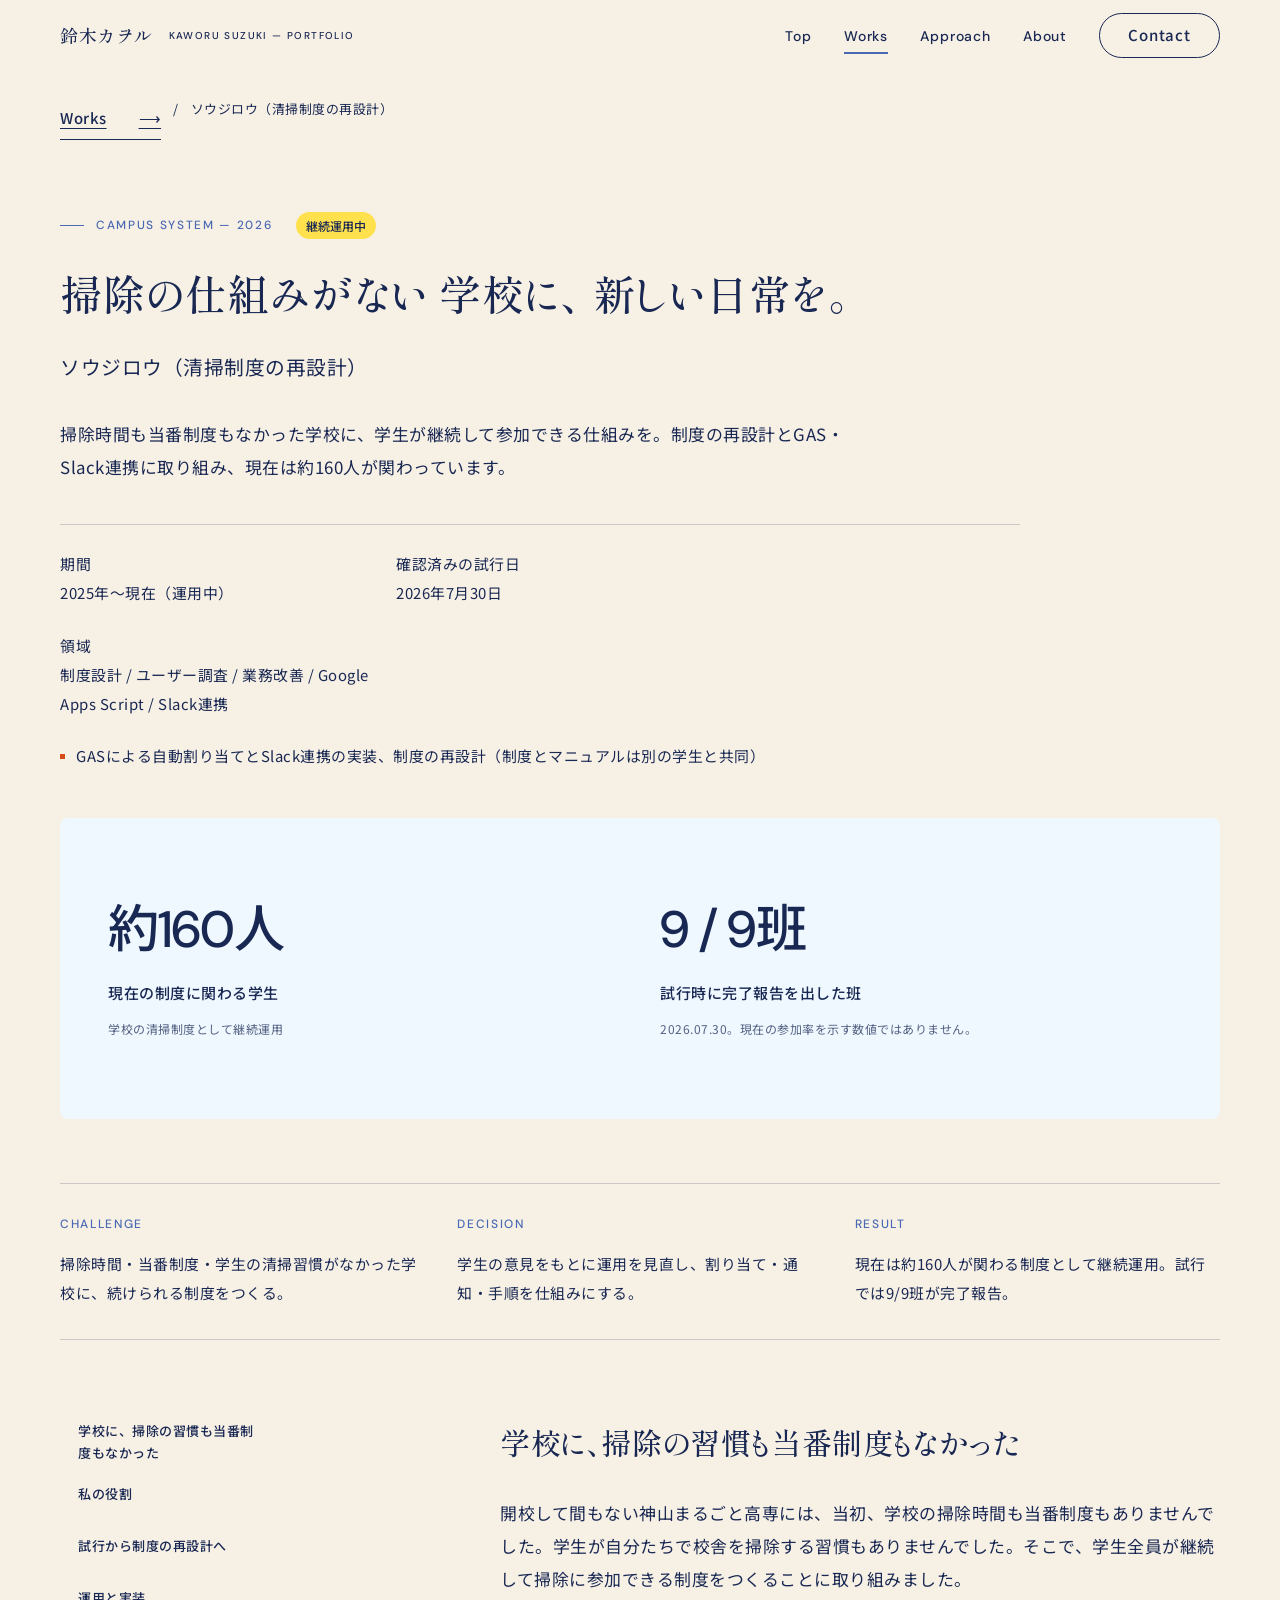
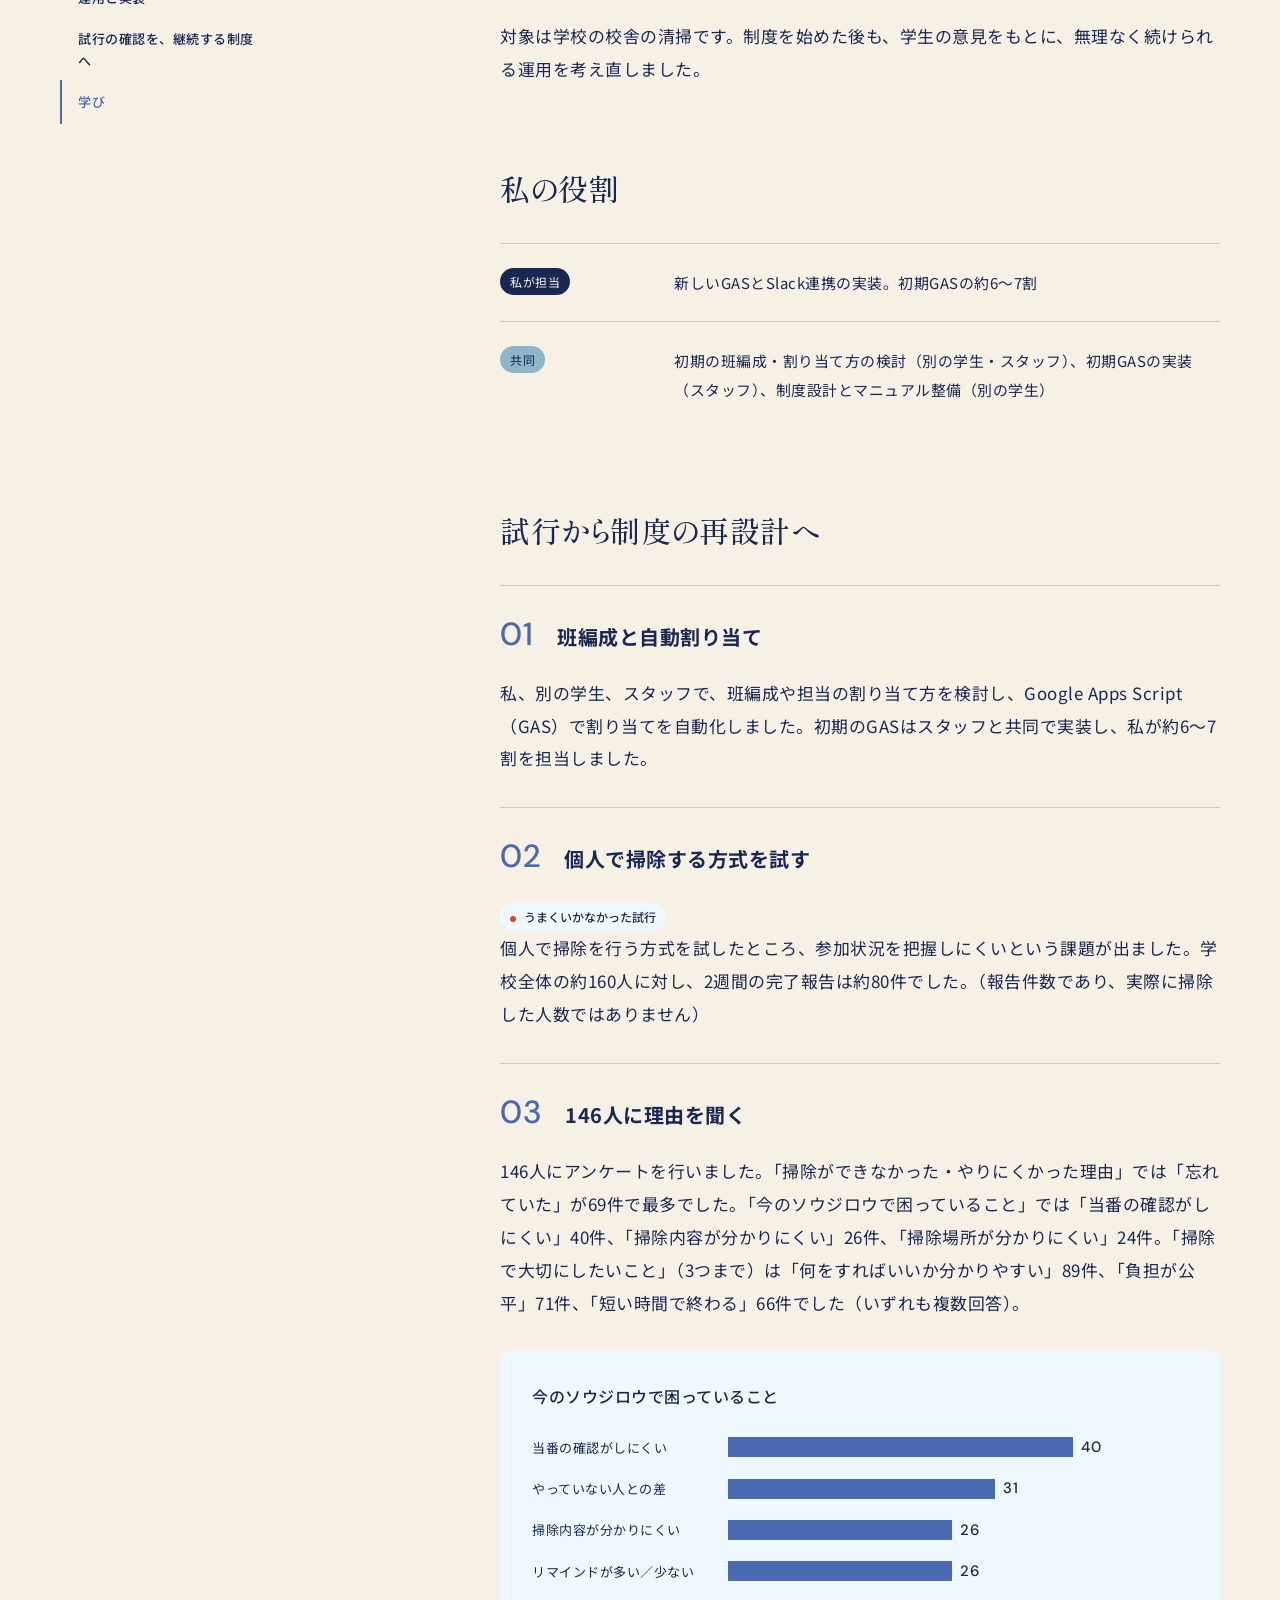
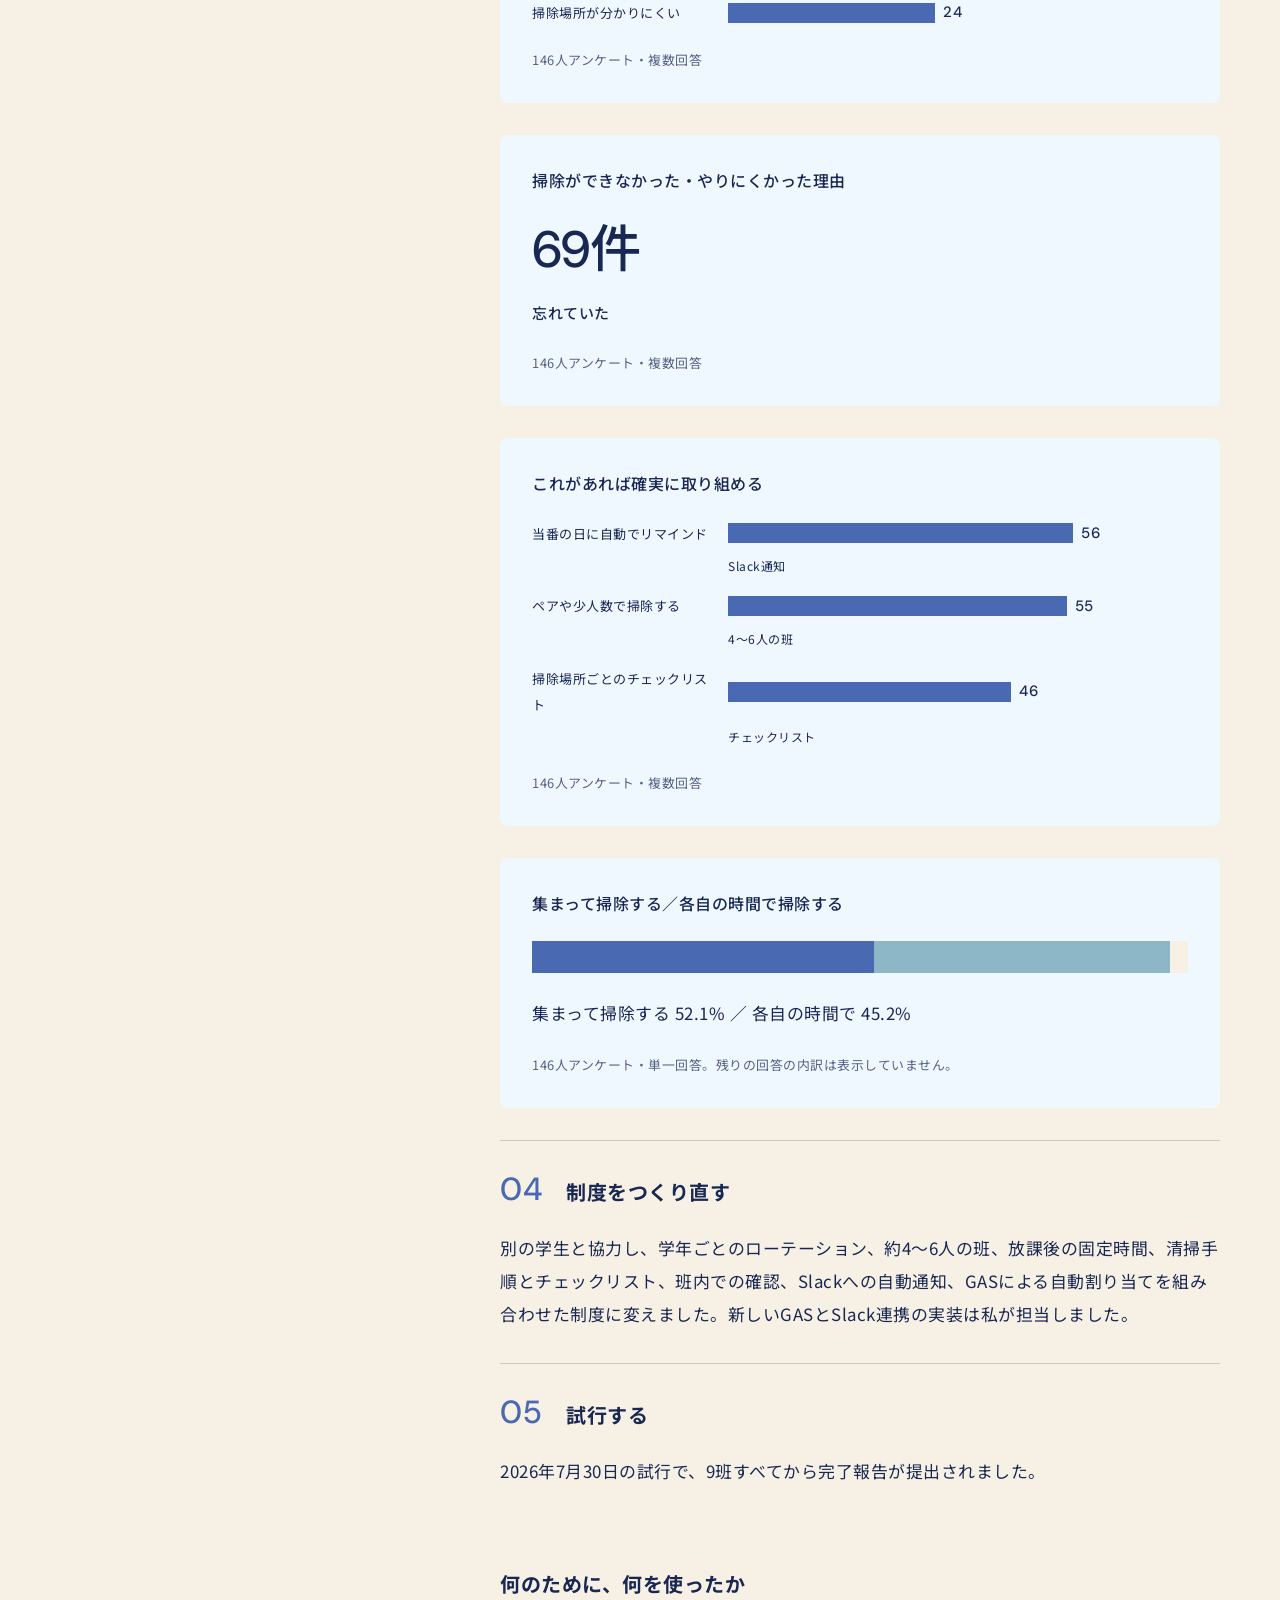
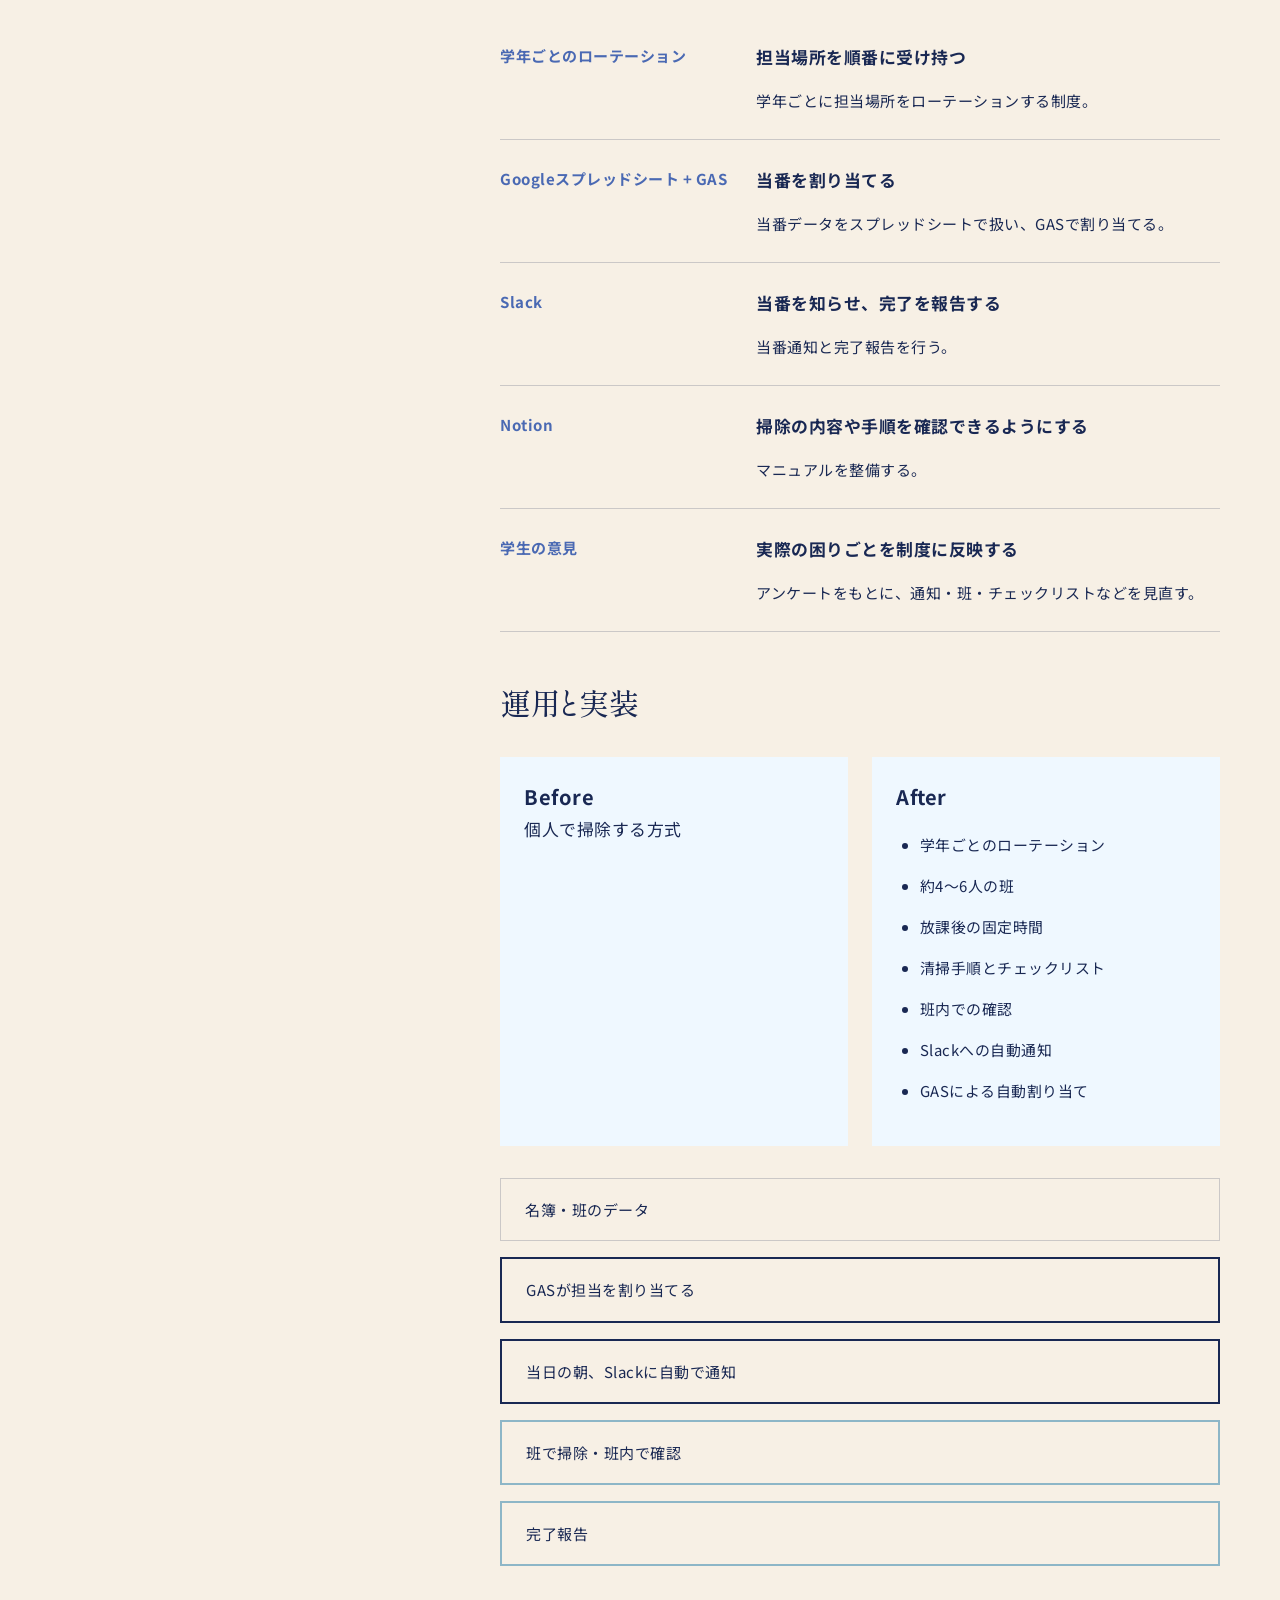
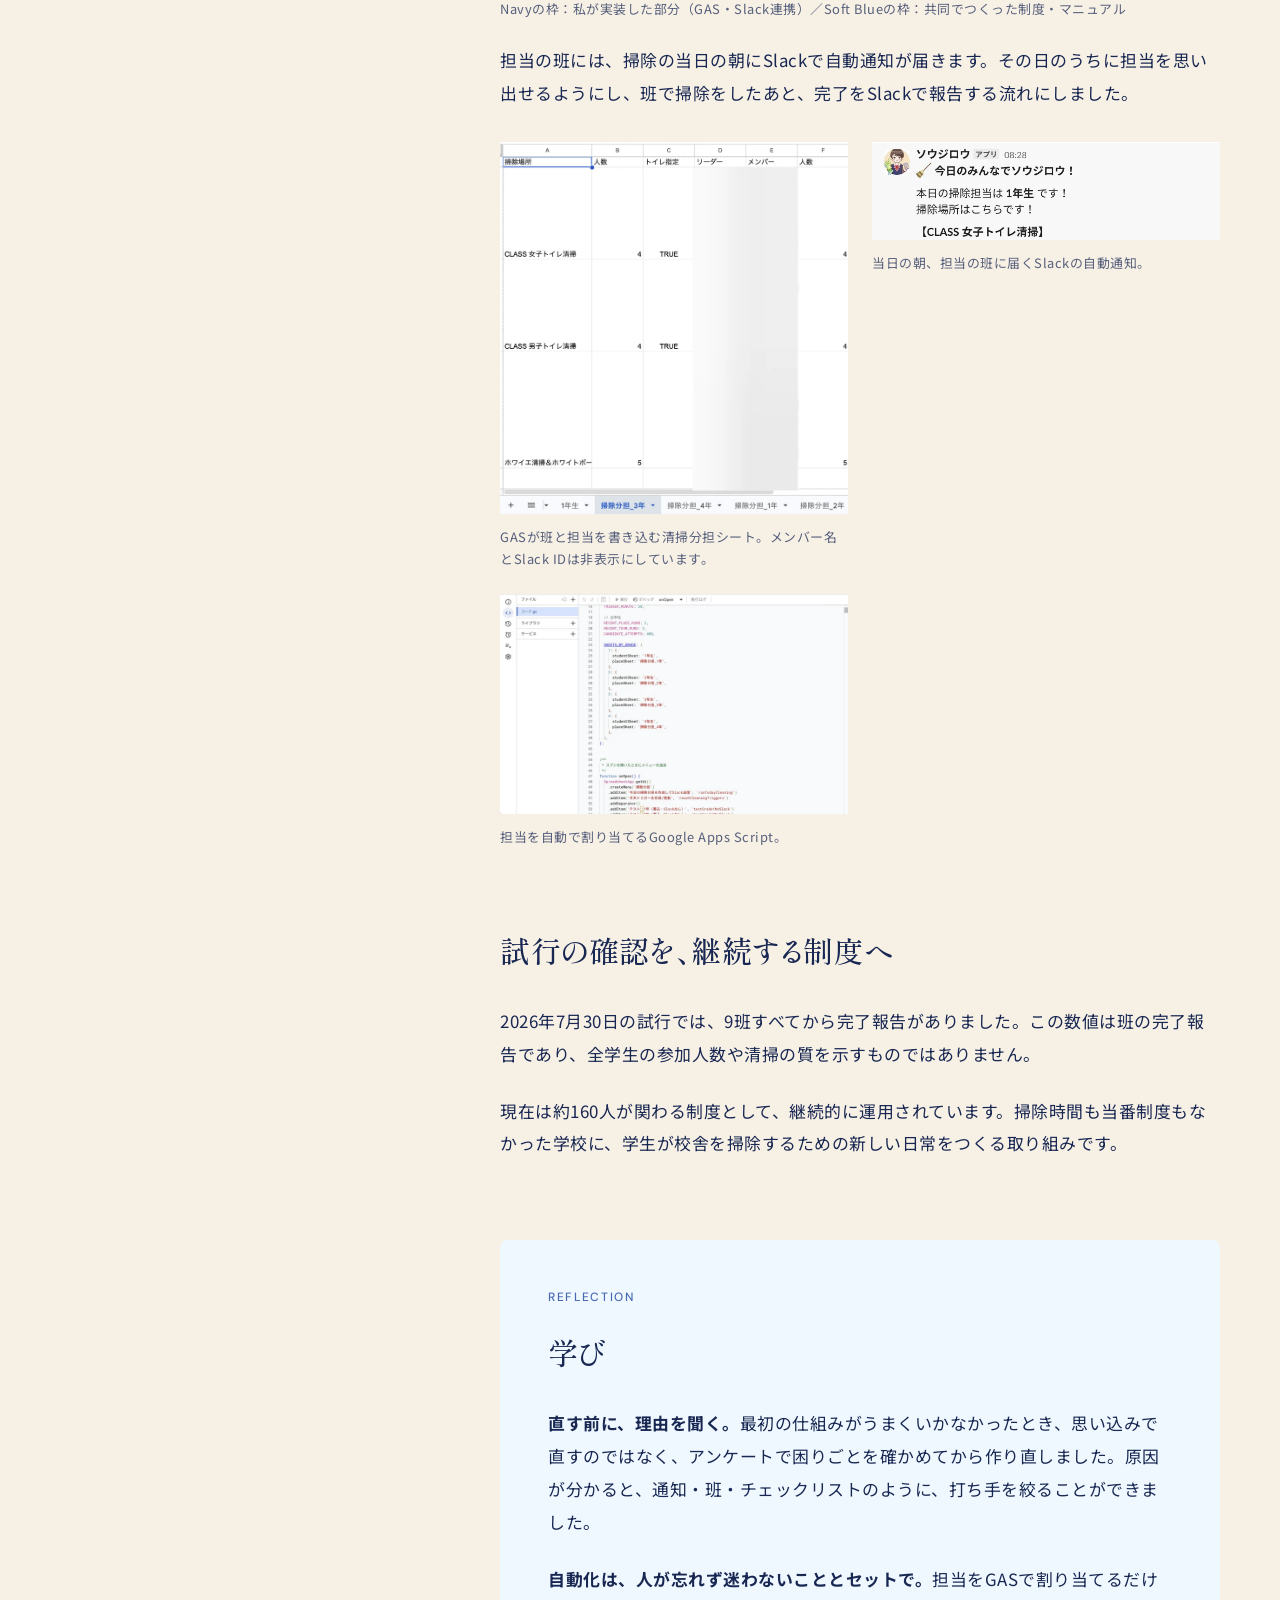
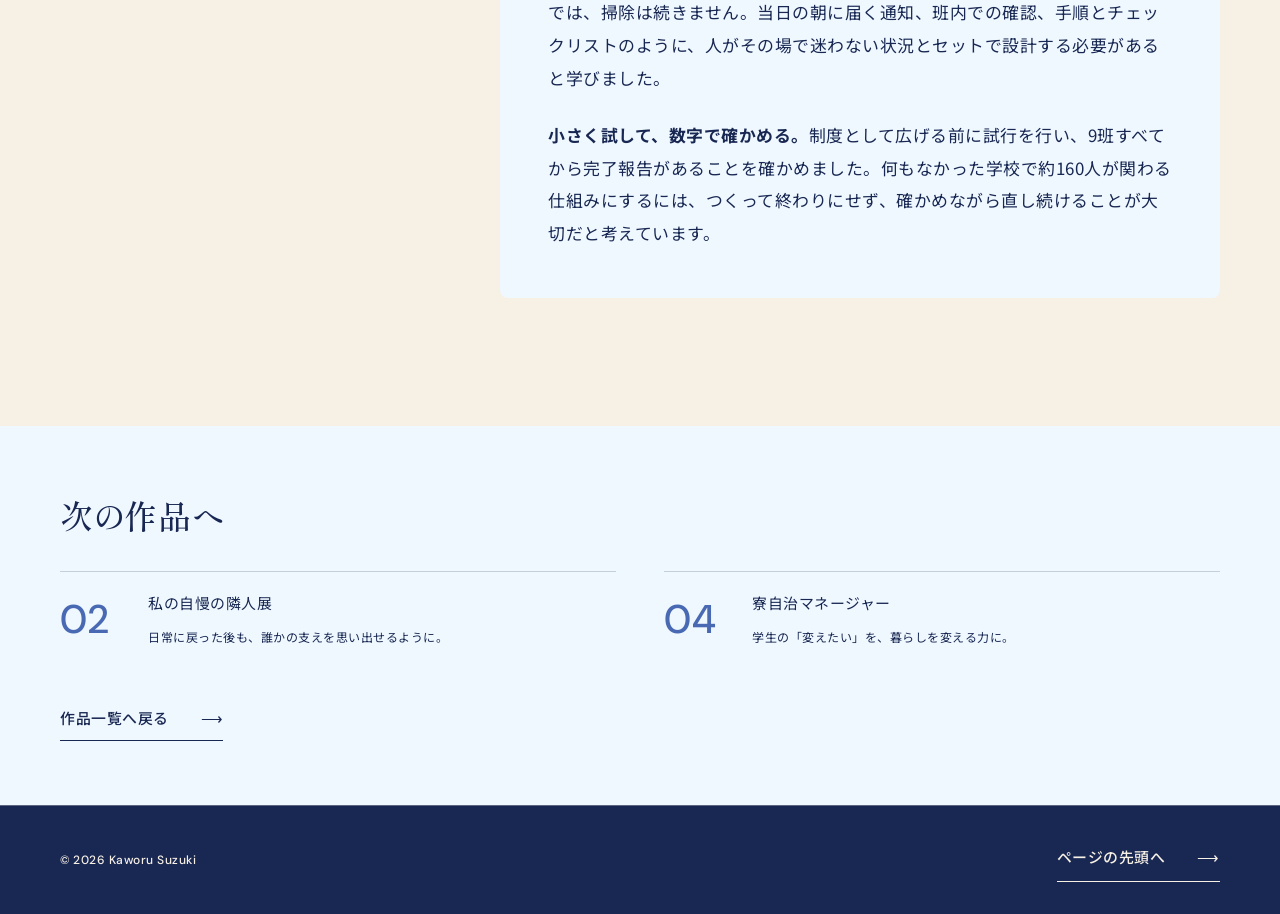
<file: works/soujirou.html>
<!DOCTYPE html>
<html lang="ja">
<head>
<meta charset="UTF-8">
<meta name="viewport" content="width=device-width, initial-scale=1">
<title>ソウジロウ（清掃制度の再設計）｜鈴木カヲル ポートフォリオ</title>
<meta name="description" content="掃除時間も当番制度もなかった学校に、学生が継続して参加できる仕組みを。制度の再設計とGAS・Slack連携に取り組み、現在は約160人が関わっています。">
<link rel="canonical" href="https://kmc2318.github.io/kmc2318_Portfolio/works/soujirou.html">
<meta property="og:type" content="website">
<meta property="og:locale" content="ja_JP">
<meta property="og:title" content="ソウジロウ（清掃制度の再設計）｜鈴木カヲル ポートフォリオ">
<meta property="og:description" content="掃除時間も当番制度もなかった学校に、学生が継続して参加できる仕組みを。制度の再設計とGAS・Slack連携に取り組み、現在は約160人が関わっています。">
<meta property="og:url" content="https://kmc2318.github.io/kmc2318_Portfolio/works/soujirou.html">
<meta property="og:image" content="https://kmc2318.github.io/kmc2318_Portfolio/assets/img/hero/blue-editorial-og.jpg">
<meta property="og:image:width" content="1200">
<meta property="og:image:height" content="630">
<meta name="twitter:card" content="summary_large_image">
<link rel="preconnect" href="https://fonts.googleapis.com">
<link rel="preconnect" href="https://fonts.gstatic.com" crossorigin>
<link rel="stylesheet" href="https://fonts.googleapis.com/css2?family=DM+Sans:wght@400..500&amp;family=Noto+Sans+JP:wght@400..700&amp;family=Shippori+Mincho:wght@400;500&amp;display=swap" media="print" onload="this.media=&#x27;all&#x27;">
<noscript>
<link rel="stylesheet" href="https://fonts.googleapis.com/css2?family=DM+Sans:wght@400..500&amp;family=Noto+Sans+JP:wght@400..700&amp;family=Shippori+Mincho:wght@400;500&amp;display=swap">
</noscript>
<link rel="stylesheet" href="../css/tokens.css">
<link rel="stylesheet" href="../css/base.css">
<link rel="stylesheet" href="../css/components.css">
<link rel="stylesheet" href="../css/pages.css">
<script defer src="../js/site.js">
</script>
<noscript>
<style>.editorial-detail .menu-toggle{display:none}@media(max-width:767px){.editorial-detail .site-header{height:auto;position:static}.editorial-detail .site-header .wrap{flex-wrap:wrap;padding-block:16px}.editorial-detail .site-nav{display:flex;gap:16px;flex-wrap:wrap}}</style>
</noscript>
</head>
<body id="top" class="editorial-detail case-page">
<a class="skip-link" href="#main">本文へスキップ</a>
<header class="site-header">
<div class="wrap">
<a class="logo brand" href="../index.html">
<b>鈴木カヲル</b>
<span class="label">Kaworu Suzuki — Portfolio</span>
</a>
<nav class="nav site-nav" aria-label="メインナビゲーション">
<a href="../index.html" data-nav="top">Top</a>
<a class="" href="../index.html#works">Works</a>
<a href="../index.html#approach" class="">Approach</a>
<a href="../index.html#about" class="">About</a>
<a class="btn btn--secondary btn--sm" href="../index.html#contact">Contact</a>
<span class="nav-indicator" aria-hidden="true">
</span>
</nav>
<button class="menu-btn menu-toggle" aria-label="メニューを開く" type="button" aria-expanded="false" aria-controls="mobile-menu">
<i>
</i>
</button>
</div>
</header>
<div class="mobile-menu dark" id="mobile-menu" role="dialog" aria-modal="true" aria-label="ナビゲーション" hidden>
<button class="mobile-close" type="button" aria-label="メニューを閉じる">×</button>
<nav>
<a href="../index.html">Top</a>
<a href="../index.html#works">Works</a>
<a href="../index.html#approach">Approach</a>
<a href="../index.html#about">About</a>
<a href="../index.html#contact">Contact</a>
</nav>
<a class="email" href="mailto:kmc2318@kamiyama.ac.jp">kmc2318@kamiyama.ac.jp</a>
</div>
<main id="main">
<div class="container">
<nav class="breadcrumb" aria-label="パンくず">
<a class="text-link" href="../index.html#works">Works <span aria-hidden="true">⟶</span>
</a>
<span aria-hidden="true">/</span>
<span>ソウジロウ（清掃制度の再設計）</span>
</nav>
<section class="case-hero">
<div class="work-meta">
<p class="eyebrow">CAMPUS SYSTEM — 2026</p>
<span class="status ">継続運用中</span>
</div>
<h1>
<span class="title-part">掃除の仕組みがない</span>
<span class="title-part">学校に、</span>
<span class="title-part">新しい日常を。</span>
</h1>
<p class="case-name">ソウジロウ（清掃制度の再設計）</p>
<div class="case-overview">
<p>掃除時間も当番制度もなかった学校に、学生が継続して参加できる仕組みを。制度の再設計とGAS・Slack連携に取り組み、現在は約160人が関わっています。</p>
</div>
<div class="case-meta">
<p>期間<br>2025年〜現在（運用中）</p>
<p>確認済みの試行日<br>2026年7月30日</p>
<p>領域<br>制度設計 / ユーザー調査 / 業務改善 / Google Apps Script / Slack連携</p>
<p class="role-line">GASによる自動割り当てとSlack連携の実装、制度の再設計（制度とマニュアルは別の学生と共同）</p>
</div>
<div class="case-visual">
<div class="case-data-panel">
<div class="detail-stats">
<div class="detail-stat">
<strong>約160人</strong>
<span>現在の制度に関わる学生</span>
<small>学校の清掃制度として継続運用</small>
</div>
<div class="detail-stat">
<strong>9 / 9班</strong>
<span>試行時に完了報告を出した班</span>
<small>2026.07.30。現在の参加率を示す数値ではありません。</small>
</div>
</div>
</div>
</div>
</section>
<div class="key-points">
<div>
<h2>CHALLENGE</h2>
<p>掃除時間・当番制度・学生の清掃習慣がなかった学校に、続けられる制度をつくる。</p>
</div>
<div>
<h2>DECISION</h2>
<p>学生の意見をもとに運用を見直し、割り当て・通知・手順を仕組みにする。</p>
</div>
<div>
<h2>RESULT</h2>
<p>現在は約160人が関わる制度として継続運用。試行では9/9班が完了報告。</p>
</div>
</div>
<div class="case-layout">
<nav class="case-toc" aria-label="このページの目次">
<a class="text-link" href="#context">学校に、掃除の習慣も当番制度もなかった <span aria-hidden="true">⟶</span>
</a>
<a class="text-link" href="#role">私の役割 <span aria-hidden="true">⟶</span>
</a>
<a class="text-link" href="#process">試行から制度の再設計へ <span aria-hidden="true">⟶</span>
</a>
<a class="text-link" href="#system">運用と実装 <span aria-hidden="true">⟶</span>
</a>
<a class="text-link" href="#results">試行の確認を、継続する制度へ <span aria-hidden="true">⟶</span>
</a>
<a class="text-link" href="#reflection">学び <span aria-hidden="true">⟶</span>
</a>
</nav>
<div class="case-body">
<section id="context">
<h2>学校に、掃除の習慣も当番制度もなかった</h2>
<p>開校して間もない神山まるごと高専には、当初、学校の掃除時間も当番制度もありませんでした。学生が自分たちで校舎を掃除する習慣もありませんでした。そこで、学生全員が継続して掃除に参加できる制度をつくることに取り組みました。</p>
<p>対象は学校の校舎の清掃です。制度を始めた後も、学生の意見をもとに、無理なく続けられる運用を考え直しました。</p>

</section>
<section id="role">
<h2>私の役割</h2>
<div class="role-matrix">
<div>
<span class="role-chip ">私が担当</span>
<p>新しいGASとSlack連携の実装。初期GASの約6〜7割</p>
</div>
<div>
<span class="role-chip role-chip--shared">共同</span>
<p>初期の班編成・割り当て方の検討（別の学生・スタッフ）、初期GASの実装（スタッフ）、制度設計とマニュアル整備（別の学生）</p>
</div>
</div>

</section>
<section id="process">
<h2>試行から制度の再設計へ</h2>
<div class="process-step">
<h3>
<span class="number">01</span>
<span>班編成と自動割り当て</span>
</h3>
<p>私、別の学生、スタッフで、班編成や担当の割り当て方を検討し、Google Apps Script（GAS）で割り当てを自動化しました。初期のGASはスタッフと共同で実装し、私が約6〜7割を担当しました。</p>
</div>
<div class="process-step">
<h3>
<span class="number">02</span>
<span>個人で掃除する方式を試す</span>
</h3>
<span class="status status--progress">うまくいかなかった試行</span>
<p>個人で掃除を行う方式を試したところ、参加状況を把握しにくいという課題が出ました。学校全体の約160人に対し、2週間の完了報告は約80件でした。（報告件数であり、実際に掃除した人数ではありません）</p>
</div>
<div class="process-step">
<h3>
<span class="number">03</span>
<span>146人に理由を聞く</span>
</h3>
<p>146人にアンケートを行いました。「掃除ができなかった・やりにくかった理由」では「忘れていた」が69件で最多でした。「今のソウジロウで困っていること」では「当番の確認がしにくい」40件、「掃除内容が分かりにくい」26件、「掃除場所が分かりにくい」24件。「掃除で大切にしたいこと」（3つまで）は「何をすればいいか分かりやすい」89件、「負担が公平」71件、「短い時間で終わる」66件でした（いずれも複数回答）。</p>
<figure class="detail-chart">
<figcaption>今のソウジロウで困っていること</figcaption>
<div aria-hidden="true">
<div class="detail-bar-row">
<span>当番の確認がしにくい</span>
<div>
<i style="width:75.0000%">
</i>
<b>40</b>
</div>
</div>
<div class="detail-bar-row">
<span>やっていない人との差</span>
<div>
<i style="width:58.1250%">
</i>
<b>31</b>
</div>
</div>
<div class="detail-bar-row">
<span>掃除内容が分かりにくい</span>
<div>
<i style="width:48.7500%">
</i>
<b>26</b>
</div>
</div>
<div class="detail-bar-row">
<span>リマインドが多い／少ない</span>
<div>
<i style="width:48.7500%">
</i>
<b>26</b>
</div>
</div>
<div class="detail-bar-row">
<span>掃除場所が分かりにくい</span>
<div>
<i style="width:45.0000%">
</i>
<b>24</b>
</div>
</div>
</div>
<p class="caption">146人アンケート・複数回答</p>
<div class="sr-only">
<table>
<caption>今のソウジロウで困っていること</caption>
<thead>
<tr>
<th scope="col">回答</th>
<th scope="col">件数</th>
</tr>
</thead>
<tbody>
<tr>
<th scope="row">当番の確認がしにくい</th>
<td>40</td>
</tr>
<tr>
<th scope="row">やっていない人との差</th>
<td>31</td>
</tr>
<tr>
<th scope="row">掃除内容が分かりにくい</th>
<td>26</td>
</tr>
<tr>
<th scope="row">リマインドが多い／少ない</th>
<td>26</td>
</tr>
<tr>
<th scope="row">掃除場所が分かりにくい</th>
<td>24</td>
</tr>
</tbody>
</table>
</div>
</figure>
<figure class="detail-chart">
<figcaption>掃除ができなかった・やりにくかった理由</figcaption>
<div class="detail-stat">
<strong>69件</strong>
<span>忘れていた</span>
<small>
</small>
</div>
<p class="caption">146人アンケート・複数回答</p>
</figure>
<figure class="detail-chart">
<figcaption>これがあれば確実に取り組める</figcaption>
<div aria-hidden="true">
<div class="detail-bar-row">
<span>当番の日に自動でリマインド</span>
<div>
<i style="width:75.0000%">
</i>
<b>56</b>
</div>
<small>Slack通知</small>
</div>
<div class="detail-bar-row">
<span>ペアや少人数で掃除する</span>
<div>
<i style="width:73.6607%">
</i>
<b>55</b>
</div>
<small>4〜6人の班</small>
</div>
<div class="detail-bar-row">
<span>掃除場所ごとのチェックリスト</span>
<div>
<i style="width:61.6071%">
</i>
<b>46</b>
</div>
<small>チェックリスト</small>
</div>
</div>
<p class="caption">146人アンケート・複数回答</p>
<div class="sr-only">
<table>
<caption>これがあれば確実に取り組める</caption>
<thead>
<tr>
<th scope="col">回答</th>
<th scope="col">件数</th>
</tr>
</thead>
<tbody>
<tr>
<th scope="row">当番の日に自動でリマインド</th>
<td>56</td>
</tr>
<tr>
<th scope="row">ペアや少人数で掃除する</th>
<td>55</td>
</tr>
<tr>
<th scope="row">掃除場所ごとのチェックリスト</th>
<td>46</td>
</tr>
</tbody>
</table>
</div>
</figure>
<figure class="detail-chart">
<figcaption>集まって掃除する／各自の時間で掃除する</figcaption>
<div class="preference-band" aria-hidden="true">
<span style="width:52.1%">
</span>
<span style="width:45.2%">
</span>
<span style="width:2.7%">
</span>
</div>
<p>集まって掃除する 52.1% ／ 各自の時間で 45.2%</p>
<p class="caption">146人アンケート・単一回答。残りの回答の内訳は表示していません。</p>
<div class="sr-only">
<table>
<caption>掃除時間の希望</caption>
<tbody>
<tr>
<th scope="row">集まって掃除する</th>
<td>52.1%</td>
</tr>
<tr>
<th scope="row">各自の時間で</th>
<td>45.2%</td>
</tr>
</tbody>
</table>
</div>
</figure>

</div>
<div class="process-step">
<h3>
<span class="number">04</span>
<span>制度をつくり直す</span>
</h3>
<p>別の学生と協力し、学年ごとのローテーション、約4〜6人の班、放課後の固定時間、清掃手順とチェックリスト、班内での確認、Slackへの自動通知、GASによる自動割り当てを組み合わせた制度に変えました。新しいGASとSlack連携の実装は私が担当しました。</p>
</div>
<div class="process-step">
<h3>
<span class="number">05</span>
<span>試行する</span>
</h3>
<p>2026年7月30日の試行で、9班すべてから完了報告が提出されました。</p>
</div>
</section>
<section id="system">
<div class="tool-purpose">
<h3>何のために、何を使ったか</h3>
<dl>
<div>
<dt>学年ごとのローテーション</dt>
<dd>
<strong>担当場所を順番に受け持つ</strong>
<p>学年ごとに担当場所をローテーションする制度。</p>
</dd>
</div>
<div>
<dt>Googleスプレッドシート + GAS</dt>
<dd>
<strong>当番を割り当てる</strong>
<p>当番データをスプレッドシートで扱い、GASで割り当てる。</p>
</dd>
</div>
<div>
<dt>Slack</dt>
<dd>
<strong>当番を知らせ、完了を報告する</strong>
<p>当番通知と完了報告を行う。</p>
</dd>
</div>
<div>
<dt>Notion</dt>
<dd>
<strong>掃除の内容や手順を確認できるようにする</strong>
<p>マニュアルを整備する。</p>
</dd>
</div>
<div>
<dt>学生の意見</dt>
<dd>
<strong>実際の困りごとを制度に反映する</strong>
<p>アンケートをもとに、通知・班・チェックリストなどを見直す。</p>
</dd>
</div>
</dl>
</div>
<h2>運用と実装</h2>
<div class="operation-comparison">
<div>
<h3>Before</h3>
<p>個人で掃除する方式</p>

</div>
<div>
<h3>After</h3>
<ul>
<li>学年ごとのローテーション</li>
<li>約4〜6人の班</li>
<li>放課後の固定時間</li>
<li>清掃手順とチェックリスト</li>
<li>班内での確認</li>
<li>Slackへの自動通知</li>
<li>GASによる自動割り当て</li>
</ul>
</div>
</div>
<div class="system-flow">
<div>名簿・班のデータ</div>
<div class="owned">GASが担当を割り当てる</div>
<div class="owned">当日の朝、Slackに自動で通知</div>
<div class="shared">班で掃除・班内で確認</div>
<div class="shared">完了報告</div>
</div>
<p class="caption">Navyの枠：私が実装した部分（GAS・Slack連携）／Soft Blueの枠：共同でつくった制度・マニュアル</p>
<p>担当の班には、掃除の当日の朝にSlackで自動通知が届きます。その日のうちに担当を思い出せるようにし、班で掃除をしたあと、完了をSlackで報告する流れにしました。</p>
<div class="photo-grid">
<figure class="detail-photo ">
<button class="photo-button" data-lightbox type="button" aria-label="清掃分担シートを拡大">
<picture>
<source type="image/webp" srcset="../assets/img/soujirou/detail-soujirou-sheet-800.webp 800w, ../assets/img/soujirou/detail-soujirou-sheet-1368.webp 1368w" sizes="(max-width:767px) 100vw, 800px">
<img src="../assets/img/soujirou/detail-soujirou-sheet-1368.jpg" srcset="../assets/img/soujirou/detail-soujirou-sheet-800.jpg 800w, ../assets/img/soujirou/detail-soujirou-sheet-1368.jpg 1368w" sizes="(max-width:767px) 100vw, 800px" data-full="../assets/img/soujirou/detail-soujirou-sheet-1368.webp" width="1368" height="1462" alt="清掃分担シート" decoding="async" loading="lazy">
</picture>
</button>
<figcaption>GASが班と担当を書き込む清掃分担シート。メンバー名とSlack IDは非表示にしています。</figcaption>
</figure>
<figure class="detail-photo ">
<button class="photo-button" data-lightbox type="button" aria-label="Slackへの自動投稿画面を拡大">
<picture>
<source type="image/webp" srcset="../assets/img/soujirou/detail-soujirou-slack-670.webp 670w" sizes="(max-width:767px) 100vw, 800px">
<img src="../assets/img/soujirou/detail-soujirou-slack-670.jpg" srcset="../assets/img/soujirou/detail-soujirou-slack-670.jpg 670w" sizes="(max-width:767px) 100vw, 800px" data-full="../assets/img/soujirou/detail-soujirou-slack-670.webp" width="670" height="188" alt="Slackへの自動投稿画面" decoding="async" loading="lazy">
</picture>
</button>
<figcaption>当日の朝、担当の班に届くSlackの自動通知。</figcaption>
</figure>
<figure class="detail-photo ">
<button class="photo-button" data-lightbox type="button" aria-label="Google Apps Scriptの画面を拡大">
<picture>
<source type="image/webp" srcset="../assets/img/soujirou/detail-soujirou-gas-800.webp 800w, ../assets/img/soujirou/detail-soujirou-gas-1600.webp 1599w" sizes="(max-width:767px) 100vw, 800px">
<img src="../assets/img/soujirou/detail-soujirou-gas-1600.jpg" srcset="../assets/img/soujirou/detail-soujirou-gas-800.jpg 800w, ../assets/img/soujirou/detail-soujirou-gas-1600.jpg 1599w" sizes="(max-width:767px) 100vw, 800px" data-full="../assets/img/soujirou/detail-soujirou-gas-1600.webp" width="1599" height="1011" alt="Google Apps Scriptの画面" decoding="async" loading="lazy">
</picture>
</button>
<figcaption>担当を自動で割り当てるGoogle Apps Script。</figcaption>
</figure>
</div>
</section>
<section id="results">
<h2>試行の確認を、継続する制度へ</h2>
<p>2026年7月30日の試行では、9班すべてから完了報告がありました。この数値は班の完了報告であり、全学生の参加人数や清掃の質を示すものではありません。</p>
<p>現在は約160人が関わる制度として、継続的に運用されています。掃除時間も当番制度もなかった学校に、学生が校舎を掃除するための新しい日常をつくる取り組みです。</p>

</section>
<section id="reflection">
<h2>学び</h2>

<p><strong>直す前に、理由を聞く。</strong>最初の仕組みがうまくいかなかったとき、思い込みで直すのではなく、アンケートで困りごとを確かめてから作り直しました。原因が分かると、通知・班・チェックリストのように、打ち手を絞ることができました。</p>
<p><strong>自動化は、人が忘れず迷わないこととセットで。</strong>担当をGASで割り当てるだけでは、掃除は続きません。当日の朝に届く通知、班内での確認、手順とチェックリストのように、人がその場で迷わない状況とセットで設計する必要があると学びました。</p>
<p><strong>小さく試して、数字で確かめる。</strong>制度として広げる前に試行を行い、9班すべてから完了報告があることを確かめました。何もなかった学校で約160人が関わる仕組みにするには、つくって終わりにせず、確かめながら直し続けることが大切だと考えています。</p>
</section>
</div>
</div>
</div>
<section class="next-works">
<div class="container">
<h2>次の作品へ</h2>
<div class="next-grid">
<a href="neighbors-exhibition.html">
<span class="next-number">02</span>
<span>私の自慢の隣人展<small>日常に戻った後も、誰かの支えを思い出せるように。</small>
</span>
</a>
<a href="dorm.html">
<span class="next-number">04</span>
<span>寮自治マネージャー<small>学生の「変えたい」を、暮らしを変える力に。</small>
</span>
</a>
</div>
<a class="text-link" href="../index.html#works">作品一覧へ戻る <span aria-hidden="true">⟶</span>
</a>
</div>
</section>
</main>
<footer class="site-footer dark">
<div class="container">
<span>© 2026 Kaworu Suzuki</span>
<a class="text-link" href="#top">ページの先頭へ <span aria-hidden="true">⟶</span>
</a>
</div>
</footer>
<dialog class="lightbox" aria-label="画像を拡大表示">
<button class="lightbox-close" type="button" aria-label="閉じる">×</button>
<img src="../assets/img/hero/hero-approved-800.webp" alt="" width="800" height="533" loading="lazy">
<div class="lightbox-controls">
<button type="button" data-lightbox-prev aria-label="前の画像">←</button>
<p class="caption" aria-live="polite">
</p>
<button type="button" data-lightbox-next aria-label="次の画像">→</button>
</div>
</dialog>
</body>
</html>
</file>
<file: css/tokens.css>
:root {
 --c-navy:#192853;--c-blue:#4A69B3;--c-soft:#8DB6C7;--c-cream:#F7F0E5;--c-alice:#EFF8FF;--c-yellow:#FFE14E;--c-tangelo:#D54C15;--c-white:#FFFFFF;
 --c-navy-72:rgba(25,40,83,.72);--c-navy-20:rgba(25,40,83,.20);--c-navy-10:rgba(25,40,83,.10);--c-cream-72:rgba(247,240,229,.72);--c-cream-30:rgba(247,240,229,.30);
 --f-display:'Shippori Mincho','Hiragino Mincho ProN','Yu Mincho',serif;--f-body:'Noto Sans JP','Hiragino Sans','Yu Gothic',sans-serif;--f-en:'DM Sans','Noto Sans JP',sans-serif;
 --t-display-xl:clamp(36px,2.95vw + 24.5px,68px);--t-display-en:clamp(48px,3.81vw + 33.1px,88px);--t-heading-l:clamp(30px,1.33vw + 24.8px,44px);--t-heading-m:clamp(25px,.86vw + 21.7px,34px);--t-heading-s:clamp(18px,.19vw + 17.3px,20px);--t-lead:clamp(16px,.19vw + 15.3px,18px);--t-body:clamp(16px,.1vw + 15.6px,17px);--t-body-s:clamp(14px,.1vw + 13.6px,15px);--t-caption:clamp(12px,.1vw + 11.6px,13px);--t-label:clamp(11px,.1vw + 10.6px,12px);--t-number-xl:clamp(56px,3.05vw + 44.1px,88px);--t-number-m:clamp(32px,.76vw + 29px,40px);
 --s-1:4px;--s-2:8px;--s-3:12px;--s-4:16px;--s-5:24px;--s-6:32px;--s-7:40px;--s-8:48px;--s-9:64px;--s-10:80px;--s-11:96px;--s-12:128px;
 --container:1160px;--gutter:24px;--pad-x:56px;--measure:720px;--section-y:128px;--header-h:72px;--r-panel:8px;--r-input:4px;--r-pill:999px;--ease:cubic-bezier(.2,.7,.2,1);--d-fast:200ms;--d-base:600ms;
}
@media(max-width:1023px){:root{--pad-x:40px;--gutter:20px;--section-y:104px}}
@media(max-width:767px){:root{--pad-x:20px;--gutter:16px;--section-y:72px;--header-h:60px}}
</file>
<file: css/base.css>
*{box-sizing:border-box}html{scroll-behavior:smooth;scroll-padding-top:calc(var(--header-h) + 24px)}body{margin:0;background:var(--c-cream);color:var(--c-navy);font-family:var(--f-body);font-size:var(--t-body);line-height:1.95;letter-spacing:.03em}body.menu-open{overflow:hidden}a{color:inherit;text-decoration:none}button,input,textarea{font:inherit}button,a,input,textarea{-webkit-tap-highlight-color:transparent}button{cursor:pointer}img{max-width:100%;height:auto;display:block}figure{margin:0}h1,h2,h3,h4,p{margin:0}h1,h2,h3{font-weight:500}h1,h2,.display{font-family:var(--f-display);font-feature-settings:'palt';letter-spacing:.02em;word-break:keep-all;overflow-wrap:anywhere}h1{font-size:var(--t-heading-l);line-height:1.45}h2{font-size:var(--t-heading-m);line-height:1.5}h3{font-size:var(--t-heading-s);line-height:1.6;font-weight:700}p+p{margin-top:24px}ul,ol{padding-left:1.4em}li+li{margin-top:12px}::selection{background:var(--c-yellow);color:var(--c-navy)}:focus-visible{outline:3px solid var(--c-blue);outline-offset:3px}.dark :focus-visible{outline-color:var(--c-yellow)}[hidden]{display:none!important}.container{width:min(var(--container),calc(100% - var(--pad-x)*2));margin-inline:auto}.section{padding-block:var(--section-y)}.dark{background:var(--c-navy);color:var(--c-cream)}.dark .eyebrow{color:var(--c-soft)}.dark .eyebrow:before{background:var(--c-soft)}.dark .muted,.dark figcaption{color:var(--c-cream-72)}.muted,figcaption,.caption{color:var(--c-navy-72);font-size:var(--t-caption);line-height:1.7}figcaption{margin-top:12px}.measure{max-width:var(--measure)}.sr-only{position:absolute;width:1px;height:1px;padding:0;margin:-1px;overflow:hidden;clip-path:inset(50%);white-space:nowrap;border:0}.skip-link{position:fixed;top:8px;left:20px;transform:translateY(-150%);z-index:200;background:var(--c-yellow);padding:8px 24px}.skip-link:focus{transform:none}.anchor-alias{display:block;scroll-margin-top:96px}.flow,.grid-two{display:grid;grid-template-columns:repeat(2,minmax(0,1fr));gap:48px}.no-js-message{padding:24px}.body-small{font-size:var(--t-body-s);line-height:1.85}.sp-only{display:none}
@media(max-width:767px){.grid-two,.flow{grid-template-columns:1fr;gap:32px}.sp-only{display:block}.bleed{width:100vw;max-width:none;margin-left:calc(-1 * var(--pad-x))}h1,h2,h3{overflow-wrap:anywhere}}
@media(prefers-reduced-motion:reduce){html{scroll-behavior:auto!important}*,*:before,*:after{animation:none!important;transition:none!important;scroll-behavior:auto!important}}
.skip-link{visibility:hidden}.skip-link:focus{visibility:visible}

/* BLUE EDITORIAL handoff Phase 1 */
.home *{box-sizing:border-box;margin:0;padding:0}
body.home{background:var(--c-cream);color:var(--c-navy);font:400 var(--t-body)/1.95 var(--f-body);letter-spacing:.03em;-webkit-font-smoothing:antialiased}
.home img{display:block;max-width:100%}
.home a{color:inherit;text-decoration:none}
.home .wrap{max-width:calc(var(--container) + var(--pad-x)*2);margin:0 auto;padding:0 var(--pad-x)}
.home .grid{display:grid;grid-template-columns:repeat(12,1fr);column-gap:var(--gutter)}
.home .label{font:500 var(--t-label)/1.4 var(--f-en);letter-spacing:.14em;text-transform:uppercase}
.home .eyebrow{display:flex;align-items:center;gap:12px;color:var(--c-blue)}
.home .eyebrow::before{content:"";width:24px;height:1.5px;background:currentColor}
.home .display-en{font:400 var(--t-display-en)/1 var(--f-display);letter-spacing:-.01em}
.home .h-l{font:500 var(--t-heading-l)/1.45 var(--f-display);letter-spacing:.02em;font-feature-settings:"palt"}
.home .h-m{font:500 var(--t-heading-m)/1.5 var(--f-display);letter-spacing:.02em;font-feature-settings:"palt";word-break:keep-all;overflow-wrap:anywhere}
.home .h-s{font:700 var(--t-heading-s)/1.6 var(--f-body)}
.home .lead{font-size:var(--t-lead);line-height:2}
.home .body-s{font-size:var(--t-body-s);line-height:1.85;letter-spacing:.02em}
.home .caption{font-size:var(--t-caption);line-height:1.7;color:var(--c-navy-72)}
.home .mark{background:linear-gradient(transparent 60%,var(--c-yellow) 60%)}
</file>
<file: css/components.css>
.site-header{height:var(--header-h);background:var(--c-cream);position:sticky;top:0;z-index:50;border-bottom:1px solid transparent}.site-header.is-scrolled{border-color:var(--c-navy-10)}.header-inner{height:100%;display:flex;align-items:center;justify-content:space-between;gap:24px}.brand{display:flex;align-items:center;gap:16px;min-height:44px}.brand strong{font-family:var(--f-display);font-weight:500;font-size:18px;white-space:nowrap}.brand small{font-family:var(--f-en);font-size:10px;letter-spacing:.14em;text-transform:uppercase}.site-nav{display:flex;align-items:center;gap:32px;position:relative;font:500 14px/1 var(--f-en);letter-spacing:.06em}.site-nav a{min-height:44px;display:flex;align-items:center}.nav-contact{border:1px solid var(--c-navy);border-radius:999px;padding:0 24px}.nav-indicator{position:absolute;left:0;bottom:4px;height:2px;background:var(--c-blue);width:0;pointer-events:none;transition:width .2s,transform .2s}.menu-toggle{display:none;width:44px;height:44px;border:0;background:none;color:var(--c-navy);z-index:101}.menu-toggle span{display:block;width:24px;height:1px;margin:7px auto;background:currentColor;transition:transform .2s}.menu-toggle[aria-expanded=true]{color:var(--c-cream)}.menu-toggle[aria-expanded=true] span:first-child{transform:translateY(4px) rotate(45deg)}.menu-toggle[aria-expanded=true] span:last-child{transform:translateY(-4px) rotate(-45deg)}.mobile-menu{position:fixed;inset:0;background:var(--c-navy);color:var(--c-cream);padding:104px 32px 40px;z-index:100}.mobile-menu nav{display:flex;flex-direction:column;gap:24px}.mobile-menu nav a{font:32px/1.5 var(--f-display);min-height:44px}.mobile-menu .email{display:inline-block;margin-top:64px;font-size:16px}.eyebrow{display:flex;align-items:center;gap:12px;font:500 var(--t-label)/1.4 var(--f-en);letter-spacing:.14em;text-transform:uppercase;color:var(--c-blue);margin-bottom:24px}.eyebrow:before{content:'';width:24px;height:1.5px;background:var(--c-blue);flex:none}.label{font:500 var(--t-label)/1.4 var(--f-en);letter-spacing:.14em;text-transform:uppercase}.section-head{margin-bottom:64px}.section-head .display-en{font:400 var(--t-display-en)/1 var(--f-display);letter-spacing:-.01em;margin-bottom:24px}.section-head h2+p{margin-top:24px;max-width:640px}.section-head .subtitle{font:500 var(--t-heading-m)/1.5 var(--f-display)}.btn{display:inline-flex;align-items:center;justify-content:center;gap:24px;min-height:48px;padding:10px 28px;border-radius:999px;border:1.5px solid transparent;font:500 15px/1.5 var(--f-body);transition:background .2s,color .2s}.btn--primary{background:var(--c-navy);color:var(--c-cream)}.btn--primary:hover{background:var(--c-blue);color:var(--c-white)}.btn--secondary{border-color:currentColor}.btn--secondary:hover{background:var(--c-navy);color:var(--c-cream)}.btn--accent{background:var(--c-yellow);color:var(--c-navy)}.text-link{display:inline-flex;align-items:center;gap:32px;min-height:44px;border-bottom:1px solid currentColor;font-size:var(--t-body-s);font-weight:500;line-height:1.6}.text-link:hover{border-color:var(--c-blue)}.arrow{display:inline-block;transition:transform .2s}.text-link:hover .arrow,.btn:hover .arrow{transform:translateX(6px)}.dark .arrow{color:var(--c-yellow)}.tag,.status,.role-chip{display:inline-block;font-size:12px;line-height:1.6;border-radius:999px;padding:4px 10px}.tag{border:1px solid var(--c-navy-20)}.tags{display:flex;flex-wrap:wrap;gap:8px;margin:24px 0}.dark .tag{border-color:var(--c-cream-30)}.status{background:var(--c-yellow);color:var(--c-navy);font-weight:500;letter-spacing:0}.status--progress,.status--prototype{background:var(--c-alice);color:var(--c-navy)}.status--progress:before{content:'';display:inline-block;width:6px;height:6px;border-radius:50%;background:var(--c-tangelo);margin-right:8px}.dark .status--progress{background:rgba(239,248,255,.12);color:var(--c-cream)}.role-line{position:relative;padding-left:16px;font-size:var(--t-body-s);line-height:1.85;margin:24px 0}.role-line:before{content:'';position:absolute;width:5px;height:5px;left:0;top:.8em;background:var(--c-tangelo)}.work-number{font:500 var(--t-number-xl)/1 var(--f-en);letter-spacing:-.02em}.stat strong{font:500 var(--t-number-xl)/1.2 var(--f-en);letter-spacing:-.02em;position:relative;isolation:isolate;display:inline-block}.stat strong:after{content:'';position:absolute;bottom:8px;left:0;right:0;height:12px;background:var(--c-yellow);z-index:-1}.stat .caption{display:block;margin-top:16px;max-width:330px}.stat-label{display:block;font-size:var(--t-body-s);margin-bottom:12px}.stats{display:grid;grid-template-columns:1.5fr 1fr;gap:32px;margin:32px 0}.stats--compact .stat strong{font-size:40px}.image-link,.photo{display:block;overflow:hidden}.image-link img{width:100%;object-fit:cover;transition:transform .6s var(--ease)}.image-link:hover img{transform:scale(1.03)}.photo-button{display:block;background:none;border:0;padding:0;width:100%;cursor:zoom-in}.photo-button img{width:100%;object-fit:cover}.role-matrix{margin-top:32px}.role-matrix>div{display:grid;grid-template-columns:150px 1fr;gap:24px;padding:24px 0;border-top:1px solid var(--c-navy-20);font-size:var(--t-body-s)}.role-chip{align-self:start;justify-self:start;background:var(--c-navy);color:var(--c-cream)}.role-chip--shared{background:var(--c-soft);color:var(--c-navy)}.role-chip--others{background:none;color:var(--c-navy);border:1px solid var(--c-navy)}.bar-chart{background:var(--c-alice);padding:32px;border-radius:8px}.bar-chart figcaption{color:var(--c-navy);font-size:var(--t-body-s);margin:0 0 24px}.bar-row{display:grid;grid-template-columns:150px 1fr;gap:16px;margin-top:16px;font-size:13px;align-items:center}.bar-track{display:flex;align-items:center;gap:8px}.bar{height:20px;background:var(--c-blue);width:calc(var(--v)/69*80%)}.bar-row b{font-family:var(--f-en)}.chart-note{margin-top:24px}.timeline{display:grid;grid-template-columns:repeat(3,1fr);gap:24px;margin-top:40px}.timeline>div{border-top:1px solid var(--c-navy-20);padding-top:24px;position:relative}.timeline>div:before{content:'';position:absolute;width:10px;height:10px;background:var(--c-soft);border-radius:50%;top:-5px;left:0}.timeline>div:last-child:before{background:var(--c-yellow)}.timeline strong{font:500 32px/1 var(--f-en);display:block;margin-bottom:16px}.timeline p{font-size:var(--t-body-s)}.lightbox{width:min(1400px,96vw);max-width:none;padding:64px 24px 24px;border:0;background:var(--c-cream);color:var(--c-navy)}.lightbox::backdrop{background:rgba(25,40,83,.92)}.lightbox img{max-height:76vh;margin:auto;object-fit:contain}.lightbox-close{position:absolute;right:12px;top:8px;width:44px;height:44px;background:none;border:0;font-size:28px}.lightbox-controls{display:flex;align-items:center;justify-content:space-between;gap:24px;margin-top:16px}.lightbox-controls button{min-width:44px;min-height:44px;border:1px solid var(--c-navy);background:none;color:inherit}.site-footer{padding:32px 0;border-top:1px solid var(--c-cream-30);font:13px/1.7 var(--f-en)}.site-footer .container{display:flex;justify-content:space-between;align-items:center}.site-footer a{display:inline-flex;min-height:44px;align-items:center}.empty-state{padding-block:128px}.empty-state .text-link{margin-top:32px}
@media(max-width:1023px){.brand small{display:none}.site-nav{gap:24px}.section-head{margin-bottom:48px}}
@media(max-width:767px){.site-nav{display:none}.menu-toggle{display:block}.section-head{margin-bottom:40px}.section-head .display-en{font-size:48px}.stats{grid-template-columns:1fr;gap:32px}.role-matrix>div{grid-template-columns:1fr;gap:16px}.timeline{grid-template-columns:1fr;gap:32px}.bar-chart{padding:24px}.bar-row{grid-template-columns:1fr;gap:8px}.site-footer .container{gap:24px}.brand strong{font-size:18px}.timeline strong{font-size:32px}}
.mobile-close{position:absolute;right:20px;top:8px;width:44px;height:44px;border:0;background:none;color:var(--c-cream);font-size:32px;line-height:1}.js [data-reveal]{opacity:0;transform:translateY(16px);transition:opacity 600ms var(--ease) var(--reveal-delay,0ms),transform 600ms var(--ease) var(--reveal-delay,0ms)}.js [data-reveal].is-revealed{opacity:1;transform:none}
@media(prefers-reduced-motion:reduce){.js [data-reveal]{opacity:1;transform:none}}

/* BLUE EDITORIAL handoff Phase 1 */
.home .site-header{position:sticky;top:0;z-index:10;height:var(--header-h);background:var(--c-cream);border-bottom:1px solid var(--c-navy-10)}
.home .site-header .wrap{height:100%;display:flex;align-items:center;justify-content:space-between}
.home .logo{display:flex;align-items:baseline;gap:14px}
.home .logo b{font:500 18px var(--f-display);letter-spacing:.04em}
.home .logo span{color:var(--c-navy-72)}
.home .nav{display:flex;align-items:center;gap:32px;font:500 14px var(--f-en);letter-spacing:.06em}
.home .nav a.cur{box-shadow:inset 0 -2px 0 var(--c-blue);padding-bottom:4px}
.home .btn{display:inline-flex;align-items:center;gap:10px;height:48px;padding:0 28px;border-radius:999px;font:500 15px var(--f-body);letter-spacing:.04em}
.home .btn--sm{height:40px;padding:0 20px;font-size:14px}
.home .btn--primary{background:var(--c-navy);color:var(--c-cream)}
.home .btn--secondary{border:1.5px solid var(--c-navy)}
.home .btn--accent{background:var(--c-yellow);color:var(--c-navy)}
.home .arrow{width:16px;height:10px;position:relative}
.home .arrow::before{content:"";position:absolute;left:0;right:0;top:50%;height:1.5px;background:currentColor}
.home .arrow::after{content:"";position:absolute;right:0;top:50%;width:7px;height:7px;border-top:1.5px solid currentColor;border-right:1.5px solid currentColor;transform:translateY(-50%) rotate(45deg)}
.home .text-link{display:inline-flex;align-items:center;gap:14px;font:500 15px var(--f-body);border-bottom:1px solid currentColor;padding-bottom:6px}
.home .text-link .arrow{width:28px}
.home .menu-btn{display:none;width:44px;height:44px;align-items:center;justify-content:center}
.home .menu-btn i{display:block;width:22px;height:1.5px;background:var(--c-navy);box-shadow:0 7px 0 var(--c-navy)}
@media (max-width:767px){.home .nav,.home .logo span{display:none}
.home .menu-btn{display:flex}
.home .menu-btn i{transform:translateY(-3.5px)}}
.home section{padding:var(--section-y) 0}
.home .sec-head{display:grid;grid-template-columns:repeat(12,1fr);column-gap:var(--gutter);margin-bottom:64px}
.home .sec-head__main{grid-column:1/8}
.home .sec-head .display-en{margin:20px 0 12px}
.home .sec-head .lead{margin-top:20px;max-width:560px}
.home .works-index{grid-column:9/13;align-self:end;list-style:none;border-top:1px solid var(--c-navy-20)}
.home .works-index li{display:flex;gap:16px;align-items:center;height:40px;border-bottom:1px solid var(--c-navy-20);font-size:14px}
.home .works-index b{font:500 13px var(--f-en);color:var(--c-blue);width:22px}
@media (max-width:767px){.home .sec-head{display:block;margin-bottom:40px}
.home .works-index{display:none}}
.home .num{font:500 var(--t-number-m)/1 var(--f-en);letter-spacing:-.01em}
.home .num-xl{font:500 var(--t-number-xl)/1 var(--f-en);letter-spacing:-.02em;font-variant-numeric:tabular-nums}
.home .status{display:inline-flex;align-items:center;gap:6px;font:500 12px var(--f-body);padding:4px 10px;border-radius:999px;vertical-align:middle}
.home .status--done{background:var(--c-yellow)}
.home .status--progress{background:var(--c-alice)}
.home .status--progress::before{content:"";width:6px;height:6px;border-radius:50%;background:var(--c-tangelo)}
.home .tags{display:flex;flex-wrap:wrap;gap:6px;margin-top:16px}
.home .tag{font-size:12.5px;padding:2px 10px;border:1px solid var(--c-navy-20);border-radius:999px;line-height:1.7}
.home .role{display:flex;gap:10px;margin-top:14px}
.home .role::before{content:"";flex:0 0 6px;height:6px;margin-top:.8em;background:var(--c-tangelo)}
.home .meta-line{display:flex;align-items:center;gap:14px;margin-bottom:12px}
.home .work{margin-bottom:112px}
</file>
<file: css/pages.css>
.hero{position:relative;display:grid;grid-template-columns:1fr 1fr;min-height:640px;height:min(calc(100svh - 72px),860px)}.hero-copy{padding:80px 40px 48px max(var(--pad-x),calc((100vw - var(--container))/2));align-self:center}.hero .eyebrow{font-size:10px;letter-spacing:.12em;margin-bottom:24px;white-space:nowrap}.hero-kicker{font:400 20px/1.6 var(--f-display);color:var(--c-blue);margin-bottom:16px}.hero h1{font-size:var(--t-display-xl);line-height:1.38;letter-spacing:.02em}.hero h1>span{display:block;white-space:nowrap}.marker{position:relative;isolation:isolate;display:inline-block}.marker:after{content:'';position:absolute;inset:60% -2px 0;background:var(--c-yellow);z-index:-1;transform-origin:left;animation:marker-in .7s .4s var(--ease) both}.hero-lead{font-size:var(--t-lead);line-height:2;max-width:480px;margin-top:24px}.hero-profile{font-size:var(--t-body-s);line-height:1.85;color:var(--c-navy-72);max-width:480px;margin-top:24px}.hero-actions{display:flex;align-items:center;gap:32px;flex-wrap:wrap;margin-top:32px}.hero-photo{position:relative;min-width:0}.hero-photo img{width:100%;height:100%;object-fit:cover;object-position:62% 50%}.hero-photo picture{height:100%;display:block}.hero-photo figcaption{position:absolute;bottom:0;left:0;margin:0;padding:8px 12px;background:var(--c-cream)}.hero-photo figcaption span{color:var(--c-tangelo);font-size:24px;margin-right:8px}.how-i-work{border-top:1px solid var(--c-navy-10);display:grid;grid-template-columns:repeat(5,1fr);padding-block:24px;list-style:none;margin-block:0;gap:24px}.how-i-work li{margin:0;display:flex;align-items:center;gap:12px;font-size:15px}.how-i-work b{font:500 13px var(--f-en);color:var(--c-blue)}.how-i-work li:not(:last-child):after{content:'→';margin-left:auto;color:var(--c-navy-20)}.works-section{padding-top:96px}.works-heading{display:grid;grid-template-columns:7fr 4fr;gap:96px;align-items:end}.works-index{list-style:none;padding:0;margin:0}.works-index li{margin:0;border-bottom:1px solid var(--c-navy-20)}.works-index a{display:flex;gap:16px;min-height:44px;align-items:center;font-size:12px}.works-index span{color:var(--c-blue);font-family:var(--f-en)}.work-feature{position:relative;margin-top:80px;margin-bottom:112px}.work-feature>.work-number{position:absolute;top:-44px;left:0;z-index:1;background:var(--c-cream);padding-right:16px}.work-feature>.image-link img{aspect-ratio:16/9;object-position:50% 40%}.work-feature .work-copy{display:grid;grid-template-columns:5fr 6fr;gap:96px;margin-top:40px}.work-title{font:500 var(--t-heading-m)/1.5 var(--f-display);word-break:keep-all;overflow-wrap:anywhere;margin-top:24px}.work-meta{display:flex;align-items:center;flex-wrap:wrap;gap:16px;margin-bottom:16px}.work-summary{font-size:var(--t-body-s);line-height:1.85}.affiliation{padding:112px 0;margin-bottom:112px}.affiliation-head{display:grid;grid-template-columns:1fr 1fr;gap:48px;align-items:end;margin-bottom:96px}.affiliation-head h2{font-size:var(--t-heading-l)}.affiliation-head p{font-size:var(--t-body-s)}.affiliation-grid{display:grid;grid-template-columns:1fr 1fr;gap:24px}.affiliation__item:nth-child(2){transform:translateY(-48px)}.affiliation__item .work-meta{margin-top:24px}.affiliation__item .label{color:var(--c-yellow)}.affiliation__item .work-title{margin:16px 0 24px;max-width:490px}.affiliation__item .image-link{background:var(--c-soft);padding:16px}.affiliation__item .image-link img{aspect-ratio:16/10;object-fit:cover;object-position:top}.pending-visual{aspect-ratio:16/10;border:1px solid var(--c-cream-30);display:flex;flex-direction:column;justify-content:center;align-items:center;gap:24px}.pending-visual strong{font:400 64px/1 var(--f-display)}.pending-visual span{font-size:13px;color:var(--c-cream-72)}.pending-text{font-size:14px;display:inline-block;padding:12px 0;border-bottom:1px solid var(--c-cream-30)}.work-gallery{display:grid;grid-template-columns:7fr 5fr;gap:24px;margin-bottom:112px;position:relative}.gallery-main{position:relative}.gallery-main .work-number{position:absolute;top:-44px;left:0;background:var(--c-cream);padding-right:16px;z-index:1}.gallery-main .image-link img{aspect-ratio:4/5;object-position:40% center}.gallery-side{padding-top:80px}.gallery-thumbs{display:grid;gap:24px;margin-bottom:32px}.gallery-thumbs img{width:100%;aspect-ratio:3/2;object-fit:cover}.gallery-side .work-title{margin:24px 0}.work-gallery>.timeline{grid-column:1/-1;margin-top:16px}.work-data{background:var(--c-alice);border-radius:8px;padding:64px;display:grid;grid-template-columns:1fr 1fr;gap:48px;margin-bottom:128px}.work-data .work-title{margin:24px 0}.work-data .work-number{font-size:40px;margin-right:24px}.work-data .bar-chart{padding:0;align-self:center}.other{background:var(--c-alice)}.other-grid{display:grid;grid-template-columns:1fr 1fr;gap:48px}.other__item+.other__item{border-left:1px solid var(--c-navy-20);padding-left:48px}.other__item .work-title{margin:24px 0}.other__item .activity-name{margin-top:16px;font-weight:700}.other__item p{font-size:var(--t-body-s)}.activity-list{list-style:none;padding:0;margin:32px 0}.activity-list li{border-top:1px solid var(--c-navy-20);padding-top:24px;margin-top:24px}.activity-list h4{font-size:15px;margin-bottom:8px}.approach-intro{display:grid;grid-template-columns:5fr 6fr;gap:96px}.approach-intro h2{font-size:var(--t-heading-l)}.approach-steps{display:grid;grid-template-columns:repeat(5,1fr);gap:24px;margin-top:64px}.approach-step+.approach-step{padding-left:24px;border-left:1px solid var(--c-navy-20)}.approach-step .number{font:500 40px/1 var(--f-en);color:var(--c-blue)}.approach-step h3{margin:24px 0 12px}.approach-step p{font-size:var(--t-body-s)}.approach-step .evidence{font-size:var(--t-caption);margin-top:16px;color:var(--c-navy-72)}.evidence a{color:var(--c-blue);text-decoration:underline;text-underline-offset:4px;display:inline-block;min-height:44px}.profile{display:grid;grid-template-columns:5fr 6fr;gap:96px;align-items:center;padding-bottom:128px}.profile-photo img{aspect-ratio:4/5;object-fit:cover;object-position:48% center}.profile h2{font-size:40px}.profile dl{margin:32px 0}.profile dl>div{display:grid;grid-template-columns:80px 1fr;gap:16px;padding:16px 0;border-top:1px solid var(--c-navy-20);font-size:var(--t-body-s)}.profile dt{color:var(--c-navy-72);font-size:var(--t-caption)}.profile dd{margin:0}.wo-story{margin:40px 0 24px;min-height:150px}.wo-dropcap{float:left;position:relative;isolation:isolate;font:120px/1 var(--f-display);color:var(--c-blue);margin:0 24px 16px 0}.wo-dropcap:after{content:'';width:96px;height:96px;border-radius:50%;position:absolute;background:var(--c-yellow);left:-8px;bottom:-8px;z-index:-1}.wo-story p{font-size:var(--t-body-s)}.contact .container{display:grid;grid-template-columns:5fr 6fr;gap:96px}.contact h2{font-size:var(--t-heading-l);margin-bottom:32px}.contact p{font-size:var(--t-body-s);line-height:1.95}.email{font-family:var(--f-en);font-size:20px;border-bottom:2px solid var(--c-yellow);margin-top:32px;display:inline-block;overflow-wrap:anywhere}.contact-form{display:grid;gap:24px}.contact-form label{display:block;margin-bottom:8px;font-size:14px}.contact-form input,.contact-form textarea{width:100%;background:var(--c-cream);color:var(--c-navy);border:1px solid transparent;border-radius:4px;min-height:52px;padding:12px 16px;line-height:1.6;font-size:16px}.contact-form textarea{min-height:176px;resize:vertical}.contact-form .btn{justify-self:start}.contact-form button:disabled{opacity:.7;cursor:wait}.contact-success{padding:40px;border:1px solid var(--c-cream-30)}.breadcrumb{padding:24px 0;font-size:var(--t-caption);display:flex;gap:12px;flex-wrap:wrap}.breadcrumb a{text-decoration:underline;text-underline-offset:4px}.affiliation-bar{display:flex;justify-content:space-between;align-items:center;padding:16px 24px;gap:24px;font-size:13px}.affiliation-bar nav{display:flex;gap:24px}.affiliation-bar [aria-current]{border-bottom:2px solid var(--c-yellow)}.case-hero{padding:64px 0}.case-hero h1{max-width:900px;margin:24px 0}.case-name{font-size:var(--t-heading-s);margin-bottom:32px}.case-overview{max-width:800px}.case-meta{display:grid;grid-template-columns:1fr 2fr;gap:24px;border-top:1px solid var(--c-navy-20);margin-top:40px;padding-top:24px;font-size:var(--t-body-s)}.case-meta .role-line{grid-column:1/-1;margin:0}.case-visual{margin-top:48px}.case-visual img{width:100%;aspect-ratio:16/9;object-fit:cover}.case-visual--gallery img{aspect-ratio:21/9}.case-visual--data{padding:64px;background:var(--c-alice);border-radius:8px}.case-visual--data .stats{margin:0;grid-template-columns:1fr 1fr}.browser-visual{background:var(--c-soft);padding:64px;position:relative}.browser-frame{border:8px solid var(--c-white);border-top-width:24px;border-radius:8px;overflow:hidden}.browser-frame img{aspect-ratio:16/10;object-fit:cover;object-position:top}.browser-mobile{position:absolute;right:24px;bottom:24px;width:20%;border:6px solid var(--c-white);border-radius:8px}.browser-mobile img{width:100%;aspect-ratio:9/19.5;object-fit:cover;object-position:top}.key-points{display:grid;grid-template-columns:repeat(3,1fr);gap:32px;border-block:1px solid var(--c-navy-20);padding:32px 0}.key-points h2{font:500 12px/1.4 var(--f-en);color:var(--c-blue);letter-spacing:.14em;margin-bottom:16px}.key-points p{font-size:var(--t-body-s)}.case-layout{display:grid;grid-template-columns:240px minmax(0,1fr);gap:96px;padding-block:80px 128px}.case-toc{align-self:start;position:sticky;top:104px;display:grid;gap:8px}.case-toc a{min-height:44px;display:flex;align-items:center;font-size:14px;border-left:2px solid transparent;padding-left:16px}.case-toc a[aria-current]{border-color:var(--c-blue);color:var(--c-blue)}.case-body>section+section{margin-top:80px}.case-body h2{margin-bottom:32px}.case-body p{white-space:pre-line}.process-step{padding-top:32px;margin-top:32px;border-top:1px solid var(--c-navy-20)}.process-step h3{display:flex;align-items:baseline;gap:24px;margin-bottom:24px}.process-step .number{font:500 32px/1 var(--f-en);color:var(--c-blue)}.process-step .bar-chart{margin-top:32px}.budget-diagram{display:grid;gap:12px;margin-top:32px;background:var(--c-alice);padding:32px;border-radius:8px}.budget-diagram>div{padding:16px 24px;background:var(--c-cream);border:1px solid var(--c-navy-20)}.budget-diagram>div:first-child{background:var(--c-navy);color:var(--c-cream)}.budget-diagram small{display:block}.budget-diagram strong{font-size:20px}.project-dots{display:grid;grid-template-columns:repeat(10,16px);gap:8px;margin:24px 0}.project-dots span{width:16px;height:16px;background:var(--c-soft)}.flow{margin-top:32px;gap:16px}.flow>div{border:2px solid var(--c-navy);padding:24px;font-size:var(--t-body-s);border-radius:8px}.flow>div.shared{border-color:var(--c-soft)}.flow strong{display:block;margin-bottom:16px}.sitemap{display:flex;gap:8px;flex-wrap:wrap;margin-top:24px}.sitemap span{padding:8px 16px;border:1px solid var(--c-navy-20);font-size:14px}.next-works{padding:64px 0;background:var(--c-alice)}.next-grid{display:grid;grid-template-columns:1fr 1fr;gap:48px;margin:32px 0}.next-grid a{display:grid;grid-template-columns:96px 1fr;gap:24px;align-items:center;padding-block:16px;border-top:1px solid var(--c-navy-20);font-size:var(--t-body-s)}.next-grid img{width:96px;height:80px;object-fit:cover}.next-grid small{display:block;font-size:12px}.about-intro{padding:96px 0}.about-intro h1{font-size:var(--t-heading-l);margin-bottom:48px}.about-content{padding-bottom:128px}.about-content>section{margin-top:80px}.about-content h2{margin-bottom:32px}.tools-list{display:flex;gap:12px;flex-wrap:wrap;margin:24px 0 32px}.tools-list span{border:1px solid var(--c-navy-20);padding:12px 16px;font-family:var(--f-en)}.extra-projects:not(:empty){padding-bottom:96px}.extra-project{padding-block:32px;border-top:1px solid var(--c-navy-20)}.extra-project .work-title{margin:16px 0}.extra-project img{max-height:400px;object-fit:contain}.case-generic{padding:64px 0 128px}.case-generic section{margin-top:64px}.case-generic h2{margin-bottom:24px}
@keyframes marker-in{from{transform:scaleX(0)}to{transform:scaleX(1)}}
@media(min-width:1024px) and (max-height:850px){.hero{height:auto;min-height:640px}.hero-copy{padding-top:64px;padding-bottom:64px}}
@media(max-width:1023px){.hero .eyebrow{font-size:9px;white-space:normal}.hero-copy{padding-top:48px;padding-right:24px}.hero h1{font-size:clamp(36px,4.7vw,54px)}.hero-lead{font-size:16px}.hero-profile{font-size:13px}.works-heading,.work-feature .work-copy,.approach-intro,.profile,.contact .container,.case-layout{gap:40px}.work-data{padding:40px;gap:32px}.bar-row{grid-template-columns:1fr;gap:8px}.case-layout{grid-template-columns:180px minmax(0,1fr)}.approach-steps{gap:16px}.approach-step+.approach-step{padding-left:16px}.approach-step h3{font-size:16px}.affiliation-head{margin-bottom:80px}}
@media(max-width:767px){.hero{grid-template-columns:1fr;height:auto;min-height:0}.hero-copy{padding:40px 20px}.hero .eyebrow{font-size:9px;letter-spacing:.09em;gap:8px;margin-bottom:24px}.hero .eyebrow:before{width:16px}.hero-kicker{font-size:16px}.hero h1{font-size:36px}.hero-lead{margin-top:24px;max-width:none}.hero-profile{font-size:14px}.hero-actions{gap:24px;margin-top:32px}.hero-photo img{aspect-ratio:4/5;height:auto;object-position:70% 50%}.hero-photo figcaption{position:static;padding:8px 20px}.hero-photo figcaption span{display:none}.how-i-work{grid-template-columns:1fr;gap:0;padding-block:16px}.how-i-work li{height:44px;border-bottom:1px solid var(--c-navy-10)}.how-i-work li:not(:last-child):after{content:'↓'}.works-section{padding-top:72px}.works-heading{display:block}.works-index{display:none}.work-feature{margin-top:72px;margin-bottom:64px}.work-feature>.work-number,.gallery-main .work-number{top:-32px;font-size:56px}.work-feature>.image-link img{aspect-ratio:4/3}.work-feature .work-copy{display:block;margin-top:32px}.work-feature .work-summary{margin-top:24px}.work-meta{gap:12px}.stats--compact .stat strong{font-size:36px}.affiliation{padding-block:72px;margin-bottom:80px}.affiliation-head{display:block;margin-bottom:40px}.affiliation-head p{margin-top:24px}.affiliation-grid{grid-template-columns:1fr;gap:64px}.affiliation__item:nth-child(2){transform:none}.affiliation__item .image-link{padding:12px}.affiliation__item .work-title{margin-top:16px}.pending-visual{aspect-ratio:16/10}.work-gallery{display:block;margin-bottom:64px}.gallery-main .image-link img{aspect-ratio:4/5}.gallery-side{padding-top:16px}.gallery-thumbs{grid-template-columns:1fr 1fr;gap:16px}.gallery-thumbs img{aspect-ratio:1}.work-gallery>.timeline{margin-top:40px}.work-data{padding:24px;grid-template-columns:1fr;gap:40px;margin-bottom:72px}.work-data .work-title{font-size:25px}.other-grid{grid-template-columns:1fr;gap:64px}.other__item+.other__item{border-left:0;border-top:1px solid var(--c-navy-20);padding-left:0;padding-top:40px}.approach-intro,.approach-steps,.profile,.contact .container{grid-template-columns:1fr;gap:40px}.approach-intro h2 br{display:none}.approach-steps{margin-top:40px;gap:24px}.approach-step{border-top:1px solid var(--c-navy-20);padding-top:24px;display:grid;grid-template-columns:48px 1fr;gap:0 16px}.approach-step+.approach-step{border-left:0;padding-left:0}.approach-step .number{grid-row:1/4;font-size:32px}.approach-step h3{margin:0 0 12px;font-size:18px}.approach-step .evidence{margin-top:8px}.profile{padding-bottom:72px}.profile h2{font-size:32px}.profile-photo img{aspect-ratio:4/5}.contact{padding-block:80px}.contact .container{gap:48px}.case-hero{padding:40px 0}.case-hero h1{font-size:30px}.case-meta{grid-template-columns:1fr}.case-visual{margin-top:32px}.case-visual img{aspect-ratio:4/3}.case-visual--gallery img{aspect-ratio:4/3}.case-visual--data{padding:24px}.case-visual--data .stats{grid-template-columns:1fr;gap:40px}.browser-visual{padding:24px 24px 64px}.browser-mobile{width:24%;right:12px;bottom:12px}.key-points{grid-template-columns:1fr;gap:24px}.key-points>div+div{border-top:1px solid var(--c-navy-10);padding-top:24px}.case-layout{display:block;padding-block:48px 72px}.case-toc{display:none}.case-body>section+section{margin-top:64px}.process-step h3{gap:16px}.process-step .number{font-size:28px;flex:none}.budget-diagram{padding:24px}.budget-diagram>div{padding:16px}.affiliation-bar{display:block;padding:16px}.affiliation-bar nav{margin-top:12px;font-size:11px;gap:16px;flex-wrap:wrap}.next-grid{grid-template-columns:1fr;gap:24px}.about-intro{padding:64px 0}.about-content{padding-bottom:72px}}
.draft-banner{padding:16px 24px;background:var(--c-yellow);font-size:14px}.draft-progress{margin:32px 0}.draft-progress>div{display:grid;grid-template-columns:1fr 1fr;gap:24px;border-top:1px solid var(--c-navy-20);padding:16px 0;font-size:var(--t-body-s)}.draft-progress dd{margin:0}.draft-ai{padding:32px;background:var(--c-alice);margin-top:32px;border-radius:8px}.draft-ai h3{margin-bottom:16px}
@media(max-width:767px){.draft-progress>div{grid-template-columns:1fr;gap:12px}}
.process--gallery{display:grid;grid-template-columns:repeat(3,minmax(0,1fr));gap:24px}.process--gallery .process-step{position:relative}.process--gallery .process-step:before{content:'';position:absolute;top:-5px;left:0;width:10px;height:10px;border-radius:50%;background:var(--c-soft)}.process--gallery .process-step:last-child:before{background:var(--c-yellow)}.process--gallery .process-step h3{display:block;font-size:18px}.process--gallery .number{display:none}.process--gallery p{font-size:var(--t-body-s)}.process--system>.process-step{display:grid;grid-template-columns:200px minmax(0,1fr);gap:24px}.process--system>.process-step h3{grid-column:1;grid-row:1 / span 3;display:block}.process--system>.process-step h3 .number{display:block;margin-bottom:16px}.process--system>.process-step>p,.process--system>.process-step>.status{grid-column:2}.process--system>.process-step>.bar-chart{grid-column:1 / -1}
@media(max-width:1023px){.process--system>.process-step{grid-template-columns:1fr}.process--system>.process-step h3,.process--system>.process-step>p,.process--system>.process-step>.status{grid-column:auto;grid-row:auto}.process--system>.process-step h3 .number{display:inline-block;margin:0 16px 0 0}}
@media(max-width:767px){.process--gallery{grid-template-columns:1fr}}

.work-name{font-size:var(--t-caption);margin:12px 0 20px}

@media(max-width:767px){.hero-photo picture{height:auto}}

/* BLUE EDITORIAL handoff Phase 1 */
.home .hero{position:relative;min-height:640px;height:min(calc(100svh - var(--header-h)),860px);display:flex;flex-direction:column}
.home .hero__inner{flex:1;display:grid;grid-template-columns:repeat(12,1fr);column-gap:var(--gutter);align-items:center}
.home .hero__copy{grid-column:1/7;padding:96px 0 48px}
.home .hero__kicker{font:500 20px var(--f-display);color:var(--c-blue);margin:28px 0 14px;letter-spacing:.06em}
.home .pc-only{display:inline}
@media (max-width:767px){.home .pc-only{display:none}}
.home .hero h1{font:500 var(--t-display-xl)/1.38 var(--f-display);letter-spacing:.02em;font-feature-settings:"palt";white-space:nowrap}
.home .hero__sub{margin-top:28px;max-width:480px}
.home .hero__profile{margin-top:20px;color:var(--c-navy-72)}
.home .hero__cta{display:flex;align-items:center;gap:28px;margin-top:36px}
.home .hero__photo{position:absolute;top:0;bottom:72px;right:0;left:calc(50% - var(--container)/2 + (var(--container) + var(--gutter))*6/12)}
.home .hero__photo img{width:100%;height:100%;object-fit:cover;object-position:62% 50%}
.home .hero__photo figcaption{position:absolute;left:0;bottom:0;background:var(--c-cream);padding:8px 12px}
.home .how{height:72px;border-top:1px solid var(--c-navy-10);display:grid;grid-template-columns:repeat(5,1fr);align-items:center;position:relative;z-index:1;background:var(--c-cream)}
.home .how li{list-style:none;display:flex;align-items:center;gap:12px;font:500 15px var(--f-body)}
.home .how li b{font:500 13px var(--f-en);color:var(--c-blue)}
.home .how li:not(:last-child)::after{content:"→";margin-left:auto;margin-right:24px;color:var(--c-navy-20)}
@media (max-width:767px){.home .hero{height:auto;min-height:0}
.home .hero__inner{display:block}
.home .hero__copy{padding:40px 0 32px}
.home .hero h1{white-space:normal}
.home .hero__photo{position:relative;inset:auto;margin:0 calc(var(--pad-x)*-1);aspect-ratio:4/5}
.home .hero__photo img{object-position:70% 50%}
.home .hero__photo figcaption{position:static;padding:8px var(--pad-x)}
.home .how{height:auto;display:block;margin-top:16px}
.home .how li{height:44px;border-bottom:1px solid var(--c-navy-10)}
.home .how li::after{display:none}}
.home .aff{background:var(--c-navy);color:var(--c-cream);padding:112px 0;margin:0 0 112px}
.home .aff .eyebrow{color:var(--c-soft)}
.home .aff__head{display:grid;grid-template-columns:repeat(12,1fr);column-gap:var(--gutter);margin-bottom:56px;align-items:end}
.home .aff__head h3{grid-column:1/6;margin-top:16px}
.home .aff__head p{grid-column:7/13;color:var(--c-cream-72)}
.home .aff__items{display:grid;grid-template-columns:1fr 1fr;gap:var(--gutter)}
.home .aff__item:nth-child(2){margin-top:-48px}
.home .aff__item .ph{aspect-ratio:16/10;background:var(--c-soft);border:1px dashed var(--c-cream-30);display:flex;align-items:center;justify-content:center;text-align:center;color:var(--c-cream-72);font-size:13px;padding:24px}
.home .aff__item .pno .status{color:var(--c-navy)}
.home .aff__item .pno .status--progress{color:var(--c-cream)}
.home .aff__item .pno{color:var(--c-yellow);margin:24px 0 10px;display:flex;gap:12px;align-items:center}
.home .aff__item .status--progress{background:var(--c-cream-30);color:var(--c-cream)}
.home .aff__item .caption,.home .aff__item .body-s{color:var(--c-cream-72)}
.home .aff__item .tag{border-color:var(--c-cream-30)}
.home .aff__item .text-link{margin-top:22px}
.home .aff__item .text-link .arrow{color:var(--c-yellow)}
@media (max-width:767px){.home .aff{padding:72px 0}
.home .aff__head{display:block}
.home .aff__head p{margin-top:16px}
.home .aff__items{grid-template-columns:1fr;gap:56px}
.home .aff__item:nth-child(2){margin-top:0}}
.home .data{background:var(--c-alice);border-radius:8px;padding:64px;display:grid;grid-template-columns:repeat(12,1fr);column-gap:var(--gutter)}
.home .data__text{grid-column:1/6}
.home .data__chart{grid-column:7/13;align-self:center}
.home .bars{list-style:none;margin-top:20px}
.home .bars li{display:grid;grid-template-columns:184px 1fr;align-items:center;gap:16px;height:44px;font-size:14px}
.home .bars .bar{display:flex;align-items:center;gap:10px}
.home .bars .bar i{height:16px;background:var(--c-blue);width:calc(var(--v)/40*82%)}
.home .bars .bar b{font:500 15px var(--f-en)}
.home .trial{margin-top:24px;padding-top:20px;border-top:1px solid var(--c-navy-20);display:flex;align-items:baseline;gap:16px}
.home .trial .stat__value{font-size:40px}
@media (max-width:767px){.home .data{display:block;padding:24px;margin:0}
.home .data__chart{margin-top:32px}
.home .bars li{grid-template-columns:1fr;height:auto;gap:4px;margin-bottom:14px;font-size:13px}
.home .bars .bar i{width:calc(var(--v)/40*85%)}}
.home .ap-head{display:grid;grid-template-columns:repeat(12,1fr);column-gap:var(--gutter)}
.home .ap-head>div:first-child{grid-column:1/6}
.home .ap-head>div:last-child{grid-column:7/13}
.home .ap-head p+p{margin-top:16px}
.home .steps{display:grid;grid-template-columns:repeat(5,1fr);margin-top:72px;border-top:1px solid var(--c-navy-20)}
.home .steps>div{padding:28px 20px 0;border-left:1px solid var(--c-navy-20)}
.home .steps>div:first-child{border-left:0;padding-left:0}
.home .steps .num{color:var(--c-blue)}
.home .steps .h-s{margin:14px 0 8px}
.home .steps .in{margin-top:12px;font-size:12.5px;color:var(--c-navy-72)}
.home .steps .in a{color:var(--c-blue);border-bottom:1px solid}
.home .profile{display:grid;grid-template-columns:repeat(12,1fr);column-gap:var(--gutter);margin-top:128px}
.home .profile img{grid-column:1/6;width:100%;aspect-ratio:4/5;object-fit:cover;object-position:80% 50%}
.home .profile__body{grid-column:7/13;align-self:center}
.home .profile__name{font:500 40px/1.3 var(--f-display);letter-spacing:.06em;margin:16px 0 4px}
.home .ptable{margin-top:28px;border-top:1px solid var(--c-navy-20)}
.home .ptable div{display:grid;grid-template-columns:96px 1fr;padding:12px 0;border-bottom:1px solid var(--c-navy-20);font-size:15px}
.home .ptable dt{color:var(--c-navy-72);font-size:13px}
.home .wo{display:flex;gap:28px;align-items:center;margin-top:40px}
.home .wo__mark{position:relative;font:500 120px/1 var(--f-display);color:var(--c-blue);flex:0 0 auto}
.home .wo__mark::before{content:"";position:absolute;width:96px;height:96px;border-radius:50%;background:var(--c-yellow);left:-18px;top:30px;z-index:-1}
.home .wo p{font:500 20px/1.9 var(--f-display)}
.home .profile .text-link{margin-top:32px}
@media (max-width:767px){.home .ap-head,.home .profile{display:block}
.home .ap-head>div:last-child{margin-top:28px}
.home .steps{grid-template-columns:1fr;margin-top:48px}
.home .steps>div{border-left:0;border-bottom:1px solid var(--c-navy-20);padding:20px 0}
.home .profile{margin-top:80px}
.home .profile img{margin:0 calc(var(--pad-x)*-1);width:calc(100% + var(--pad-x)*2);max-width:none}
.home .profile__body{margin-top:32px}
.home .wo__mark{font-size:88px}
.home .wo__mark::before{width:72px;height:72px;top:20px}
.home .wo p{font-size:17px}}
.home .contact{background:var(--c-navy);color:var(--c-cream)}
.home .contact .eyebrow{color:var(--c-soft)}
.home .contact__grid{display:grid;grid-template-columns:repeat(12,1fr);column-gap:var(--gutter)}
.home .contact__left{grid-column:1/6}
.home .contact__left h2{margin:20px 0 24px}
.home .contact__left p{color:var(--c-cream-72)}
.home .mail{display:inline-block;margin-top:28px;font:500 20px var(--f-en);border-bottom:2px solid var(--c-yellow);padding-bottom:4px}
.home .form{grid-column:7/13;display:grid;gap:20px}
.home .form label{display:block;font-size:14px;margin-bottom:8px}
.home .form label small{color:var(--c-cream-72);margin-left:6px}
.home .form .in{height:52px;background:var(--c-cream);border-radius:4px}
.home .form .ta{height:150px;background:var(--c-cream);border-radius:4px}
.home .form .btn{justify-self:start;margin-top:8px}
.home footer{background:var(--c-navy);color:var(--c-cream-72);font:400 13px var(--f-en);letter-spacing:.06em}
.home footer .wrap{border-top:1px solid var(--c-cream-30);display:flex;justify-content:space-between;padding-top:28px;padding-bottom:28px}
@media (max-width:767px){.home .contact__grid{display:block}
.home .form{margin-top:48px}}
.home .bignum{position:absolute;left:-4px;top:0;transform:translateY(-55%);font:500 var(--t-number-xl)/1 var(--f-en);background:var(--c-cream);padding:0 16px 0 4px;z-index:1}
.home .w-name{font-size:14px;color:var(--c-navy-72);margin:6px 0 14px}
.home .w-text .text-link{margin-top:24px}
.home .w01__media{position:relative}
.home .w01__media img{width:100%;aspect-ratio:21/9;object-fit:cover;object-position:50% 45%}
.home .w01__body{display:grid;grid-template-columns:repeat(12,1fr);column-gap:var(--gutter);margin-top:40px}
.home .w01__body .w-text{grid-column:1/5}
.home .w01__fig{grid-column:6/13}
.home .scale{display:flex;align-items:flex-end;gap:20px}
.home .num-l{display:inline-block;font:500 48px/1 var(--f-en);letter-spacing:-.02em;padding:0 2px}
.home .num-l small{font:500 16px var(--f-body);margin-left:2px}
.home .num-l.mk{background:linear-gradient(transparent 70%,var(--c-yellow) 70%)}
.home .scale .caption{margin-top:6px}
.home .scale__arrow{flex:1;max-width:120px;height:2px;background:var(--c-navy-20);position:relative;margin-bottom:46px}
.home .scale__arrow::after{content:"";position:absolute;right:0;top:50%;width:10px;height:10px;border-top:2px solid var(--c-navy-20);border-right:2px solid var(--c-navy-20);transform:translateY(-50%) rotate(45deg)}
.home .dots{margin-top:28px;padding-top:20px;border-top:1px solid var(--c-navy-20)}
.home .dots__grid{display:grid;grid-template-columns:repeat(15,1fr);gap:6px;max-width:420px}
.home .dots__grid i{aspect-ratio:1;background:var(--c-soft);border-radius:2px}
.home .pair{display:grid;grid-template-columns:1fr 1fr;gap:var(--gutter);margin-top:28px}
.home .pair img{width:100%;aspect-ratio:3/2;object-fit:cover}
.home .pair .caption{margin-top:8px}
@media (max-width:767px){.home .w01__media{margin:0 calc(var(--pad-x)*-1)}
.home .w01__media img{aspect-ratio:4/3}
.home .w01__media .bignum{left:var(--pad-x)}
.home .w01__body{display:block}
.home .w01__fig{margin-top:40px}
.home .num-l{font-size:36px}
.home .scale__arrow{max-width:48px}}
.home .aff__head>div{grid-column:1/6}
.home .ab{display:grid;grid-template-columns:repeat(12,1fr);column-gap:var(--gutter);align-items:center}
.home .ab+.ab{margin-top:96px;padding-top:96px;border-top:1px solid var(--c-cream-30)}
.home .ab__fig{grid-column:1/9;display:grid;grid-template-columns:4fr 40px 6fr;align-items:center}
.home .ab__text{grid-column:9/13}
.home .ab .pno{color:var(--c-yellow);margin-bottom:12px;display:flex;gap:12px;align-items:center}
.home .ab .pno .status--done{color:var(--c-navy)}
.home .ab .status--progress{background:var(--c-cream-30);color:var(--c-cream)}
.home .ab .body-s{color:var(--c-cream-72);margin-top:12px}
.home .ab .text-link{margin-top:22px}
.home .ab .text-link .arrow{color:var(--c-yellow)}
.home .bw{background:var(--c-cream);border-radius:6px;overflow:hidden;box-shadow:0 0 0 1px var(--c-cream-30)}
.home .bw__bar{height:18px;display:flex;gap:5px;align-items:center;padding:0 8px;background:var(--c-cream)}
.home .bw__bar i{width:6px;height:6px;border-radius:50%;background:var(--c-navy-20)}
.home .bw img{width:100%;aspect-ratio:16/10;object-fit:cover;object-position:top}
.home .bw figcaption{background:var(--c-navy);color:var(--c-cream-72);padding:10px 0 0}
.home .bw--before{opacity:1}
.home .ab__arrow{height:2px;background:var(--c-yellow);position:relative;margin:0 8px}
.home .ab__arrow::after{content:"";position:absolute;right:-2px;top:50%;width:9px;height:9px;border-top:2px solid var(--c-yellow);border-right:2px solid var(--c-yellow);transform:translateY(-50%) rotate(45deg)}
.home .phones{grid-column:6/13;display:grid;grid-template-columns:repeat(3,1fr);gap:var(--gutter)}
.home .phones img{width:100%;border-radius:18px;box-shadow:0 0 0 6px var(--c-navy)}
.home .phones figure:nth-child(2){transform:translateY(-32px)}
.home .phones .caption{color:var(--c-cream-72);margin-top:16px}
@media (max-width:767px){.home .ab{display:block}
.home .ab__fig{grid-template-columns:1fr;gap:16px}
.home .ab__arrow{width:2px;height:24px;margin:0 auto}
.home .ab__arrow::after{right:auto;left:50%;top:auto;bottom:-2px;transform:translateX(-50%) rotate(135deg)}
.home .ab__text{margin-top:32px}
.home .phones figure:nth-child(2){transform:none}
.home .phones img{border-radius:12px;box-shadow:0 0 0 4px var(--c-navy)}}
.home .w04__top{display:grid;grid-template-columns:repeat(12,1fr);column-gap:var(--gutter);align-items:end}
.home .w04__media{grid-column:1/8;position:relative}
.home .w04__media img{width:100%;aspect-ratio:3/2;object-fit:cover}
.home .w04__top .w-text{grid-column:8/13;padding-left:24px}
.home .years{list-style:none;display:grid;grid-template-columns:repeat(3,1fr);gap:var(--gutter);margin-top:40px;position:relative}
.home .years li{position:relative;padding-top:0}
.home .years img{width:100%;aspect-ratio:3/2;object-fit:cover}
.home .years b{display:block;font:500 13px var(--f-en);color:var(--c-blue);margin-top:14px}
.home .years span{font:500 17px/1.6 var(--f-display)}
.home .years li:last-child span{background:linear-gradient(transparent 65%,var(--c-yellow) 65%)}
@media (max-width:767px){.home .w04__top{display:block}
.home .w04__media{margin:0 calc(var(--pad-x)*-1)}
.home .w04__media .bignum{left:var(--pad-x)}
.home .w04__top .w-text{margin-top:32px}
.home .years{grid-template-columns:1fr 1fr 1fr;gap:10px}
.home .years span{font-size:13px}}
.home .map{list-style:none;margin-top:20px}
.home .map li{display:grid;grid-template-columns:1fr;gap:6px;padding:14px 0;border-bottom:1px solid var(--c-navy-10)}
.home .map__v{font-size:14px}
.home .map .bar{display:flex;align-items:center;gap:10px}
.home .map .bar i{height:16px;background:var(--c-blue);width:calc(var(--v)/56*70%)}
.home .map .bar b{font:500 15px var(--f-en)}
.home .map__s{justify-self:start;font:500 13px var(--f-body);padding:2px 10px;border:1.5px solid var(--c-navy);border-radius:999px}
.home .map__s::before{content:"→ ";color:var(--c-blue)}
@media (min-width:1024px){.home .map li{grid-template-columns:220px 1fr auto;align-items:center;gap:16px}}
.home .map__s{white-space:nowrap}
.home .w06{display:grid;grid-template-columns:repeat(12,1fr);column-gap:var(--gutter);align-items:start}
.home .w06__media{grid-column:1/8;position:relative;display:grid;grid-template-columns:5fr 2.4fr;gap:var(--gutter);align-items:end}
.home .w06__a{width:100%;aspect-ratio:4/3;object-fit:cover}
.home .w06__b img{width:100%;aspect-ratio:3/4;object-fit:cover}
.home .w06__b .caption{margin-top:8px}
.home .w06 .w-text{grid-column:8/13;padding-left:24px}
.home .yt{width:100%;border-collapse:collapse;margin-top:24px;font-size:13px}
.home .yt th,.home .yt td{padding:8px 6px;border-bottom:1px solid var(--c-navy-20);text-align:left;font-weight:400}
.home .yt thead th{font:500 12px var(--f-en);color:var(--c-blue)}
.home .yt tbody th{font-weight:700;white-space:nowrap}
.home .ym{background:linear-gradient(transparent 60%,var(--c-yellow) 60%)}
@media (max-width:767px){.home .w06{display:block}
.home .w06__media{margin:0 calc(var(--pad-x)*-1);grid-template-columns:1fr}
.home .w06__media .bignum{left:var(--pad-x)}
.home .w06__b{display:none}
.home .w06 .w-text{margin-top:32px}}
@media (max-width:767px){.home .w04__top .w-text,.home .w06 .w-text{padding-left:0}
.home .years{grid-template-columns:1fr;gap:14px}
.home .years li{display:grid;grid-template-columns:42% 1fr;column-gap:14px;align-items:center}
.home .years img{grid-row:1/3}
.home .years b{margin-top:0;align-self:end}
.home .years span{font-size:15px;align-self:start}}
.home .w07{display:grid;grid-template-columns:repeat(12,1fr);column-gap:var(--gutter);align-items:start}
.home .w07 .w-text{grid-column:1/5}
.home .w07__fig{grid-column:6/13}
.home .kpis{display:grid;grid-template-columns:repeat(4,1fr);gap:var(--gutter);padding-bottom:24px;border-bottom:1px solid var(--c-navy-20)}
.home .kpis .caption{margin-top:6px}
.home .shift{display:grid;grid-template-columns:1fr 48px 1fr;align-items:stretch;margin-top:28px}
.home .shift>div{padding:16px 18px;border-radius:6px}
.home .shift__a{background:var(--c-white);box-shadow:inset 0 0 0 1px var(--c-navy-20)}
.home .shift__b{background:var(--c-navy);color:var(--c-cream)}
.home .shift__b .caption{color:var(--c-cream-72)}
.home .shift .label{color:var(--c-blue)}
.home .shift__b .label{color:var(--c-yellow)}
.home .shift p{font:500 18px/1.6 var(--f-display);margin:4px 0 2px}
.home .shift .caption{display:block}
.home .shift__arrow{align-self:center;height:2px;background:var(--c-navy-20);position:relative;margin:0 8px}
.home .shift__arrow::after{content:"";position:absolute;right:0;top:50%;width:9px;height:9px;border-top:2px solid var(--c-navy-20);border-right:2px solid var(--c-navy-20);transform:translateY(-50%) rotate(45deg)}
.home .vt{width:100%;border-collapse:collapse;margin-top:28px;font-size:14px;line-height:1.6}
.home .vt th{font:500 12px var(--f-body);color:var(--c-navy-72);text-align:left;padding:0 10px 8px 0;border-bottom:1.5px solid var(--c-navy)}
.home .vt td{padding:12px 10px 12px 0;border-bottom:1px solid var(--c-navy-20);vertical-align:top}
.home .vt td:first-child::before{content:"「"}
.home .vt td:first-child::after{content:"」"}
.home .vt td:last-child{font-weight:700}
@media (max-width:767px){.home .w07{display:block}
.home .w07__fig{margin-top:40px}
.home .kpis{grid-template-columns:1fr 1fr;gap:16px 10px}
.home .kpis .num-l{font-size:28px}
.home .shift{grid-template-columns:1fr;gap:10px}
.home .shift__arrow{width:2px;height:20px;margin:0 auto}
.home .shift__arrow::after{right:auto;left:50%;top:auto;bottom:-2px;transform:translateX(-50%) rotate(135deg)}
.home .vt{font-size:13px}
.home .vt thead{display:none}
.home .vt tr{display:block;padding:12px 0;border-bottom:1px solid var(--c-navy-20)}
.home .vt td{display:block;border:0;padding:0}
.home .vt td:nth-child(2)::before{content:"→ ";color:var(--c-blue)}
.home .vt td:last-child::before{content:"→ ";color:var(--c-blue)}}

/* Functional and accessible adaptations of the supplied layout. */
.home .hero{padding:0}
.home .hero h1>span{display:block;white-space:nowrap}
.home .hero__photo picture{display:block;height:100%}
.home .hero__photo figcaption{margin:0}
.home .hero__copy .eyebrow{font-size:var(--t-label);letter-spacing:.14em;white-space:normal}
.home .how li+li{margin-top:0}
.home .how{padding:0}
.home .sec-head .lead{max-width:560px}
.home .works-index a{display:flex;gap:16px;align-items:center;min-height:44px;width:100%}
.home .works-index li{height:auto;min-height:44px}
.home .photo-button{display:block;border:0;padding:0;background:transparent;width:100%;overflow:hidden;border-radius:0;color:inherit;line-height:0}
.home .photo-button picture{display:block}
.home .photo-button img{transition:transform 600ms var(--ease)}
@media(hover:hover){.home .photo-button:hover img{transform:scale(1.03)}}
.home .bw__bar{background:var(--c-cream);border-bottom:1px solid var(--c-navy-20)}
.home .bw,.home .phones img,.home .shift__a{box-shadow:none}
.home .bw{border:1px solid var(--c-cream-30);border-radius:8px}
.home .phones img{border:4px solid var(--c-cream-30);border-radius:8px}
.home .phones .photo-button{border-radius:8px}
.home .shift>div{border-radius:8px}
.home .shift__a{border:1px solid var(--c-navy-20)}
.home .ab .status--progress{background:var(--c-cream-30);color:var(--c-cream)}
.home .progress-note{color:var(--c-cream-72);margin-top:16px}
.home .dorm-section{background:var(--c-alice);padding-block:var(--section-y)}
.home .w06__media .w06__a img{aspect-ratio:4/3;object-fit:cover}
.home .w06__media .w06__b img{aspect-ratio:3/4;object-fit:cover}
.home .profile{padding-bottom:0;align-items:start}
.home .profile>picture{grid-column:1/6;display:block}
.home .profile>picture img{width:100%;aspect-ratio:4/5}
.home .profile .wo{display:block;isolation:isolate}
.home .wo__mark{float:left;margin:0 24px 8px 0;z-index:0}
.home .wo p{font:400 var(--t-body-s)/1.85 var(--f-body);letter-spacing:.02em;word-break:normal}
.home .wo:after{content:'';display:block;clear:both}
.home .wo__mark:before{z-index:-1}
.home .form-shell{grid-column:7/13}
.home .contact .form{gap:24px;margin:0}
.home .contact input,.home .contact textarea{width:100%;min-height:52px;border:1px solid transparent;border-radius:4px;background:var(--c-cream);color:var(--c-navy);padding:12px 16px;font-size:16px;line-height:1.6}
.home .contact textarea{min-height:176px;resize:vertical}
.home .contact button{border:0}
.home .contact-success{padding:32px}
.home .contact :focus-visible,.home .aff :focus-visible{outline:3px solid var(--c-yellow);outline-offset:3px}
.home .site-header{z-index:100;border-bottom-color:transparent}
.home .site-header.is-scrolled{border-bottom-color:var(--c-navy-10)}
.home .site-nav{position:relative}
.home .nav-indicator{position:absolute;bottom:-4px;left:0;height:2px;background:var(--c-blue);transition:width .2s,transform .2s}
.home .brand{font:inherit}
.home .brand b{font:500 18px var(--f-display)}
.home .brand span{font:500 var(--t-label)/1.4 var(--f-en)}
.home .menu-toggle{background:transparent;border:0;border-radius:0}
.home .menu-toggle i{box-shadow:0 7px 0 var(--c-navy)}
.home .mobile-menu{z-index:130}
.home .mobile-menu nav a{font:500 32px/1.45 var(--f-display);min-height:56px}
.home .mobile-menu .mobile-close{padding:8px;font-size:32px}
.home .mobile-menu .email{font-size:20px}
.home .text-link{min-height:44px}
.home .text-link[aria-disabled]{cursor:default}
.home .steps .in a{display:inline-flex;align-items:center;min-height:44px}
.home .chart-source{margin-top:16px}
.home .data{margin-bottom:112px}
.home .map li{grid-template-columns:1fr;gap:8px;margin:0;padding:16px 0}
.home .map .bar{width:100%;min-width:0}
.home .map .bar i{flex:none}
.home .map__s{font-size:13px}
.home .map__v{font-size:14px}
.home .vt th{font-family:var(--f-body);font-size:12px}
.home .vt td:first-child:before,.home .vt td:first-child:after{content:none}
.home .vt th[scope=row]{font:400 14px/1.6 var(--f-body)}
.home .mark,.home .mk,.home .ym,.home .stat__value,.home .years li:last-child span{position:relative;isolation:isolate;background:none}
.home .mark:after,.home .mk:after,.home .ym:after,.home .stat__value:after,.home .years li:last-child span:after{content:'';position:absolute;left:0;right:0;top:65%;bottom:0;background:var(--c-yellow);z-index:-1}
.home .hero .mark:after{top:60%;transform-origin:left;animation:marker-in 700ms 400ms var(--ease) both}
.home .hero h1>span{animation:home-title-in 600ms var(--ease) both}
.home .hero h1>span:nth-child(2){animation-delay:100ms}
.home .hero h1>span:nth-child(3){animation-delay:200ms}
@keyframes home-title-in{from{opacity:0;transform:translateY(16px)}to{opacity:1;transform:none}}
.home main{animation:home-page-in 240ms ease both}
@keyframes home-page-in{from{opacity:0}to{opacity:1}}
.home .lightbox{padding:24px}
.home .lightbox>img{max-height:75vh;max-width:85vw;width:auto;height:auto;object-fit:contain}
.home .lightbox-controls{display:flex;align-items:center;gap:16px;margin-top:16px}
.home .lightbox-controls button{min-width:44px;min-height:44px}
.home .sr-only{position:absolute!important;width:1px!important;height:1px!important;padding:0!important;margin:-1px!important;overflow:hidden!important;clip-path:inset(50%)!important;white-space:nowrap!important;border:0!important}
@media(min-width:768px) and (max-width:1279px){
 .home .hero{height:auto;min-height:640px}
 .home .hero__photo{left:51%;bottom:72px}
 .home .hero__copy{padding-top:64px;padding-bottom:48px}
 .home .hero__copy .eyebrow{white-space:normal}
 .home .hero h1{font-size:clamp(36px,4.7vw,54px)}
 .home .hero__sub{font-size:16px}
 .home .hero__profile{font-size:13px}
 .home .hero__cta{gap:16px;flex-wrap:wrap}
 .home .ab__fig{grid-column:1/8}
 .home .ab__text{grid-column:8/13}
 .home .kpis{grid-template-columns:1fr 1fr}
 .home .num-l{font-size:36px}
}
@media(max-width:767px){
 .home .hero__photo{aspect-ratio:auto}
 .home .hero__photo picture{height:auto}
 .home .hero__photo img{aspect-ratio:4/5;height:auto}
 .home .hero__copy .eyebrow{font-size:var(--t-label);white-space:normal;letter-spacing:.14em;gap:12px}
 .home .hero h1{font-size:36px}
 .home .hero__copy .eyebrow:before{width:24px;flex:none}
 .home .hero__cta{gap:24px;flex-wrap:wrap}
 .home .how{margin-top:16px}
 .home .work{margin-bottom:64px}
 .home .aff{margin-bottom:64px}
 .home .ab+.ab{margin-top:64px;padding-top:64px}
 .home .scale{gap:12px}
 .home .scale__arrow{min-width:16px}
 .home .profile>picture{margin:0 calc(var(--pad-x)*-1)}
 .home .profile>picture img{margin:0;width:100%;max-width:100%}
 .home .profile{margin-top:80px}
 .home .data{margin-bottom:64px}
 .home .data .trial{flex-wrap:wrap;gap:12px}
 .home .contact{padding-block:80px}
 .home .form-shell{margin-top:48px}
 .home .vt td{padding-block:4px}
 .home .vt td:nth-child(2):empty{display:none}
 .home .years li{gap:8px 16px}
 .home .years .photo-button{grid-row:1/3}
 .home .site-footer .wrap{gap:24px;flex-wrap:wrap}
}
@media(prefers-reduced-motion:reduce){.home *, .home *:before,.home *:after{animation:none!important;transition:none!important;scroll-behavior:auto!important;transform:none!important}}

@media(min-width:1024px){.home .map li{grid-template-columns:minmax(0,1.2fr) minmax(64px,1fr) auto;align-items:center;gap:12px}}
@media(max-width:767px){.home .vt .pending-cell{display:none}}
.home .map .bar{background:transparent;height:auto}

.home .map__v{word-break:keep-all;overflow-wrap:normal}

/* BLUE EDITORIAL Phase 2 */
/* Detail pages share the approved seven-color system and the homepage header. */
.editorial-detail .site-header .wrap{width:min(1160px,calc(100% - var(--pad-x)*2));height:100%;margin:auto;display:flex;align-items:center;justify-content:space-between;gap:24px}
.editorial-detail .logo b{font:500 18px/1.5 var(--f-display)}
.editorial-detail .logo .label{font-size:10px}
.editorial-detail .mobile-close{position:absolute;right:20px;top:16px;min-width:44px;min-height:44px;background:none;border:0;color:var(--c-cream);font-size:32px}
.editorial-detail .menu-btn i,.editorial-detail .menu-btn i:after{display:block;width:24px;height:1px;background:var(--c-navy);position:relative}
.editorial-detail .menu-btn i:after{content:'';position:absolute;top:8px}
.editorial-detail .work-meta{display:flex;align-items:center;gap:24px;flex-wrap:wrap}
.editorial-detail .work-meta .eyebrow{margin:0}
.editorial-detail .case-hero h1{max-width:1000px;font-size:var(--t-heading-l)}
.editorial-detail .case-hero{padding-top:48px}
.editorial-detail .case-meta{max-width:960px}
.editorial-detail .case-layout{grid-template-columns:200px minmax(0,720px);gap:80px;justify-content:space-between}
.editorial-detail .case-toc .text-link{border-bottom:0;font-size:13px;gap:8px;line-height:1.7}
.editorial-detail .case-toc .text-link>span{display:none}
.editorial-detail .case-body>section{scroll-margin-top:104px}
.editorial-detail .case-body h2{font-size:30px}
.editorial-detail .case-body h3{font-size:20px}
.editorial-detail .case-body li{font-size:var(--t-body-s)}
.editorial-detail .case-body .detail-photo{margin-block:32px}
.editorial-detail .detail-photo img{width:100%;height:auto;aspect-ratio:auto;object-fit:contain}
.editorial-detail .detail-photo figcaption{margin-top:12px;text-align:left}
.editorial-detail .wide-visual img{aspect-ratio:16/9;object-fit:cover}
.editorial-detail .exhibition-hero img{aspect-ratio:21/9;object-fit:cover}
.editorial-detail .photo-grid,.editorial-detail .expression-grid{display:grid;grid-template-columns:repeat(2,minmax(0,1fr));gap:24px;align-items:start;margin-block:32px}
.editorial-detail .photo-grid .detail-photo,.editorial-detail .expression-grid .detail-photo{margin:0}
.editorial-detail .photo-grid img{max-height:480px;object-fit:contain}
.editorial-detail .detail-stats{display:grid;grid-template-columns:repeat(2,minmax(0,1fr));gap:40px;margin-block:32px}
.editorial-detail .detail-stat strong{display:block;font:500 clamp(32px,4vw,56px)/1.25 var(--f-en);letter-spacing:-.02em;margin-bottom:16px}
.editorial-detail .detail-stat span,.editorial-detail .detail-stat small{display:block}
.editorial-detail .detail-stat span{font-size:15px;font-weight:500}
.editorial-detail .detail-stat small{font-size:12px;color:var(--c-navy-72);margin-top:12px;line-height:1.7}
.editorial-detail .case-data-panel{padding:48px;background:var(--c-alice);border-radius:8px}
.editorial-detail .detail-stats.four{grid-template-columns:repeat(4,minmax(0,1fr));margin-top:0}
.editorial-detail .four .detail-stat strong{font-size:40px}
.editorial-detail .seven-questions{list-style:none;padding:0;display:grid;grid-template-columns:repeat(4,minmax(0,1fr));gap:16px;margin:40px 0}
.editorial-detail .seven-questions li{margin:0;padding:24px 16px;background:var(--c-cream);border:1px solid var(--c-navy-20);display:flex;flex-direction:column;min-height:240px}
.editorial-detail .seven-questions span{font:500 32px/1 var(--f-en);color:var(--c-blue)}
.editorial-detail .seven-questions blockquote{margin:24px 0 0;font:500 16px/1.9 var(--f-display);word-break:normal}
.editorial-detail .comparison{background:var(--c-soft);padding:64px}
.editorial-detail .comparison-grid{display:grid;grid-template-columns:repeat(2,minmax(0,1fr));gap:32px}
.editorial-detail .comparison h2{font:500 24px/1.5 var(--f-en);margin-bottom:16px}
.editorial-detail .browser-window{background:var(--c-white);border:8px solid var(--c-white);border-top-width:24px;border-radius:8px}
.editorial-detail .browser-window img{aspect-ratio:16/10;object-fit:cover;object-position:top}
.editorial-detail .browser-window figcaption{padding:8px}
.editorial-detail .comparison-tabs{display:none}
.editorial-detail .sitemap-pair,.editorial-detail .operation-comparison{display:grid;grid-template-columns:repeat(2,minmax(0,1fr));gap:24px;margin:32px 0}
.editorial-detail .sitemap-pair>div,.editorial-detail .operation-comparison>div{background:var(--c-alice);padding:24px}
.editorial-detail .sitemap-pair ul{list-style:none;padding:0}
.editorial-detail .sitemap-pair li{border-top:1px solid var(--c-navy-20);padding-top:8px;margin-top:8px}
.editorial-detail .process-gallery{display:grid;grid-template-columns:repeat(3,minmax(0,1fr));gap:24px;align-items:start}
.editorial-detail .process-gallery img{max-height:320px;object-fit:contain;object-position:top;background:var(--c-alice)}
.editorial-detail .process-gallery .detail-photo{margin:16px 0}
.editorial-detail .ownership-flow{margin:32px 0;padding:32px;border:1px solid var(--c-navy-20)}
.editorial-detail .ownership-flow>p{color:var(--c-navy-72);font-size:13px;margin:24px 0}
.editorial-detail .progress-table{margin-top:40px;padding:32px;background:var(--c-alice)}
.editorial-detail .progress-table dl{margin:0}
.editorial-detail .progress-table dl>div{display:grid;grid-template-columns:1fr 2fr;gap:24px;border-top:1px solid var(--c-navy-20);padding:16px 0;font-size:15px}
.editorial-detail .progress-table dd{margin:0}
.editorial-detail .decision-change{display:grid;grid-template-columns:1fr auto 1fr;gap:24px;align-items:center;margin:40px 0}
.editorial-detail .decision-change>div{padding:24px;border:1px solid var(--c-navy-20)}
.editorial-detail .decision-change>div:last-child{background:var(--c-alice)}
.editorial-detail .decision-change>p{font-size:12px}
.editorial-detail .decision-change .eyebrow{font-size:11px;margin-bottom:16px}
.editorial-detail .storyboard{display:grid;grid-template-columns:repeat(4,minmax(0,1fr));gap:16px;margin-block:32px}
.editorial-detail .storyboard .detail-photo{margin:0}
.editorial-detail .storyboard img{aspect-ratio:390/844;object-fit:cover;object-position:top}
.editorial-detail .prototype-video{margin:40px auto;max-width:320px}
.editorial-detail .prototype-video video{display:block;width:100%;height:auto;background:var(--c-navy);border-radius:8px}
.editorial-detail .ai-note{padding:24px;border-left:2px solid var(--c-blue);margin-top:32px;font-size:15px}
.editorial-detail .exhibition-years{display:grid;grid-template-columns:repeat(3,minmax(0,1fr));gap:24px}
.editorial-detail .exhibition-years article{border-top:1px solid var(--c-navy-20);padding-top:24px}
.editorial-detail .exhibition-years .year{font:500 40px/1 var(--f-en);color:var(--c-blue);display:block;margin-bottom:24px}
.editorial-detail .exhibition-years h3{font-size:17px}
.editorial-detail .exhibition-years h4{font-weight:500;margin-bottom:16px}
.editorial-detail .exhibition-years img{aspect-ratio:4/5;object-fit:cover}
.editorial-detail .exhibition-years p{font-size:14px}
.editorial-detail .detail-chart{background:var(--c-alice);padding:32px;border-radius:8px;margin:32px 0}
.editorial-detail .detail-chart>figcaption{font-size:16px;font-weight:500;color:var(--c-navy);margin:0 0 24px}
.editorial-detail .detail-bar-row{display:grid;grid-template-columns:180px 1fr;gap:8px 16px;margin-top:16px;font-size:13px;align-items:center}
.editorial-detail .detail-bar-row>div{display:flex;gap:8px;align-items:center}
.editorial-detail .detail-bar-row i{height:20px;background:var(--c-blue);display:block}
.editorial-detail .detail-bar-row b{font:500 15px/1 var(--f-en)}
.editorial-detail .detail-bar-row small{grid-column:2;font-size:12px}
.editorial-detail .detail-chart>.caption{margin-top:24px}
.editorial-detail .preference-band{display:flex;height:32px;margin:24px 0;background:var(--c-cream)}
.editorial-detail .preference-band span:first-child{background:var(--c-blue)}
.editorial-detail .preference-band span:nth-child(2){background:var(--c-soft)}
.editorial-detail .system-flow{display:flex;flex-direction:column;gap:16px;margin:32px 0}
.editorial-detail .system-flow>div{padding:16px 24px;border:1px solid var(--c-navy-20);font-size:15px}
.editorial-detail .system-flow .owned{border:2px solid var(--c-navy)}
.editorial-detail .system-flow .shared{border:2px solid var(--c-soft)}
.editorial-detail .year-matrix{overflow-x:auto;margin:32px 0}
.editorial-detail .year-matrix table{border-collapse:collapse;width:100%;font-size:14px;line-height:1.8}
.editorial-detail .year-matrix th,.editorial-detail .year-matrix td{padding:16px;text-align:left;border-bottom:1px solid var(--c-navy-20);vertical-align:top}
.editorial-detail .year-matrix thead{background:var(--c-alice)}
.editorial-detail .year-matrix th{font-weight:500}
.editorial-detail .age-rules{display:grid;grid-template-columns:repeat(3,1fr);gap:24px;background:var(--c-alice);padding:32px;margin:32px 0}
.editorial-detail .age-rules h3{grid-column:1/-1}
.editorial-detail .age-rules strong{font-size:32px}
.editorial-detail .dorm-shift{display:grid;grid-template-columns:1fr 1fr;gap:24px;margin-top:40px}
.editorial-detail .dorm-shift>div{padding:32px;border:1px solid var(--c-navy-20)}
.editorial-detail .dorm-shift p:not(.eyebrow){font-size:14px;margin-top:16px}
.editorial-detail .working-principles{list-style:none;padding:24px;background:var(--c-alice)}
.editorial-detail #reflection,.editorial-detail .reflection-panel{background:var(--c-alice);padding:48px;border-radius:8px}
.editorial-detail #reflection:before,.editorial-detail .reflection-panel:before{content:'REFLECTION';font:500 12px/1.5 var(--f-en);color:var(--c-blue);letter-spacing:.14em;display:block;margin-bottom:24px}
.editorial-detail .next-number{font:500 40px/1 var(--f-en);color:var(--c-blue)}
.editorial-detail .next-grid a{grid-template-columns:64px 1fr}
.editorial-detail .next-grid small{margin-top:8px}
.editorial-detail .site-footer{padding-block:32px}
.editorial-detail .site-footer .container{display:flex;align-items:center;justify-content:space-between;gap:24px;font:500 12px/1.5 var(--f-en)}
.editorial-detail .lightbox{padding:64px 24px 24px;max-height:96vh;text-align:center}
.editorial-detail .lightbox>img{max-height:72vh;max-width:85vw;width:auto;height:auto;object-fit:contain;margin:auto}
.editorial-detail .lightbox-controls{display:flex;align-items:center;justify-content:center;gap:16px;margin-top:16px}
.editorial-detail .lightbox-controls button{min-width:44px;min-height:44px;background:none;border:1px solid var(--c-navy-20);color:var(--c-navy)}
.editorial-detail .about-profile{display:grid;grid-template-columns:5fr 6fr;gap:80px;align-items:center}
.editorial-detail .about-profile h2{margin-bottom:32px}
.editorial-detail .about-profile img{aspect-ratio:4/5;object-fit:cover}
.editorial-detail .about-content{max-width:720px;margin:auto}
.editorial-detail .tools-list{list-style:none;padding:0}
.editorial-detail .tools-list li{padding:8px 16px;border:1px solid var(--c-navy-20);margin:0}
@media(max-width:1023px){
 .editorial-detail .case-layout{grid-template-columns:160px minmax(0,1fr);gap:40px}
 .editorial-detail .case-toc .text-link{font-size:12px}
 .editorial-detail .comparison{padding:32px}
 .editorial-detail .seven-questions{gap:8px}
 .editorial-detail .seven-questions li{padding:16px 8px}
 .editorial-detail .exhibition-years{gap:16px}
 .editorial-detail .detail-bar-row{grid-template-columns:1fr}
 .editorial-detail .detail-bar-row small{grid-column:1}
 .editorial-detail .decision-change{grid-template-columns:1fr}
 .editorial-detail .about-profile{gap:40px}
}
@media(max-width:767px){
 .editorial-detail .logo .label{display:none}
 .editorial-detail .site-nav{display:none}
 .editorial-detail .menu-toggle{display:flex;align-items:center;justify-content:center}
 .editorial-detail .case-layout{display:block}
 .editorial-detail .case-hero{padding-top:32px}
 .editorial-detail .case-meta{gap:16px}
 .editorial-detail .case-body h2{font-size:25px}
 .editorial-detail .case-body h3{font-size:18px}
 .editorial-detail .wide-visual img,.editorial-detail .exhibition-hero img{aspect-ratio:4/3}
 .editorial-detail .key-points{gap:24px}
 .editorial-detail .detail-stats{grid-template-columns:1fr;gap:32px}
 .editorial-detail .detail-stats.four{grid-template-columns:repeat(2,minmax(0,1fr));gap:24px 16px}
 .editorial-detail .four .detail-stat strong{font-size:32px}
 .editorial-detail .case-data-panel{padding:24px}
 .editorial-detail .dorm-shift{grid-template-columns:1fr;gap:16px}
 .editorial-detail .dorm-shift>div{padding:24px}
 .editorial-detail .seven-questions{grid-template-columns:1fr;gap:16px}
 .editorial-detail .seven-questions li{min-height:0;display:grid;grid-template-columns:32px 1fr;gap:16px;padding:24px}
 .editorial-detail .seven-questions blockquote{margin:0;font-size:18px}
 .editorial-detail .photo-grid,.editorial-detail .expression-grid{grid-template-columns:1fr}
 .editorial-detail .comparison{padding:24px}
 .editorial-detail .comparison-grid{grid-template-columns:1fr}
 .editorial-detail .tabs-ready .comparison-tabs{display:flex;gap:8px;margin-bottom:24px}
 .editorial-detail .comparison-tabs button{border:1px solid var(--c-navy);background:none;color:var(--c-navy);padding:8px 24px;min-height:44px;font:500 15px/1.5 var(--f-en)}
 .editorial-detail .comparison-tabs button[aria-selected=true]{background:var(--c-navy);color:var(--c-cream)}
 .editorial-detail .sitemap-pair,.editorial-detail .operation-comparison{gap:16px}
 .editorial-detail .sitemap-pair>div,.editorial-detail .operation-comparison>div{padding:16px}
 .editorial-detail .sitemap-pair li{font-size:12px;overflow-wrap:anywhere}
 .editorial-detail .process-gallery{grid-template-columns:1fr 1fr;gap:16px}
 .editorial-detail .progress-table{padding:24px}
 .editorial-detail .progress-table dl>div{grid-template-columns:1fr;gap:8px}
 .editorial-detail .storyboard{grid-template-columns:1fr 1fr;gap:24px 16px}
 .editorial-detail .exhibition-years{grid-template-columns:1fr;gap:48px}
 .editorial-detail .exhibition-years p{font-size:16px}
 .editorial-detail .exhibition-years img{aspect-ratio:4/3}
 .editorial-detail .detail-chart{padding:24px}
 .editorial-detail .year-matrix table{font-size:12px}
 .editorial-detail .year-matrix td,.editorial-detail .year-matrix th{padding:8px;min-width:64px}
 .editorial-detail .age-rules{padding:24px;gap:16px}
 .editorial-detail .age-rules .detail-stat span{font-size:12px}
 .editorial-detail #reflection,.editorial-detail .reflection-panel{padding:24px}
 .editorial-detail .site-footer .container{align-items:start;flex-direction:column}
 .editorial-detail .about-profile{grid-template-columns:1fr;gap:40px}
 .editorial-detail .lightbox-controls{gap:8px}
 .editorial-detail .lightbox-controls .caption{max-width:220px}
}

.editorial-detail .case-hero .title-part{display:inline-block;max-width:100%}
.editorial-detail .case-meta>p{margin:0}
.editorial-detail .dorm-shift h2{font:700 20px/1.6 var(--f-body)}
@media(max-width:767px){.editorial-detail .dorm-shift h2{font-size:18px}}
/* Keep the Arc label/status on separate mobile rows before web fonts arrive. */
@media(max-width:767px){.editorial-detail .affiliation-bar+.case-hero .work-meta{flex-direction:column;align-items:flex-start;gap:24px}}

/* Final information architecture: preserve the supplied editorial components. */
.home .scale{flex-wrap:wrap}
.home .scale>.caption{flex:0 0 100%;max-width:100%;margin-top:8px}
.home .w07{padding:48px 32px;margin-bottom:112px;background:var(--c-alice);border-radius:8px}
.home .aff{margin-top:0}
.home .current-operation{border-bottom:1px solid var(--c-navy-20);padding-bottom:24px;margin-bottom:24px}
.home .current-operation p{display:flex;align-items:baseline;flex-wrap:wrap;gap:8px 16px;margin:8px 0 0}
.home .current-operation strong{font:500 40px/1.2 var(--f-en)}
.home .current-operation p>span{font-size:13px}
.home .local-followers{border-top:1px solid var(--c-navy-20);padding-top:24px;margin-top:24px}
.home .local-followers span,.home .local-followers strong{display:block}
.home .local-followers strong{font:500 28px/1.4 var(--f-en);margin-top:8px}
.home .profile>picture img,.editorial-detail .about-profile img{object-position:50% 50%;aspect-ratio:4/5;object-fit:cover}
.site-nav a[href$="#contact"][aria-current]{background:var(--c-navy);color:var(--c-cream);border-color:var(--c-navy)}
.mobile-menu nav a[aria-current]{color:var(--c-yellow);text-decoration:underline;text-underline-offset:8px}
.home .contact{padding-block:96px}
.home .contact .wrap{align-items:start}
.home .contact .form-shell{padding-top:8px}
.editorial-detail .decision-path,.editorial-detail .evidence-boundary{display:grid;grid-template-columns:1fr 1fr;gap:24px;margin-top:32px}
.editorial-detail .decision-path>div,.editorial-detail .evidence-boundary>div{padding:24px;background:var(--c-alice);border-top:2px solid var(--c-blue)}
.editorial-detail .decision-path h3,.editorial-detail .evidence-boundary h3{font-size:18px;margin-bottom:16px}
.editorial-detail .decision-path p,.editorial-detail .evidence-boundary p{font-size:15px;margin:0}
.editorial-detail .intent-diagram{background:var(--c-navy);color:var(--c-cream);padding:32px;margin:40px 0;border-radius:8px}
.editorial-detail .intent-diagram .eyebrow{color:var(--c-yellow)}
.editorial-detail .intent-diagram ol{list-style:none;display:grid;grid-template-columns:repeat(3,1fr);gap:24px;padding:0;margin:24px 0}
.editorial-detail .intent-diagram li{border-top:1px solid var(--c-cream-30);padding-top:16px}
.editorial-detail .intent-diagram li span{display:block;font-size:13px;color:var(--c-cream-72);margin-bottom:12px}
.editorial-detail .intent-diagram li strong{display:block;font:500 20px/1.6 var(--f-display)}
.editorial-detail .intent-diagram .caption{color:var(--c-cream-72)}
.editorial-detail .tool-purpose{margin-block:32px 48px}
.editorial-detail .tool-purpose dl>div{display:grid;grid-template-columns:minmax(130px,1fr) 2fr;gap:24px;padding-block:24px;border-bottom:1px solid var(--c-navy-20)}
.editorial-detail .tool-purpose dt{font-size:15px;color:var(--c-blue);font-weight:700}
.editorial-detail .tool-purpose dd{margin:0}
.editorial-detail .tool-purpose p{font-size:15px;margin:12px 0 0}
.editorial-detail .tools-list{display:grid;grid-template-columns:1fr 1fr;gap:0 32px}
.editorial-detail .tools-list li{padding:16px 0;border-bottom:1px solid var(--c-navy-20);border-radius:0;background:none;display:block}
.editorial-detail .tools-list a{font-size:14px;text-decoration:underline;text-underline-offset:4px;display:inline-block;padding-block:8px;min-height:44px}
@media(max-width:767px){
 .home .w07{padding:32px 20px;margin-inline:-20px;margin-bottom:72px;border-radius:0}
 .home .contact{padding-block:64px}
 .home .contact .form-shell{padding-top:0}
 .home .profile>picture{margin-inline:0}
 .home .profile>picture img{aspect-ratio:4/5}
 .editorial-detail .decision-path,.editorial-detail .evidence-boundary{grid-template-columns:1fr;gap:16px}
 .editorial-detail .intent-diagram{padding:24px}
 .editorial-detail .intent-diagram ol{grid-template-columns:1fr}
 .editorial-detail .tool-purpose dl>div{grid-template-columns:1fr;gap:12px}
 .editorial-detail .tools-list{grid-template-columns:1fr}
}
.home .h-m .phrase{display:inline-block;max-width:100%}

/* 2026-11-16: exhibition video + SNS links (content additions) */
.editorial-detail .detail-video video{display:block;width:100%;height:auto;aspect-ratio:16/9;background:var(--c-navy);border-radius:8px}
.sns-links{display:flex;flex-wrap:wrap;gap:12px 28px;margin-top:20px}

/* 2026-11-16 round 2 */
.editorial-detail .tools-list li{border:0;border-bottom:1px solid var(--c-navy-20)}
.home .contact-links{grid-column:7/13;min-width:0}
.home .contact-list{list-style:none;margin:0;padding:0;border-bottom:1px solid var(--c-cream-30)}
.home .contact-list li{display:grid;grid-template-columns:120px 1fr;align-items:center;gap:24px;padding:28px 0;border-top:1px solid var(--c-cream-30);margin:0}
.home .contact-list .label{color:var(--c-cream-72)}
.home .contact-list .mail{margin:0;justify-self:start;overflow-wrap:anywhere}
.home .contact-list .text-link{justify-self:start}
@media(min-width:768px){
 .home .hero{height:auto;min-height:min(calc(100svh - var(--header-h)),860px)}
 .home .hero__inner{align-items:start}
 .home .hero__copy{padding-top:0;padding-bottom:24px}
}
@media(max-width:767px){
 .home .contact-links{margin-top:40px}
 .home .contact-list li{grid-template-columns:1fr;gap:8px;padding:20px 0}
}

/* 2026-11 copy update: hero catch copy (3 lines), name origin, About biography. */
.home .hero h1{font-size:min(var(--t-display-xl),54px)}
@media(min-width:768px) and (max-width:1279px){.home .hero h1{font-size:min(50px,calc((50vw - 50px)/11.4))}}
@media(max-width:767px){.home .hero h1{font-size:min(36px,calc((100vw - var(--pad-x)*2)/11.4))}}
.home .hero__sub p+p{margin-top:10px}
@media(min-width:1024px){.home .ap-head h2{font-size:min(var(--t-heading-l),calc(((min(100vw - var(--pad-x)*2,var(--container)) - var(--gutter)*11)*5/12 + var(--gutter)*4)/11.8))}}

/* 2026-11 About refinements: name origin in two columns, Profile / My Story split. */
.home .profile .wo{display:grid;grid-template-columns:auto minmax(0,1fr);column-gap:40px;align-items:center;margin-top:48px}
.home .profile .wo:after{content:none}
.home .wo__mark{float:none;margin:0}
.home .wo__title{font:500 clamp(20px,.5vw + 16.5px,24px)/1.5 var(--f-display);letter-spacing:.04em;font-feature-settings:"palt";margin:0 0 16px}
.home .wo__text p{word-break:keep-all;overflow-wrap:anywhere}
.home .wo__text p+p{margin-top:4px}
@media(max-width:767px){.home .profile .wo{grid-template-columns:1fr;row-gap:16px;margin-top:40px}}
.editorial-detail .about-profile{padding-top:72px}
.editorial-detail .about-profile .detail-photo{margin:0}
.editorial-detail .about-profile h1{font:500 var(--t-heading-l)/1.3 var(--f-display);letter-spacing:.06em;margin:0}
.editorial-detail .about-profile__en{color:var(--c-navy-72);margin-top:10px}
.editorial-detail .about-facts{list-style:none;padding:0;margin:32px 0 0;border-top:1px solid var(--c-navy-20)}
.editorial-detail .about-facts li{margin:0;padding:14px 0;border-bottom:1px solid var(--c-navy-20);font-size:var(--t-body-s);line-height:1.7}
.editorial-detail .about-areas{margin-top:32px}
.editorial-detail .about-areas .label{color:var(--c-navy-72);margin:0 0 12px}
.editorial-detail .about-areas__list{list-style:none;padding:0;margin:0;display:flex;flex-wrap:wrap;gap:8px}
.editorial-detail .about-areas__list li{margin:0;border:1px solid var(--c-navy-20);border-radius:999px;padding:6px 16px;font-size:14px;line-height:1.6}
.editorial-detail .about-story{max-width:720px;margin:144px auto 0}
.editorial-detail .about-story h2{font:500 clamp(26px,1.6vw + 18px,38px)/1.55 var(--f-display);letter-spacing:.02em;margin:0 0 40px}
.editorial-detail .about-story p:not(.eyebrow){font-size:var(--t-body);line-height:2.05}
@media(max-width:767px){
 .editorial-detail .about-profile{padding-top:40px}
 .editorial-detail .about-story{margin-top:96px}
 .editorial-detail .about-story h2{margin-bottom:28px}
}
@media(min-width:768px) and (max-width:1279px){.home .profile .wo{column-gap:28px}.home .wo__mark{font-size:88px}.home .wo__mark::before{width:72px;height:72px;top:20px}}
</file>
